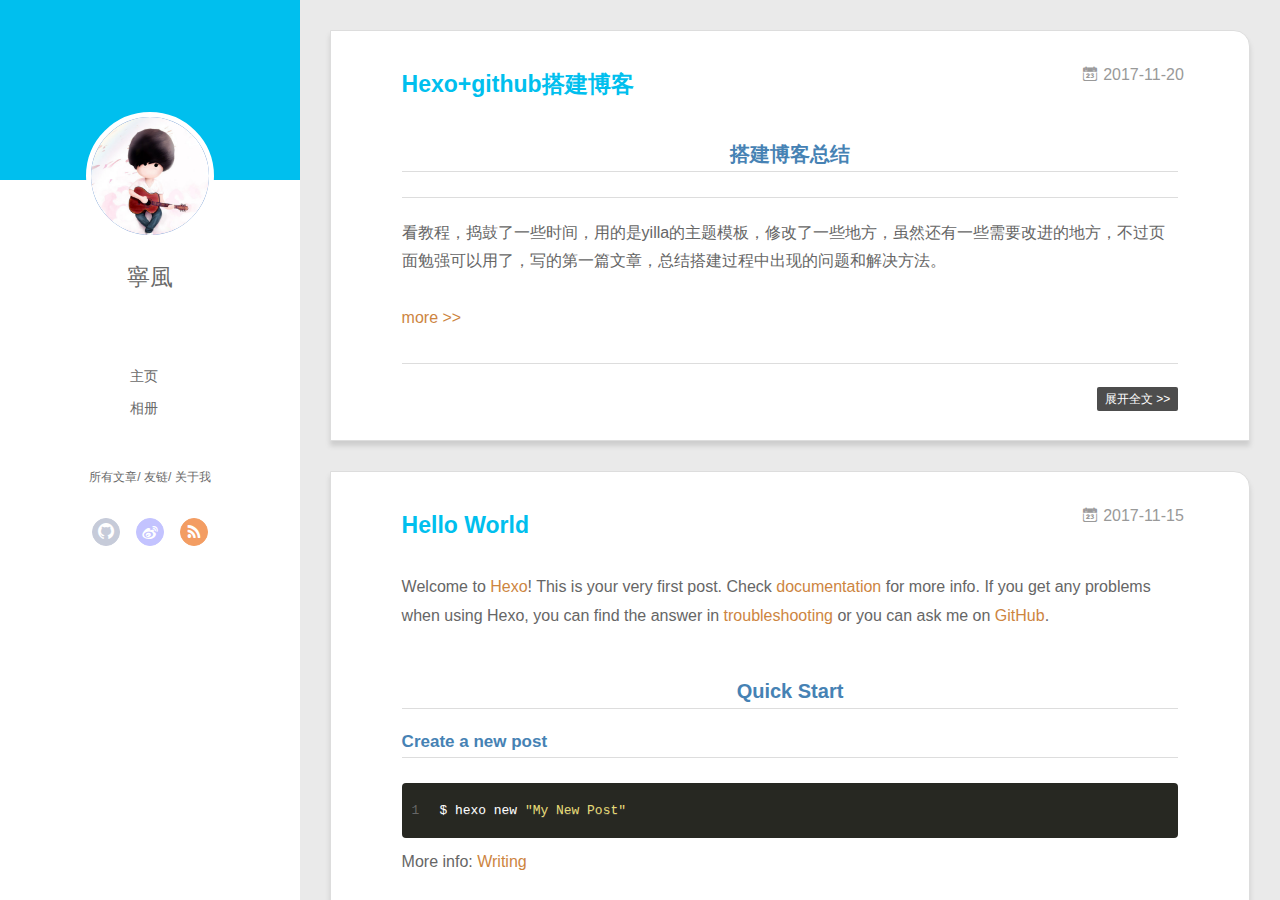
<file: index.html>
<!DOCTYPE html>
<html>
<head>
  <meta charset="utf-8">
  
  <meta name="renderer" content="webkit">
  <meta http-equiv="X-UA-Compatible" content="IE=edge" >
  <link rel="dns-prefetch" href="http://yoursite.com">
  <title>Hexo</title>
  <meta name="viewport" content="width=device-width, initial-scale=1, maximum-scale=1">
  <meta property="og:type" content="website">
<meta property="og:title" content="Hexo">
<meta property="og:url" content="http://yoursite.com/index.html">
<meta property="og:site_name" content="Hexo">
<meta name="twitter:card" content="summary">
<meta name="twitter:title" content="Hexo">
  
    <link rel="alternative" href="/atom.xml" title="Hexo" type="application/atom+xml">
  
  
    <link rel="icon" href="/images/favicon.ico">
  
  <link rel="stylesheet" type="text/css" href="/./main.0cf68a.css">
  <style type="text/css">
  
    #container.show {
      background: linear-gradient(200deg,#a0cfe4,#e8c37e);
    }
  </style>
  

  

</head>

<body>
  <div id="container" q-class="show:isCtnShow">
    <canvas id="anm-canvas" class="anm-canvas"></canvas>
    <div class="left-col" q-class="show:isShow">
      
<div class="overlay" style="background: #00BFEE"></div>
<div class="intrude-less">
	<header id="header" class="inner">
		<a href="/" class="profilepic">
			<img src="/images/ningfeng.png" class="js-avatar">
		</a>
		<hgroup>
		  <h1 class="header-author"><a href="/">寧風</a></h1>
		</hgroup>
		

		<nav class="header-menu">
			<ul>
			
				<li><a href="/">主页</a></li>
	        
				<li><a href="/photos">相册</a></li>
	        
			</ul>
		</nav>
		<nav class="header-smart-menu">
    		
    			
    			<a q-on="click: openSlider(e, 'innerArchive')" href="javascript:void(0)">所有文章</a>
    			
            
    			
    			<a q-on="click: openSlider(e, 'friends')" href="javascript:void(0)">友链</a>
    			
            
    			
    			<a q-on="click: openSlider(e, 'aboutme')" href="javascript:void(0)">关于我</a>
    			
            
		</nav>
		<nav class="header-nav">
			<div class="social">
				
					<a class="github" target="_blank" href="https://github.com/acningfeng" title="github"><i class="icon-github"></i></a>
		        
					<a class="weibo" target="_blank" href="#" title="weibo"><i class="icon-weibo"></i></a>
		        
					<a class="rss" target="_blank" href="#" title="rss"><i class="icon-rss"></i></a>
		        
			</div>
		</nav>
	</header>		
</div>

    </div>
    <div class="mid-col" q-class="show:isShow,hide:isShow|isFalse">
      
<nav id="mobile-nav">
  	<div class="overlay js-overlay" style="background: #00BFEE"></div>
	<div class="btnctn js-mobile-btnctn">
  		<div class="slider-trigger list" q-on="click: openSlider(e)"><i class="icon icon-sort"></i></div>
	</div>
	<div class="intrude-less">
		<header id="header" class="inner">
			<div class="profilepic">
				<img src="/images/ningfeng.png" class="js-avatar">
			</div>
			<hgroup>
			  <h1 class="header-author js-header-author">寧風</h1>
			</hgroup>
			
			
			
				
			
				
			
			
			
			<nav class="header-nav">
				<div class="social">
					
						<a class="github" target="_blank" href="https://github.com/acningfeng" title="github"><i class="icon-github"></i></a>
			        
						<a class="weibo" target="_blank" href="#" title="weibo"><i class="icon-weibo"></i></a>
			        
						<a class="rss" target="_blank" href="#" title="rss"><i class="icon-rss"></i></a>
			        
				</div>
			</nav>

			<nav class="header-menu js-header-menu">
				<ul style="width: 50%">
				
				
					<li style="width: 50%"><a href="/">主页</a></li>
		        
					<li style="width: 50%"><a href="/photos">相册</a></li>
		        
				</ul>
			</nav>
		</header>				
	</div>
	<div class="mobile-mask" style="display:none" q-show="isShow"></div>
</nav>

      <div id="wrapper" class="body-wrap">
        <div class="menu-l">
          <div class="canvas-wrap">
            <canvas data-colors="#eaeaea" data-sectionHeight="100" data-contentId="js-content" id="myCanvas1" class="anm-canvas"></canvas>
          </div>
          <div id="js-content" class="content-ll">
            
  
    <article id="post-Hexo-github搭建博客" class="article article-type-post  article-index" itemscope itemprop="blogPost">
  <div class="article-inner">
    
      <header class="article-header">
        
  
    <h1 itemprop="name">
      <a class="article-title" href="/2017/11/20/Hexo-github搭建博客/">Hexo+github搭建博客</a>
    </h1>
  

        
        <a href="/2017/11/20/Hexo-github搭建博客/" class="archive-article-date">
  	<time datetime="2017-11-20T14:10:24.000Z" itemprop="datePublished"><i class="icon-calendar icon"></i>2017-11-20</time>
</a>
        
      </header>
    
    <div class="article-entry" itemprop="articleBody">
      
        <h2 id="搭建博客总结"><a href="#搭建博客总结" class="headerlink" title="搭建博客总结"></a>搭建博客总结</h2><hr>
<p>看教程，捣鼓了一些时间，用的是yilla的主题模板，修改了一些地方，虽然还有一些需要改进的地方，不过页面勉强可以用了，写的第一篇文章，总结搭建过程中出现的问题和解决方法。</p>
        
          <a class="article-more-a" href="/2017/11/20/Hexo-github搭建博客/#more">more >></a>
        
      

      
    </div>
    <div class="article-info article-info-index">
      
      
      

      
        <p class="article-more-link">
          <a class="article-more-a" href="/2017/11/20/Hexo-github搭建博客/">展开全文 >></a>
        </p>
      

      
      <div class="clearfix"></div>
    </div>
  </div>
</article>

<aside class="wrap-side-operation">
    <div class="mod-side-operation">
        
        <div class="jump-container" id="js-jump-container" style="display:none;">
            <a href="javascript:void(0)" class="mod-side-operation__jump-to-top">
                <i class="icon-font icon-back"></i>
            </a>
            <div id="js-jump-plan-container" class="jump-plan-container" style="top: -11px;">
                <i class="icon-font icon-plane jump-plane"></i>
            </div>
        </div>
        
        
    </div>
</aside>




  
    <article id="post-hello-world" class="article article-type-post  article-index" itemscope itemprop="blogPost">
  <div class="article-inner">
    
      <header class="article-header">
        
  
    <h1 itemprop="name">
      <a class="article-title" href="/2017/11/15/hello-world/">Hello World</a>
    </h1>
  

        
        <a href="/2017/11/15/hello-world/" class="archive-article-date">
  	<time datetime="2017-11-15T11:35:29.869Z" itemprop="datePublished"><i class="icon-calendar icon"></i>2017-11-15</time>
</a>
        
      </header>
    
    <div class="article-entry" itemprop="articleBody">
      
        <p>Welcome to <a href="https://hexo.io/" target="_blank" rel="external">Hexo</a>! This is your very first post. Check <a href="https://hexo.io/docs/" target="_blank" rel="external">documentation</a> for more info. If you get any problems when using Hexo, you can find the answer in <a href="https://hexo.io/docs/troubleshooting.html" target="_blank" rel="external">troubleshooting</a> or you can ask me on <a href="https://github.com/hexojs/hexo/issues" target="_blank" rel="external">GitHub</a>.</p>
<h2 id="Quick-Start"><a href="#Quick-Start" class="headerlink" title="Quick Start"></a>Quick Start</h2><h3 id="Create-a-new-post"><a href="#Create-a-new-post" class="headerlink" title="Create a new post"></a>Create a new post</h3><figure class="highlight bash"><table><tr><td class="gutter"><pre><span class="line">1</span><br></pre></td><td class="code"><pre><span class="line">$ hexo new <span class="string">"My New Post"</span></span><br></pre></td></tr></table></figure>
<p>More info: <a href="https://hexo.io/docs/writing.html" target="_blank" rel="external">Writing</a></p>
<h3 id="Run-server"><a href="#Run-server" class="headerlink" title="Run server"></a>Run server</h3><figure class="highlight bash"><table><tr><td class="gutter"><pre><span class="line">1</span><br></pre></td><td class="code"><pre><span class="line">$ hexo server</span><br></pre></td></tr></table></figure>
<p>More info: <a href="https://hexo.io/docs/server.html" target="_blank" rel="external">Server</a></p>
<h3 id="Generate-static-files"><a href="#Generate-static-files" class="headerlink" title="Generate static files"></a>Generate static files</h3><figure class="highlight bash"><table><tr><td class="gutter"><pre><span class="line">1</span><br></pre></td><td class="code"><pre><span class="line">$ hexo generate</span><br></pre></td></tr></table></figure>
<p>More info: <a href="https://hexo.io/docs/generating.html" target="_blank" rel="external">Generating</a></p>
<h3 id="Deploy-to-remote-sites"><a href="#Deploy-to-remote-sites" class="headerlink" title="Deploy to remote sites"></a>Deploy to remote sites</h3><figure class="highlight bash"><table><tr><td class="gutter"><pre><span class="line">1</span><br></pre></td><td class="code"><pre><span class="line">$ hexo deploy</span><br></pre></td></tr></table></figure>
<p>More info: <a href="https://hexo.io/docs/deployment.html" target="_blank" rel="external">Deployment</a></p>

      

      
    </div>
    <div class="article-info article-info-index">
      
      
      

      
        <p class="article-more-link">
          <a class="article-more-a" href="/2017/11/15/hello-world/">展开全文 >></a>
        </p>
      

      
      <div class="clearfix"></div>
    </div>
  </div>
</article>

<aside class="wrap-side-operation">
    <div class="mod-side-operation">
        
        <div class="jump-container" id="js-jump-container" style="display:none;">
            <a href="javascript:void(0)" class="mod-side-operation__jump-to-top">
                <i class="icon-font icon-back"></i>
            </a>
            <div id="js-jump-plan-container" class="jump-plan-container" style="top: -11px;">
                <i class="icon-font icon-plane jump-plane"></i>
            </div>
        </div>
        
        
    </div>
</aside>




  
  


          </div>
        </div>
      </div>
      <footer id="footer">
  <div class="outer">
    <div id="footer-info">
    	<div class="footer-left">
    		&copy; 2017 Hexo
    	</div>
      	<div class="footer-right">
      		<a href="http://hexo.io/" target="_blank">Hexo</a>  Theme 
      	</div>
    </div>
  </div>
</footer>
    </div>
    <script>
	var yiliaConfig = {
		mathjax: false,
		isHome: true,
		isPost: false,
		isArchive: false,
		isTag: false,
		isCategory: false,
		open_in_new: false,
		toc_hide_index: true,
		root: "/",
		innerArchive: true,
		showTags: false
	}
</script>

<script>!function(t){function n(e){if(r[e])return r[e].exports;var i=r[e]={exports:{},id:e,loaded:!1};return t[e].call(i.exports,i,i.exports,n),i.loaded=!0,i.exports}var r={};n.m=t,n.c=r,n.p="./",n(0)}([function(t,n,r){r(195),t.exports=r(191)},function(t,n,r){var e=r(3),i=r(52),o=r(27),u=r(28),c=r(53),f="prototype",a=function(t,n,r){var s,l,h,v,p=t&a.F,d=t&a.G,y=t&a.S,g=t&a.P,b=t&a.B,m=d?e:y?e[n]||(e[n]={}):(e[n]||{})[f],x=d?i:i[n]||(i[n]={}),w=x[f]||(x[f]={});d&&(r=n);for(s in r)l=!p&&m&&void 0!==m[s],h=(l?m:r)[s],v=b&&l?c(h,e):g&&"function"==typeof h?c(Function.call,h):h,m&&u(m,s,h,t&a.U),x[s]!=h&&o(x,s,v),g&&w[s]!=h&&(w[s]=h)};e.core=i,a.F=1,a.G=2,a.S=4,a.P=8,a.B=16,a.W=32,a.U=64,a.R=128,t.exports=a},function(t,n,r){var e=r(6);t.exports=function(t){if(!e(t))throw TypeError(t+" is not an object!");return t}},function(t,n){var r=t.exports="undefined"!=typeof window&&window.Math==Math?window:"undefined"!=typeof self&&self.Math==Math?self:Function("return this")();"number"==typeof __g&&(__g=r)},function(t,n){t.exports=function(t){try{return!!t()}catch(t){return!0}}},function(t,n){var r=t.exports="undefined"!=typeof window&&window.Math==Math?window:"undefined"!=typeof self&&self.Math==Math?self:Function("return this")();"number"==typeof __g&&(__g=r)},function(t,n){t.exports=function(t){return"object"==typeof t?null!==t:"function"==typeof t}},function(t,n,r){var e=r(126)("wks"),i=r(76),o=r(3).Symbol,u="function"==typeof o;(t.exports=function(t){return e[t]||(e[t]=u&&o[t]||(u?o:i)("Symbol."+t))}).store=e},function(t,n){var r={}.hasOwnProperty;t.exports=function(t,n){return r.call(t,n)}},function(t,n,r){var e=r(94),i=r(33);t.exports=function(t){return e(i(t))}},function(t,n,r){t.exports=!r(4)(function(){return 7!=Object.defineProperty({},"a",{get:function(){return 7}}).a})},function(t,n,r){var e=r(2),i=r(167),o=r(50),u=Object.defineProperty;n.f=r(10)?Object.defineProperty:function(t,n,r){if(e(t),n=o(n,!0),e(r),i)try{return u(t,n,r)}catch(t){}if("get"in r||"set"in r)throw TypeError("Accessors not supported!");return"value"in r&&(t[n]=r.value),t}},function(t,n,r){t.exports=!r(18)(function(){return 7!=Object.defineProperty({},"a",{get:function(){return 7}}).a})},function(t,n,r){var e=r(14),i=r(22);t.exports=r(12)?function(t,n,r){return e.f(t,n,i(1,r))}:function(t,n,r){return t[n]=r,t}},function(t,n,r){var e=r(20),i=r(58),o=r(42),u=Object.defineProperty;n.f=r(12)?Object.defineProperty:function(t,n,r){if(e(t),n=o(n,!0),e(r),i)try{return u(t,n,r)}catch(t){}if("get"in r||"set"in r)throw TypeError("Accessors not supported!");return"value"in r&&(t[n]=r.value),t}},function(t,n,r){var e=r(40)("wks"),i=r(23),o=r(5).Symbol,u="function"==typeof o;(t.exports=function(t){return e[t]||(e[t]=u&&o[t]||(u?o:i)("Symbol."+t))}).store=e},function(t,n,r){var e=r(67),i=Math.min;t.exports=function(t){return t>0?i(e(t),9007199254740991):0}},function(t,n,r){var e=r(46);t.exports=function(t){return Object(e(t))}},function(t,n){t.exports=function(t){try{return!!t()}catch(t){return!0}}},function(t,n,r){var e=r(63),i=r(34);t.exports=Object.keys||function(t){return e(t,i)}},function(t,n,r){var e=r(21);t.exports=function(t){if(!e(t))throw TypeError(t+" is not an object!");return t}},function(t,n){t.exports=function(t){return"object"==typeof t?null!==t:"function"==typeof t}},function(t,n){t.exports=function(t,n){return{enumerable:!(1&t),configurable:!(2&t),writable:!(4&t),value:n}}},function(t,n){var r=0,e=Math.random();t.exports=function(t){return"Symbol(".concat(void 0===t?"":t,")_",(++r+e).toString(36))}},function(t,n){var r={}.hasOwnProperty;t.exports=function(t,n){return r.call(t,n)}},function(t,n){var r=t.exports={version:"2.4.0"};"number"==typeof __e&&(__e=r)},function(t,n){t.exports=function(t){if("function"!=typeof t)throw TypeError(t+" is not a function!");return t}},function(t,n,r){var e=r(11),i=r(66);t.exports=r(10)?function(t,n,r){return e.f(t,n,i(1,r))}:function(t,n,r){return t[n]=r,t}},function(t,n,r){var e=r(3),i=r(27),o=r(24),u=r(76)("src"),c="toString",f=Function[c],a=(""+f).split(c);r(52).inspectSource=function(t){return f.call(t)},(t.exports=function(t,n,r,c){var f="function"==typeof r;f&&(o(r,"name")||i(r,"name",n)),t[n]!==r&&(f&&(o(r,u)||i(r,u,t[n]?""+t[n]:a.join(String(n)))),t===e?t[n]=r:c?t[n]?t[n]=r:i(t,n,r):(delete t[n],i(t,n,r)))})(Function.prototype,c,function(){return"function"==typeof this&&this[u]||f.call(this)})},function(t,n,r){var e=r(1),i=r(4),o=r(46),u=function(t,n,r,e){var i=String(o(t)),u="<"+n;return""!==r&&(u+=" "+r+'="'+String(e).replace(/"/g,"&quot;")+'"'),u+">"+i+"</"+n+">"};t.exports=function(t,n){var r={};r[t]=n(u),e(e.P+e.F*i(function(){var n=""[t]('"');return n!==n.toLowerCase()||n.split('"').length>3}),"String",r)}},function(t,n,r){var e=r(115),i=r(46);t.exports=function(t){return e(i(t))}},function(t,n,r){var e=r(116),i=r(66),o=r(30),u=r(50),c=r(24),f=r(167),a=Object.getOwnPropertyDescriptor;n.f=r(10)?a:function(t,n){if(t=o(t),n=u(n,!0),f)try{return a(t,n)}catch(t){}if(c(t,n))return i(!e.f.call(t,n),t[n])}},function(t,n,r){var e=r(24),i=r(17),o=r(145)("IE_PROTO"),u=Object.prototype;t.exports=Object.getPrototypeOf||function(t){return t=i(t),e(t,o)?t[o]:"function"==typeof t.constructor&&t instanceof t.constructor?t.constructor.prototype:t instanceof Object?u:null}},function(t,n){t.exports=function(t){if(void 0==t)throw TypeError("Can't call method on  "+t);return t}},function(t,n){t.exports="constructor,hasOwnProperty,isPrototypeOf,propertyIsEnumerable,toLocaleString,toString,valueOf".split(",")},function(t,n){t.exports={}},function(t,n){t.exports=!0},function(t,n){n.f={}.propertyIsEnumerable},function(t,n,r){var e=r(14).f,i=r(8),o=r(15)("toStringTag");t.exports=function(t,n,r){t&&!i(t=r?t:t.prototype,o)&&e(t,o,{configurable:!0,value:n})}},function(t,n,r){var e=r(40)("keys"),i=r(23);t.exports=function(t){return e[t]||(e[t]=i(t))}},function(t,n,r){var e=r(5),i="__core-js_shared__",o=e[i]||(e[i]={});t.exports=function(t){return o[t]||(o[t]={})}},function(t,n){var r=Math.ceil,e=Math.floor;t.exports=function(t){return isNaN(t=+t)?0:(t>0?e:r)(t)}},function(t,n,r){var e=r(21);t.exports=function(t,n){if(!e(t))return t;var r,i;if(n&&"function"==typeof(r=t.toString)&&!e(i=r.call(t)))return i;if("function"==typeof(r=t.valueOf)&&!e(i=r.call(t)))return i;if(!n&&"function"==typeof(r=t.toString)&&!e(i=r.call(t)))return i;throw TypeError("Can't convert object to primitive value")}},function(t,n,r){var e=r(5),i=r(25),o=r(36),u=r(44),c=r(14).f;t.exports=function(t){var n=i.Symbol||(i.Symbol=o?{}:e.Symbol||{});"_"==t.charAt(0)||t in n||c(n,t,{value:u.f(t)})}},function(t,n,r){n.f=r(15)},function(t,n){var r={}.toString;t.exports=function(t){return r.call(t).slice(8,-1)}},function(t,n){t.exports=function(t){if(void 0==t)throw TypeError("Can't call method on  "+t);return t}},function(t,n,r){var e=r(4);t.exports=function(t,n){return!!t&&e(function(){n?t.call(null,function(){},1):t.call(null)})}},function(t,n,r){var e=r(53),i=r(115),o=r(17),u=r(16),c=r(203);t.exports=function(t,n){var r=1==t,f=2==t,a=3==t,s=4==t,l=6==t,h=5==t||l,v=n||c;return function(n,c,p){for(var d,y,g=o(n),b=i(g),m=e(c,p,3),x=u(b.length),w=0,S=r?v(n,x):f?v(n,0):void 0;x>w;w++)if((h||w in b)&&(d=b[w],y=m(d,w,g),t))if(r)S[w]=y;else if(y)switch(t){case 3:return!0;case 5:return d;case 6:return w;case 2:S.push(d)}else if(s)return!1;return l?-1:a||s?s:S}}},function(t,n,r){var e=r(1),i=r(52),o=r(4);t.exports=function(t,n){var r=(i.Object||{})[t]||Object[t],u={};u[t]=n(r),e(e.S+e.F*o(function(){r(1)}),"Object",u)}},function(t,n,r){var e=r(6);t.exports=function(t,n){if(!e(t))return t;var r,i;if(n&&"function"==typeof(r=t.toString)&&!e(i=r.call(t)))return i;if("function"==typeof(r=t.valueOf)&&!e(i=r.call(t)))return i;if(!n&&"function"==typeof(r=t.toString)&&!e(i=r.call(t)))return i;throw TypeError("Can't convert object to primitive value")}},function(t,n,r){var e=r(5),i=r(25),o=r(91),u=r(13),c="prototype",f=function(t,n,r){var a,s,l,h=t&f.F,v=t&f.G,p=t&f.S,d=t&f.P,y=t&f.B,g=t&f.W,b=v?i:i[n]||(i[n]={}),m=b[c],x=v?e:p?e[n]:(e[n]||{})[c];v&&(r=n);for(a in r)(s=!h&&x&&void 0!==x[a])&&a in b||(l=s?x[a]:r[a],b[a]=v&&"function"!=typeof x[a]?r[a]:y&&s?o(l,e):g&&x[a]==l?function(t){var n=function(n,r,e){if(this instanceof t){switch(arguments.length){case 0:return new t;case 1:return new t(n);case 2:return new t(n,r)}return new t(n,r,e)}return t.apply(this,arguments)};return n[c]=t[c],n}(l):d&&"function"==typeof l?o(Function.call,l):l,d&&((b.virtual||(b.virtual={}))[a]=l,t&f.R&&m&&!m[a]&&u(m,a,l)))};f.F=1,f.G=2,f.S=4,f.P=8,f.B=16,f.W=32,f.U=64,f.R=128,t.exports=f},function(t,n){var r=t.exports={version:"2.4.0"};"number"==typeof __e&&(__e=r)},function(t,n,r){var e=r(26);t.exports=function(t,n,r){if(e(t),void 0===n)return t;switch(r){case 1:return function(r){return t.call(n,r)};case 2:return function(r,e){return t.call(n,r,e)};case 3:return function(r,e,i){return t.call(n,r,e,i)}}return function(){return t.apply(n,arguments)}}},function(t,n,r){var e=r(183),i=r(1),o=r(126)("metadata"),u=o.store||(o.store=new(r(186))),c=function(t,n,r){var i=u.get(t);if(!i){if(!r)return;u.set(t,i=new e)}var o=i.get(n);if(!o){if(!r)return;i.set(n,o=new e)}return o},f=function(t,n,r){var e=c(n,r,!1);return void 0!==e&&e.has(t)},a=function(t,n,r){var e=c(n,r,!1);return void 0===e?void 0:e.get(t)},s=function(t,n,r,e){c(r,e,!0).set(t,n)},l=function(t,n){var r=c(t,n,!1),e=[];return r&&r.forEach(function(t,n){e.push(n)}),e},h=function(t){return void 0===t||"symbol"==typeof t?t:String(t)},v=function(t){i(i.S,"Reflect",t)};t.exports={store:u,map:c,has:f,get:a,set:s,keys:l,key:h,exp:v}},function(t,n,r){"use strict";if(r(10)){var e=r(69),i=r(3),o=r(4),u=r(1),c=r(127),f=r(152),a=r(53),s=r(68),l=r(66),h=r(27),v=r(73),p=r(67),d=r(16),y=r(75),g=r(50),b=r(24),m=r(180),x=r(114),w=r(6),S=r(17),_=r(137),O=r(70),E=r(32),P=r(71).f,j=r(154),F=r(76),M=r(7),A=r(48),N=r(117),T=r(146),I=r(155),k=r(80),L=r(123),R=r(74),C=r(130),D=r(160),U=r(11),W=r(31),G=U.f,B=W.f,V=i.RangeError,z=i.TypeError,q=i.Uint8Array,K="ArrayBuffer",J="Shared"+K,Y="BYTES_PER_ELEMENT",H="prototype",$=Array[H],X=f.ArrayBuffer,Q=f.DataView,Z=A(0),tt=A(2),nt=A(3),rt=A(4),et=A(5),it=A(6),ot=N(!0),ut=N(!1),ct=I.values,ft=I.keys,at=I.entries,st=$.lastIndexOf,lt=$.reduce,ht=$.reduceRight,vt=$.join,pt=$.sort,dt=$.slice,yt=$.toString,gt=$.toLocaleString,bt=M("iterator"),mt=M("toStringTag"),xt=F("typed_constructor"),wt=F("def_constructor"),St=c.CONSTR,_t=c.TYPED,Ot=c.VIEW,Et="Wrong length!",Pt=A(1,function(t,n){return Tt(T(t,t[wt]),n)}),jt=o(function(){return 1===new q(new Uint16Array([1]).buffer)[0]}),Ft=!!q&&!!q[H].set&&o(function(){new q(1).set({})}),Mt=function(t,n){if(void 0===t)throw z(Et);var r=+t,e=d(t);if(n&&!m(r,e))throw V(Et);return e},At=function(t,n){var r=p(t);if(r<0||r%n)throw V("Wrong offset!");return r},Nt=function(t){if(w(t)&&_t in t)return t;throw z(t+" is not a typed array!")},Tt=function(t,n){if(!(w(t)&&xt in t))throw z("It is not a typed array constructor!");return new t(n)},It=function(t,n){return kt(T(t,t[wt]),n)},kt=function(t,n){for(var r=0,e=n.length,i=Tt(t,e);e>r;)i[r]=n[r++];return i},Lt=function(t,n,r){G(t,n,{get:function(){return this._d[r]}})},Rt=function(t){var n,r,e,i,o,u,c=S(t),f=arguments.length,s=f>1?arguments[1]:void 0,l=void 0!==s,h=j(c);if(void 0!=h&&!_(h)){for(u=h.call(c),e=[],n=0;!(o=u.next()).done;n++)e.push(o.value);c=e}for(l&&f>2&&(s=a(s,arguments[2],2)),n=0,r=d(c.length),i=Tt(this,r);r>n;n++)i[n]=l?s(c[n],n):c[n];return i},Ct=function(){for(var t=0,n=arguments.length,r=Tt(this,n);n>t;)r[t]=arguments[t++];return r},Dt=!!q&&o(function(){gt.call(new q(1))}),Ut=function(){return gt.apply(Dt?dt.call(Nt(this)):Nt(this),arguments)},Wt={copyWithin:function(t,n){return D.call(Nt(this),t,n,arguments.length>2?arguments[2]:void 0)},every:function(t){return rt(Nt(this),t,arguments.length>1?arguments[1]:void 0)},fill:function(t){return C.apply(Nt(this),arguments)},filter:function(t){return It(this,tt(Nt(this),t,arguments.length>1?arguments[1]:void 0))},find:function(t){return et(Nt(this),t,arguments.length>1?arguments[1]:void 0)},findIndex:function(t){return it(Nt(this),t,arguments.length>1?arguments[1]:void 0)},forEach:function(t){Z(Nt(this),t,arguments.length>1?arguments[1]:void 0)},indexOf:function(t){return ut(Nt(this),t,arguments.length>1?arguments[1]:void 0)},includes:function(t){return ot(Nt(this),t,arguments.length>1?arguments[1]:void 0)},join:function(t){return vt.apply(Nt(this),arguments)},lastIndexOf:function(t){return st.apply(Nt(this),arguments)},map:function(t){return Pt(Nt(this),t,arguments.length>1?arguments[1]:void 0)},reduce:function(t){return lt.apply(Nt(this),arguments)},reduceRight:function(t){return ht.apply(Nt(this),arguments)},reverse:function(){for(var t,n=this,r=Nt(n).length,e=Math.floor(r/2),i=0;i<e;)t=n[i],n[i++]=n[--r],n[r]=t;return n},some:function(t){return nt(Nt(this),t,arguments.length>1?arguments[1]:void 0)},sort:function(t){return pt.call(Nt(this),t)},subarray:function(t,n){var r=Nt(this),e=r.length,i=y(t,e);return new(T(r,r[wt]))(r.buffer,r.byteOffset+i*r.BYTES_PER_ELEMENT,d((void 0===n?e:y(n,e))-i))}},Gt=function(t,n){return It(this,dt.call(Nt(this),t,n))},Bt=function(t){Nt(this);var n=At(arguments[1],1),r=this.length,e=S(t),i=d(e.length),o=0;if(i+n>r)throw V(Et);for(;o<i;)this[n+o]=e[o++]},Vt={entries:function(){return at.call(Nt(this))},keys:function(){return ft.call(Nt(this))},values:function(){return ct.call(Nt(this))}},zt=function(t,n){return w(t)&&t[_t]&&"symbol"!=typeof n&&n in t&&String(+n)==String(n)},qt=function(t,n){return zt(t,n=g(n,!0))?l(2,t[n]):B(t,n)},Kt=function(t,n,r){return!(zt(t,n=g(n,!0))&&w(r)&&b(r,"value"))||b(r,"get")||b(r,"set")||r.configurable||b(r,"writable")&&!r.writable||b(r,"enumerable")&&!r.enumerable?G(t,n,r):(t[n]=r.value,t)};St||(W.f=qt,U.f=Kt),u(u.S+u.F*!St,"Object",{getOwnPropertyDescriptor:qt,defineProperty:Kt}),o(function(){yt.call({})})&&(yt=gt=function(){return vt.call(this)});var Jt=v({},Wt);v(Jt,Vt),h(Jt,bt,Vt.values),v(Jt,{slice:Gt,set:Bt,constructor:function(){},toString:yt,toLocaleString:Ut}),Lt(Jt,"buffer","b"),Lt(Jt,"byteOffset","o"),Lt(Jt,"byteLength","l"),Lt(Jt,"length","e"),G(Jt,mt,{get:function(){return this[_t]}}),t.exports=function(t,n,r,f){f=!!f;var a=t+(f?"Clamped":"")+"Array",l="Uint8Array"!=a,v="get"+t,p="set"+t,y=i[a],g=y||{},b=y&&E(y),m=!y||!c.ABV,S={},_=y&&y[H],j=function(t,r){var e=t._d;return e.v[v](r*n+e.o,jt)},F=function(t,r,e){var i=t._d;f&&(e=(e=Math.round(e))<0?0:e>255?255:255&e),i.v[p](r*n+i.o,e,jt)},M=function(t,n){G(t,n,{get:function(){return j(this,n)},set:function(t){return F(this,n,t)},enumerable:!0})};m?(y=r(function(t,r,e,i){s(t,y,a,"_d");var o,u,c,f,l=0,v=0;if(w(r)){if(!(r instanceof X||(f=x(r))==K||f==J))return _t in r?kt(y,r):Rt.call(y,r);o=r,v=At(e,n);var p=r.byteLength;if(void 0===i){if(p%n)throw V(Et);if((u=p-v)<0)throw V(Et)}else if((u=d(i)*n)+v>p)throw V(Et);c=u/n}else c=Mt(r,!0),u=c*n,o=new X(u);for(h(t,"_d",{b:o,o:v,l:u,e:c,v:new Q(o)});l<c;)M(t,l++)}),_=y[H]=O(Jt),h(_,"constructor",y)):L(function(t){new y(null),new y(t)},!0)||(y=r(function(t,r,e,i){s(t,y,a);var o;return w(r)?r instanceof X||(o=x(r))==K||o==J?void 0!==i?new g(r,At(e,n),i):void 0!==e?new g(r,At(e,n)):new g(r):_t in r?kt(y,r):Rt.call(y,r):new g(Mt(r,l))}),Z(b!==Function.prototype?P(g).concat(P(b)):P(g),function(t){t in y||h(y,t,g[t])}),y[H]=_,e||(_.constructor=y));var A=_[bt],N=!!A&&("values"==A.name||void 0==A.name),T=Vt.values;h(y,xt,!0),h(_,_t,a),h(_,Ot,!0),h(_,wt,y),(f?new y(1)[mt]==a:mt in _)||G(_,mt,{get:function(){return a}}),S[a]=y,u(u.G+u.W+u.F*(y!=g),S),u(u.S,a,{BYTES_PER_ELEMENT:n,from:Rt,of:Ct}),Y in _||h(_,Y,n),u(u.P,a,Wt),R(a),u(u.P+u.F*Ft,a,{set:Bt}),u(u.P+u.F*!N,a,Vt),u(u.P+u.F*(_.toString!=yt),a,{toString:yt}),u(u.P+u.F*o(function(){new y(1).slice()}),a,{slice:Gt}),u(u.P+u.F*(o(function(){return[1,2].toLocaleString()!=new y([1,2]).toLocaleString()})||!o(function(){_.toLocaleString.call([1,2])})),a,{toLocaleString:Ut}),k[a]=N?A:T,e||N||h(_,bt,T)}}else t.exports=function(){}},function(t,n){var r={}.toString;t.exports=function(t){return r.call(t).slice(8,-1)}},function(t,n,r){var e=r(21),i=r(5).document,o=e(i)&&e(i.createElement);t.exports=function(t){return o?i.createElement(t):{}}},function(t,n,r){t.exports=!r(12)&&!r(18)(function(){return 7!=Object.defineProperty(r(57)("div"),"a",{get:function(){return 7}}).a})},function(t,n,r){"use strict";var e=r(36),i=r(51),o=r(64),u=r(13),c=r(8),f=r(35),a=r(96),s=r(38),l=r(103),h=r(15)("iterator"),v=!([].keys&&"next"in[].keys()),p="keys",d="values",y=function(){return this};t.exports=function(t,n,r,g,b,m,x){a(r,n,g);var w,S,_,O=function(t){if(!v&&t in F)return F[t];switch(t){case p:case d:return function(){return new r(this,t)}}return function(){return new r(this,t)}},E=n+" Iterator",P=b==d,j=!1,F=t.prototype,M=F[h]||F["@@iterator"]||b&&F[b],A=M||O(b),N=b?P?O("entries"):A:void 0,T="Array"==n?F.entries||M:M;if(T&&(_=l(T.call(new t)))!==Object.prototype&&(s(_,E,!0),e||c(_,h)||u(_,h,y)),P&&M&&M.name!==d&&(j=!0,A=function(){return M.call(this)}),e&&!x||!v&&!j&&F[h]||u(F,h,A),f[n]=A,f[E]=y,b)if(w={values:P?A:O(d),keys:m?A:O(p),entries:N},x)for(S in w)S in F||o(F,S,w[S]);else i(i.P+i.F*(v||j),n,w);return w}},function(t,n,r){var e=r(20),i=r(100),o=r(34),u=r(39)("IE_PROTO"),c=function(){},f="prototype",a=function(){var t,n=r(57)("iframe"),e=o.length;for(n.style.display="none",r(93).appendChild(n),n.src="javascript:",t=n.contentWindow.document,t.open(),t.write("<script>document.F=Object<\/script>"),t.close(),a=t.F;e--;)delete a[f][o[e]];return a()};t.exports=Object.create||function(t,n){var r;return null!==t?(c[f]=e(t),r=new c,c[f]=null,r[u]=t):r=a(),void 0===n?r:i(r,n)}},function(t,n,r){var e=r(63),i=r(34).concat("length","prototype");n.f=Object.getOwnPropertyNames||function(t){return e(t,i)}},function(t,n){n.f=Object.getOwnPropertySymbols},function(t,n,r){var e=r(8),i=r(9),o=r(90)(!1),u=r(39)("IE_PROTO");t.exports=function(t,n){var r,c=i(t),f=0,a=[];for(r in c)r!=u&&e(c,r)&&a.push(r);for(;n.length>f;)e(c,r=n[f++])&&(~o(a,r)||a.push(r));return a}},function(t,n,r){t.exports=r(13)},function(t,n,r){var e=r(76)("meta"),i=r(6),o=r(24),u=r(11).f,c=0,f=Object.isExtensible||function(){return!0},a=!r(4)(function(){return f(Object.preventExtensions({}))}),s=function(t){u(t,e,{value:{i:"O"+ ++c,w:{}}})},l=function(t,n){if(!i(t))return"symbol"==typeof t?t:("string"==typeof t?"S":"P")+t;if(!o(t,e)){if(!f(t))return"F";if(!n)return"E";s(t)}return t[e].i},h=function(t,n){if(!o(t,e)){if(!f(t))return!0;if(!n)return!1;s(t)}return t[e].w},v=function(t){return a&&p.NEED&&f(t)&&!o(t,e)&&s(t),t},p=t.exports={KEY:e,NEED:!1,fastKey:l,getWeak:h,onFreeze:v}},function(t,n){t.exports=function(t,n){return{enumerable:!(1&t),configurable:!(2&t),writable:!(4&t),value:n}}},function(t,n){var r=Math.ceil,e=Math.floor;t.exports=function(t){return isNaN(t=+t)?0:(t>0?e:r)(t)}},function(t,n){t.exports=function(t,n,r,e){if(!(t instanceof n)||void 0!==e&&e in t)throw TypeError(r+": incorrect invocation!");return t}},function(t,n){t.exports=!1},function(t,n,r){var e=r(2),i=r(173),o=r(133),u=r(145)("IE_PROTO"),c=function(){},f="prototype",a=function(){var t,n=r(132)("iframe"),e=o.length;for(n.style.display="none",r(135).appendChild(n),n.src="javascript:",t=n.contentWindow.document,t.open(),t.write("<script>document.F=Object<\/script>"),t.close(),a=t.F;e--;)delete a[f][o[e]];return a()};t.exports=Object.create||function(t,n){var r;return null!==t?(c[f]=e(t),r=new c,c[f]=null,r[u]=t):r=a(),void 0===n?r:i(r,n)}},function(t,n,r){var e=r(175),i=r(133).concat("length","prototype");n.f=Object.getOwnPropertyNames||function(t){return e(t,i)}},function(t,n,r){var e=r(175),i=r(133);t.exports=Object.keys||function(t){return e(t,i)}},function(t,n,r){var e=r(28);t.exports=function(t,n,r){for(var i in n)e(t,i,n[i],r);return t}},function(t,n,r){"use strict";var e=r(3),i=r(11),o=r(10),u=r(7)("species");t.exports=function(t){var n=e[t];o&&n&&!n[u]&&i.f(n,u,{configurable:!0,get:function(){return this}})}},function(t,n,r){var e=r(67),i=Math.max,o=Math.min;t.exports=function(t,n){return t=e(t),t<0?i(t+n,0):o(t,n)}},function(t,n){var r=0,e=Math.random();t.exports=function(t){return"Symbol(".concat(void 0===t?"":t,")_",(++r+e).toString(36))}},function(t,n,r){var e=r(33);t.exports=function(t){return Object(e(t))}},function(t,n,r){var e=r(7)("unscopables"),i=Array.prototype;void 0==i[e]&&r(27)(i,e,{}),t.exports=function(t){i[e][t]=!0}},function(t,n,r){var e=r(53),i=r(169),o=r(137),u=r(2),c=r(16),f=r(154),a={},s={},n=t.exports=function(t,n,r,l,h){var v,p,d,y,g=h?function(){return t}:f(t),b=e(r,l,n?2:1),m=0;if("function"!=typeof g)throw TypeError(t+" is not iterable!");if(o(g)){for(v=c(t.length);v>m;m++)if((y=n?b(u(p=t[m])[0],p[1]):b(t[m]))===a||y===s)return y}else for(d=g.call(t);!(p=d.next()).done;)if((y=i(d,b,p.value,n))===a||y===s)return y};n.BREAK=a,n.RETURN=s},function(t,n){t.exports={}},function(t,n,r){var e=r(11).f,i=r(24),o=r(7)("toStringTag");t.exports=function(t,n,r){t&&!i(t=r?t:t.prototype,o)&&e(t,o,{configurable:!0,value:n})}},function(t,n,r){var e=r(1),i=r(46),o=r(4),u=r(150),c="["+u+"]",f="​",a=RegExp("^"+c+c+"*"),s=RegExp(c+c+"*$"),l=function(t,n,r){var i={},c=o(function(){return!!u[t]()||f[t]()!=f}),a=i[t]=c?n(h):u[t];r&&(i[r]=a),e(e.P+e.F*c,"String",i)},h=l.trim=function(t,n){return t=String(i(t)),1&n&&(t=t.replace(a,"")),2&n&&(t=t.replace(s,"")),t};t.exports=l},function(t,n,r){t.exports={default:r(86),__esModule:!0}},function(t,n,r){t.exports={default:r(87),__esModule:!0}},function(t,n,r){"use strict";function e(t){return t&&t.__esModule?t:{default:t}}n.__esModule=!0;var i=r(84),o=e(i),u=r(83),c=e(u),f="function"==typeof c.default&&"symbol"==typeof o.default?function(t){return typeof t}:function(t){return t&&"function"==typeof c.default&&t.constructor===c.default&&t!==c.default.prototype?"symbol":typeof t};n.default="function"==typeof c.default&&"symbol"===f(o.default)?function(t){return void 0===t?"undefined":f(t)}:function(t){return t&&"function"==typeof c.default&&t.constructor===c.default&&t!==c.default.prototype?"symbol":void 0===t?"undefined":f(t)}},function(t,n,r){r(110),r(108),r(111),r(112),t.exports=r(25).Symbol},function(t,n,r){r(109),r(113),t.exports=r(44).f("iterator")},function(t,n){t.exports=function(t){if("function"!=typeof t)throw TypeError(t+" is not a function!");return t}},function(t,n){t.exports=function(){}},function(t,n,r){var e=r(9),i=r(106),o=r(105);t.exports=function(t){return function(n,r,u){var c,f=e(n),a=i(f.length),s=o(u,a);if(t&&r!=r){for(;a>s;)if((c=f[s++])!=c)return!0}else for(;a>s;s++)if((t||s in f)&&f[s]===r)return t||s||0;return!t&&-1}}},function(t,n,r){var e=r(88);t.exports=function(t,n,r){if(e(t),void 0===n)return t;switch(r){case 1:return function(r){return t.call(n,r)};case 2:return function(r,e){return t.call(n,r,e)};case 3:return function(r,e,i){return t.call(n,r,e,i)}}return function(){return t.apply(n,arguments)}}},function(t,n,r){var e=r(19),i=r(62),o=r(37);t.exports=function(t){var n=e(t),r=i.f;if(r)for(var u,c=r(t),f=o.f,a=0;c.length>a;)f.call(t,u=c[a++])&&n.push(u);return n}},function(t,n,r){t.exports=r(5).document&&document.documentElement},function(t,n,r){var e=r(56);t.exports=Object("z").propertyIsEnumerable(0)?Object:function(t){return"String"==e(t)?t.split(""):Object(t)}},function(t,n,r){var e=r(56);t.exports=Array.isArray||function(t){return"Array"==e(t)}},function(t,n,r){"use strict";var e=r(60),i=r(22),o=r(38),u={};r(13)(u,r(15)("iterator"),function(){return this}),t.exports=function(t,n,r){t.prototype=e(u,{next:i(1,r)}),o(t,n+" Iterator")}},function(t,n){t.exports=function(t,n){return{value:n,done:!!t}}},function(t,n,r){var e=r(19),i=r(9);t.exports=function(t,n){for(var r,o=i(t),u=e(o),c=u.length,f=0;c>f;)if(o[r=u[f++]]===n)return r}},function(t,n,r){var e=r(23)("meta"),i=r(21),o=r(8),u=r(14).f,c=0,f=Object.isExtensible||function(){return!0},a=!r(18)(function(){return f(Object.preventExtensions({}))}),s=function(t){u(t,e,{value:{i:"O"+ ++c,w:{}}})},l=function(t,n){if(!i(t))return"symbol"==typeof t?t:("string"==typeof t?"S":"P")+t;if(!o(t,e)){if(!f(t))return"F";if(!n)return"E";s(t)}return t[e].i},h=function(t,n){if(!o(t,e)){if(!f(t))return!0;if(!n)return!1;s(t)}return t[e].w},v=function(t){return a&&p.NEED&&f(t)&&!o(t,e)&&s(t),t},p=t.exports={KEY:e,NEED:!1,fastKey:l,getWeak:h,onFreeze:v}},function(t,n,r){var e=r(14),i=r(20),o=r(19);t.exports=r(12)?Object.defineProperties:function(t,n){i(t);for(var r,u=o(n),c=u.length,f=0;c>f;)e.f(t,r=u[f++],n[r]);return t}},function(t,n,r){var e=r(37),i=r(22),o=r(9),u=r(42),c=r(8),f=r(58),a=Object.getOwnPropertyDescriptor;n.f=r(12)?a:function(t,n){if(t=o(t),n=u(n,!0),f)try{return a(t,n)}catch(t){}if(c(t,n))return i(!e.f.call(t,n),t[n])}},function(t,n,r){var e=r(9),i=r(61).f,o={}.toString,u="object"==typeof window&&window&&Object.getOwnPropertyNames?Object.getOwnPropertyNames(window):[],c=function(t){try{return i(t)}catch(t){return u.slice()}};t.exports.f=function(t){return u&&"[object Window]"==o.call(t)?c(t):i(e(t))}},function(t,n,r){var e=r(8),i=r(77),o=r(39)("IE_PROTO"),u=Object.prototype;t.exports=Object.getPrototypeOf||function(t){return t=i(t),e(t,o)?t[o]:"function"==typeof t.constructor&&t instanceof t.constructor?t.constructor.prototype:t instanceof Object?u:null}},function(t,n,r){var e=r(41),i=r(33);t.exports=function(t){return function(n,r){var o,u,c=String(i(n)),f=e(r),a=c.length;return f<0||f>=a?t?"":void 0:(o=c.charCodeAt(f),o<55296||o>56319||f+1===a||(u=c.charCodeAt(f+1))<56320||u>57343?t?c.charAt(f):o:t?c.slice(f,f+2):u-56320+(o-55296<<10)+65536)}}},function(t,n,r){var e=r(41),i=Math.max,o=Math.min;t.exports=function(t,n){return t=e(t),t<0?i(t+n,0):o(t,n)}},function(t,n,r){var e=r(41),i=Math.min;t.exports=function(t){return t>0?i(e(t),9007199254740991):0}},function(t,n,r){"use strict";var e=r(89),i=r(97),o=r(35),u=r(9);t.exports=r(59)(Array,"Array",function(t,n){this._t=u(t),this._i=0,this._k=n},function(){var t=this._t,n=this._k,r=this._i++;return!t||r>=t.length?(this._t=void 0,i(1)):"keys"==n?i(0,r):"values"==n?i(0,t[r]):i(0,[r,t[r]])},"values"),o.Arguments=o.Array,e("keys"),e("values"),e("entries")},function(t,n){},function(t,n,r){"use strict";var e=r(104)(!0);r(59)(String,"String",function(t){this._t=String(t),this._i=0},function(){var t,n=this._t,r=this._i;return r>=n.length?{value:void 0,done:!0}:(t=e(n,r),this._i+=t.length,{value:t,done:!1})})},function(t,n,r){"use strict";var e=r(5),i=r(8),o=r(12),u=r(51),c=r(64),f=r(99).KEY,a=r(18),s=r(40),l=r(38),h=r(23),v=r(15),p=r(44),d=r(43),y=r(98),g=r(92),b=r(95),m=r(20),x=r(9),w=r(42),S=r(22),_=r(60),O=r(102),E=r(101),P=r(14),j=r(19),F=E.f,M=P.f,A=O.f,N=e.Symbol,T=e.JSON,I=T&&T.stringify,k="prototype",L=v("_hidden"),R=v("toPrimitive"),C={}.propertyIsEnumerable,D=s("symbol-registry"),U=s("symbols"),W=s("op-symbols"),G=Object[k],B="function"==typeof N,V=e.QObject,z=!V||!V[k]||!V[k].findChild,q=o&&a(function(){return 7!=_(M({},"a",{get:function(){return M(this,"a",{value:7}).a}})).a})?function(t,n,r){var e=F(G,n);e&&delete G[n],M(t,n,r),e&&t!==G&&M(G,n,e)}:M,K=function(t){var n=U[t]=_(N[k]);return n._k=t,n},J=B&&"symbol"==typeof N.iterator?function(t){return"symbol"==typeof t}:function(t){return t instanceof N},Y=function(t,n,r){return t===G&&Y(W,n,r),m(t),n=w(n,!0),m(r),i(U,n)?(r.enumerable?(i(t,L)&&t[L][n]&&(t[L][n]=!1),r=_(r,{enumerable:S(0,!1)})):(i(t,L)||M(t,L,S(1,{})),t[L][n]=!0),q(t,n,r)):M(t,n,r)},H=function(t,n){m(t);for(var r,e=g(n=x(n)),i=0,o=e.length;o>i;)Y(t,r=e[i++],n[r]);return t},$=function(t,n){return void 0===n?_(t):H(_(t),n)},X=function(t){var n=C.call(this,t=w(t,!0));return!(this===G&&i(U,t)&&!i(W,t))&&(!(n||!i(this,t)||!i(U,t)||i(this,L)&&this[L][t])||n)},Q=function(t,n){if(t=x(t),n=w(n,!0),t!==G||!i(U,n)||i(W,n)){var r=F(t,n);return!r||!i(U,n)||i(t,L)&&t[L][n]||(r.enumerable=!0),r}},Z=function(t){for(var n,r=A(x(t)),e=[],o=0;r.length>o;)i(U,n=r[o++])||n==L||n==f||e.push(n);return e},tt=function(t){for(var n,r=t===G,e=A(r?W:x(t)),o=[],u=0;e.length>u;)!i(U,n=e[u++])||r&&!i(G,n)||o.push(U[n]);return o};B||(N=function(){if(this instanceof N)throw TypeError("Symbol is not a constructor!");var t=h(arguments.length>0?arguments[0]:void 0),n=function(r){this===G&&n.call(W,r),i(this,L)&&i(this[L],t)&&(this[L][t]=!1),q(this,t,S(1,r))};return o&&z&&q(G,t,{configurable:!0,set:n}),K(t)},c(N[k],"toString",function(){return this._k}),E.f=Q,P.f=Y,r(61).f=O.f=Z,r(37).f=X,r(62).f=tt,o&&!r(36)&&c(G,"propertyIsEnumerable",X,!0),p.f=function(t){return K(v(t))}),u(u.G+u.W+u.F*!B,{Symbol:N});for(var nt="hasInstance,isConcatSpreadable,iterator,match,replace,search,species,split,toPrimitive,toStringTag,unscopables".split(","),rt=0;nt.length>rt;)v(nt[rt++]);for(var nt=j(v.store),rt=0;nt.length>rt;)d(nt[rt++]);u(u.S+u.F*!B,"Symbol",{for:function(t){return i(D,t+="")?D[t]:D[t]=N(t)},keyFor:function(t){if(J(t))return y(D,t);throw TypeError(t+" is not a symbol!")},useSetter:function(){z=!0},useSimple:function(){z=!1}}),u(u.S+u.F*!B,"Object",{create:$,defineProperty:Y,defineProperties:H,getOwnPropertyDescriptor:Q,getOwnPropertyNames:Z,getOwnPropertySymbols:tt}),T&&u(u.S+u.F*(!B||a(function(){var t=N();return"[null]"!=I([t])||"{}"!=I({a:t})||"{}"!=I(Object(t))})),"JSON",{stringify:function(t){if(void 0!==t&&!J(t)){for(var n,r,e=[t],i=1;arguments.length>i;)e.push(arguments[i++]);return n=e[1],"function"==typeof n&&(r=n),!r&&b(n)||(n=function(t,n){if(r&&(n=r.call(this,t,n)),!J(n))return n}),e[1]=n,I.apply(T,e)}}}),N[k][R]||r(13)(N[k],R,N[k].valueOf),l(N,"Symbol"),l(Math,"Math",!0),l(e.JSON,"JSON",!0)},function(t,n,r){r(43)("asyncIterator")},function(t,n,r){r(43)("observable")},function(t,n,r){r(107);for(var e=r(5),i=r(13),o=r(35),u=r(15)("toStringTag"),c=["NodeList","DOMTokenList","MediaList","StyleSheetList","CSSRuleList"],f=0;f<5;f++){var a=c[f],s=e[a],l=s&&s.prototype;l&&!l[u]&&i(l,u,a),o[a]=o.Array}},function(t,n,r){var e=r(45),i=r(7)("toStringTag"),o="Arguments"==e(function(){return arguments}()),u=function(t,n){try{return t[n]}catch(t){}};t.exports=function(t){var n,r,c;return void 0===t?"Undefined":null===t?"Null":"string"==typeof(r=u(n=Object(t),i))?r:o?e(n):"Object"==(c=e(n))&&"function"==typeof n.callee?"Arguments":c}},function(t,n,r){var e=r(45);t.exports=Object("z").propertyIsEnumerable(0)?Object:function(t){return"String"==e(t)?t.split(""):Object(t)}},function(t,n){n.f={}.propertyIsEnumerable},function(t,n,r){var e=r(30),i=r(16),o=r(75);t.exports=function(t){return function(n,r,u){var c,f=e(n),a=i(f.length),s=o(u,a);if(t&&r!=r){for(;a>s;)if((c=f[s++])!=c)return!0}else for(;a>s;s++)if((t||s in f)&&f[s]===r)return t||s||0;return!t&&-1}}},function(t,n,r){"use strict";var e=r(3),i=r(1),o=r(28),u=r(73),c=r(65),f=r(79),a=r(68),s=r(6),l=r(4),h=r(123),v=r(81),p=r(136);t.exports=function(t,n,r,d,y,g){var b=e[t],m=b,x=y?"set":"add",w=m&&m.prototype,S={},_=function(t){var n=w[t];o(w,t,"delete"==t?function(t){return!(g&&!s(t))&&n.call(this,0===t?0:t)}:"has"==t?function(t){return!(g&&!s(t))&&n.call(this,0===t?0:t)}:"get"==t?function(t){return g&&!s(t)?void 0:n.call(this,0===t?0:t)}:"add"==t?function(t){return n.call(this,0===t?0:t),this}:function(t,r){return n.call(this,0===t?0:t,r),this})};if("function"==typeof m&&(g||w.forEach&&!l(function(){(new m).entries().next()}))){var O=new m,E=O[x](g?{}:-0,1)!=O,P=l(function(){O.has(1)}),j=h(function(t){new m(t)}),F=!g&&l(function(){for(var t=new m,n=5;n--;)t[x](n,n);return!t.has(-0)});j||(m=n(function(n,r){a(n,m,t);var e=p(new b,n,m);return void 0!=r&&f(r,y,e[x],e),e}),m.prototype=w,w.constructor=m),(P||F)&&(_("delete"),_("has"),y&&_("get")),(F||E)&&_(x),g&&w.clear&&delete w.clear}else m=d.getConstructor(n,t,y,x),u(m.prototype,r),c.NEED=!0;return v(m,t),S[t]=m,i(i.G+i.W+i.F*(m!=b),S),g||d.setStrong(m,t,y),m}},function(t,n,r){"use strict";var e=r(27),i=r(28),o=r(4),u=r(46),c=r(7);t.exports=function(t,n,r){var f=c(t),a=r(u,f,""[t]),s=a[0],l=a[1];o(function(){var n={};return n[f]=function(){return 7},7!=""[t](n)})&&(i(String.prototype,t,s),e(RegExp.prototype,f,2==n?function(t,n){return l.call(t,this,n)}:function(t){return l.call(t,this)}))}
},function(t,n,r){"use strict";var e=r(2);t.exports=function(){var t=e(this),n="";return t.global&&(n+="g"),t.ignoreCase&&(n+="i"),t.multiline&&(n+="m"),t.unicode&&(n+="u"),t.sticky&&(n+="y"),n}},function(t,n){t.exports=function(t,n,r){var e=void 0===r;switch(n.length){case 0:return e?t():t.call(r);case 1:return e?t(n[0]):t.call(r,n[0]);case 2:return e?t(n[0],n[1]):t.call(r,n[0],n[1]);case 3:return e?t(n[0],n[1],n[2]):t.call(r,n[0],n[1],n[2]);case 4:return e?t(n[0],n[1],n[2],n[3]):t.call(r,n[0],n[1],n[2],n[3])}return t.apply(r,n)}},function(t,n,r){var e=r(6),i=r(45),o=r(7)("match");t.exports=function(t){var n;return e(t)&&(void 0!==(n=t[o])?!!n:"RegExp"==i(t))}},function(t,n,r){var e=r(7)("iterator"),i=!1;try{var o=[7][e]();o.return=function(){i=!0},Array.from(o,function(){throw 2})}catch(t){}t.exports=function(t,n){if(!n&&!i)return!1;var r=!1;try{var o=[7],u=o[e]();u.next=function(){return{done:r=!0}},o[e]=function(){return u},t(o)}catch(t){}return r}},function(t,n,r){t.exports=r(69)||!r(4)(function(){var t=Math.random();__defineSetter__.call(null,t,function(){}),delete r(3)[t]})},function(t,n){n.f=Object.getOwnPropertySymbols},function(t,n,r){var e=r(3),i="__core-js_shared__",o=e[i]||(e[i]={});t.exports=function(t){return o[t]||(o[t]={})}},function(t,n,r){for(var e,i=r(3),o=r(27),u=r(76),c=u("typed_array"),f=u("view"),a=!(!i.ArrayBuffer||!i.DataView),s=a,l=0,h="Int8Array,Uint8Array,Uint8ClampedArray,Int16Array,Uint16Array,Int32Array,Uint32Array,Float32Array,Float64Array".split(",");l<9;)(e=i[h[l++]])?(o(e.prototype,c,!0),o(e.prototype,f,!0)):s=!1;t.exports={ABV:a,CONSTR:s,TYPED:c,VIEW:f}},function(t,n){"use strict";var r={versions:function(){var t=window.navigator.userAgent;return{trident:t.indexOf("Trident")>-1,presto:t.indexOf("Presto")>-1,webKit:t.indexOf("AppleWebKit")>-1,gecko:t.indexOf("Gecko")>-1&&-1==t.indexOf("KHTML"),mobile:!!t.match(/AppleWebKit.*Mobile.*/),ios:!!t.match(/\(i[^;]+;( U;)? CPU.+Mac OS X/),android:t.indexOf("Android")>-1||t.indexOf("Linux")>-1,iPhone:t.indexOf("iPhone")>-1||t.indexOf("Mac")>-1,iPad:t.indexOf("iPad")>-1,webApp:-1==t.indexOf("Safari"),weixin:-1==t.indexOf("MicroMessenger")}}()};t.exports=r},function(t,n,r){"use strict";var e=r(85),i=function(t){return t&&t.__esModule?t:{default:t}}(e),o=function(){function t(t,n,e){return n||e?String.fromCharCode(n||e):r[t]||t}function n(t){return e[t]}var r={"&quot;":'"',"&lt;":"<","&gt;":">","&amp;":"&","&nbsp;":" "},e={};for(var u in r)e[r[u]]=u;return r["&apos;"]="'",e["'"]="&#39;",{encode:function(t){return t?(""+t).replace(/['<> "&]/g,n).replace(/\r?\n/g,"<br/>").replace(/\s/g,"&nbsp;"):""},decode:function(n){return n?(""+n).replace(/<br\s*\/?>/gi,"\n").replace(/&quot;|&lt;|&gt;|&amp;|&nbsp;|&apos;|&#(\d+);|&#(\d+)/g,t).replace(/\u00a0/g," "):""},encodeBase16:function(t){if(!t)return t;t+="";for(var n=[],r=0,e=t.length;e>r;r++)n.push(t.charCodeAt(r).toString(16).toUpperCase());return n.join("")},encodeBase16forJSON:function(t){if(!t)return t;t=t.replace(/[\u4E00-\u9FBF]/gi,function(t){return escape(t).replace("%u","\\u")});for(var n=[],r=0,e=t.length;e>r;r++)n.push(t.charCodeAt(r).toString(16).toUpperCase());return n.join("")},decodeBase16:function(t){if(!t)return t;t+="";for(var n=[],r=0,e=t.length;e>r;r+=2)n.push(String.fromCharCode("0x"+t.slice(r,r+2)));return n.join("")},encodeObject:function(t){if(t instanceof Array)for(var n=0,r=t.length;r>n;n++)t[n]=o.encodeObject(t[n]);else if("object"==(void 0===t?"undefined":(0,i.default)(t)))for(var e in t)t[e]=o.encodeObject(t[e]);else if("string"==typeof t)return o.encode(t);return t},loadScript:function(t){var n=document.createElement("script");document.getElementsByTagName("body")[0].appendChild(n),n.setAttribute("src",t)},addLoadEvent:function(t){var n=window.onload;"function"!=typeof window.onload?window.onload=t:window.onload=function(){n(),t()}}}}();t.exports=o},function(t,n,r){"use strict";var e=r(17),i=r(75),o=r(16);t.exports=function(t){for(var n=e(this),r=o(n.length),u=arguments.length,c=i(u>1?arguments[1]:void 0,r),f=u>2?arguments[2]:void 0,a=void 0===f?r:i(f,r);a>c;)n[c++]=t;return n}},function(t,n,r){"use strict";var e=r(11),i=r(66);t.exports=function(t,n,r){n in t?e.f(t,n,i(0,r)):t[n]=r}},function(t,n,r){var e=r(6),i=r(3).document,o=e(i)&&e(i.createElement);t.exports=function(t){return o?i.createElement(t):{}}},function(t,n){t.exports="constructor,hasOwnProperty,isPrototypeOf,propertyIsEnumerable,toLocaleString,toString,valueOf".split(",")},function(t,n,r){var e=r(7)("match");t.exports=function(t){var n=/./;try{"/./"[t](n)}catch(r){try{return n[e]=!1,!"/./"[t](n)}catch(t){}}return!0}},function(t,n,r){t.exports=r(3).document&&document.documentElement},function(t,n,r){var e=r(6),i=r(144).set;t.exports=function(t,n,r){var o,u=n.constructor;return u!==r&&"function"==typeof u&&(o=u.prototype)!==r.prototype&&e(o)&&i&&i(t,o),t}},function(t,n,r){var e=r(80),i=r(7)("iterator"),o=Array.prototype;t.exports=function(t){return void 0!==t&&(e.Array===t||o[i]===t)}},function(t,n,r){var e=r(45);t.exports=Array.isArray||function(t){return"Array"==e(t)}},function(t,n,r){"use strict";var e=r(70),i=r(66),o=r(81),u={};r(27)(u,r(7)("iterator"),function(){return this}),t.exports=function(t,n,r){t.prototype=e(u,{next:i(1,r)}),o(t,n+" Iterator")}},function(t,n,r){"use strict";var e=r(69),i=r(1),o=r(28),u=r(27),c=r(24),f=r(80),a=r(139),s=r(81),l=r(32),h=r(7)("iterator"),v=!([].keys&&"next"in[].keys()),p="keys",d="values",y=function(){return this};t.exports=function(t,n,r,g,b,m,x){a(r,n,g);var w,S,_,O=function(t){if(!v&&t in F)return F[t];switch(t){case p:case d:return function(){return new r(this,t)}}return function(){return new r(this,t)}},E=n+" Iterator",P=b==d,j=!1,F=t.prototype,M=F[h]||F["@@iterator"]||b&&F[b],A=M||O(b),N=b?P?O("entries"):A:void 0,T="Array"==n?F.entries||M:M;if(T&&(_=l(T.call(new t)))!==Object.prototype&&(s(_,E,!0),e||c(_,h)||u(_,h,y)),P&&M&&M.name!==d&&(j=!0,A=function(){return M.call(this)}),e&&!x||!v&&!j&&F[h]||u(F,h,A),f[n]=A,f[E]=y,b)if(w={values:P?A:O(d),keys:m?A:O(p),entries:N},x)for(S in w)S in F||o(F,S,w[S]);else i(i.P+i.F*(v||j),n,w);return w}},function(t,n){var r=Math.expm1;t.exports=!r||r(10)>22025.465794806718||r(10)<22025.465794806718||-2e-17!=r(-2e-17)?function(t){return 0==(t=+t)?t:t>-1e-6&&t<1e-6?t+t*t/2:Math.exp(t)-1}:r},function(t,n){t.exports=Math.sign||function(t){return 0==(t=+t)||t!=t?t:t<0?-1:1}},function(t,n,r){var e=r(3),i=r(151).set,o=e.MutationObserver||e.WebKitMutationObserver,u=e.process,c=e.Promise,f="process"==r(45)(u);t.exports=function(){var t,n,r,a=function(){var e,i;for(f&&(e=u.domain)&&e.exit();t;){i=t.fn,t=t.next;try{i()}catch(e){throw t?r():n=void 0,e}}n=void 0,e&&e.enter()};if(f)r=function(){u.nextTick(a)};else if(o){var s=!0,l=document.createTextNode("");new o(a).observe(l,{characterData:!0}),r=function(){l.data=s=!s}}else if(c&&c.resolve){var h=c.resolve();r=function(){h.then(a)}}else r=function(){i.call(e,a)};return function(e){var i={fn:e,next:void 0};n&&(n.next=i),t||(t=i,r()),n=i}}},function(t,n,r){var e=r(6),i=r(2),o=function(t,n){if(i(t),!e(n)&&null!==n)throw TypeError(n+": can't set as prototype!")};t.exports={set:Object.setPrototypeOf||("__proto__"in{}?function(t,n,e){try{e=r(53)(Function.call,r(31).f(Object.prototype,"__proto__").set,2),e(t,[]),n=!(t instanceof Array)}catch(t){n=!0}return function(t,r){return o(t,r),n?t.__proto__=r:e(t,r),t}}({},!1):void 0),check:o}},function(t,n,r){var e=r(126)("keys"),i=r(76);t.exports=function(t){return e[t]||(e[t]=i(t))}},function(t,n,r){var e=r(2),i=r(26),o=r(7)("species");t.exports=function(t,n){var r,u=e(t).constructor;return void 0===u||void 0==(r=e(u)[o])?n:i(r)}},function(t,n,r){var e=r(67),i=r(46);t.exports=function(t){return function(n,r){var o,u,c=String(i(n)),f=e(r),a=c.length;return f<0||f>=a?t?"":void 0:(o=c.charCodeAt(f),o<55296||o>56319||f+1===a||(u=c.charCodeAt(f+1))<56320||u>57343?t?c.charAt(f):o:t?c.slice(f,f+2):u-56320+(o-55296<<10)+65536)}}},function(t,n,r){var e=r(122),i=r(46);t.exports=function(t,n,r){if(e(n))throw TypeError("String#"+r+" doesn't accept regex!");return String(i(t))}},function(t,n,r){"use strict";var e=r(67),i=r(46);t.exports=function(t){var n=String(i(this)),r="",o=e(t);if(o<0||o==1/0)throw RangeError("Count can't be negative");for(;o>0;(o>>>=1)&&(n+=n))1&o&&(r+=n);return r}},function(t,n){t.exports="\t\n\v\f\r   ᠎             　\u2028\u2029\ufeff"},function(t,n,r){var e,i,o,u=r(53),c=r(121),f=r(135),a=r(132),s=r(3),l=s.process,h=s.setImmediate,v=s.clearImmediate,p=s.MessageChannel,d=0,y={},g="onreadystatechange",b=function(){var t=+this;if(y.hasOwnProperty(t)){var n=y[t];delete y[t],n()}},m=function(t){b.call(t.data)};h&&v||(h=function(t){for(var n=[],r=1;arguments.length>r;)n.push(arguments[r++]);return y[++d]=function(){c("function"==typeof t?t:Function(t),n)},e(d),d},v=function(t){delete y[t]},"process"==r(45)(l)?e=function(t){l.nextTick(u(b,t,1))}:p?(i=new p,o=i.port2,i.port1.onmessage=m,e=u(o.postMessage,o,1)):s.addEventListener&&"function"==typeof postMessage&&!s.importScripts?(e=function(t){s.postMessage(t+"","*")},s.addEventListener("message",m,!1)):e=g in a("script")?function(t){f.appendChild(a("script"))[g]=function(){f.removeChild(this),b.call(t)}}:function(t){setTimeout(u(b,t,1),0)}),t.exports={set:h,clear:v}},function(t,n,r){"use strict";var e=r(3),i=r(10),o=r(69),u=r(127),c=r(27),f=r(73),a=r(4),s=r(68),l=r(67),h=r(16),v=r(71).f,p=r(11).f,d=r(130),y=r(81),g="ArrayBuffer",b="DataView",m="prototype",x="Wrong length!",w="Wrong index!",S=e[g],_=e[b],O=e.Math,E=e.RangeError,P=e.Infinity,j=S,F=O.abs,M=O.pow,A=O.floor,N=O.log,T=O.LN2,I="buffer",k="byteLength",L="byteOffset",R=i?"_b":I,C=i?"_l":k,D=i?"_o":L,U=function(t,n,r){var e,i,o,u=Array(r),c=8*r-n-1,f=(1<<c)-1,a=f>>1,s=23===n?M(2,-24)-M(2,-77):0,l=0,h=t<0||0===t&&1/t<0?1:0;for(t=F(t),t!=t||t===P?(i=t!=t?1:0,e=f):(e=A(N(t)/T),t*(o=M(2,-e))<1&&(e--,o*=2),t+=e+a>=1?s/o:s*M(2,1-a),t*o>=2&&(e++,o/=2),e+a>=f?(i=0,e=f):e+a>=1?(i=(t*o-1)*M(2,n),e+=a):(i=t*M(2,a-1)*M(2,n),e=0));n>=8;u[l++]=255&i,i/=256,n-=8);for(e=e<<n|i,c+=n;c>0;u[l++]=255&e,e/=256,c-=8);return u[--l]|=128*h,u},W=function(t,n,r){var e,i=8*r-n-1,o=(1<<i)-1,u=o>>1,c=i-7,f=r-1,a=t[f--],s=127&a;for(a>>=7;c>0;s=256*s+t[f],f--,c-=8);for(e=s&(1<<-c)-1,s>>=-c,c+=n;c>0;e=256*e+t[f],f--,c-=8);if(0===s)s=1-u;else{if(s===o)return e?NaN:a?-P:P;e+=M(2,n),s-=u}return(a?-1:1)*e*M(2,s-n)},G=function(t){return t[3]<<24|t[2]<<16|t[1]<<8|t[0]},B=function(t){return[255&t]},V=function(t){return[255&t,t>>8&255]},z=function(t){return[255&t,t>>8&255,t>>16&255,t>>24&255]},q=function(t){return U(t,52,8)},K=function(t){return U(t,23,4)},J=function(t,n,r){p(t[m],n,{get:function(){return this[r]}})},Y=function(t,n,r,e){var i=+r,o=l(i);if(i!=o||o<0||o+n>t[C])throw E(w);var u=t[R]._b,c=o+t[D],f=u.slice(c,c+n);return e?f:f.reverse()},H=function(t,n,r,e,i,o){var u=+r,c=l(u);if(u!=c||c<0||c+n>t[C])throw E(w);for(var f=t[R]._b,a=c+t[D],s=e(+i),h=0;h<n;h++)f[a+h]=s[o?h:n-h-1]},$=function(t,n){s(t,S,g);var r=+n,e=h(r);if(r!=e)throw E(x);return e};if(u.ABV){if(!a(function(){new S})||!a(function(){new S(.5)})){S=function(t){return new j($(this,t))};for(var X,Q=S[m]=j[m],Z=v(j),tt=0;Z.length>tt;)(X=Z[tt++])in S||c(S,X,j[X]);o||(Q.constructor=S)}var nt=new _(new S(2)),rt=_[m].setInt8;nt.setInt8(0,2147483648),nt.setInt8(1,2147483649),!nt.getInt8(0)&&nt.getInt8(1)||f(_[m],{setInt8:function(t,n){rt.call(this,t,n<<24>>24)},setUint8:function(t,n){rt.call(this,t,n<<24>>24)}},!0)}else S=function(t){var n=$(this,t);this._b=d.call(Array(n),0),this[C]=n},_=function(t,n,r){s(this,_,b),s(t,S,b);var e=t[C],i=l(n);if(i<0||i>e)throw E("Wrong offset!");if(r=void 0===r?e-i:h(r),i+r>e)throw E(x);this[R]=t,this[D]=i,this[C]=r},i&&(J(S,k,"_l"),J(_,I,"_b"),J(_,k,"_l"),J(_,L,"_o")),f(_[m],{getInt8:function(t){return Y(this,1,t)[0]<<24>>24},getUint8:function(t){return Y(this,1,t)[0]},getInt16:function(t){var n=Y(this,2,t,arguments[1]);return(n[1]<<8|n[0])<<16>>16},getUint16:function(t){var n=Y(this,2,t,arguments[1]);return n[1]<<8|n[0]},getInt32:function(t){return G(Y(this,4,t,arguments[1]))},getUint32:function(t){return G(Y(this,4,t,arguments[1]))>>>0},getFloat32:function(t){return W(Y(this,4,t,arguments[1]),23,4)},getFloat64:function(t){return W(Y(this,8,t,arguments[1]),52,8)},setInt8:function(t,n){H(this,1,t,B,n)},setUint8:function(t,n){H(this,1,t,B,n)},setInt16:function(t,n){H(this,2,t,V,n,arguments[2])},setUint16:function(t,n){H(this,2,t,V,n,arguments[2])},setInt32:function(t,n){H(this,4,t,z,n,arguments[2])},setUint32:function(t,n){H(this,4,t,z,n,arguments[2])},setFloat32:function(t,n){H(this,4,t,K,n,arguments[2])},setFloat64:function(t,n){H(this,8,t,q,n,arguments[2])}});y(S,g),y(_,b),c(_[m],u.VIEW,!0),n[g]=S,n[b]=_},function(t,n,r){var e=r(3),i=r(52),o=r(69),u=r(182),c=r(11).f;t.exports=function(t){var n=i.Symbol||(i.Symbol=o?{}:e.Symbol||{});"_"==t.charAt(0)||t in n||c(n,t,{value:u.f(t)})}},function(t,n,r){var e=r(114),i=r(7)("iterator"),o=r(80);t.exports=r(52).getIteratorMethod=function(t){if(void 0!=t)return t[i]||t["@@iterator"]||o[e(t)]}},function(t,n,r){"use strict";var e=r(78),i=r(170),o=r(80),u=r(30);t.exports=r(140)(Array,"Array",function(t,n){this._t=u(t),this._i=0,this._k=n},function(){var t=this._t,n=this._k,r=this._i++;return!t||r>=t.length?(this._t=void 0,i(1)):"keys"==n?i(0,r):"values"==n?i(0,t[r]):i(0,[r,t[r]])},"values"),o.Arguments=o.Array,e("keys"),e("values"),e("entries")},function(t,n){function r(t,n){t.classList?t.classList.add(n):t.className+=" "+n}t.exports=r},function(t,n){function r(t,n){if(t.classList)t.classList.remove(n);else{var r=new RegExp("(^|\\b)"+n.split(" ").join("|")+"(\\b|$)","gi");t.className=t.className.replace(r," ")}}t.exports=r},function(t,n){function r(){throw new Error("setTimeout has not been defined")}function e(){throw new Error("clearTimeout has not been defined")}function i(t){if(s===setTimeout)return setTimeout(t,0);if((s===r||!s)&&setTimeout)return s=setTimeout,setTimeout(t,0);try{return s(t,0)}catch(n){try{return s.call(null,t,0)}catch(n){return s.call(this,t,0)}}}function o(t){if(l===clearTimeout)return clearTimeout(t);if((l===e||!l)&&clearTimeout)return l=clearTimeout,clearTimeout(t);try{return l(t)}catch(n){try{return l.call(null,t)}catch(n){return l.call(this,t)}}}function u(){d&&v&&(d=!1,v.length?p=v.concat(p):y=-1,p.length&&c())}function c(){if(!d){var t=i(u);d=!0;for(var n=p.length;n;){for(v=p,p=[];++y<n;)v&&v[y].run();y=-1,n=p.length}v=null,d=!1,o(t)}}function f(t,n){this.fun=t,this.array=n}function a(){}var s,l,h=t.exports={};!function(){try{s="function"==typeof setTimeout?setTimeout:r}catch(t){s=r}try{l="function"==typeof clearTimeout?clearTimeout:e}catch(t){l=e}}();var v,p=[],d=!1,y=-1;h.nextTick=function(t){var n=new Array(arguments.length-1);if(arguments.length>1)for(var r=1;r<arguments.length;r++)n[r-1]=arguments[r];p.push(new f(t,n)),1!==p.length||d||i(c)},f.prototype.run=function(){this.fun.apply(null,this.array)},h.title="browser",h.browser=!0,h.env={},h.argv=[],h.version="",h.versions={},h.on=a,h.addListener=a,h.once=a,h.off=a,h.removeListener=a,h.removeAllListeners=a,h.emit=a,h.prependListener=a,h.prependOnceListener=a,h.listeners=function(t){return[]},h.binding=function(t){throw new Error("process.binding is not supported")},h.cwd=function(){return"/"},h.chdir=function(t){throw new Error("process.chdir is not supported")},h.umask=function(){return 0}},function(t,n,r){var e=r(45);t.exports=function(t,n){if("number"!=typeof t&&"Number"!=e(t))throw TypeError(n);return+t}},function(t,n,r){"use strict";var e=r(17),i=r(75),o=r(16);t.exports=[].copyWithin||function(t,n){var r=e(this),u=o(r.length),c=i(t,u),f=i(n,u),a=arguments.length>2?arguments[2]:void 0,s=Math.min((void 0===a?u:i(a,u))-f,u-c),l=1;for(f<c&&c<f+s&&(l=-1,f+=s-1,c+=s-1);s-- >0;)f in r?r[c]=r[f]:delete r[c],c+=l,f+=l;return r}},function(t,n,r){var e=r(79);t.exports=function(t,n){var r=[];return e(t,!1,r.push,r,n),r}},function(t,n,r){var e=r(26),i=r(17),o=r(115),u=r(16);t.exports=function(t,n,r,c,f){e(n);var a=i(t),s=o(a),l=u(a.length),h=f?l-1:0,v=f?-1:1;if(r<2)for(;;){if(h in s){c=s[h],h+=v;break}if(h+=v,f?h<0:l<=h)throw TypeError("Reduce of empty array with no initial value")}for(;f?h>=0:l>h;h+=v)h in s&&(c=n(c,s[h],h,a));return c}},function(t,n,r){"use strict";var e=r(26),i=r(6),o=r(121),u=[].slice,c={},f=function(t,n,r){if(!(n in c)){for(var e=[],i=0;i<n;i++)e[i]="a["+i+"]";c[n]=Function("F,a","return new F("+e.join(",")+")")}return c[n](t,r)};t.exports=Function.bind||function(t){var n=e(this),r=u.call(arguments,1),c=function(){var e=r.concat(u.call(arguments));return this instanceof c?f(n,e.length,e):o(n,e,t)};return i(n.prototype)&&(c.prototype=n.prototype),c}},function(t,n,r){"use strict";var e=r(11).f,i=r(70),o=r(73),u=r(53),c=r(68),f=r(46),a=r(79),s=r(140),l=r(170),h=r(74),v=r(10),p=r(65).fastKey,d=v?"_s":"size",y=function(t,n){var r,e=p(n);if("F"!==e)return t._i[e];for(r=t._f;r;r=r.n)if(r.k==n)return r};t.exports={getConstructor:function(t,n,r,s){var l=t(function(t,e){c(t,l,n,"_i"),t._i=i(null),t._f=void 0,t._l=void 0,t[d]=0,void 0!=e&&a(e,r,t[s],t)});return o(l.prototype,{clear:function(){for(var t=this,n=t._i,r=t._f;r;r=r.n)r.r=!0,r.p&&(r.p=r.p.n=void 0),delete n[r.i];t._f=t._l=void 0,t[d]=0},delete:function(t){var n=this,r=y(n,t);if(r){var e=r.n,i=r.p;delete n._i[r.i],r.r=!0,i&&(i.n=e),e&&(e.p=i),n._f==r&&(n._f=e),n._l==r&&(n._l=i),n[d]--}return!!r},forEach:function(t){c(this,l,"forEach");for(var n,r=u(t,arguments.length>1?arguments[1]:void 0,3);n=n?n.n:this._f;)for(r(n.v,n.k,this);n&&n.r;)n=n.p},has:function(t){return!!y(this,t)}}),v&&e(l.prototype,"size",{get:function(){return f(this[d])}}),l},def:function(t,n,r){var e,i,o=y(t,n);return o?o.v=r:(t._l=o={i:i=p(n,!0),k:n,v:r,p:e=t._l,n:void 0,r:!1},t._f||(t._f=o),e&&(e.n=o),t[d]++,"F"!==i&&(t._i[i]=o)),t},getEntry:y,setStrong:function(t,n,r){s(t,n,function(t,n){this._t=t,this._k=n,this._l=void 0},function(){for(var t=this,n=t._k,r=t._l;r&&r.r;)r=r.p;return t._t&&(t._l=r=r?r.n:t._t._f)?"keys"==n?l(0,r.k):"values"==n?l(0,r.v):l(0,[r.k,r.v]):(t._t=void 0,l(1))},r?"entries":"values",!r,!0),h(n)}}},function(t,n,r){var e=r(114),i=r(161);t.exports=function(t){return function(){if(e(this)!=t)throw TypeError(t+"#toJSON isn't generic");return i(this)}}},function(t,n,r){"use strict";var e=r(73),i=r(65).getWeak,o=r(2),u=r(6),c=r(68),f=r(79),a=r(48),s=r(24),l=a(5),h=a(6),v=0,p=function(t){return t._l||(t._l=new d)},d=function(){this.a=[]},y=function(t,n){return l(t.a,function(t){return t[0]===n})};d.prototype={get:function(t){var n=y(this,t);if(n)return n[1]},has:function(t){return!!y(this,t)},set:function(t,n){var r=y(this,t);r?r[1]=n:this.a.push([t,n])},delete:function(t){var n=h(this.a,function(n){return n[0]===t});return~n&&this.a.splice(n,1),!!~n}},t.exports={getConstructor:function(t,n,r,o){var a=t(function(t,e){c(t,a,n,"_i"),t._i=v++,t._l=void 0,void 0!=e&&f(e,r,t[o],t)});return e(a.prototype,{delete:function(t){if(!u(t))return!1;var n=i(t);return!0===n?p(this).delete(t):n&&s(n,this._i)&&delete n[this._i]},has:function(t){if(!u(t))return!1;var n=i(t);return!0===n?p(this).has(t):n&&s(n,this._i)}}),a},def:function(t,n,r){var e=i(o(n),!0);return!0===e?p(t).set(n,r):e[t._i]=r,t},ufstore:p}},function(t,n,r){t.exports=!r(10)&&!r(4)(function(){return 7!=Object.defineProperty(r(132)("div"),"a",{get:function(){return 7}}).a})},function(t,n,r){var e=r(6),i=Math.floor;t.exports=function(t){return!e(t)&&isFinite(t)&&i(t)===t}},function(t,n,r){var e=r(2);t.exports=function(t,n,r,i){try{return i?n(e(r)[0],r[1]):n(r)}catch(n){var o=t.return;throw void 0!==o&&e(o.call(t)),n}}},function(t,n){t.exports=function(t,n){return{value:n,done:!!t}}},function(t,n){t.exports=Math.log1p||function(t){return(t=+t)>-1e-8&&t<1e-8?t-t*t/2:Math.log(1+t)}},function(t,n,r){"use strict";var e=r(72),i=r(125),o=r(116),u=r(17),c=r(115),f=Object.assign;t.exports=!f||r(4)(function(){var t={},n={},r=Symbol(),e="abcdefghijklmnopqrst";return t[r]=7,e.split("").forEach(function(t){n[t]=t}),7!=f({},t)[r]||Object.keys(f({},n)).join("")!=e})?function(t,n){for(var r=u(t),f=arguments.length,a=1,s=i.f,l=o.f;f>a;)for(var h,v=c(arguments[a++]),p=s?e(v).concat(s(v)):e(v),d=p.length,y=0;d>y;)l.call(v,h=p[y++])&&(r[h]=v[h]);return r}:f},function(t,n,r){var e=r(11),i=r(2),o=r(72);t.exports=r(10)?Object.defineProperties:function(t,n){i(t);for(var r,u=o(n),c=u.length,f=0;c>f;)e.f(t,r=u[f++],n[r]);return t}},function(t,n,r){var e=r(30),i=r(71).f,o={}.toString,u="object"==typeof window&&window&&Object.getOwnPropertyNames?Object.getOwnPropertyNames(window):[],c=function(t){try{return i(t)}catch(t){return u.slice()}};t.exports.f=function(t){return u&&"[object Window]"==o.call(t)?c(t):i(e(t))}},function(t,n,r){var e=r(24),i=r(30),o=r(117)(!1),u=r(145)("IE_PROTO");t.exports=function(t,n){var r,c=i(t),f=0,a=[];for(r in c)r!=u&&e(c,r)&&a.push(r);for(;n.length>f;)e(c,r=n[f++])&&(~o(a,r)||a.push(r));return a}},function(t,n,r){var e=r(72),i=r(30),o=r(116).f;t.exports=function(t){return function(n){for(var r,u=i(n),c=e(u),f=c.length,a=0,s=[];f>a;)o.call(u,r=c[a++])&&s.push(t?[r,u[r]]:u[r]);return s}}},function(t,n,r){var e=r(71),i=r(125),o=r(2),u=r(3).Reflect;t.exports=u&&u.ownKeys||function(t){var n=e.f(o(t)),r=i.f;return r?n.concat(r(t)):n}},function(t,n,r){var e=r(3).parseFloat,i=r(82).trim;t.exports=1/e(r(150)+"-0")!=-1/0?function(t){var n=i(String(t),3),r=e(n);return 0===r&&"-"==n.charAt(0)?-0:r}:e},function(t,n,r){var e=r(3).parseInt,i=r(82).trim,o=r(150),u=/^[\-+]?0[xX]/;t.exports=8!==e(o+"08")||22!==e(o+"0x16")?function(t,n){var r=i(String(t),3);return e(r,n>>>0||(u.test(r)?16:10))}:e},function(t,n){t.exports=Object.is||function(t,n){return t===n?0!==t||1/t==1/n:t!=t&&n!=n}},function(t,n,r){var e=r(16),i=r(149),o=r(46);t.exports=function(t,n,r,u){var c=String(o(t)),f=c.length,a=void 0===r?" ":String(r),s=e(n);if(s<=f||""==a)return c;var l=s-f,h=i.call(a,Math.ceil(l/a.length));return h.length>l&&(h=h.slice(0,l)),u?h+c:c+h}},function(t,n,r){n.f=r(7)},function(t,n,r){"use strict";var e=r(164);t.exports=r(118)("Map",function(t){return function(){return t(this,arguments.length>0?arguments[0]:void 0)}},{get:function(t){var n=e.getEntry(this,t);return n&&n.v},set:function(t,n){return e.def(this,0===t?0:t,n)}},e,!0)},function(t,n,r){r(10)&&"g"!=/./g.flags&&r(11).f(RegExp.prototype,"flags",{configurable:!0,get:r(120)})},function(t,n,r){"use strict";var e=r(164);t.exports=r(118)("Set",function(t){return function(){return t(this,arguments.length>0?arguments[0]:void 0)}},{add:function(t){return e.def(this,t=0===t?0:t,t)}},e)},function(t,n,r){"use strict";var e,i=r(48)(0),o=r(28),u=r(65),c=r(172),f=r(166),a=r(6),s=u.getWeak,l=Object.isExtensible,h=f.ufstore,v={},p=function(t){return function(){return t(this,arguments.length>0?arguments[0]:void 0)}},d={get:function(t){if(a(t)){var n=s(t);return!0===n?h(this).get(t):n?n[this._i]:void 0}},set:function(t,n){return f.def(this,t,n)}},y=t.exports=r(118)("WeakMap",p,d,f,!0,!0);7!=(new y).set((Object.freeze||Object)(v),7).get(v)&&(e=f.getConstructor(p),c(e.prototype,d),u.NEED=!0,i(["delete","has","get","set"],function(t){var n=y.prototype,r=n[t];o(n,t,function(n,i){if(a(n)&&!l(n)){this._f||(this._f=new e);var o=this._f[t](n,i);return"set"==t?this:o}return r.call(this,n,i)})}))},,,,function(t,n){"use strict";function r(){var t=document.querySelector("#page-nav");if(t&&!document.querySelector("#page-nav .extend.prev")&&(t.innerHTML='<a class="extend prev disabled" rel="prev">&laquo; Prev</a>'+t.innerHTML),t&&!document.querySelector("#page-nav .extend.next")&&(t.innerHTML=t.innerHTML+'<a class="extend next disabled" rel="next">Next &raquo;</a>'),yiliaConfig&&yiliaConfig.open_in_new){document.querySelectorAll(".article-entry a:not(.article-more-a)").forEach(function(t){var n=t.getAttribute("target");n&&""!==n||t.setAttribute("target","_blank")})}if(yiliaConfig&&yiliaConfig.toc_hide_index){document.querySelectorAll(".toc-number").forEach(function(t){t.style.display="none"})}var n=document.querySelector("#js-aboutme");n&&0!==n.length&&(n.innerHTML=n.innerText)}t.exports={init:r}},function(t,n,r){"use strict";function e(t){return t&&t.__esModule?t:{default:t}}function i(t,n){var r=/\/|index.html/g;return t.replace(r,"")===n.replace(r,"")}function o(){for(var t=document.querySelectorAll(".js-header-menu li a"),n=window.location.pathname,r=0,e=t.length;r<e;r++){var o=t[r];i(n,o.getAttribute("href"))&&(0,h.default)(o,"active")}}function u(t){for(var n=t.offsetLeft,r=t.offsetParent;null!==r;)n+=r.offsetLeft,r=r.offsetParent;return n}function c(t){for(var n=t.offsetTop,r=t.offsetParent;null!==r;)n+=r.offsetTop,r=r.offsetParent;return n}function f(t,n,r,e,i){var o=u(t),f=c(t)-n;if(f-r<=i){var a=t.$newDom;a||(a=t.cloneNode(!0),(0,d.default)(t,a),t.$newDom=a,a.style.position="fixed",a.style.top=(r||f)+"px",a.style.left=o+"px",a.style.zIndex=e||2,a.style.width="100%",a.style.color="#fff"),a.style.visibility="visible",t.style.visibility="hidden"}else{t.style.visibility="visible";var s=t.$newDom;s&&(s.style.visibility="hidden")}}function a(){var t=document.querySelector(".js-overlay"),n=document.querySelector(".js-header-menu");f(t,document.body.scrollTop,-63,2,0),f(n,document.body.scrollTop,1,3,0)}function s(){document.querySelector("#container").addEventListener("scroll",function(t){a()}),window.addEventListener("scroll",function(t){a()}),a()}var l=r(156),h=e(l),v=r(157),p=(e(v),r(382)),d=e(p),y=r(128),g=e(y),b=r(190),m=e(b),x=r(129);(function(){g.default.versions.mobile&&window.screen.width<800&&(o(),s())})(),(0,x.addLoadEvent)(function(){m.default.init()}),t.exports={}},,,,function(t,n,r){(function(t){"use strict";function n(t,n,r){t[n]||Object[e](t,n,{writable:!0,configurable:!0,value:r})}if(r(381),r(391),r(198),t._babelPolyfill)throw new Error("only one instance of babel-polyfill is allowed");t._babelPolyfill=!0;var e="defineProperty";n(String.prototype,"padLeft","".padStart),n(String.prototype,"padRight","".padEnd),"pop,reverse,shift,keys,values,entries,indexOf,every,some,forEach,map,filter,find,findIndex,includes,join,slice,concat,push,splice,unshift,sort,lastIndexOf,reduce,reduceRight,copyWithin,fill".split(",").forEach(function(t){[][t]&&n(Array,t,Function.call.bind([][t]))})}).call(n,function(){return this}())},,,function(t,n,r){r(210),t.exports=r(52).RegExp.escape},,,,function(t,n,r){var e=r(6),i=r(138),o=r(7)("species");t.exports=function(t){var n;return i(t)&&(n=t.constructor,"function"!=typeof n||n!==Array&&!i(n.prototype)||(n=void 0),e(n)&&null===(n=n[o])&&(n=void 0)),void 0===n?Array:n}},function(t,n,r){var e=r(202);t.exports=function(t,n){return new(e(t))(n)}},function(t,n,r){"use strict";var e=r(2),i=r(50),o="number";t.exports=function(t){if("string"!==t&&t!==o&&"default"!==t)throw TypeError("Incorrect hint");return i(e(this),t!=o)}},function(t,n,r){var e=r(72),i=r(125),o=r(116);t.exports=function(t){var n=e(t),r=i.f;if(r)for(var u,c=r(t),f=o.f,a=0;c.length>a;)f.call(t,u=c[a++])&&n.push(u);return n}},function(t,n,r){var e=r(72),i=r(30);t.exports=function(t,n){for(var r,o=i(t),u=e(o),c=u.length,f=0;c>f;)if(o[r=u[f++]]===n)return r}},function(t,n,r){"use strict";var e=r(208),i=r(121),o=r(26);t.exports=function(){for(var t=o(this),n=arguments.length,r=Array(n),u=0,c=e._,f=!1;n>u;)(r[u]=arguments[u++])===c&&(f=!0);return function(){var e,o=this,u=arguments.length,a=0,s=0;if(!f&&!u)return i(t,r,o);if(e=r.slice(),f)for(;n>a;a++)e[a]===c&&(e[a]=arguments[s++]);for(;u>s;)e.push(arguments[s++]);return i(t,e,o)}}},function(t,n,r){t.exports=r(3)},function(t,n){t.exports=function(t,n){var r=n===Object(n)?function(t){return n[t]}:n;return function(n){return String(n).replace(t,r)}}},function(t,n,r){var e=r(1),i=r(209)(/[\\^$*+?.()|[\]{}]/g,"\\$&");e(e.S,"RegExp",{escape:function(t){return i(t)}})},function(t,n,r){var e=r(1);e(e.P,"Array",{copyWithin:r(160)}),r(78)("copyWithin")},function(t,n,r){"use strict";var e=r(1),i=r(48)(4);e(e.P+e.F*!r(47)([].every,!0),"Array",{every:function(t){return i(this,t,arguments[1])}})},function(t,n,r){var e=r(1);e(e.P,"Array",{fill:r(130)}),r(78)("fill")},function(t,n,r){"use strict";var e=r(1),i=r(48)(2);e(e.P+e.F*!r(47)([].filter,!0),"Array",{filter:function(t){return i(this,t,arguments[1])}})},function(t,n,r){"use strict";var e=r(1),i=r(48)(6),o="findIndex",u=!0;o in[]&&Array(1)[o](function(){u=!1}),e(e.P+e.F*u,"Array",{findIndex:function(t){return i(this,t,arguments.length>1?arguments[1]:void 0)}}),r(78)(o)},function(t,n,r){"use strict";var e=r(1),i=r(48)(5),o="find",u=!0;o in[]&&Array(1)[o](function(){u=!1}),e(e.P+e.F*u,"Array",{find:function(t){return i(this,t,arguments.length>1?arguments[1]:void 0)}}),r(78)(o)},function(t,n,r){"use strict";var e=r(1),i=r(48)(0),o=r(47)([].forEach,!0);e(e.P+e.F*!o,"Array",{forEach:function(t){return i(this,t,arguments[1])}})},function(t,n,r){"use strict";var e=r(53),i=r(1),o=r(17),u=r(169),c=r(137),f=r(16),a=r(131),s=r(154);i(i.S+i.F*!r(123)(function(t){Array.from(t)}),"Array",{from:function(t){var n,r,i,l,h=o(t),v="function"==typeof this?this:Array,p=arguments.length,d=p>1?arguments[1]:void 0,y=void 0!==d,g=0,b=s(h);if(y&&(d=e(d,p>2?arguments[2]:void 0,2)),void 0==b||v==Array&&c(b))for(n=f(h.length),r=new v(n);n>g;g++)a(r,g,y?d(h[g],g):h[g]);else for(l=b.call(h),r=new v;!(i=l.next()).done;g++)a(r,g,y?u(l,d,[i.value,g],!0):i.value);return r.length=g,r}})},function(t,n,r){"use strict";var e=r(1),i=r(117)(!1),o=[].indexOf,u=!!o&&1/[1].indexOf(1,-0)<0;e(e.P+e.F*(u||!r(47)(o)),"Array",{indexOf:function(t){return u?o.apply(this,arguments)||0:i(this,t,arguments[1])}})},function(t,n,r){var e=r(1);e(e.S,"Array",{isArray:r(138)})},function(t,n,r){"use strict";var e=r(1),i=r(30),o=[].join;e(e.P+e.F*(r(115)!=Object||!r(47)(o)),"Array",{join:function(t){return o.call(i(this),void 0===t?",":t)}})},function(t,n,r){"use strict";var e=r(1),i=r(30),o=r(67),u=r(16),c=[].lastIndexOf,f=!!c&&1/[1].lastIndexOf(1,-0)<0;e(e.P+e.F*(f||!r(47)(c)),"Array",{lastIndexOf:function(t){if(f)return c.apply(this,arguments)||0;var n=i(this),r=u(n.length),e=r-1;for(arguments.length>1&&(e=Math.min(e,o(arguments[1]))),e<0&&(e=r+e);e>=0;e--)if(e in n&&n[e]===t)return e||0;return-1}})},function(t,n,r){"use strict";var e=r(1),i=r(48)(1);e(e.P+e.F*!r(47)([].map,!0),"Array",{map:function(t){return i(this,t,arguments[1])}})},function(t,n,r){"use strict";var e=r(1),i=r(131);e(e.S+e.F*r(4)(function(){function t(){}return!(Array.of.call(t)instanceof t)}),"Array",{of:function(){for(var t=0,n=arguments.length,r=new("function"==typeof this?this:Array)(n);n>t;)i(r,t,arguments[t++]);return r.length=n,r}})},function(t,n,r){"use strict";var e=r(1),i=r(162);e(e.P+e.F*!r(47)([].reduceRight,!0),"Array",{reduceRight:function(t){return i(this,t,arguments.length,arguments[1],!0)}})},function(t,n,r){"use strict";var e=r(1),i=r(162);e(e.P+e.F*!r(47)([].reduce,!0),"Array",{reduce:function(t){return i(this,t,arguments.length,arguments[1],!1)}})},function(t,n,r){"use strict";var e=r(1),i=r(135),o=r(45),u=r(75),c=r(16),f=[].slice;e(e.P+e.F*r(4)(function(){i&&f.call(i)}),"Array",{slice:function(t,n){var r=c(this.length),e=o(this);if(n=void 0===n?r:n,"Array"==e)return f.call(this,t,n);for(var i=u(t,r),a=u(n,r),s=c(a-i),l=Array(s),h=0;h<s;h++)l[h]="String"==e?this.charAt(i+h):this[i+h];return l}})},function(t,n,r){"use strict";var e=r(1),i=r(48)(3);e(e.P+e.F*!r(47)([].some,!0),"Array",{some:function(t){return i(this,t,arguments[1])}})},function(t,n,r){"use strict";var e=r(1),i=r(26),o=r(17),u=r(4),c=[].sort,f=[1,2,3];e(e.P+e.F*(u(function(){f.sort(void 0)})||!u(function(){f.sort(null)})||!r(47)(c)),"Array",{sort:function(t){return void 0===t?c.call(o(this)):c.call(o(this),i(t))}})},function(t,n,r){r(74)("Array")},function(t,n,r){var e=r(1);e(e.S,"Date",{now:function(){return(new Date).getTime()}})},function(t,n,r){"use strict";var e=r(1),i=r(4),o=Date.prototype.getTime,u=function(t){return t>9?t:"0"+t};e(e.P+e.F*(i(function(){return"0385-07-25T07:06:39.999Z"!=new Date(-5e13-1).toISOString()})||!i(function(){new Date(NaN).toISOString()})),"Date",{toISOString:function(){
if(!isFinite(o.call(this)))throw RangeError("Invalid time value");var t=this,n=t.getUTCFullYear(),r=t.getUTCMilliseconds(),e=n<0?"-":n>9999?"+":"";return e+("00000"+Math.abs(n)).slice(e?-6:-4)+"-"+u(t.getUTCMonth()+1)+"-"+u(t.getUTCDate())+"T"+u(t.getUTCHours())+":"+u(t.getUTCMinutes())+":"+u(t.getUTCSeconds())+"."+(r>99?r:"0"+u(r))+"Z"}})},function(t,n,r){"use strict";var e=r(1),i=r(17),o=r(50);e(e.P+e.F*r(4)(function(){return null!==new Date(NaN).toJSON()||1!==Date.prototype.toJSON.call({toISOString:function(){return 1}})}),"Date",{toJSON:function(t){var n=i(this),r=o(n);return"number"!=typeof r||isFinite(r)?n.toISOString():null}})},function(t,n,r){var e=r(7)("toPrimitive"),i=Date.prototype;e in i||r(27)(i,e,r(204))},function(t,n,r){var e=Date.prototype,i="Invalid Date",o="toString",u=e[o],c=e.getTime;new Date(NaN)+""!=i&&r(28)(e,o,function(){var t=c.call(this);return t===t?u.call(this):i})},function(t,n,r){var e=r(1);e(e.P,"Function",{bind:r(163)})},function(t,n,r){"use strict";var e=r(6),i=r(32),o=r(7)("hasInstance"),u=Function.prototype;o in u||r(11).f(u,o,{value:function(t){if("function"!=typeof this||!e(t))return!1;if(!e(this.prototype))return t instanceof this;for(;t=i(t);)if(this.prototype===t)return!0;return!1}})},function(t,n,r){var e=r(11).f,i=r(66),o=r(24),u=Function.prototype,c="name",f=Object.isExtensible||function(){return!0};c in u||r(10)&&e(u,c,{configurable:!0,get:function(){try{var t=this,n=(""+t).match(/^\s*function ([^ (]*)/)[1];return o(t,c)||!f(t)||e(t,c,i(5,n)),n}catch(t){return""}}})},function(t,n,r){var e=r(1),i=r(171),o=Math.sqrt,u=Math.acosh;e(e.S+e.F*!(u&&710==Math.floor(u(Number.MAX_VALUE))&&u(1/0)==1/0),"Math",{acosh:function(t){return(t=+t)<1?NaN:t>94906265.62425156?Math.log(t)+Math.LN2:i(t-1+o(t-1)*o(t+1))}})},function(t,n,r){function e(t){return isFinite(t=+t)&&0!=t?t<0?-e(-t):Math.log(t+Math.sqrt(t*t+1)):t}var i=r(1),o=Math.asinh;i(i.S+i.F*!(o&&1/o(0)>0),"Math",{asinh:e})},function(t,n,r){var e=r(1),i=Math.atanh;e(e.S+e.F*!(i&&1/i(-0)<0),"Math",{atanh:function(t){return 0==(t=+t)?t:Math.log((1+t)/(1-t))/2}})},function(t,n,r){var e=r(1),i=r(142);e(e.S,"Math",{cbrt:function(t){return i(t=+t)*Math.pow(Math.abs(t),1/3)}})},function(t,n,r){var e=r(1);e(e.S,"Math",{clz32:function(t){return(t>>>=0)?31-Math.floor(Math.log(t+.5)*Math.LOG2E):32}})},function(t,n,r){var e=r(1),i=Math.exp;e(e.S,"Math",{cosh:function(t){return(i(t=+t)+i(-t))/2}})},function(t,n,r){var e=r(1),i=r(141);e(e.S+e.F*(i!=Math.expm1),"Math",{expm1:i})},function(t,n,r){var e=r(1),i=r(142),o=Math.pow,u=o(2,-52),c=o(2,-23),f=o(2,127)*(2-c),a=o(2,-126),s=function(t){return t+1/u-1/u};e(e.S,"Math",{fround:function(t){var n,r,e=Math.abs(t),o=i(t);return e<a?o*s(e/a/c)*a*c:(n=(1+c/u)*e,r=n-(n-e),r>f||r!=r?o*(1/0):o*r)}})},function(t,n,r){var e=r(1),i=Math.abs;e(e.S,"Math",{hypot:function(t,n){for(var r,e,o=0,u=0,c=arguments.length,f=0;u<c;)r=i(arguments[u++]),f<r?(e=f/r,o=o*e*e+1,f=r):r>0?(e=r/f,o+=e*e):o+=r;return f===1/0?1/0:f*Math.sqrt(o)}})},function(t,n,r){var e=r(1),i=Math.imul;e(e.S+e.F*r(4)(function(){return-5!=i(4294967295,5)||2!=i.length}),"Math",{imul:function(t,n){var r=65535,e=+t,i=+n,o=r&e,u=r&i;return 0|o*u+((r&e>>>16)*u+o*(r&i>>>16)<<16>>>0)}})},function(t,n,r){var e=r(1);e(e.S,"Math",{log10:function(t){return Math.log(t)/Math.LN10}})},function(t,n,r){var e=r(1);e(e.S,"Math",{log1p:r(171)})},function(t,n,r){var e=r(1);e(e.S,"Math",{log2:function(t){return Math.log(t)/Math.LN2}})},function(t,n,r){var e=r(1);e(e.S,"Math",{sign:r(142)})},function(t,n,r){var e=r(1),i=r(141),o=Math.exp;e(e.S+e.F*r(4)(function(){return-2e-17!=!Math.sinh(-2e-17)}),"Math",{sinh:function(t){return Math.abs(t=+t)<1?(i(t)-i(-t))/2:(o(t-1)-o(-t-1))*(Math.E/2)}})},function(t,n,r){var e=r(1),i=r(141),o=Math.exp;e(e.S,"Math",{tanh:function(t){var n=i(t=+t),r=i(-t);return n==1/0?1:r==1/0?-1:(n-r)/(o(t)+o(-t))}})},function(t,n,r){var e=r(1);e(e.S,"Math",{trunc:function(t){return(t>0?Math.floor:Math.ceil)(t)}})},function(t,n,r){"use strict";var e=r(3),i=r(24),o=r(45),u=r(136),c=r(50),f=r(4),a=r(71).f,s=r(31).f,l=r(11).f,h=r(82).trim,v="Number",p=e[v],d=p,y=p.prototype,g=o(r(70)(y))==v,b="trim"in String.prototype,m=function(t){var n=c(t,!1);if("string"==typeof n&&n.length>2){n=b?n.trim():h(n,3);var r,e,i,o=n.charCodeAt(0);if(43===o||45===o){if(88===(r=n.charCodeAt(2))||120===r)return NaN}else if(48===o){switch(n.charCodeAt(1)){case 66:case 98:e=2,i=49;break;case 79:case 111:e=8,i=55;break;default:return+n}for(var u,f=n.slice(2),a=0,s=f.length;a<s;a++)if((u=f.charCodeAt(a))<48||u>i)return NaN;return parseInt(f,e)}}return+n};if(!p(" 0o1")||!p("0b1")||p("+0x1")){p=function(t){var n=arguments.length<1?0:t,r=this;return r instanceof p&&(g?f(function(){y.valueOf.call(r)}):o(r)!=v)?u(new d(m(n)),r,p):m(n)};for(var x,w=r(10)?a(d):"MAX_VALUE,MIN_VALUE,NaN,NEGATIVE_INFINITY,POSITIVE_INFINITY,EPSILON,isFinite,isInteger,isNaN,isSafeInteger,MAX_SAFE_INTEGER,MIN_SAFE_INTEGER,parseFloat,parseInt,isInteger".split(","),S=0;w.length>S;S++)i(d,x=w[S])&&!i(p,x)&&l(p,x,s(d,x));p.prototype=y,y.constructor=p,r(28)(e,v,p)}},function(t,n,r){var e=r(1);e(e.S,"Number",{EPSILON:Math.pow(2,-52)})},function(t,n,r){var e=r(1),i=r(3).isFinite;e(e.S,"Number",{isFinite:function(t){return"number"==typeof t&&i(t)}})},function(t,n,r){var e=r(1);e(e.S,"Number",{isInteger:r(168)})},function(t,n,r){var e=r(1);e(e.S,"Number",{isNaN:function(t){return t!=t}})},function(t,n,r){var e=r(1),i=r(168),o=Math.abs;e(e.S,"Number",{isSafeInteger:function(t){return i(t)&&o(t)<=9007199254740991}})},function(t,n,r){var e=r(1);e(e.S,"Number",{MAX_SAFE_INTEGER:9007199254740991})},function(t,n,r){var e=r(1);e(e.S,"Number",{MIN_SAFE_INTEGER:-9007199254740991})},function(t,n,r){var e=r(1),i=r(178);e(e.S+e.F*(Number.parseFloat!=i),"Number",{parseFloat:i})},function(t,n,r){var e=r(1),i=r(179);e(e.S+e.F*(Number.parseInt!=i),"Number",{parseInt:i})},function(t,n,r){"use strict";var e=r(1),i=r(67),o=r(159),u=r(149),c=1..toFixed,f=Math.floor,a=[0,0,0,0,0,0],s="Number.toFixed: incorrect invocation!",l="0",h=function(t,n){for(var r=-1,e=n;++r<6;)e+=t*a[r],a[r]=e%1e7,e=f(e/1e7)},v=function(t){for(var n=6,r=0;--n>=0;)r+=a[n],a[n]=f(r/t),r=r%t*1e7},p=function(){for(var t=6,n="";--t>=0;)if(""!==n||0===t||0!==a[t]){var r=String(a[t]);n=""===n?r:n+u.call(l,7-r.length)+r}return n},d=function(t,n,r){return 0===n?r:n%2==1?d(t,n-1,r*t):d(t*t,n/2,r)},y=function(t){for(var n=0,r=t;r>=4096;)n+=12,r/=4096;for(;r>=2;)n+=1,r/=2;return n};e(e.P+e.F*(!!c&&("0.000"!==8e-5.toFixed(3)||"1"!==.9.toFixed(0)||"1.25"!==1.255.toFixed(2)||"1000000000000000128"!==(0xde0b6b3a7640080).toFixed(0))||!r(4)(function(){c.call({})})),"Number",{toFixed:function(t){var n,r,e,c,f=o(this,s),a=i(t),g="",b=l;if(a<0||a>20)throw RangeError(s);if(f!=f)return"NaN";if(f<=-1e21||f>=1e21)return String(f);if(f<0&&(g="-",f=-f),f>1e-21)if(n=y(f*d(2,69,1))-69,r=n<0?f*d(2,-n,1):f/d(2,n,1),r*=4503599627370496,(n=52-n)>0){for(h(0,r),e=a;e>=7;)h(1e7,0),e-=7;for(h(d(10,e,1),0),e=n-1;e>=23;)v(1<<23),e-=23;v(1<<e),h(1,1),v(2),b=p()}else h(0,r),h(1<<-n,0),b=p()+u.call(l,a);return a>0?(c=b.length,b=g+(c<=a?"0."+u.call(l,a-c)+b:b.slice(0,c-a)+"."+b.slice(c-a))):b=g+b,b}})},function(t,n,r){"use strict";var e=r(1),i=r(4),o=r(159),u=1..toPrecision;e(e.P+e.F*(i(function(){return"1"!==u.call(1,void 0)})||!i(function(){u.call({})})),"Number",{toPrecision:function(t){var n=o(this,"Number#toPrecision: incorrect invocation!");return void 0===t?u.call(n):u.call(n,t)}})},function(t,n,r){var e=r(1);e(e.S+e.F,"Object",{assign:r(172)})},function(t,n,r){var e=r(1);e(e.S,"Object",{create:r(70)})},function(t,n,r){var e=r(1);e(e.S+e.F*!r(10),"Object",{defineProperties:r(173)})},function(t,n,r){var e=r(1);e(e.S+e.F*!r(10),"Object",{defineProperty:r(11).f})},function(t,n,r){var e=r(6),i=r(65).onFreeze;r(49)("freeze",function(t){return function(n){return t&&e(n)?t(i(n)):n}})},function(t,n,r){var e=r(30),i=r(31).f;r(49)("getOwnPropertyDescriptor",function(){return function(t,n){return i(e(t),n)}})},function(t,n,r){r(49)("getOwnPropertyNames",function(){return r(174).f})},function(t,n,r){var e=r(17),i=r(32);r(49)("getPrototypeOf",function(){return function(t){return i(e(t))}})},function(t,n,r){var e=r(6);r(49)("isExtensible",function(t){return function(n){return!!e(n)&&(!t||t(n))}})},function(t,n,r){var e=r(6);r(49)("isFrozen",function(t){return function(n){return!e(n)||!!t&&t(n)}})},function(t,n,r){var e=r(6);r(49)("isSealed",function(t){return function(n){return!e(n)||!!t&&t(n)}})},function(t,n,r){var e=r(1);e(e.S,"Object",{is:r(180)})},function(t,n,r){var e=r(17),i=r(72);r(49)("keys",function(){return function(t){return i(e(t))}})},function(t,n,r){var e=r(6),i=r(65).onFreeze;r(49)("preventExtensions",function(t){return function(n){return t&&e(n)?t(i(n)):n}})},function(t,n,r){var e=r(6),i=r(65).onFreeze;r(49)("seal",function(t){return function(n){return t&&e(n)?t(i(n)):n}})},function(t,n,r){var e=r(1);e(e.S,"Object",{setPrototypeOf:r(144).set})},function(t,n,r){"use strict";var e=r(114),i={};i[r(7)("toStringTag")]="z",i+""!="[object z]"&&r(28)(Object.prototype,"toString",function(){return"[object "+e(this)+"]"},!0)},function(t,n,r){var e=r(1),i=r(178);e(e.G+e.F*(parseFloat!=i),{parseFloat:i})},function(t,n,r){var e=r(1),i=r(179);e(e.G+e.F*(parseInt!=i),{parseInt:i})},function(t,n,r){"use strict";var e,i,o,u=r(69),c=r(3),f=r(53),a=r(114),s=r(1),l=r(6),h=r(26),v=r(68),p=r(79),d=r(146),y=r(151).set,g=r(143)(),b="Promise",m=c.TypeError,x=c.process,w=c[b],x=c.process,S="process"==a(x),_=function(){},O=!!function(){try{var t=w.resolve(1),n=(t.constructor={})[r(7)("species")]=function(t){t(_,_)};return(S||"function"==typeof PromiseRejectionEvent)&&t.then(_)instanceof n}catch(t){}}(),E=function(t,n){return t===n||t===w&&n===o},P=function(t){var n;return!(!l(t)||"function"!=typeof(n=t.then))&&n},j=function(t){return E(w,t)?new F(t):new i(t)},F=i=function(t){var n,r;this.promise=new t(function(t,e){if(void 0!==n||void 0!==r)throw m("Bad Promise constructor");n=t,r=e}),this.resolve=h(n),this.reject=h(r)},M=function(t){try{t()}catch(t){return{error:t}}},A=function(t,n){if(!t._n){t._n=!0;var r=t._c;g(function(){for(var e=t._v,i=1==t._s,o=0;r.length>o;)!function(n){var r,o,u=i?n.ok:n.fail,c=n.resolve,f=n.reject,a=n.domain;try{u?(i||(2==t._h&&I(t),t._h=1),!0===u?r=e:(a&&a.enter(),r=u(e),a&&a.exit()),r===n.promise?f(m("Promise-chain cycle")):(o=P(r))?o.call(r,c,f):c(r)):f(e)}catch(t){f(t)}}(r[o++]);t._c=[],t._n=!1,n&&!t._h&&N(t)})}},N=function(t){y.call(c,function(){var n,r,e,i=t._v;if(T(t)&&(n=M(function(){S?x.emit("unhandledRejection",i,t):(r=c.onunhandledrejection)?r({promise:t,reason:i}):(e=c.console)&&e.error&&e.error("Unhandled promise rejection",i)}),t._h=S||T(t)?2:1),t._a=void 0,n)throw n.error})},T=function(t){if(1==t._h)return!1;for(var n,r=t._a||t._c,e=0;r.length>e;)if(n=r[e++],n.fail||!T(n.promise))return!1;return!0},I=function(t){y.call(c,function(){var n;S?x.emit("rejectionHandled",t):(n=c.onrejectionhandled)&&n({promise:t,reason:t._v})})},k=function(t){var n=this;n._d||(n._d=!0,n=n._w||n,n._v=t,n._s=2,n._a||(n._a=n._c.slice()),A(n,!0))},L=function(t){var n,r=this;if(!r._d){r._d=!0,r=r._w||r;try{if(r===t)throw m("Promise can't be resolved itself");(n=P(t))?g(function(){var e={_w:r,_d:!1};try{n.call(t,f(L,e,1),f(k,e,1))}catch(t){k.call(e,t)}}):(r._v=t,r._s=1,A(r,!1))}catch(t){k.call({_w:r,_d:!1},t)}}};O||(w=function(t){v(this,w,b,"_h"),h(t),e.call(this);try{t(f(L,this,1),f(k,this,1))}catch(t){k.call(this,t)}},e=function(t){this._c=[],this._a=void 0,this._s=0,this._d=!1,this._v=void 0,this._h=0,this._n=!1},e.prototype=r(73)(w.prototype,{then:function(t,n){var r=j(d(this,w));return r.ok="function"!=typeof t||t,r.fail="function"==typeof n&&n,r.domain=S?x.domain:void 0,this._c.push(r),this._a&&this._a.push(r),this._s&&A(this,!1),r.promise},catch:function(t){return this.then(void 0,t)}}),F=function(){var t=new e;this.promise=t,this.resolve=f(L,t,1),this.reject=f(k,t,1)}),s(s.G+s.W+s.F*!O,{Promise:w}),r(81)(w,b),r(74)(b),o=r(52)[b],s(s.S+s.F*!O,b,{reject:function(t){var n=j(this);return(0,n.reject)(t),n.promise}}),s(s.S+s.F*(u||!O),b,{resolve:function(t){if(t instanceof w&&E(t.constructor,this))return t;var n=j(this);return(0,n.resolve)(t),n.promise}}),s(s.S+s.F*!(O&&r(123)(function(t){w.all(t).catch(_)})),b,{all:function(t){var n=this,r=j(n),e=r.resolve,i=r.reject,o=M(function(){var r=[],o=0,u=1;p(t,!1,function(t){var c=o++,f=!1;r.push(void 0),u++,n.resolve(t).then(function(t){f||(f=!0,r[c]=t,--u||e(r))},i)}),--u||e(r)});return o&&i(o.error),r.promise},race:function(t){var n=this,r=j(n),e=r.reject,i=M(function(){p(t,!1,function(t){n.resolve(t).then(r.resolve,e)})});return i&&e(i.error),r.promise}})},function(t,n,r){var e=r(1),i=r(26),o=r(2),u=(r(3).Reflect||{}).apply,c=Function.apply;e(e.S+e.F*!r(4)(function(){u(function(){})}),"Reflect",{apply:function(t,n,r){var e=i(t),f=o(r);return u?u(e,n,f):c.call(e,n,f)}})},function(t,n,r){var e=r(1),i=r(70),o=r(26),u=r(2),c=r(6),f=r(4),a=r(163),s=(r(3).Reflect||{}).construct,l=f(function(){function t(){}return!(s(function(){},[],t)instanceof t)}),h=!f(function(){s(function(){})});e(e.S+e.F*(l||h),"Reflect",{construct:function(t,n){o(t),u(n);var r=arguments.length<3?t:o(arguments[2]);if(h&&!l)return s(t,n,r);if(t==r){switch(n.length){case 0:return new t;case 1:return new t(n[0]);case 2:return new t(n[0],n[1]);case 3:return new t(n[0],n[1],n[2]);case 4:return new t(n[0],n[1],n[2],n[3])}var e=[null];return e.push.apply(e,n),new(a.apply(t,e))}var f=r.prototype,v=i(c(f)?f:Object.prototype),p=Function.apply.call(t,v,n);return c(p)?p:v}})},function(t,n,r){var e=r(11),i=r(1),o=r(2),u=r(50);i(i.S+i.F*r(4)(function(){Reflect.defineProperty(e.f({},1,{value:1}),1,{value:2})}),"Reflect",{defineProperty:function(t,n,r){o(t),n=u(n,!0),o(r);try{return e.f(t,n,r),!0}catch(t){return!1}}})},function(t,n,r){var e=r(1),i=r(31).f,o=r(2);e(e.S,"Reflect",{deleteProperty:function(t,n){var r=i(o(t),n);return!(r&&!r.configurable)&&delete t[n]}})},function(t,n,r){"use strict";var e=r(1),i=r(2),o=function(t){this._t=i(t),this._i=0;var n,r=this._k=[];for(n in t)r.push(n)};r(139)(o,"Object",function(){var t,n=this,r=n._k;do{if(n._i>=r.length)return{value:void 0,done:!0}}while(!((t=r[n._i++])in n._t));return{value:t,done:!1}}),e(e.S,"Reflect",{enumerate:function(t){return new o(t)}})},function(t,n,r){var e=r(31),i=r(1),o=r(2);i(i.S,"Reflect",{getOwnPropertyDescriptor:function(t,n){return e.f(o(t),n)}})},function(t,n,r){var e=r(1),i=r(32),o=r(2);e(e.S,"Reflect",{getPrototypeOf:function(t){return i(o(t))}})},function(t,n,r){function e(t,n){var r,c,s=arguments.length<3?t:arguments[2];return a(t)===s?t[n]:(r=i.f(t,n))?u(r,"value")?r.value:void 0!==r.get?r.get.call(s):void 0:f(c=o(t))?e(c,n,s):void 0}var i=r(31),o=r(32),u=r(24),c=r(1),f=r(6),a=r(2);c(c.S,"Reflect",{get:e})},function(t,n,r){var e=r(1);e(e.S,"Reflect",{has:function(t,n){return n in t}})},function(t,n,r){var e=r(1),i=r(2),o=Object.isExtensible;e(e.S,"Reflect",{isExtensible:function(t){return i(t),!o||o(t)}})},function(t,n,r){var e=r(1);e(e.S,"Reflect",{ownKeys:r(177)})},function(t,n,r){var e=r(1),i=r(2),o=Object.preventExtensions;e(e.S,"Reflect",{preventExtensions:function(t){i(t);try{return o&&o(t),!0}catch(t){return!1}}})},function(t,n,r){var e=r(1),i=r(144);i&&e(e.S,"Reflect",{setPrototypeOf:function(t,n){i.check(t,n);try{return i.set(t,n),!0}catch(t){return!1}}})},function(t,n,r){function e(t,n,r){var f,h,v=arguments.length<4?t:arguments[3],p=o.f(s(t),n);if(!p){if(l(h=u(t)))return e(h,n,r,v);p=a(0)}return c(p,"value")?!(!1===p.writable||!l(v)||(f=o.f(v,n)||a(0),f.value=r,i.f(v,n,f),0)):void 0!==p.set&&(p.set.call(v,r),!0)}var i=r(11),o=r(31),u=r(32),c=r(24),f=r(1),a=r(66),s=r(2),l=r(6);f(f.S,"Reflect",{set:e})},function(t,n,r){var e=r(3),i=r(136),o=r(11).f,u=r(71).f,c=r(122),f=r(120),a=e.RegExp,s=a,l=a.prototype,h=/a/g,v=/a/g,p=new a(h)!==h;if(r(10)&&(!p||r(4)(function(){return v[r(7)("match")]=!1,a(h)!=h||a(v)==v||"/a/i"!=a(h,"i")}))){a=function(t,n){var r=this instanceof a,e=c(t),o=void 0===n;return!r&&e&&t.constructor===a&&o?t:i(p?new s(e&&!o?t.source:t,n):s((e=t instanceof a)?t.source:t,e&&o?f.call(t):n),r?this:l,a)};for(var d=u(s),y=0;d.length>y;)!function(t){t in a||o(a,t,{configurable:!0,get:function(){return s[t]},set:function(n){s[t]=n}})}(d[y++]);l.constructor=a,a.prototype=l,r(28)(e,"RegExp",a)}r(74)("RegExp")},function(t,n,r){r(119)("match",1,function(t,n,r){return[function(r){"use strict";var e=t(this),i=void 0==r?void 0:r[n];return void 0!==i?i.call(r,e):new RegExp(r)[n](String(e))},r]})},function(t,n,r){r(119)("replace",2,function(t,n,r){return[function(e,i){"use strict";var o=t(this),u=void 0==e?void 0:e[n];return void 0!==u?u.call(e,o,i):r.call(String(o),e,i)},r]})},function(t,n,r){r(119)("search",1,function(t,n,r){return[function(r){"use strict";var e=t(this),i=void 0==r?void 0:r[n];return void 0!==i?i.call(r,e):new RegExp(r)[n](String(e))},r]})},function(t,n,r){r(119)("split",2,function(t,n,e){"use strict";var i=r(122),o=e,u=[].push,c="split",f="length",a="lastIndex";if("c"=="abbc"[c](/(b)*/)[1]||4!="test"[c](/(?:)/,-1)[f]||2!="ab"[c](/(?:ab)*/)[f]||4!="."[c](/(.?)(.?)/)[f]||"."[c](/()()/)[f]>1||""[c](/.?/)[f]){var s=void 0===/()??/.exec("")[1];e=function(t,n){var r=String(this);if(void 0===t&&0===n)return[];if(!i(t))return o.call(r,t,n);var e,c,l,h,v,p=[],d=(t.ignoreCase?"i":"")+(t.multiline?"m":"")+(t.unicode?"u":"")+(t.sticky?"y":""),y=0,g=void 0===n?4294967295:n>>>0,b=new RegExp(t.source,d+"g");for(s||(e=new RegExp("^"+b.source+"$(?!\\s)",d));(c=b.exec(r))&&!((l=c.index+c[0][f])>y&&(p.push(r.slice(y,c.index)),!s&&c[f]>1&&c[0].replace(e,function(){for(v=1;v<arguments[f]-2;v++)void 0===arguments[v]&&(c[v]=void 0)}),c[f]>1&&c.index<r[f]&&u.apply(p,c.slice(1)),h=c[0][f],y=l,p[f]>=g));)b[a]===c.index&&b[a]++;return y===r[f]?!h&&b.test("")||p.push(""):p.push(r.slice(y)),p[f]>g?p.slice(0,g):p}}else"0"[c](void 0,0)[f]&&(e=function(t,n){return void 0===t&&0===n?[]:o.call(this,t,n)});return[function(r,i){var o=t(this),u=void 0==r?void 0:r[n];return void 0!==u?u.call(r,o,i):e.call(String(o),r,i)},e]})},function(t,n,r){"use strict";r(184);var e=r(2),i=r(120),o=r(10),u="toString",c=/./[u],f=function(t){r(28)(RegExp.prototype,u,t,!0)};r(4)(function(){return"/a/b"!=c.call({source:"a",flags:"b"})})?f(function(){var t=e(this);return"/".concat(t.source,"/","flags"in t?t.flags:!o&&t instanceof RegExp?i.call(t):void 0)}):c.name!=u&&f(function(){return c.call(this)})},function(t,n,r){"use strict";r(29)("anchor",function(t){return function(n){return t(this,"a","name",n)}})},function(t,n,r){"use strict";r(29)("big",function(t){return function(){return t(this,"big","","")}})},function(t,n,r){"use strict";r(29)("blink",function(t){return function(){return t(this,"blink","","")}})},function(t,n,r){"use strict";r(29)("bold",function(t){return function(){return t(this,"b","","")}})},function(t,n,r){"use strict";var e=r(1),i=r(147)(!1);e(e.P,"String",{codePointAt:function(t){return i(this,t)}})},function(t,n,r){"use strict";var e=r(1),i=r(16),o=r(148),u="endsWith",c=""[u];e(e.P+e.F*r(134)(u),"String",{endsWith:function(t){var n=o(this,t,u),r=arguments.length>1?arguments[1]:void 0,e=i(n.length),f=void 0===r?e:Math.min(i(r),e),a=String(t);return c?c.call(n,a,f):n.slice(f-a.length,f)===a}})},function(t,n,r){"use strict";r(29)("fixed",function(t){return function(){return t(this,"tt","","")}})},function(t,n,r){"use strict";r(29)("fontcolor",function(t){return function(n){return t(this,"font","color",n)}})},function(t,n,r){"use strict";r(29)("fontsize",function(t){return function(n){return t(this,"font","size",n)}})},function(t,n,r){var e=r(1),i=r(75),o=String.fromCharCode,u=String.fromCodePoint;e(e.S+e.F*(!!u&&1!=u.length),"String",{fromCodePoint:function(t){for(var n,r=[],e=arguments.length,u=0;e>u;){if(n=+arguments[u++],i(n,1114111)!==n)throw RangeError(n+" is not a valid code point");r.push(n<65536?o(n):o(55296+((n-=65536)>>10),n%1024+56320))}return r.join("")}})},function(t,n,r){"use strict";var e=r(1),i=r(148),o="includes";e(e.P+e.F*r(134)(o),"String",{includes:function(t){return!!~i(this,t,o).indexOf(t,arguments.length>1?arguments[1]:void 0)}})},function(t,n,r){"use strict";r(29)("italics",function(t){return function(){return t(this,"i","","")}})},function(t,n,r){"use strict";var e=r(147)(!0);r(140)(String,"String",function(t){this._t=String(t),this._i=0},function(){var t,n=this._t,r=this._i;return r>=n.length?{value:void 0,done:!0}:(t=e(n,r),this._i+=t.length,{value:t,done:!1})})},function(t,n,r){"use strict";r(29)("link",function(t){return function(n){return t(this,"a","href",n)}})},function(t,n,r){var e=r(1),i=r(30),o=r(16);e(e.S,"String",{raw:function(t){for(var n=i(t.raw),r=o(n.length),e=arguments.length,u=[],c=0;r>c;)u.push(String(n[c++])),c<e&&u.push(String(arguments[c]));return u.join("")}})},function(t,n,r){var e=r(1);e(e.P,"String",{repeat:r(149)})},function(t,n,r){"use strict";r(29)("small",function(t){return function(){return t(this,"small","","")}})},function(t,n,r){"use strict";var e=r(1),i=r(16),o=r(148),u="startsWith",c=""[u];e(e.P+e.F*r(134)(u),"String",{startsWith:function(t){var n=o(this,t,u),r=i(Math.min(arguments.length>1?arguments[1]:void 0,n.length)),e=String(t);return c?c.call(n,e,r):n.slice(r,r+e.length)===e}})},function(t,n,r){"use strict";r(29)("strike",function(t){return function(){return t(this,"strike","","")}})},function(t,n,r){"use strict";r(29)("sub",function(t){return function(){return t(this,"sub","","")}})},function(t,n,r){"use strict";r(29)("sup",function(t){return function(){return t(this,"sup","","")}})},function(t,n,r){"use strict";r(82)("trim",function(t){return function(){return t(this,3)}})},function(t,n,r){"use strict";var e=r(3),i=r(24),o=r(10),u=r(1),c=r(28),f=r(65).KEY,a=r(4),s=r(126),l=r(81),h=r(76),v=r(7),p=r(182),d=r(153),y=r(206),g=r(205),b=r(138),m=r(2),x=r(30),w=r(50),S=r(66),_=r(70),O=r(174),E=r(31),P=r(11),j=r(72),F=E.f,M=P.f,A=O.f,N=e.Symbol,T=e.JSON,I=T&&T.stringify,k="prototype",L=v("_hidden"),R=v("toPrimitive"),C={}.propertyIsEnumerable,D=s("symbol-registry"),U=s("symbols"),W=s("op-symbols"),G=Object[k],B="function"==typeof N,V=e.QObject,z=!V||!V[k]||!V[k].findChild,q=o&&a(function(){return 7!=_(M({},"a",{get:function(){return M(this,"a",{value:7}).a}})).a})?function(t,n,r){var e=F(G,n);e&&delete G[n],M(t,n,r),e&&t!==G&&M(G,n,e)}:M,K=function(t){var n=U[t]=_(N[k]);return n._k=t,n},J=B&&"symbol"==typeof N.iterator?function(t){return"symbol"==typeof t}:function(t){return t instanceof N},Y=function(t,n,r){return t===G&&Y(W,n,r),m(t),n=w(n,!0),m(r),i(U,n)?(r.enumerable?(i(t,L)&&t[L][n]&&(t[L][n]=!1),r=_(r,{enumerable:S(0,!1)})):(i(t,L)||M(t,L,S(1,{})),t[L][n]=!0),q(t,n,r)):M(t,n,r)},H=function(t,n){m(t);for(var r,e=g(n=x(n)),i=0,o=e.length;o>i;)Y(t,r=e[i++],n[r]);return t},$=function(t,n){return void 0===n?_(t):H(_(t),n)},X=function(t){var n=C.call(this,t=w(t,!0));return!(this===G&&i(U,t)&&!i(W,t))&&(!(n||!i(this,t)||!i(U,t)||i(this,L)&&this[L][t])||n)},Q=function(t,n){if(t=x(t),n=w(n,!0),t!==G||!i(U,n)||i(W,n)){var r=F(t,n);return!r||!i(U,n)||i(t,L)&&t[L][n]||(r.enumerable=!0),r}},Z=function(t){for(var n,r=A(x(t)),e=[],o=0;r.length>o;)i(U,n=r[o++])||n==L||n==f||e.push(n);return e},tt=function(t){for(var n,r=t===G,e=A(r?W:x(t)),o=[],u=0;e.length>u;)!i(U,n=e[u++])||r&&!i(G,n)||o.push(U[n]);return o};B||(N=function(){if(this instanceof N)throw TypeError("Symbol is not a constructor!");var t=h(arguments.length>0?arguments[0]:void 0),n=function(r){this===G&&n.call(W,r),i(this,L)&&i(this[L],t)&&(this[L][t]=!1),q(this,t,S(1,r))};return o&&z&&q(G,t,{configurable:!0,set:n}),K(t)},c(N[k],"toString",function(){return this._k}),E.f=Q,P.f=Y,r(71).f=O.f=Z,r(116).f=X,r(125).f=tt,o&&!r(69)&&c(G,"propertyIsEnumerable",X,!0),p.f=function(t){return K(v(t))}),u(u.G+u.W+u.F*!B,{Symbol:N});for(var nt="hasInstance,isConcatSpreadable,iterator,match,replace,search,species,split,toPrimitive,toStringTag,unscopables".split(","),rt=0;nt.length>rt;)v(nt[rt++]);for(var nt=j(v.store),rt=0;nt.length>rt;)d(nt[rt++]);u(u.S+u.F*!B,"Symbol",{for:function(t){return i(D,t+="")?D[t]:D[t]=N(t)},keyFor:function(t){if(J(t))return y(D,t);throw TypeError(t+" is not a symbol!")},useSetter:function(){z=!0},useSimple:function(){z=!1}}),u(u.S+u.F*!B,"Object",{create:$,defineProperty:Y,defineProperties:H,getOwnPropertyDescriptor:Q,getOwnPropertyNames:Z,getOwnPropertySymbols:tt}),T&&u(u.S+u.F*(!B||a(function(){var t=N();return"[null]"!=I([t])||"{}"!=I({a:t})||"{}"!=I(Object(t))})),"JSON",{stringify:function(t){if(void 0!==t&&!J(t)){for(var n,r,e=[t],i=1;arguments.length>i;)e.push(arguments[i++]);return n=e[1],"function"==typeof n&&(r=n),!r&&b(n)||(n=function(t,n){if(r&&(n=r.call(this,t,n)),!J(n))return n}),e[1]=n,I.apply(T,e)}}}),N[k][R]||r(27)(N[k],R,N[k].valueOf),l(N,"Symbol"),l(Math,"Math",!0),l(e.JSON,"JSON",!0)},function(t,n,r){"use strict";var e=r(1),i=r(127),o=r(152),u=r(2),c=r(75),f=r(16),a=r(6),s=r(3).ArrayBuffer,l=r(146),h=o.ArrayBuffer,v=o.DataView,p=i.ABV&&s.isView,d=h.prototype.slice,y=i.VIEW,g="ArrayBuffer";e(e.G+e.W+e.F*(s!==h),{ArrayBuffer:h}),e(e.S+e.F*!i.CONSTR,g,{isView:function(t){return p&&p(t)||a(t)&&y in t}}),e(e.P+e.U+e.F*r(4)(function(){return!new h(2).slice(1,void 0).byteLength}),g,{slice:function(t,n){if(void 0!==d&&void 0===n)return d.call(u(this),t);for(var r=u(this).byteLength,e=c(t,r),i=c(void 0===n?r:n,r),o=new(l(this,h))(f(i-e)),a=new v(this),s=new v(o),p=0;e<i;)s.setUint8(p++,a.getUint8(e++));return o}}),r(74)(g)},function(t,n,r){var e=r(1);e(e.G+e.W+e.F*!r(127).ABV,{DataView:r(152).DataView})},function(t,n,r){r(55)("Float32",4,function(t){return function(n,r,e){return t(this,n,r,e)}})},function(t,n,r){r(55)("Float64",8,function(t){return function(n,r,e){return t(this,n,r,e)}})},function(t,n,r){r(55)("Int16",2,function(t){return function(n,r,e){return t(this,n,r,e)}})},function(t,n,r){r(55)("Int32",4,function(t){return function(n,r,e){return t(this,n,r,e)}})},function(t,n,r){r(55)("Int8",1,function(t){return function(n,r,e){return t(this,n,r,e)}})},function(t,n,r){r(55)("Uint16",2,function(t){return function(n,r,e){return t(this,n,r,e)}})},function(t,n,r){r(55)("Uint32",4,function(t){return function(n,r,e){return t(this,n,r,e)}})},function(t,n,r){r(55)("Uint8",1,function(t){return function(n,r,e){return t(this,n,r,e)}})},function(t,n,r){r(55)("Uint8",1,function(t){return function(n,r,e){return t(this,n,r,e)}},!0)},function(t,n,r){"use strict";var e=r(166);r(118)("WeakSet",function(t){return function(){return t(this,arguments.length>0?arguments[0]:void 0)}},{add:function(t){return e.def(this,t,!0)}},e,!1,!0)},function(t,n,r){"use strict";var e=r(1),i=r(117)(!0);e(e.P,"Array",{includes:function(t){return i(this,t,arguments.length>1?arguments[1]:void 0)}}),r(78)("includes")},function(t,n,r){var e=r(1),i=r(143)(),o=r(3).process,u="process"==r(45)(o);e(e.G,{asap:function(t){var n=u&&o.domain;i(n?n.bind(t):t)}})},function(t,n,r){var e=r(1),i=r(45);e(e.S,"Error",{isError:function(t){return"Error"===i(t)}})},function(t,n,r){var e=r(1);e(e.P+e.R,"Map",{toJSON:r(165)("Map")})},function(t,n,r){var e=r(1);e(e.S,"Math",{iaddh:function(t,n,r,e){var i=t>>>0,o=n>>>0,u=r>>>0;return o+(e>>>0)+((i&u|(i|u)&~(i+u>>>0))>>>31)|0}})},function(t,n,r){var e=r(1);e(e.S,"Math",{imulh:function(t,n){var r=65535,e=+t,i=+n,o=e&r,u=i&r,c=e>>16,f=i>>16,a=(c*u>>>0)+(o*u>>>16);return c*f+(a>>16)+((o*f>>>0)+(a&r)>>16)}})},function(t,n,r){var e=r(1);e(e.S,"Math",{isubh:function(t,n,r,e){var i=t>>>0,o=n>>>0,u=r>>>0;return o-(e>>>0)-((~i&u|~(i^u)&i-u>>>0)>>>31)|0}})},function(t,n,r){var e=r(1);e(e.S,"Math",{umulh:function(t,n){var r=65535,e=+t,i=+n,o=e&r,u=i&r,c=e>>>16,f=i>>>16,a=(c*u>>>0)+(o*u>>>16);return c*f+(a>>>16)+((o*f>>>0)+(a&r)>>>16)}})},function(t,n,r){"use strict";var e=r(1),i=r(17),o=r(26),u=r(11);r(10)&&e(e.P+r(124),"Object",{__defineGetter__:function(t,n){u.f(i(this),t,{get:o(n),enumerable:!0,configurable:!0})}})},function(t,n,r){"use strict";var e=r(1),i=r(17),o=r(26),u=r(11);r(10)&&e(e.P+r(124),"Object",{__defineSetter__:function(t,n){u.f(i(this),t,{set:o(n),enumerable:!0,configurable:!0})}})},function(t,n,r){var e=r(1),i=r(176)(!0);e(e.S,"Object",{entries:function(t){return i(t)}})},function(t,n,r){var e=r(1),i=r(177),o=r(30),u=r(31),c=r(131);e(e.S,"Object",{getOwnPropertyDescriptors:function(t){for(var n,r=o(t),e=u.f,f=i(r),a={},s=0;f.length>s;)c(a,n=f[s++],e(r,n));return a}})},function(t,n,r){"use strict";var e=r(1),i=r(17),o=r(50),u=r(32),c=r(31).f;r(10)&&e(e.P+r(124),"Object",{__lookupGetter__:function(t){var n,r=i(this),e=o(t,!0);do{if(n=c(r,e))return n.get}while(r=u(r))}})},function(t,n,r){"use strict";var e=r(1),i=r(17),o=r(50),u=r(32),c=r(31).f;r(10)&&e(e.P+r(124),"Object",{__lookupSetter__:function(t){var n,r=i(this),e=o(t,!0);do{if(n=c(r,e))return n.set}while(r=u(r))}})},function(t,n,r){var e=r(1),i=r(176)(!1);e(e.S,"Object",{values:function(t){return i(t)}})},function(t,n,r){"use strict";var e=r(1),i=r(3),o=r(52),u=r(143)(),c=r(7)("observable"),f=r(26),a=r(2),s=r(68),l=r(73),h=r(27),v=r(79),p=v.RETURN,d=function(t){return null==t?void 0:f(t)},y=function(t){var n=t._c;n&&(t._c=void 0,n())},g=function(t){return void 0===t._o},b=function(t){g(t)||(t._o=void 0,y(t))},m=function(t,n){a(t),this._c=void 0,this._o=t,t=new x(this);try{var r=n(t),e=r;null!=r&&("function"==typeof r.unsubscribe?r=function(){e.unsubscribe()}:f(r),this._c=r)}catch(n){return void t.error(n)}g(this)&&y(this)};m.prototype=l({},{unsubscribe:function(){b(this)}});var x=function(t){this._s=t};x.prototype=l({},{next:function(t){var n=this._s;if(!g(n)){var r=n._o;try{var e=d(r.next);if(e)return e.call(r,t)}catch(t){try{b(n)}finally{throw t}}}},error:function(t){var n=this._s;if(g(n))throw t;var r=n._o;n._o=void 0;try{var e=d(r.error);if(!e)throw t;t=e.call(r,t)}catch(t){try{y(n)}finally{throw t}}return y(n),t},complete:function(t){var n=this._s;if(!g(n)){var r=n._o;n._o=void 0;try{var e=d(r.complete);t=e?e.call(r,t):void 0}catch(t){try{y(n)}finally{throw t}}return y(n),t}}});var w=function(t){s(this,w,"Observable","_f")._f=f(t)};l(w.prototype,{subscribe:function(t){return new m(t,this._f)},forEach:function(t){var n=this;return new(o.Promise||i.Promise)(function(r,e){f(t);var i=n.subscribe({next:function(n){try{return t(n)}catch(t){e(t),i.unsubscribe()}},error:e,complete:r})})}}),l(w,{from:function(t){var n="function"==typeof this?this:w,r=d(a(t)[c]);if(r){var e=a(r.call(t));return e.constructor===n?e:new n(function(t){return e.subscribe(t)})}return new n(function(n){var r=!1;return u(function(){if(!r){try{if(v(t,!1,function(t){if(n.next(t),r)return p})===p)return}catch(t){if(r)throw t;return void n.error(t)}n.complete()}}),function(){r=!0}})},of:function(){for(var t=0,n=arguments.length,r=Array(n);t<n;)r[t]=arguments[t++];return new("function"==typeof this?this:w)(function(t){var n=!1;return u(function(){if(!n){for(var e=0;e<r.length;++e)if(t.next(r[e]),n)return;t.complete()}}),function(){n=!0}})}}),h(w.prototype,c,function(){return this}),e(e.G,{Observable:w}),r(74)("Observable")},function(t,n,r){var e=r(54),i=r(2),o=e.key,u=e.set;e.exp({defineMetadata:function(t,n,r,e){u(t,n,i(r),o(e))}})},function(t,n,r){var e=r(54),i=r(2),o=e.key,u=e.map,c=e.store;e.exp({deleteMetadata:function(t,n){var r=arguments.length<3?void 0:o(arguments[2]),e=u(i(n),r,!1);if(void 0===e||!e.delete(t))return!1;if(e.size)return!0;var f=c.get(n);return f.delete(r),!!f.size||c.delete(n)}})},function(t,n,r){var e=r(185),i=r(161),o=r(54),u=r(2),c=r(32),f=o.keys,a=o.key,s=function(t,n){var r=f(t,n),o=c(t);if(null===o)return r;var u=s(o,n);return u.length?r.length?i(new e(r.concat(u))):u:r};o.exp({getMetadataKeys:function(t){return s(u(t),arguments.length<2?void 0:a(arguments[1]))}})},function(t,n,r){var e=r(54),i=r(2),o=r(32),u=e.has,c=e.get,f=e.key,a=function(t,n,r){if(u(t,n,r))return c(t,n,r);var e=o(n);return null!==e?a(t,e,r):void 0};e.exp({getMetadata:function(t,n){return a(t,i(n),arguments.length<3?void 0:f(arguments[2]))}})},function(t,n,r){var e=r(54),i=r(2),o=e.keys,u=e.key;e.exp({getOwnMetadataKeys:function(t){
return o(i(t),arguments.length<2?void 0:u(arguments[1]))}})},function(t,n,r){var e=r(54),i=r(2),o=e.get,u=e.key;e.exp({getOwnMetadata:function(t,n){return o(t,i(n),arguments.length<3?void 0:u(arguments[2]))}})},function(t,n,r){var e=r(54),i=r(2),o=r(32),u=e.has,c=e.key,f=function(t,n,r){if(u(t,n,r))return!0;var e=o(n);return null!==e&&f(t,e,r)};e.exp({hasMetadata:function(t,n){return f(t,i(n),arguments.length<3?void 0:c(arguments[2]))}})},function(t,n,r){var e=r(54),i=r(2),o=e.has,u=e.key;e.exp({hasOwnMetadata:function(t,n){return o(t,i(n),arguments.length<3?void 0:u(arguments[2]))}})},function(t,n,r){var e=r(54),i=r(2),o=r(26),u=e.key,c=e.set;e.exp({metadata:function(t,n){return function(r,e){c(t,n,(void 0!==e?i:o)(r),u(e))}}})},function(t,n,r){var e=r(1);e(e.P+e.R,"Set",{toJSON:r(165)("Set")})},function(t,n,r){"use strict";var e=r(1),i=r(147)(!0);e(e.P,"String",{at:function(t){return i(this,t)}})},function(t,n,r){"use strict";var e=r(1),i=r(46),o=r(16),u=r(122),c=r(120),f=RegExp.prototype,a=function(t,n){this._r=t,this._s=n};r(139)(a,"RegExp String",function(){var t=this._r.exec(this._s);return{value:t,done:null===t}}),e(e.P,"String",{matchAll:function(t){if(i(this),!u(t))throw TypeError(t+" is not a regexp!");var n=String(this),r="flags"in f?String(t.flags):c.call(t),e=new RegExp(t.source,~r.indexOf("g")?r:"g"+r);return e.lastIndex=o(t.lastIndex),new a(e,n)}})},function(t,n,r){"use strict";var e=r(1),i=r(181);e(e.P,"String",{padEnd:function(t){return i(this,t,arguments.length>1?arguments[1]:void 0,!1)}})},function(t,n,r){"use strict";var e=r(1),i=r(181);e(e.P,"String",{padStart:function(t){return i(this,t,arguments.length>1?arguments[1]:void 0,!0)}})},function(t,n,r){"use strict";r(82)("trimLeft",function(t){return function(){return t(this,1)}},"trimStart")},function(t,n,r){"use strict";r(82)("trimRight",function(t){return function(){return t(this,2)}},"trimEnd")},function(t,n,r){r(153)("asyncIterator")},function(t,n,r){r(153)("observable")},function(t,n,r){var e=r(1);e(e.S,"System",{global:r(3)})},function(t,n,r){for(var e=r(155),i=r(28),o=r(3),u=r(27),c=r(80),f=r(7),a=f("iterator"),s=f("toStringTag"),l=c.Array,h=["NodeList","DOMTokenList","MediaList","StyleSheetList","CSSRuleList"],v=0;v<5;v++){var p,d=h[v],y=o[d],g=y&&y.prototype;if(g){g[a]||u(g,a,l),g[s]||u(g,s,d),c[d]=l;for(p in e)g[p]||i(g,p,e[p],!0)}}},function(t,n,r){var e=r(1),i=r(151);e(e.G+e.B,{setImmediate:i.set,clearImmediate:i.clear})},function(t,n,r){var e=r(3),i=r(1),o=r(121),u=r(207),c=e.navigator,f=!!c&&/MSIE .\./.test(c.userAgent),a=function(t){return f?function(n,r){return t(o(u,[].slice.call(arguments,2),"function"==typeof n?n:Function(n)),r)}:t};i(i.G+i.B+i.F*f,{setTimeout:a(e.setTimeout),setInterval:a(e.setInterval)})},function(t,n,r){r(330),r(269),r(271),r(270),r(273),r(275),r(280),r(274),r(272),r(282),r(281),r(277),r(278),r(276),r(268),r(279),r(283),r(284),r(236),r(238),r(237),r(286),r(285),r(256),r(266),r(267),r(257),r(258),r(259),r(260),r(261),r(262),r(263),r(264),r(265),r(239),r(240),r(241),r(242),r(243),r(244),r(245),r(246),r(247),r(248),r(249),r(250),r(251),r(252),r(253),r(254),r(255),r(317),r(322),r(329),r(320),r(312),r(313),r(318),r(323),r(325),r(308),r(309),r(310),r(311),r(314),r(315),r(316),r(319),r(321),r(324),r(326),r(327),r(328),r(231),r(233),r(232),r(235),r(234),r(220),r(218),r(224),r(221),r(227),r(229),r(217),r(223),r(214),r(228),r(212),r(226),r(225),r(219),r(222),r(211),r(213),r(216),r(215),r(230),r(155),r(302),r(307),r(184),r(303),r(304),r(305),r(306),r(287),r(183),r(185),r(186),r(342),r(331),r(332),r(337),r(340),r(341),r(335),r(338),r(336),r(339),r(333),r(334),r(288),r(289),r(290),r(291),r(292),r(295),r(293),r(294),r(296),r(297),r(298),r(299),r(301),r(300),r(343),r(369),r(372),r(371),r(373),r(374),r(370),r(375),r(376),r(354),r(357),r(353),r(351),r(352),r(355),r(356),r(346),r(368),r(377),r(345),r(347),r(349),r(348),r(350),r(359),r(360),r(362),r(361),r(364),r(363),r(365),r(366),r(367),r(344),r(358),r(380),r(379),r(378),t.exports=r(52)},function(t,n){function r(t,n){if("string"==typeof n)return t.insertAdjacentHTML("afterend",n);var r=t.nextSibling;return r?t.parentNode.insertBefore(n,r):t.parentNode.appendChild(n)}t.exports=r},,,,,,,,,function(t,n,r){(function(n,r){!function(n){"use strict";function e(t,n,r,e){var i=n&&n.prototype instanceof o?n:o,u=Object.create(i.prototype),c=new p(e||[]);return u._invoke=s(t,r,c),u}function i(t,n,r){try{return{type:"normal",arg:t.call(n,r)}}catch(t){return{type:"throw",arg:t}}}function o(){}function u(){}function c(){}function f(t){["next","throw","return"].forEach(function(n){t[n]=function(t){return this._invoke(n,t)}})}function a(t){function n(r,e,o,u){var c=i(t[r],t,e);if("throw"!==c.type){var f=c.arg,a=f.value;return a&&"object"==typeof a&&m.call(a,"__await")?Promise.resolve(a.__await).then(function(t){n("next",t,o,u)},function(t){n("throw",t,o,u)}):Promise.resolve(a).then(function(t){f.value=t,o(f)},u)}u(c.arg)}function e(t,r){function e(){return new Promise(function(e,i){n(t,r,e,i)})}return o=o?o.then(e,e):e()}"object"==typeof r&&r.domain&&(n=r.domain.bind(n));var o;this._invoke=e}function s(t,n,r){var e=P;return function(o,u){if(e===F)throw new Error("Generator is already running");if(e===M){if("throw"===o)throw u;return y()}for(r.method=o,r.arg=u;;){var c=r.delegate;if(c){var f=l(c,r);if(f){if(f===A)continue;return f}}if("next"===r.method)r.sent=r._sent=r.arg;else if("throw"===r.method){if(e===P)throw e=M,r.arg;r.dispatchException(r.arg)}else"return"===r.method&&r.abrupt("return",r.arg);e=F;var a=i(t,n,r);if("normal"===a.type){if(e=r.done?M:j,a.arg===A)continue;return{value:a.arg,done:r.done}}"throw"===a.type&&(e=M,r.method="throw",r.arg=a.arg)}}}function l(t,n){var r=t.iterator[n.method];if(r===g){if(n.delegate=null,"throw"===n.method){if(t.iterator.return&&(n.method="return",n.arg=g,l(t,n),"throw"===n.method))return A;n.method="throw",n.arg=new TypeError("The iterator does not provide a 'throw' method")}return A}var e=i(r,t.iterator,n.arg);if("throw"===e.type)return n.method="throw",n.arg=e.arg,n.delegate=null,A;var o=e.arg;return o?o.done?(n[t.resultName]=o.value,n.next=t.nextLoc,"return"!==n.method&&(n.method="next",n.arg=g),n.delegate=null,A):o:(n.method="throw",n.arg=new TypeError("iterator result is not an object"),n.delegate=null,A)}function h(t){var n={tryLoc:t[0]};1 in t&&(n.catchLoc=t[1]),2 in t&&(n.finallyLoc=t[2],n.afterLoc=t[3]),this.tryEntries.push(n)}function v(t){var n=t.completion||{};n.type="normal",delete n.arg,t.completion=n}function p(t){this.tryEntries=[{tryLoc:"root"}],t.forEach(h,this),this.reset(!0)}function d(t){if(t){var n=t[w];if(n)return n.call(t);if("function"==typeof t.next)return t;if(!isNaN(t.length)){var r=-1,e=function n(){for(;++r<t.length;)if(m.call(t,r))return n.value=t[r],n.done=!1,n;return n.value=g,n.done=!0,n};return e.next=e}}return{next:y}}function y(){return{value:g,done:!0}}var g,b=Object.prototype,m=b.hasOwnProperty,x="function"==typeof Symbol?Symbol:{},w=x.iterator||"@@iterator",S=x.asyncIterator||"@@asyncIterator",_=x.toStringTag||"@@toStringTag",O="object"==typeof t,E=n.regeneratorRuntime;if(E)return void(O&&(t.exports=E));E=n.regeneratorRuntime=O?t.exports:{},E.wrap=e;var P="suspendedStart",j="suspendedYield",F="executing",M="completed",A={},N={};N[w]=function(){return this};var T=Object.getPrototypeOf,I=T&&T(T(d([])));I&&I!==b&&m.call(I,w)&&(N=I);var k=c.prototype=o.prototype=Object.create(N);u.prototype=k.constructor=c,c.constructor=u,c[_]=u.displayName="GeneratorFunction",E.isGeneratorFunction=function(t){var n="function"==typeof t&&t.constructor;return!!n&&(n===u||"GeneratorFunction"===(n.displayName||n.name))},E.mark=function(t){return Object.setPrototypeOf?Object.setPrototypeOf(t,c):(t.__proto__=c,_ in t||(t[_]="GeneratorFunction")),t.prototype=Object.create(k),t},E.awrap=function(t){return{__await:t}},f(a.prototype),a.prototype[S]=function(){return this},E.AsyncIterator=a,E.async=function(t,n,r,i){var o=new a(e(t,n,r,i));return E.isGeneratorFunction(n)?o:o.next().then(function(t){return t.done?t.value:o.next()})},f(k),k[_]="Generator",k.toString=function(){return"[object Generator]"},E.keys=function(t){var n=[];for(var r in t)n.push(r);return n.reverse(),function r(){for(;n.length;){var e=n.pop();if(e in t)return r.value=e,r.done=!1,r}return r.done=!0,r}},E.values=d,p.prototype={constructor:p,reset:function(t){if(this.prev=0,this.next=0,this.sent=this._sent=g,this.done=!1,this.delegate=null,this.method="next",this.arg=g,this.tryEntries.forEach(v),!t)for(var n in this)"t"===n.charAt(0)&&m.call(this,n)&&!isNaN(+n.slice(1))&&(this[n]=g)},stop:function(){this.done=!0;var t=this.tryEntries[0],n=t.completion;if("throw"===n.type)throw n.arg;return this.rval},dispatchException:function(t){function n(n,e){return o.type="throw",o.arg=t,r.next=n,e&&(r.method="next",r.arg=g),!!e}if(this.done)throw t;for(var r=this,e=this.tryEntries.length-1;e>=0;--e){var i=this.tryEntries[e],o=i.completion;if("root"===i.tryLoc)return n("end");if(i.tryLoc<=this.prev){var u=m.call(i,"catchLoc"),c=m.call(i,"finallyLoc");if(u&&c){if(this.prev<i.catchLoc)return n(i.catchLoc,!0);if(this.prev<i.finallyLoc)return n(i.finallyLoc)}else if(u){if(this.prev<i.catchLoc)return n(i.catchLoc,!0)}else{if(!c)throw new Error("try statement without catch or finally");if(this.prev<i.finallyLoc)return n(i.finallyLoc)}}}},abrupt:function(t,n){for(var r=this.tryEntries.length-1;r>=0;--r){var e=this.tryEntries[r];if(e.tryLoc<=this.prev&&m.call(e,"finallyLoc")&&this.prev<e.finallyLoc){var i=e;break}}i&&("break"===t||"continue"===t)&&i.tryLoc<=n&&n<=i.finallyLoc&&(i=null);var o=i?i.completion:{};return o.type=t,o.arg=n,i?(this.method="next",this.next=i.finallyLoc,A):this.complete(o)},complete:function(t,n){if("throw"===t.type)throw t.arg;return"break"===t.type||"continue"===t.type?this.next=t.arg:"return"===t.type?(this.rval=this.arg=t.arg,this.method="return",this.next="end"):"normal"===t.type&&n&&(this.next=n),A},finish:function(t){for(var n=this.tryEntries.length-1;n>=0;--n){var r=this.tryEntries[n];if(r.finallyLoc===t)return this.complete(r.completion,r.afterLoc),v(r),A}},catch:function(t){for(var n=this.tryEntries.length-1;n>=0;--n){var r=this.tryEntries[n];if(r.tryLoc===t){var e=r.completion;if("throw"===e.type){var i=e.arg;v(r)}return i}}throw new Error("illegal catch attempt")},delegateYield:function(t,n,r){return this.delegate={iterator:d(t),resultName:n,nextLoc:r},"next"===this.method&&(this.arg=g),A}}}("object"==typeof n?n:"object"==typeof window?window:"object"==typeof self?self:this)}).call(n,function(){return this}(),r(158))}])</script><script src="/./main.0cf68a.js"></script><script>!function(){!function(e){var t=document.createElement("script");document.getElementsByTagName("body")[0].appendChild(t),t.setAttribute("src",e)}("/slider.e37972.js")}()</script>


    
<div class="tools-col" q-class="show:isShow,hide:isShow|isFalse" q-on="click:stop(e)">
  <div class="tools-nav header-menu">
    
    
      
      
      
    
      
      
      
    
      
      
      
    
    

    <ul style="width: 70%">
    
    
      
      <li style="width: 33.333333333333336%" q-on="click: openSlider(e, 'innerArchive')"><a href="javascript:void(0)" q-class="active:innerArchive">所有文章</a></li>
      
        
      
      <li style="width: 33.333333333333336%" q-on="click: openSlider(e, 'friends')"><a href="javascript:void(0)" q-class="active:friends">友链</a></li>
      
        
      
      <li style="width: 33.333333333333336%" q-on="click: openSlider(e, 'aboutme')"><a href="javascript:void(0)" q-class="active:aboutme">关于我</a></li>
      
        
    </ul>
  </div>
  <div class="tools-wrap">
    
    	<section class="tools-section tools-section-all" q-show="innerArchive">
        <div class="search-wrap">
          <input class="search-ipt" q-model="search" type="text" placeholder="find something…">
          <i class="icon-search icon" q-show="search|isEmptyStr"></i>
          <i class="icon-close icon" q-show="search|isNotEmptyStr" q-on="click:clearChose(e)"></i>
        </div>
        <div class="widget tagcloud search-tag">
          <p class="search-tag-wording">tag:</p>
          <label class="search-switch">
            <input type="checkbox" q-on="click:toggleTag(e)" q-attr="checked:showTags">
          </label>
          <ul class="article-tag-list" q-show="showTags">
            
            <div class="clearfix"></div>
          </ul>
        </div>
        <ul class="search-ul">
          <p q-show="jsonFail" style="padding: 20px; font-size: 12px;">
            缺失模块。<br/>1、请确保node版本大于6.2<br/>2、在博客根目录（注意不是yilia根目录）执行以下命令：<br/> npm i hexo-generator-json-content --save<br/><br/>
            3、在根目录_config.yml里添加配置：
<pre style="font-size: 12px;" q-show="jsonFail">
  jsonContent:
    meta: false
    pages: false
    posts:
      title: true
      date: true
      path: true
      text: false
      raw: false
      content: false
      slug: false
      updated: false
      comments: false
      link: false
      permalink: false
      excerpt: false
      categories: false
      tags: true
</pre>
          </p>
          <li class="search-li" q-repeat="items" q-show="isShow">
            <a q-attr="href:path|urlformat" class="search-title"><i class="icon-quo-left icon"></i><span q-text="title"></span></a>
            <p class="search-time">
              <i class="icon-calendar icon"></i>
              <span q-text="date|dateformat"></span>
            </p>
            <p class="search-tag">
              <i class="icon-price-tags icon"></i>
              <span q-repeat="tags" q-on="click:choseTag(e, name)" q-text="name|tagformat"></span>
            </p>
          </li>
        </ul>
    	</section>
    

    
    	<section class="tools-section tools-section-friends" q-show="friends">
  		
    	</section>
    

    
    	<section class="tools-section tools-section-me" q-show="aboutme">
  	  	
  	  		<div class="aboutme-wrap" id="js-aboutme">我在风花雪月中等你</div>
  	  	
    	</section>
    
  </div>
  
</div>
    <!-- Root element of PhotoSwipe. Must have class pswp. -->
<div class="pswp" tabindex="-1" role="dialog" aria-hidden="true">

    <!-- Background of PhotoSwipe. 
         It's a separate element as animating opacity is faster than rgba(). -->
    <div class="pswp__bg"></div>

    <!-- Slides wrapper with overflow:hidden. -->
    <div class="pswp__scroll-wrap">

        <!-- Container that holds slides. 
            PhotoSwipe keeps only 3 of them in the DOM to save memory.
            Don't modify these 3 pswp__item elements, data is added later on. -->
        <div class="pswp__container">
            <div class="pswp__item"></div>
            <div class="pswp__item"></div>
            <div class="pswp__item"></div>
        </div>

        <!-- Default (PhotoSwipeUI_Default) interface on top of sliding area. Can be changed. -->
        <div class="pswp__ui pswp__ui--hidden">

            <div class="pswp__top-bar">

                <!--  Controls are self-explanatory. Order can be changed. -->

                <div class="pswp__counter"></div>

                <button class="pswp__button pswp__button--close" title="Close (Esc)"></button>

                <button class="pswp__button pswp__button--share" style="display:none" title="Share"></button>

                <button class="pswp__button pswp__button--fs" title="Toggle fullscreen"></button>

                <button class="pswp__button pswp__button--zoom" title="Zoom in/out"></button>

                <!-- Preloader demo http://codepen.io/dimsemenov/pen/yyBWoR -->
                <!-- element will get class pswp__preloader--active when preloader is running -->
                <div class="pswp__preloader">
                    <div class="pswp__preloader__icn">
                      <div class="pswp__preloader__cut">
                        <div class="pswp__preloader__donut"></div>
                      </div>
                    </div>
                </div>
            </div>

            <div class="pswp__share-modal pswp__share-modal--hidden pswp__single-tap">
                <div class="pswp__share-tooltip"></div> 
            </div>

            <button class="pswp__button pswp__button--arrow--left" title="Previous (arrow left)">
            </button>

            <button class="pswp__button pswp__button--arrow--right" title="Next (arrow right)">
            </button>

            <div class="pswp__caption">
                <div class="pswp__caption__center"></div>
            </div>

        </div>

    </div>

</div>
  </div>
</body>
</html>
</file>
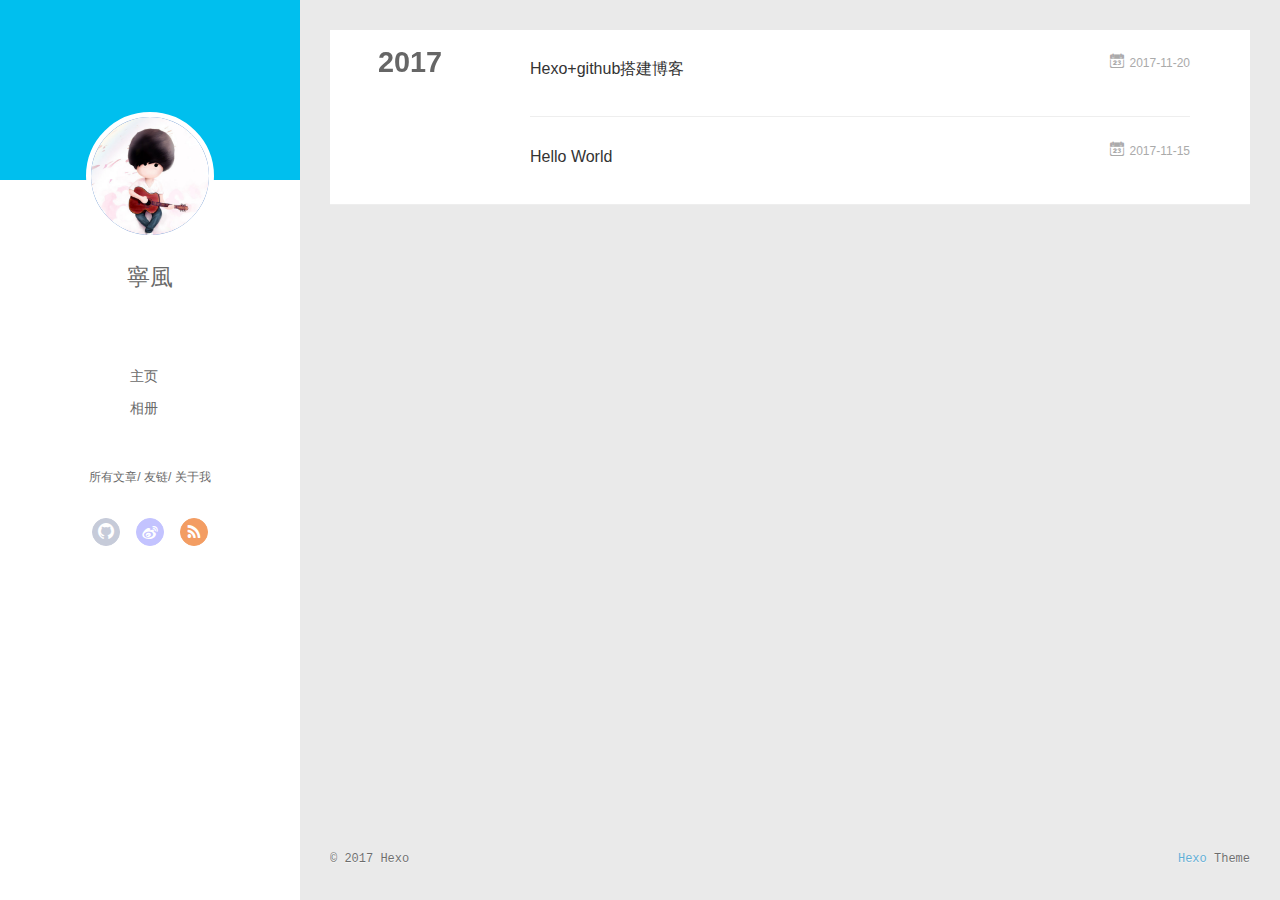
<file: archives/index.html>
<!DOCTYPE html>
<html>
<head>
  <meta charset="utf-8">
  
  <meta name="renderer" content="webkit">
  <meta http-equiv="X-UA-Compatible" content="IE=edge" >
  <link rel="dns-prefetch" href="http://yoursite.com">
  <title>Archives | Hexo</title>
  <meta name="viewport" content="width=device-width, initial-scale=1, maximum-scale=1">
  <meta property="og:type" content="website">
<meta property="og:title" content="Hexo">
<meta property="og:url" content="http://yoursite.com/archives/index.html">
<meta property="og:site_name" content="Hexo">
<meta name="twitter:card" content="summary">
<meta name="twitter:title" content="Hexo">
  
    <link rel="alternative" href="/atom.xml" title="Hexo" type="application/atom+xml">
  
  
    <link rel="icon" href="/images/favicon.ico">
  
  <link rel="stylesheet" type="text/css" href="/./main.0cf68a.css">
  <style type="text/css">
  
    #container.show {
      background: linear-gradient(200deg,#a0cfe4,#e8c37e);
    }
  </style>
  

  

</head>

<body>
  <div id="container" q-class="show:isCtnShow">
    <canvas id="anm-canvas" class="anm-canvas"></canvas>
    <div class="left-col" q-class="show:isShow">
      
<div class="overlay" style="background: #00BFEE"></div>
<div class="intrude-less">
	<header id="header" class="inner">
		<a href="/" class="profilepic">
			<img src="/images/ningfeng.png" class="js-avatar">
		</a>
		<hgroup>
		  <h1 class="header-author"><a href="/">寧風</a></h1>
		</hgroup>
		

		<nav class="header-menu">
			<ul>
			
				<li><a href="/">主页</a></li>
	        
				<li><a href="/photos">相册</a></li>
	        
			</ul>
		</nav>
		<nav class="header-smart-menu">
    		
    			
    			<a q-on="click: openSlider(e, 'innerArchive')" href="javascript:void(0)">所有文章</a>
    			
            
    			
    			<a q-on="click: openSlider(e, 'friends')" href="javascript:void(0)">友链</a>
    			
            
    			
    			<a q-on="click: openSlider(e, 'aboutme')" href="javascript:void(0)">关于我</a>
    			
            
		</nav>
		<nav class="header-nav">
			<div class="social">
				
					<a class="github" target="_blank" href="https://github.com/acningfeng" title="github"><i class="icon-github"></i></a>
		        
					<a class="weibo" target="_blank" href="#" title="weibo"><i class="icon-weibo"></i></a>
		        
					<a class="rss" target="_blank" href="#" title="rss"><i class="icon-rss"></i></a>
		        
			</div>
		</nav>
	</header>		
</div>

    </div>
    <div class="mid-col" q-class="show:isShow,hide:isShow|isFalse">
      
<nav id="mobile-nav">
  	<div class="overlay js-overlay" style="background: #00BFEE"></div>
	<div class="btnctn js-mobile-btnctn">
  		<div class="slider-trigger list" q-on="click: openSlider(e)"><i class="icon icon-sort"></i></div>
	</div>
	<div class="intrude-less">
		<header id="header" class="inner">
			<div class="profilepic">
				<img src="/images/ningfeng.png" class="js-avatar">
			</div>
			<hgroup>
			  <h1 class="header-author js-header-author">寧風</h1>
			</hgroup>
			
			
			
				
			
				
			
			
			
			<nav class="header-nav">
				<div class="social">
					
						<a class="github" target="_blank" href="https://github.com/acningfeng" title="github"><i class="icon-github"></i></a>
			        
						<a class="weibo" target="_blank" href="#" title="weibo"><i class="icon-weibo"></i></a>
			        
						<a class="rss" target="_blank" href="#" title="rss"><i class="icon-rss"></i></a>
			        
				</div>
			</nav>

			<nav class="header-menu js-header-menu">
				<ul style="width: 50%">
				
				
					<li style="width: 50%"><a href="/">主页</a></li>
		        
					<li style="width: 50%"><a href="/photos">相册</a></li>
		        
				</ul>
			</nav>
		</header>				
	</div>
	<div class="mobile-mask" style="display:none" q-show="isShow"></div>
</nav>

      <div id="wrapper" class="body-wrap">
        <div class="menu-l">
          <div class="canvas-wrap">
            <canvas data-colors="#eaeaea" data-sectionHeight="100" data-contentId="js-content" id="myCanvas1" class="anm-canvas"></canvas>
          </div>
          <div id="js-content" class="content-ll">
            
  
  
    
    
      
      
      <section class="archives-wrap">
        <div class="archive-year-wrap">
          <a href="/archives/2017" class="archive-year">2017</a>
        </div>
        <div class="archives">
    
    <article class="archive-article archive-type-post">
  <div class="archive-article-inner">
    <header class="archive-article-header">
      	<div class="article-meta">
	      	<a href="/2017/11/20/Hexo-github搭建博客/" class="archive-article-date">
  	<time datetime="2017-11-20T14:10:24.000Z" itemprop="datePublished"><i class="icon-calendar icon"></i>2017-11-20</time>
</a>
        </div>
    	 
  
    <h1 itemprop="name">
      <a class="archive-article-title" href="/2017/11/20/Hexo-github搭建博客/">Hexo+github搭建博客</a>
    </h1>
  

        <div class="article-info info-on-right">
          
          

        </div>
        <div class="clearfix"></div>
    </header>
  </div>
</article>
  
    
    
    <article class="archive-article archive-type-post">
  <div class="archive-article-inner">
    <header class="archive-article-header">
      	<div class="article-meta">
	      	<a href="/2017/11/15/hello-world/" class="archive-article-date">
  	<time datetime="2017-11-15T11:35:29.869Z" itemprop="datePublished"><i class="icon-calendar icon"></i>2017-11-15</time>
</a>
        </div>
    	 
  
    <h1 itemprop="name">
      <a class="archive-article-title" href="/2017/11/15/hello-world/">Hello World</a>
    </h1>
  

        <div class="article-info info-on-right">
          
          

        </div>
        <div class="clearfix"></div>
    </header>
  </div>
</article>
  
  
    </div></section>
  

    


          </div>
        </div>
      </div>
      <footer id="footer">
  <div class="outer">
    <div id="footer-info">
    	<div class="footer-left">
    		&copy; 2017 Hexo
    	</div>
      	<div class="footer-right">
      		<a href="http://hexo.io/" target="_blank">Hexo</a>  Theme 
      	</div>
    </div>
  </div>
</footer>
    </div>
    <script>
	var yiliaConfig = {
		mathjax: false,
		isHome: false,
		isPost: false,
		isArchive: true,
		isTag: false,
		isCategory: false,
		open_in_new: false,
		toc_hide_index: true,
		root: "/",
		innerArchive: true,
		showTags: false
	}
</script>

<script>!function(t){function n(e){if(r[e])return r[e].exports;var i=r[e]={exports:{},id:e,loaded:!1};return t[e].call(i.exports,i,i.exports,n),i.loaded=!0,i.exports}var r={};n.m=t,n.c=r,n.p="./",n(0)}([function(t,n,r){r(195),t.exports=r(191)},function(t,n,r){var e=r(3),i=r(52),o=r(27),u=r(28),c=r(53),f="prototype",a=function(t,n,r){var s,l,h,v,p=t&a.F,d=t&a.G,y=t&a.S,g=t&a.P,b=t&a.B,m=d?e:y?e[n]||(e[n]={}):(e[n]||{})[f],x=d?i:i[n]||(i[n]={}),w=x[f]||(x[f]={});d&&(r=n);for(s in r)l=!p&&m&&void 0!==m[s],h=(l?m:r)[s],v=b&&l?c(h,e):g&&"function"==typeof h?c(Function.call,h):h,m&&u(m,s,h,t&a.U),x[s]!=h&&o(x,s,v),g&&w[s]!=h&&(w[s]=h)};e.core=i,a.F=1,a.G=2,a.S=4,a.P=8,a.B=16,a.W=32,a.U=64,a.R=128,t.exports=a},function(t,n,r){var e=r(6);t.exports=function(t){if(!e(t))throw TypeError(t+" is not an object!");return t}},function(t,n){var r=t.exports="undefined"!=typeof window&&window.Math==Math?window:"undefined"!=typeof self&&self.Math==Math?self:Function("return this")();"number"==typeof __g&&(__g=r)},function(t,n){t.exports=function(t){try{return!!t()}catch(t){return!0}}},function(t,n){var r=t.exports="undefined"!=typeof window&&window.Math==Math?window:"undefined"!=typeof self&&self.Math==Math?self:Function("return this")();"number"==typeof __g&&(__g=r)},function(t,n){t.exports=function(t){return"object"==typeof t?null!==t:"function"==typeof t}},function(t,n,r){var e=r(126)("wks"),i=r(76),o=r(3).Symbol,u="function"==typeof o;(t.exports=function(t){return e[t]||(e[t]=u&&o[t]||(u?o:i)("Symbol."+t))}).store=e},function(t,n){var r={}.hasOwnProperty;t.exports=function(t,n){return r.call(t,n)}},function(t,n,r){var e=r(94),i=r(33);t.exports=function(t){return e(i(t))}},function(t,n,r){t.exports=!r(4)(function(){return 7!=Object.defineProperty({},"a",{get:function(){return 7}}).a})},function(t,n,r){var e=r(2),i=r(167),o=r(50),u=Object.defineProperty;n.f=r(10)?Object.defineProperty:function(t,n,r){if(e(t),n=o(n,!0),e(r),i)try{return u(t,n,r)}catch(t){}if("get"in r||"set"in r)throw TypeError("Accessors not supported!");return"value"in r&&(t[n]=r.value),t}},function(t,n,r){t.exports=!r(18)(function(){return 7!=Object.defineProperty({},"a",{get:function(){return 7}}).a})},function(t,n,r){var e=r(14),i=r(22);t.exports=r(12)?function(t,n,r){return e.f(t,n,i(1,r))}:function(t,n,r){return t[n]=r,t}},function(t,n,r){var e=r(20),i=r(58),o=r(42),u=Object.defineProperty;n.f=r(12)?Object.defineProperty:function(t,n,r){if(e(t),n=o(n,!0),e(r),i)try{return u(t,n,r)}catch(t){}if("get"in r||"set"in r)throw TypeError("Accessors not supported!");return"value"in r&&(t[n]=r.value),t}},function(t,n,r){var e=r(40)("wks"),i=r(23),o=r(5).Symbol,u="function"==typeof o;(t.exports=function(t){return e[t]||(e[t]=u&&o[t]||(u?o:i)("Symbol."+t))}).store=e},function(t,n,r){var e=r(67),i=Math.min;t.exports=function(t){return t>0?i(e(t),9007199254740991):0}},function(t,n,r){var e=r(46);t.exports=function(t){return Object(e(t))}},function(t,n){t.exports=function(t){try{return!!t()}catch(t){return!0}}},function(t,n,r){var e=r(63),i=r(34);t.exports=Object.keys||function(t){return e(t,i)}},function(t,n,r){var e=r(21);t.exports=function(t){if(!e(t))throw TypeError(t+" is not an object!");return t}},function(t,n){t.exports=function(t){return"object"==typeof t?null!==t:"function"==typeof t}},function(t,n){t.exports=function(t,n){return{enumerable:!(1&t),configurable:!(2&t),writable:!(4&t),value:n}}},function(t,n){var r=0,e=Math.random();t.exports=function(t){return"Symbol(".concat(void 0===t?"":t,")_",(++r+e).toString(36))}},function(t,n){var r={}.hasOwnProperty;t.exports=function(t,n){return r.call(t,n)}},function(t,n){var r=t.exports={version:"2.4.0"};"number"==typeof __e&&(__e=r)},function(t,n){t.exports=function(t){if("function"!=typeof t)throw TypeError(t+" is not a function!");return t}},function(t,n,r){var e=r(11),i=r(66);t.exports=r(10)?function(t,n,r){return e.f(t,n,i(1,r))}:function(t,n,r){return t[n]=r,t}},function(t,n,r){var e=r(3),i=r(27),o=r(24),u=r(76)("src"),c="toString",f=Function[c],a=(""+f).split(c);r(52).inspectSource=function(t){return f.call(t)},(t.exports=function(t,n,r,c){var f="function"==typeof r;f&&(o(r,"name")||i(r,"name",n)),t[n]!==r&&(f&&(o(r,u)||i(r,u,t[n]?""+t[n]:a.join(String(n)))),t===e?t[n]=r:c?t[n]?t[n]=r:i(t,n,r):(delete t[n],i(t,n,r)))})(Function.prototype,c,function(){return"function"==typeof this&&this[u]||f.call(this)})},function(t,n,r){var e=r(1),i=r(4),o=r(46),u=function(t,n,r,e){var i=String(o(t)),u="<"+n;return""!==r&&(u+=" "+r+'="'+String(e).replace(/"/g,"&quot;")+'"'),u+">"+i+"</"+n+">"};t.exports=function(t,n){var r={};r[t]=n(u),e(e.P+e.F*i(function(){var n=""[t]('"');return n!==n.toLowerCase()||n.split('"').length>3}),"String",r)}},function(t,n,r){var e=r(115),i=r(46);t.exports=function(t){return e(i(t))}},function(t,n,r){var e=r(116),i=r(66),o=r(30),u=r(50),c=r(24),f=r(167),a=Object.getOwnPropertyDescriptor;n.f=r(10)?a:function(t,n){if(t=o(t),n=u(n,!0),f)try{return a(t,n)}catch(t){}if(c(t,n))return i(!e.f.call(t,n),t[n])}},function(t,n,r){var e=r(24),i=r(17),o=r(145)("IE_PROTO"),u=Object.prototype;t.exports=Object.getPrototypeOf||function(t){return t=i(t),e(t,o)?t[o]:"function"==typeof t.constructor&&t instanceof t.constructor?t.constructor.prototype:t instanceof Object?u:null}},function(t,n){t.exports=function(t){if(void 0==t)throw TypeError("Can't call method on  "+t);return t}},function(t,n){t.exports="constructor,hasOwnProperty,isPrototypeOf,propertyIsEnumerable,toLocaleString,toString,valueOf".split(",")},function(t,n){t.exports={}},function(t,n){t.exports=!0},function(t,n){n.f={}.propertyIsEnumerable},function(t,n,r){var e=r(14).f,i=r(8),o=r(15)("toStringTag");t.exports=function(t,n,r){t&&!i(t=r?t:t.prototype,o)&&e(t,o,{configurable:!0,value:n})}},function(t,n,r){var e=r(40)("keys"),i=r(23);t.exports=function(t){return e[t]||(e[t]=i(t))}},function(t,n,r){var e=r(5),i="__core-js_shared__",o=e[i]||(e[i]={});t.exports=function(t){return o[t]||(o[t]={})}},function(t,n){var r=Math.ceil,e=Math.floor;t.exports=function(t){return isNaN(t=+t)?0:(t>0?e:r)(t)}},function(t,n,r){var e=r(21);t.exports=function(t,n){if(!e(t))return t;var r,i;if(n&&"function"==typeof(r=t.toString)&&!e(i=r.call(t)))return i;if("function"==typeof(r=t.valueOf)&&!e(i=r.call(t)))return i;if(!n&&"function"==typeof(r=t.toString)&&!e(i=r.call(t)))return i;throw TypeError("Can't convert object to primitive value")}},function(t,n,r){var e=r(5),i=r(25),o=r(36),u=r(44),c=r(14).f;t.exports=function(t){var n=i.Symbol||(i.Symbol=o?{}:e.Symbol||{});"_"==t.charAt(0)||t in n||c(n,t,{value:u.f(t)})}},function(t,n,r){n.f=r(15)},function(t,n){var r={}.toString;t.exports=function(t){return r.call(t).slice(8,-1)}},function(t,n){t.exports=function(t){if(void 0==t)throw TypeError("Can't call method on  "+t);return t}},function(t,n,r){var e=r(4);t.exports=function(t,n){return!!t&&e(function(){n?t.call(null,function(){},1):t.call(null)})}},function(t,n,r){var e=r(53),i=r(115),o=r(17),u=r(16),c=r(203);t.exports=function(t,n){var r=1==t,f=2==t,a=3==t,s=4==t,l=6==t,h=5==t||l,v=n||c;return function(n,c,p){for(var d,y,g=o(n),b=i(g),m=e(c,p,3),x=u(b.length),w=0,S=r?v(n,x):f?v(n,0):void 0;x>w;w++)if((h||w in b)&&(d=b[w],y=m(d,w,g),t))if(r)S[w]=y;else if(y)switch(t){case 3:return!0;case 5:return d;case 6:return w;case 2:S.push(d)}else if(s)return!1;return l?-1:a||s?s:S}}},function(t,n,r){var e=r(1),i=r(52),o=r(4);t.exports=function(t,n){var r=(i.Object||{})[t]||Object[t],u={};u[t]=n(r),e(e.S+e.F*o(function(){r(1)}),"Object",u)}},function(t,n,r){var e=r(6);t.exports=function(t,n){if(!e(t))return t;var r,i;if(n&&"function"==typeof(r=t.toString)&&!e(i=r.call(t)))return i;if("function"==typeof(r=t.valueOf)&&!e(i=r.call(t)))return i;if(!n&&"function"==typeof(r=t.toString)&&!e(i=r.call(t)))return i;throw TypeError("Can't convert object to primitive value")}},function(t,n,r){var e=r(5),i=r(25),o=r(91),u=r(13),c="prototype",f=function(t,n,r){var a,s,l,h=t&f.F,v=t&f.G,p=t&f.S,d=t&f.P,y=t&f.B,g=t&f.W,b=v?i:i[n]||(i[n]={}),m=b[c],x=v?e:p?e[n]:(e[n]||{})[c];v&&(r=n);for(a in r)(s=!h&&x&&void 0!==x[a])&&a in b||(l=s?x[a]:r[a],b[a]=v&&"function"!=typeof x[a]?r[a]:y&&s?o(l,e):g&&x[a]==l?function(t){var n=function(n,r,e){if(this instanceof t){switch(arguments.length){case 0:return new t;case 1:return new t(n);case 2:return new t(n,r)}return new t(n,r,e)}return t.apply(this,arguments)};return n[c]=t[c],n}(l):d&&"function"==typeof l?o(Function.call,l):l,d&&((b.virtual||(b.virtual={}))[a]=l,t&f.R&&m&&!m[a]&&u(m,a,l)))};f.F=1,f.G=2,f.S=4,f.P=8,f.B=16,f.W=32,f.U=64,f.R=128,t.exports=f},function(t,n){var r=t.exports={version:"2.4.0"};"number"==typeof __e&&(__e=r)},function(t,n,r){var e=r(26);t.exports=function(t,n,r){if(e(t),void 0===n)return t;switch(r){case 1:return function(r){return t.call(n,r)};case 2:return function(r,e){return t.call(n,r,e)};case 3:return function(r,e,i){return t.call(n,r,e,i)}}return function(){return t.apply(n,arguments)}}},function(t,n,r){var e=r(183),i=r(1),o=r(126)("metadata"),u=o.store||(o.store=new(r(186))),c=function(t,n,r){var i=u.get(t);if(!i){if(!r)return;u.set(t,i=new e)}var o=i.get(n);if(!o){if(!r)return;i.set(n,o=new e)}return o},f=function(t,n,r){var e=c(n,r,!1);return void 0!==e&&e.has(t)},a=function(t,n,r){var e=c(n,r,!1);return void 0===e?void 0:e.get(t)},s=function(t,n,r,e){c(r,e,!0).set(t,n)},l=function(t,n){var r=c(t,n,!1),e=[];return r&&r.forEach(function(t,n){e.push(n)}),e},h=function(t){return void 0===t||"symbol"==typeof t?t:String(t)},v=function(t){i(i.S,"Reflect",t)};t.exports={store:u,map:c,has:f,get:a,set:s,keys:l,key:h,exp:v}},function(t,n,r){"use strict";if(r(10)){var e=r(69),i=r(3),o=r(4),u=r(1),c=r(127),f=r(152),a=r(53),s=r(68),l=r(66),h=r(27),v=r(73),p=r(67),d=r(16),y=r(75),g=r(50),b=r(24),m=r(180),x=r(114),w=r(6),S=r(17),_=r(137),O=r(70),E=r(32),P=r(71).f,j=r(154),F=r(76),M=r(7),A=r(48),N=r(117),T=r(146),I=r(155),k=r(80),L=r(123),R=r(74),C=r(130),D=r(160),U=r(11),W=r(31),G=U.f,B=W.f,V=i.RangeError,z=i.TypeError,q=i.Uint8Array,K="ArrayBuffer",J="Shared"+K,Y="BYTES_PER_ELEMENT",H="prototype",$=Array[H],X=f.ArrayBuffer,Q=f.DataView,Z=A(0),tt=A(2),nt=A(3),rt=A(4),et=A(5),it=A(6),ot=N(!0),ut=N(!1),ct=I.values,ft=I.keys,at=I.entries,st=$.lastIndexOf,lt=$.reduce,ht=$.reduceRight,vt=$.join,pt=$.sort,dt=$.slice,yt=$.toString,gt=$.toLocaleString,bt=M("iterator"),mt=M("toStringTag"),xt=F("typed_constructor"),wt=F("def_constructor"),St=c.CONSTR,_t=c.TYPED,Ot=c.VIEW,Et="Wrong length!",Pt=A(1,function(t,n){return Tt(T(t,t[wt]),n)}),jt=o(function(){return 1===new q(new Uint16Array([1]).buffer)[0]}),Ft=!!q&&!!q[H].set&&o(function(){new q(1).set({})}),Mt=function(t,n){if(void 0===t)throw z(Et);var r=+t,e=d(t);if(n&&!m(r,e))throw V(Et);return e},At=function(t,n){var r=p(t);if(r<0||r%n)throw V("Wrong offset!");return r},Nt=function(t){if(w(t)&&_t in t)return t;throw z(t+" is not a typed array!")},Tt=function(t,n){if(!(w(t)&&xt in t))throw z("It is not a typed array constructor!");return new t(n)},It=function(t,n){return kt(T(t,t[wt]),n)},kt=function(t,n){for(var r=0,e=n.length,i=Tt(t,e);e>r;)i[r]=n[r++];return i},Lt=function(t,n,r){G(t,n,{get:function(){return this._d[r]}})},Rt=function(t){var n,r,e,i,o,u,c=S(t),f=arguments.length,s=f>1?arguments[1]:void 0,l=void 0!==s,h=j(c);if(void 0!=h&&!_(h)){for(u=h.call(c),e=[],n=0;!(o=u.next()).done;n++)e.push(o.value);c=e}for(l&&f>2&&(s=a(s,arguments[2],2)),n=0,r=d(c.length),i=Tt(this,r);r>n;n++)i[n]=l?s(c[n],n):c[n];return i},Ct=function(){for(var t=0,n=arguments.length,r=Tt(this,n);n>t;)r[t]=arguments[t++];return r},Dt=!!q&&o(function(){gt.call(new q(1))}),Ut=function(){return gt.apply(Dt?dt.call(Nt(this)):Nt(this),arguments)},Wt={copyWithin:function(t,n){return D.call(Nt(this),t,n,arguments.length>2?arguments[2]:void 0)},every:function(t){return rt(Nt(this),t,arguments.length>1?arguments[1]:void 0)},fill:function(t){return C.apply(Nt(this),arguments)},filter:function(t){return It(this,tt(Nt(this),t,arguments.length>1?arguments[1]:void 0))},find:function(t){return et(Nt(this),t,arguments.length>1?arguments[1]:void 0)},findIndex:function(t){return it(Nt(this),t,arguments.length>1?arguments[1]:void 0)},forEach:function(t){Z(Nt(this),t,arguments.length>1?arguments[1]:void 0)},indexOf:function(t){return ut(Nt(this),t,arguments.length>1?arguments[1]:void 0)},includes:function(t){return ot(Nt(this),t,arguments.length>1?arguments[1]:void 0)},join:function(t){return vt.apply(Nt(this),arguments)},lastIndexOf:function(t){return st.apply(Nt(this),arguments)},map:function(t){return Pt(Nt(this),t,arguments.length>1?arguments[1]:void 0)},reduce:function(t){return lt.apply(Nt(this),arguments)},reduceRight:function(t){return ht.apply(Nt(this),arguments)},reverse:function(){for(var t,n=this,r=Nt(n).length,e=Math.floor(r/2),i=0;i<e;)t=n[i],n[i++]=n[--r],n[r]=t;return n},some:function(t){return nt(Nt(this),t,arguments.length>1?arguments[1]:void 0)},sort:function(t){return pt.call(Nt(this),t)},subarray:function(t,n){var r=Nt(this),e=r.length,i=y(t,e);return new(T(r,r[wt]))(r.buffer,r.byteOffset+i*r.BYTES_PER_ELEMENT,d((void 0===n?e:y(n,e))-i))}},Gt=function(t,n){return It(this,dt.call(Nt(this),t,n))},Bt=function(t){Nt(this);var n=At(arguments[1],1),r=this.length,e=S(t),i=d(e.length),o=0;if(i+n>r)throw V(Et);for(;o<i;)this[n+o]=e[o++]},Vt={entries:function(){return at.call(Nt(this))},keys:function(){return ft.call(Nt(this))},values:function(){return ct.call(Nt(this))}},zt=function(t,n){return w(t)&&t[_t]&&"symbol"!=typeof n&&n in t&&String(+n)==String(n)},qt=function(t,n){return zt(t,n=g(n,!0))?l(2,t[n]):B(t,n)},Kt=function(t,n,r){return!(zt(t,n=g(n,!0))&&w(r)&&b(r,"value"))||b(r,"get")||b(r,"set")||r.configurable||b(r,"writable")&&!r.writable||b(r,"enumerable")&&!r.enumerable?G(t,n,r):(t[n]=r.value,t)};St||(W.f=qt,U.f=Kt),u(u.S+u.F*!St,"Object",{getOwnPropertyDescriptor:qt,defineProperty:Kt}),o(function(){yt.call({})})&&(yt=gt=function(){return vt.call(this)});var Jt=v({},Wt);v(Jt,Vt),h(Jt,bt,Vt.values),v(Jt,{slice:Gt,set:Bt,constructor:function(){},toString:yt,toLocaleString:Ut}),Lt(Jt,"buffer","b"),Lt(Jt,"byteOffset","o"),Lt(Jt,"byteLength","l"),Lt(Jt,"length","e"),G(Jt,mt,{get:function(){return this[_t]}}),t.exports=function(t,n,r,f){f=!!f;var a=t+(f?"Clamped":"")+"Array",l="Uint8Array"!=a,v="get"+t,p="set"+t,y=i[a],g=y||{},b=y&&E(y),m=!y||!c.ABV,S={},_=y&&y[H],j=function(t,r){var e=t._d;return e.v[v](r*n+e.o,jt)},F=function(t,r,e){var i=t._d;f&&(e=(e=Math.round(e))<0?0:e>255?255:255&e),i.v[p](r*n+i.o,e,jt)},M=function(t,n){G(t,n,{get:function(){return j(this,n)},set:function(t){return F(this,n,t)},enumerable:!0})};m?(y=r(function(t,r,e,i){s(t,y,a,"_d");var o,u,c,f,l=0,v=0;if(w(r)){if(!(r instanceof X||(f=x(r))==K||f==J))return _t in r?kt(y,r):Rt.call(y,r);o=r,v=At(e,n);var p=r.byteLength;if(void 0===i){if(p%n)throw V(Et);if((u=p-v)<0)throw V(Et)}else if((u=d(i)*n)+v>p)throw V(Et);c=u/n}else c=Mt(r,!0),u=c*n,o=new X(u);for(h(t,"_d",{b:o,o:v,l:u,e:c,v:new Q(o)});l<c;)M(t,l++)}),_=y[H]=O(Jt),h(_,"constructor",y)):L(function(t){new y(null),new y(t)},!0)||(y=r(function(t,r,e,i){s(t,y,a);var o;return w(r)?r instanceof X||(o=x(r))==K||o==J?void 0!==i?new g(r,At(e,n),i):void 0!==e?new g(r,At(e,n)):new g(r):_t in r?kt(y,r):Rt.call(y,r):new g(Mt(r,l))}),Z(b!==Function.prototype?P(g).concat(P(b)):P(g),function(t){t in y||h(y,t,g[t])}),y[H]=_,e||(_.constructor=y));var A=_[bt],N=!!A&&("values"==A.name||void 0==A.name),T=Vt.values;h(y,xt,!0),h(_,_t,a),h(_,Ot,!0),h(_,wt,y),(f?new y(1)[mt]==a:mt in _)||G(_,mt,{get:function(){return a}}),S[a]=y,u(u.G+u.W+u.F*(y!=g),S),u(u.S,a,{BYTES_PER_ELEMENT:n,from:Rt,of:Ct}),Y in _||h(_,Y,n),u(u.P,a,Wt),R(a),u(u.P+u.F*Ft,a,{set:Bt}),u(u.P+u.F*!N,a,Vt),u(u.P+u.F*(_.toString!=yt),a,{toString:yt}),u(u.P+u.F*o(function(){new y(1).slice()}),a,{slice:Gt}),u(u.P+u.F*(o(function(){return[1,2].toLocaleString()!=new y([1,2]).toLocaleString()})||!o(function(){_.toLocaleString.call([1,2])})),a,{toLocaleString:Ut}),k[a]=N?A:T,e||N||h(_,bt,T)}}else t.exports=function(){}},function(t,n){var r={}.toString;t.exports=function(t){return r.call(t).slice(8,-1)}},function(t,n,r){var e=r(21),i=r(5).document,o=e(i)&&e(i.createElement);t.exports=function(t){return o?i.createElement(t):{}}},function(t,n,r){t.exports=!r(12)&&!r(18)(function(){return 7!=Object.defineProperty(r(57)("div"),"a",{get:function(){return 7}}).a})},function(t,n,r){"use strict";var e=r(36),i=r(51),o=r(64),u=r(13),c=r(8),f=r(35),a=r(96),s=r(38),l=r(103),h=r(15)("iterator"),v=!([].keys&&"next"in[].keys()),p="keys",d="values",y=function(){return this};t.exports=function(t,n,r,g,b,m,x){a(r,n,g);var w,S,_,O=function(t){if(!v&&t in F)return F[t];switch(t){case p:case d:return function(){return new r(this,t)}}return function(){return new r(this,t)}},E=n+" Iterator",P=b==d,j=!1,F=t.prototype,M=F[h]||F["@@iterator"]||b&&F[b],A=M||O(b),N=b?P?O("entries"):A:void 0,T="Array"==n?F.entries||M:M;if(T&&(_=l(T.call(new t)))!==Object.prototype&&(s(_,E,!0),e||c(_,h)||u(_,h,y)),P&&M&&M.name!==d&&(j=!0,A=function(){return M.call(this)}),e&&!x||!v&&!j&&F[h]||u(F,h,A),f[n]=A,f[E]=y,b)if(w={values:P?A:O(d),keys:m?A:O(p),entries:N},x)for(S in w)S in F||o(F,S,w[S]);else i(i.P+i.F*(v||j),n,w);return w}},function(t,n,r){var e=r(20),i=r(100),o=r(34),u=r(39)("IE_PROTO"),c=function(){},f="prototype",a=function(){var t,n=r(57)("iframe"),e=o.length;for(n.style.display="none",r(93).appendChild(n),n.src="javascript:",t=n.contentWindow.document,t.open(),t.write("<script>document.F=Object<\/script>"),t.close(),a=t.F;e--;)delete a[f][o[e]];return a()};t.exports=Object.create||function(t,n){var r;return null!==t?(c[f]=e(t),r=new c,c[f]=null,r[u]=t):r=a(),void 0===n?r:i(r,n)}},function(t,n,r){var e=r(63),i=r(34).concat("length","prototype");n.f=Object.getOwnPropertyNames||function(t){return e(t,i)}},function(t,n){n.f=Object.getOwnPropertySymbols},function(t,n,r){var e=r(8),i=r(9),o=r(90)(!1),u=r(39)("IE_PROTO");t.exports=function(t,n){var r,c=i(t),f=0,a=[];for(r in c)r!=u&&e(c,r)&&a.push(r);for(;n.length>f;)e(c,r=n[f++])&&(~o(a,r)||a.push(r));return a}},function(t,n,r){t.exports=r(13)},function(t,n,r){var e=r(76)("meta"),i=r(6),o=r(24),u=r(11).f,c=0,f=Object.isExtensible||function(){return!0},a=!r(4)(function(){return f(Object.preventExtensions({}))}),s=function(t){u(t,e,{value:{i:"O"+ ++c,w:{}}})},l=function(t,n){if(!i(t))return"symbol"==typeof t?t:("string"==typeof t?"S":"P")+t;if(!o(t,e)){if(!f(t))return"F";if(!n)return"E";s(t)}return t[e].i},h=function(t,n){if(!o(t,e)){if(!f(t))return!0;if(!n)return!1;s(t)}return t[e].w},v=function(t){return a&&p.NEED&&f(t)&&!o(t,e)&&s(t),t},p=t.exports={KEY:e,NEED:!1,fastKey:l,getWeak:h,onFreeze:v}},function(t,n){t.exports=function(t,n){return{enumerable:!(1&t),configurable:!(2&t),writable:!(4&t),value:n}}},function(t,n){var r=Math.ceil,e=Math.floor;t.exports=function(t){return isNaN(t=+t)?0:(t>0?e:r)(t)}},function(t,n){t.exports=function(t,n,r,e){if(!(t instanceof n)||void 0!==e&&e in t)throw TypeError(r+": incorrect invocation!");return t}},function(t,n){t.exports=!1},function(t,n,r){var e=r(2),i=r(173),o=r(133),u=r(145)("IE_PROTO"),c=function(){},f="prototype",a=function(){var t,n=r(132)("iframe"),e=o.length;for(n.style.display="none",r(135).appendChild(n),n.src="javascript:",t=n.contentWindow.document,t.open(),t.write("<script>document.F=Object<\/script>"),t.close(),a=t.F;e--;)delete a[f][o[e]];return a()};t.exports=Object.create||function(t,n){var r;return null!==t?(c[f]=e(t),r=new c,c[f]=null,r[u]=t):r=a(),void 0===n?r:i(r,n)}},function(t,n,r){var e=r(175),i=r(133).concat("length","prototype");n.f=Object.getOwnPropertyNames||function(t){return e(t,i)}},function(t,n,r){var e=r(175),i=r(133);t.exports=Object.keys||function(t){return e(t,i)}},function(t,n,r){var e=r(28);t.exports=function(t,n,r){for(var i in n)e(t,i,n[i],r);return t}},function(t,n,r){"use strict";var e=r(3),i=r(11),o=r(10),u=r(7)("species");t.exports=function(t){var n=e[t];o&&n&&!n[u]&&i.f(n,u,{configurable:!0,get:function(){return this}})}},function(t,n,r){var e=r(67),i=Math.max,o=Math.min;t.exports=function(t,n){return t=e(t),t<0?i(t+n,0):o(t,n)}},function(t,n){var r=0,e=Math.random();t.exports=function(t){return"Symbol(".concat(void 0===t?"":t,")_",(++r+e).toString(36))}},function(t,n,r){var e=r(33);t.exports=function(t){return Object(e(t))}},function(t,n,r){var e=r(7)("unscopables"),i=Array.prototype;void 0==i[e]&&r(27)(i,e,{}),t.exports=function(t){i[e][t]=!0}},function(t,n,r){var e=r(53),i=r(169),o=r(137),u=r(2),c=r(16),f=r(154),a={},s={},n=t.exports=function(t,n,r,l,h){var v,p,d,y,g=h?function(){return t}:f(t),b=e(r,l,n?2:1),m=0;if("function"!=typeof g)throw TypeError(t+" is not iterable!");if(o(g)){for(v=c(t.length);v>m;m++)if((y=n?b(u(p=t[m])[0],p[1]):b(t[m]))===a||y===s)return y}else for(d=g.call(t);!(p=d.next()).done;)if((y=i(d,b,p.value,n))===a||y===s)return y};n.BREAK=a,n.RETURN=s},function(t,n){t.exports={}},function(t,n,r){var e=r(11).f,i=r(24),o=r(7)("toStringTag");t.exports=function(t,n,r){t&&!i(t=r?t:t.prototype,o)&&e(t,o,{configurable:!0,value:n})}},function(t,n,r){var e=r(1),i=r(46),o=r(4),u=r(150),c="["+u+"]",f="​",a=RegExp("^"+c+c+"*"),s=RegExp(c+c+"*$"),l=function(t,n,r){var i={},c=o(function(){return!!u[t]()||f[t]()!=f}),a=i[t]=c?n(h):u[t];r&&(i[r]=a),e(e.P+e.F*c,"String",i)},h=l.trim=function(t,n){return t=String(i(t)),1&n&&(t=t.replace(a,"")),2&n&&(t=t.replace(s,"")),t};t.exports=l},function(t,n,r){t.exports={default:r(86),__esModule:!0}},function(t,n,r){t.exports={default:r(87),__esModule:!0}},function(t,n,r){"use strict";function e(t){return t&&t.__esModule?t:{default:t}}n.__esModule=!0;var i=r(84),o=e(i),u=r(83),c=e(u),f="function"==typeof c.default&&"symbol"==typeof o.default?function(t){return typeof t}:function(t){return t&&"function"==typeof c.default&&t.constructor===c.default&&t!==c.default.prototype?"symbol":typeof t};n.default="function"==typeof c.default&&"symbol"===f(o.default)?function(t){return void 0===t?"undefined":f(t)}:function(t){return t&&"function"==typeof c.default&&t.constructor===c.default&&t!==c.default.prototype?"symbol":void 0===t?"undefined":f(t)}},function(t,n,r){r(110),r(108),r(111),r(112),t.exports=r(25).Symbol},function(t,n,r){r(109),r(113),t.exports=r(44).f("iterator")},function(t,n){t.exports=function(t){if("function"!=typeof t)throw TypeError(t+" is not a function!");return t}},function(t,n){t.exports=function(){}},function(t,n,r){var e=r(9),i=r(106),o=r(105);t.exports=function(t){return function(n,r,u){var c,f=e(n),a=i(f.length),s=o(u,a);if(t&&r!=r){for(;a>s;)if((c=f[s++])!=c)return!0}else for(;a>s;s++)if((t||s in f)&&f[s]===r)return t||s||0;return!t&&-1}}},function(t,n,r){var e=r(88);t.exports=function(t,n,r){if(e(t),void 0===n)return t;switch(r){case 1:return function(r){return t.call(n,r)};case 2:return function(r,e){return t.call(n,r,e)};case 3:return function(r,e,i){return t.call(n,r,e,i)}}return function(){return t.apply(n,arguments)}}},function(t,n,r){var e=r(19),i=r(62),o=r(37);t.exports=function(t){var n=e(t),r=i.f;if(r)for(var u,c=r(t),f=o.f,a=0;c.length>a;)f.call(t,u=c[a++])&&n.push(u);return n}},function(t,n,r){t.exports=r(5).document&&document.documentElement},function(t,n,r){var e=r(56);t.exports=Object("z").propertyIsEnumerable(0)?Object:function(t){return"String"==e(t)?t.split(""):Object(t)}},function(t,n,r){var e=r(56);t.exports=Array.isArray||function(t){return"Array"==e(t)}},function(t,n,r){"use strict";var e=r(60),i=r(22),o=r(38),u={};r(13)(u,r(15)("iterator"),function(){return this}),t.exports=function(t,n,r){t.prototype=e(u,{next:i(1,r)}),o(t,n+" Iterator")}},function(t,n){t.exports=function(t,n){return{value:n,done:!!t}}},function(t,n,r){var e=r(19),i=r(9);t.exports=function(t,n){for(var r,o=i(t),u=e(o),c=u.length,f=0;c>f;)if(o[r=u[f++]]===n)return r}},function(t,n,r){var e=r(23)("meta"),i=r(21),o=r(8),u=r(14).f,c=0,f=Object.isExtensible||function(){return!0},a=!r(18)(function(){return f(Object.preventExtensions({}))}),s=function(t){u(t,e,{value:{i:"O"+ ++c,w:{}}})},l=function(t,n){if(!i(t))return"symbol"==typeof t?t:("string"==typeof t?"S":"P")+t;if(!o(t,e)){if(!f(t))return"F";if(!n)return"E";s(t)}return t[e].i},h=function(t,n){if(!o(t,e)){if(!f(t))return!0;if(!n)return!1;s(t)}return t[e].w},v=function(t){return a&&p.NEED&&f(t)&&!o(t,e)&&s(t),t},p=t.exports={KEY:e,NEED:!1,fastKey:l,getWeak:h,onFreeze:v}},function(t,n,r){var e=r(14),i=r(20),o=r(19);t.exports=r(12)?Object.defineProperties:function(t,n){i(t);for(var r,u=o(n),c=u.length,f=0;c>f;)e.f(t,r=u[f++],n[r]);return t}},function(t,n,r){var e=r(37),i=r(22),o=r(9),u=r(42),c=r(8),f=r(58),a=Object.getOwnPropertyDescriptor;n.f=r(12)?a:function(t,n){if(t=o(t),n=u(n,!0),f)try{return a(t,n)}catch(t){}if(c(t,n))return i(!e.f.call(t,n),t[n])}},function(t,n,r){var e=r(9),i=r(61).f,o={}.toString,u="object"==typeof window&&window&&Object.getOwnPropertyNames?Object.getOwnPropertyNames(window):[],c=function(t){try{return i(t)}catch(t){return u.slice()}};t.exports.f=function(t){return u&&"[object Window]"==o.call(t)?c(t):i(e(t))}},function(t,n,r){var e=r(8),i=r(77),o=r(39)("IE_PROTO"),u=Object.prototype;t.exports=Object.getPrototypeOf||function(t){return t=i(t),e(t,o)?t[o]:"function"==typeof t.constructor&&t instanceof t.constructor?t.constructor.prototype:t instanceof Object?u:null}},function(t,n,r){var e=r(41),i=r(33);t.exports=function(t){return function(n,r){var o,u,c=String(i(n)),f=e(r),a=c.length;return f<0||f>=a?t?"":void 0:(o=c.charCodeAt(f),o<55296||o>56319||f+1===a||(u=c.charCodeAt(f+1))<56320||u>57343?t?c.charAt(f):o:t?c.slice(f,f+2):u-56320+(o-55296<<10)+65536)}}},function(t,n,r){var e=r(41),i=Math.max,o=Math.min;t.exports=function(t,n){return t=e(t),t<0?i(t+n,0):o(t,n)}},function(t,n,r){var e=r(41),i=Math.min;t.exports=function(t){return t>0?i(e(t),9007199254740991):0}},function(t,n,r){"use strict";var e=r(89),i=r(97),o=r(35),u=r(9);t.exports=r(59)(Array,"Array",function(t,n){this._t=u(t),this._i=0,this._k=n},function(){var t=this._t,n=this._k,r=this._i++;return!t||r>=t.length?(this._t=void 0,i(1)):"keys"==n?i(0,r):"values"==n?i(0,t[r]):i(0,[r,t[r]])},"values"),o.Arguments=o.Array,e("keys"),e("values"),e("entries")},function(t,n){},function(t,n,r){"use strict";var e=r(104)(!0);r(59)(String,"String",function(t){this._t=String(t),this._i=0},function(){var t,n=this._t,r=this._i;return r>=n.length?{value:void 0,done:!0}:(t=e(n,r),this._i+=t.length,{value:t,done:!1})})},function(t,n,r){"use strict";var e=r(5),i=r(8),o=r(12),u=r(51),c=r(64),f=r(99).KEY,a=r(18),s=r(40),l=r(38),h=r(23),v=r(15),p=r(44),d=r(43),y=r(98),g=r(92),b=r(95),m=r(20),x=r(9),w=r(42),S=r(22),_=r(60),O=r(102),E=r(101),P=r(14),j=r(19),F=E.f,M=P.f,A=O.f,N=e.Symbol,T=e.JSON,I=T&&T.stringify,k="prototype",L=v("_hidden"),R=v("toPrimitive"),C={}.propertyIsEnumerable,D=s("symbol-registry"),U=s("symbols"),W=s("op-symbols"),G=Object[k],B="function"==typeof N,V=e.QObject,z=!V||!V[k]||!V[k].findChild,q=o&&a(function(){return 7!=_(M({},"a",{get:function(){return M(this,"a",{value:7}).a}})).a})?function(t,n,r){var e=F(G,n);e&&delete G[n],M(t,n,r),e&&t!==G&&M(G,n,e)}:M,K=function(t){var n=U[t]=_(N[k]);return n._k=t,n},J=B&&"symbol"==typeof N.iterator?function(t){return"symbol"==typeof t}:function(t){return t instanceof N},Y=function(t,n,r){return t===G&&Y(W,n,r),m(t),n=w(n,!0),m(r),i(U,n)?(r.enumerable?(i(t,L)&&t[L][n]&&(t[L][n]=!1),r=_(r,{enumerable:S(0,!1)})):(i(t,L)||M(t,L,S(1,{})),t[L][n]=!0),q(t,n,r)):M(t,n,r)},H=function(t,n){m(t);for(var r,e=g(n=x(n)),i=0,o=e.length;o>i;)Y(t,r=e[i++],n[r]);return t},$=function(t,n){return void 0===n?_(t):H(_(t),n)},X=function(t){var n=C.call(this,t=w(t,!0));return!(this===G&&i(U,t)&&!i(W,t))&&(!(n||!i(this,t)||!i(U,t)||i(this,L)&&this[L][t])||n)},Q=function(t,n){if(t=x(t),n=w(n,!0),t!==G||!i(U,n)||i(W,n)){var r=F(t,n);return!r||!i(U,n)||i(t,L)&&t[L][n]||(r.enumerable=!0),r}},Z=function(t){for(var n,r=A(x(t)),e=[],o=0;r.length>o;)i(U,n=r[o++])||n==L||n==f||e.push(n);return e},tt=function(t){for(var n,r=t===G,e=A(r?W:x(t)),o=[],u=0;e.length>u;)!i(U,n=e[u++])||r&&!i(G,n)||o.push(U[n]);return o};B||(N=function(){if(this instanceof N)throw TypeError("Symbol is not a constructor!");var t=h(arguments.length>0?arguments[0]:void 0),n=function(r){this===G&&n.call(W,r),i(this,L)&&i(this[L],t)&&(this[L][t]=!1),q(this,t,S(1,r))};return o&&z&&q(G,t,{configurable:!0,set:n}),K(t)},c(N[k],"toString",function(){return this._k}),E.f=Q,P.f=Y,r(61).f=O.f=Z,r(37).f=X,r(62).f=tt,o&&!r(36)&&c(G,"propertyIsEnumerable",X,!0),p.f=function(t){return K(v(t))}),u(u.G+u.W+u.F*!B,{Symbol:N});for(var nt="hasInstance,isConcatSpreadable,iterator,match,replace,search,species,split,toPrimitive,toStringTag,unscopables".split(","),rt=0;nt.length>rt;)v(nt[rt++]);for(var nt=j(v.store),rt=0;nt.length>rt;)d(nt[rt++]);u(u.S+u.F*!B,"Symbol",{for:function(t){return i(D,t+="")?D[t]:D[t]=N(t)},keyFor:function(t){if(J(t))return y(D,t);throw TypeError(t+" is not a symbol!")},useSetter:function(){z=!0},useSimple:function(){z=!1}}),u(u.S+u.F*!B,"Object",{create:$,defineProperty:Y,defineProperties:H,getOwnPropertyDescriptor:Q,getOwnPropertyNames:Z,getOwnPropertySymbols:tt}),T&&u(u.S+u.F*(!B||a(function(){var t=N();return"[null]"!=I([t])||"{}"!=I({a:t})||"{}"!=I(Object(t))})),"JSON",{stringify:function(t){if(void 0!==t&&!J(t)){for(var n,r,e=[t],i=1;arguments.length>i;)e.push(arguments[i++]);return n=e[1],"function"==typeof n&&(r=n),!r&&b(n)||(n=function(t,n){if(r&&(n=r.call(this,t,n)),!J(n))return n}),e[1]=n,I.apply(T,e)}}}),N[k][R]||r(13)(N[k],R,N[k].valueOf),l(N,"Symbol"),l(Math,"Math",!0),l(e.JSON,"JSON",!0)},function(t,n,r){r(43)("asyncIterator")},function(t,n,r){r(43)("observable")},function(t,n,r){r(107);for(var e=r(5),i=r(13),o=r(35),u=r(15)("toStringTag"),c=["NodeList","DOMTokenList","MediaList","StyleSheetList","CSSRuleList"],f=0;f<5;f++){var a=c[f],s=e[a],l=s&&s.prototype;l&&!l[u]&&i(l,u,a),o[a]=o.Array}},function(t,n,r){var e=r(45),i=r(7)("toStringTag"),o="Arguments"==e(function(){return arguments}()),u=function(t,n){try{return t[n]}catch(t){}};t.exports=function(t){var n,r,c;return void 0===t?"Undefined":null===t?"Null":"string"==typeof(r=u(n=Object(t),i))?r:o?e(n):"Object"==(c=e(n))&&"function"==typeof n.callee?"Arguments":c}},function(t,n,r){var e=r(45);t.exports=Object("z").propertyIsEnumerable(0)?Object:function(t){return"String"==e(t)?t.split(""):Object(t)}},function(t,n){n.f={}.propertyIsEnumerable},function(t,n,r){var e=r(30),i=r(16),o=r(75);t.exports=function(t){return function(n,r,u){var c,f=e(n),a=i(f.length),s=o(u,a);if(t&&r!=r){for(;a>s;)if((c=f[s++])!=c)return!0}else for(;a>s;s++)if((t||s in f)&&f[s]===r)return t||s||0;return!t&&-1}}},function(t,n,r){"use strict";var e=r(3),i=r(1),o=r(28),u=r(73),c=r(65),f=r(79),a=r(68),s=r(6),l=r(4),h=r(123),v=r(81),p=r(136);t.exports=function(t,n,r,d,y,g){var b=e[t],m=b,x=y?"set":"add",w=m&&m.prototype,S={},_=function(t){var n=w[t];o(w,t,"delete"==t?function(t){return!(g&&!s(t))&&n.call(this,0===t?0:t)}:"has"==t?function(t){return!(g&&!s(t))&&n.call(this,0===t?0:t)}:"get"==t?function(t){return g&&!s(t)?void 0:n.call(this,0===t?0:t)}:"add"==t?function(t){return n.call(this,0===t?0:t),this}:function(t,r){return n.call(this,0===t?0:t,r),this})};if("function"==typeof m&&(g||w.forEach&&!l(function(){(new m).entries().next()}))){var O=new m,E=O[x](g?{}:-0,1)!=O,P=l(function(){O.has(1)}),j=h(function(t){new m(t)}),F=!g&&l(function(){for(var t=new m,n=5;n--;)t[x](n,n);return!t.has(-0)});j||(m=n(function(n,r){a(n,m,t);var e=p(new b,n,m);return void 0!=r&&f(r,y,e[x],e),e}),m.prototype=w,w.constructor=m),(P||F)&&(_("delete"),_("has"),y&&_("get")),(F||E)&&_(x),g&&w.clear&&delete w.clear}else m=d.getConstructor(n,t,y,x),u(m.prototype,r),c.NEED=!0;return v(m,t),S[t]=m,i(i.G+i.W+i.F*(m!=b),S),g||d.setStrong(m,t,y),m}},function(t,n,r){"use strict";var e=r(27),i=r(28),o=r(4),u=r(46),c=r(7);t.exports=function(t,n,r){var f=c(t),a=r(u,f,""[t]),s=a[0],l=a[1];o(function(){var n={};return n[f]=function(){return 7},7!=""[t](n)})&&(i(String.prototype,t,s),e(RegExp.prototype,f,2==n?function(t,n){return l.call(t,this,n)}:function(t){return l.call(t,this)}))}
},function(t,n,r){"use strict";var e=r(2);t.exports=function(){var t=e(this),n="";return t.global&&(n+="g"),t.ignoreCase&&(n+="i"),t.multiline&&(n+="m"),t.unicode&&(n+="u"),t.sticky&&(n+="y"),n}},function(t,n){t.exports=function(t,n,r){var e=void 0===r;switch(n.length){case 0:return e?t():t.call(r);case 1:return e?t(n[0]):t.call(r,n[0]);case 2:return e?t(n[0],n[1]):t.call(r,n[0],n[1]);case 3:return e?t(n[0],n[1],n[2]):t.call(r,n[0],n[1],n[2]);case 4:return e?t(n[0],n[1],n[2],n[3]):t.call(r,n[0],n[1],n[2],n[3])}return t.apply(r,n)}},function(t,n,r){var e=r(6),i=r(45),o=r(7)("match");t.exports=function(t){var n;return e(t)&&(void 0!==(n=t[o])?!!n:"RegExp"==i(t))}},function(t,n,r){var e=r(7)("iterator"),i=!1;try{var o=[7][e]();o.return=function(){i=!0},Array.from(o,function(){throw 2})}catch(t){}t.exports=function(t,n){if(!n&&!i)return!1;var r=!1;try{var o=[7],u=o[e]();u.next=function(){return{done:r=!0}},o[e]=function(){return u},t(o)}catch(t){}return r}},function(t,n,r){t.exports=r(69)||!r(4)(function(){var t=Math.random();__defineSetter__.call(null,t,function(){}),delete r(3)[t]})},function(t,n){n.f=Object.getOwnPropertySymbols},function(t,n,r){var e=r(3),i="__core-js_shared__",o=e[i]||(e[i]={});t.exports=function(t){return o[t]||(o[t]={})}},function(t,n,r){for(var e,i=r(3),o=r(27),u=r(76),c=u("typed_array"),f=u("view"),a=!(!i.ArrayBuffer||!i.DataView),s=a,l=0,h="Int8Array,Uint8Array,Uint8ClampedArray,Int16Array,Uint16Array,Int32Array,Uint32Array,Float32Array,Float64Array".split(",");l<9;)(e=i[h[l++]])?(o(e.prototype,c,!0),o(e.prototype,f,!0)):s=!1;t.exports={ABV:a,CONSTR:s,TYPED:c,VIEW:f}},function(t,n){"use strict";var r={versions:function(){var t=window.navigator.userAgent;return{trident:t.indexOf("Trident")>-1,presto:t.indexOf("Presto")>-1,webKit:t.indexOf("AppleWebKit")>-1,gecko:t.indexOf("Gecko")>-1&&-1==t.indexOf("KHTML"),mobile:!!t.match(/AppleWebKit.*Mobile.*/),ios:!!t.match(/\(i[^;]+;( U;)? CPU.+Mac OS X/),android:t.indexOf("Android")>-1||t.indexOf("Linux")>-1,iPhone:t.indexOf("iPhone")>-1||t.indexOf("Mac")>-1,iPad:t.indexOf("iPad")>-1,webApp:-1==t.indexOf("Safari"),weixin:-1==t.indexOf("MicroMessenger")}}()};t.exports=r},function(t,n,r){"use strict";var e=r(85),i=function(t){return t&&t.__esModule?t:{default:t}}(e),o=function(){function t(t,n,e){return n||e?String.fromCharCode(n||e):r[t]||t}function n(t){return e[t]}var r={"&quot;":'"',"&lt;":"<","&gt;":">","&amp;":"&","&nbsp;":" "},e={};for(var u in r)e[r[u]]=u;return r["&apos;"]="'",e["'"]="&#39;",{encode:function(t){return t?(""+t).replace(/['<> "&]/g,n).replace(/\r?\n/g,"<br/>").replace(/\s/g,"&nbsp;"):""},decode:function(n){return n?(""+n).replace(/<br\s*\/?>/gi,"\n").replace(/&quot;|&lt;|&gt;|&amp;|&nbsp;|&apos;|&#(\d+);|&#(\d+)/g,t).replace(/\u00a0/g," "):""},encodeBase16:function(t){if(!t)return t;t+="";for(var n=[],r=0,e=t.length;e>r;r++)n.push(t.charCodeAt(r).toString(16).toUpperCase());return n.join("")},encodeBase16forJSON:function(t){if(!t)return t;t=t.replace(/[\u4E00-\u9FBF]/gi,function(t){return escape(t).replace("%u","\\u")});for(var n=[],r=0,e=t.length;e>r;r++)n.push(t.charCodeAt(r).toString(16).toUpperCase());return n.join("")},decodeBase16:function(t){if(!t)return t;t+="";for(var n=[],r=0,e=t.length;e>r;r+=2)n.push(String.fromCharCode("0x"+t.slice(r,r+2)));return n.join("")},encodeObject:function(t){if(t instanceof Array)for(var n=0,r=t.length;r>n;n++)t[n]=o.encodeObject(t[n]);else if("object"==(void 0===t?"undefined":(0,i.default)(t)))for(var e in t)t[e]=o.encodeObject(t[e]);else if("string"==typeof t)return o.encode(t);return t},loadScript:function(t){var n=document.createElement("script");document.getElementsByTagName("body")[0].appendChild(n),n.setAttribute("src",t)},addLoadEvent:function(t){var n=window.onload;"function"!=typeof window.onload?window.onload=t:window.onload=function(){n(),t()}}}}();t.exports=o},function(t,n,r){"use strict";var e=r(17),i=r(75),o=r(16);t.exports=function(t){for(var n=e(this),r=o(n.length),u=arguments.length,c=i(u>1?arguments[1]:void 0,r),f=u>2?arguments[2]:void 0,a=void 0===f?r:i(f,r);a>c;)n[c++]=t;return n}},function(t,n,r){"use strict";var e=r(11),i=r(66);t.exports=function(t,n,r){n in t?e.f(t,n,i(0,r)):t[n]=r}},function(t,n,r){var e=r(6),i=r(3).document,o=e(i)&&e(i.createElement);t.exports=function(t){return o?i.createElement(t):{}}},function(t,n){t.exports="constructor,hasOwnProperty,isPrototypeOf,propertyIsEnumerable,toLocaleString,toString,valueOf".split(",")},function(t,n,r){var e=r(7)("match");t.exports=function(t){var n=/./;try{"/./"[t](n)}catch(r){try{return n[e]=!1,!"/./"[t](n)}catch(t){}}return!0}},function(t,n,r){t.exports=r(3).document&&document.documentElement},function(t,n,r){var e=r(6),i=r(144).set;t.exports=function(t,n,r){var o,u=n.constructor;return u!==r&&"function"==typeof u&&(o=u.prototype)!==r.prototype&&e(o)&&i&&i(t,o),t}},function(t,n,r){var e=r(80),i=r(7)("iterator"),o=Array.prototype;t.exports=function(t){return void 0!==t&&(e.Array===t||o[i]===t)}},function(t,n,r){var e=r(45);t.exports=Array.isArray||function(t){return"Array"==e(t)}},function(t,n,r){"use strict";var e=r(70),i=r(66),o=r(81),u={};r(27)(u,r(7)("iterator"),function(){return this}),t.exports=function(t,n,r){t.prototype=e(u,{next:i(1,r)}),o(t,n+" Iterator")}},function(t,n,r){"use strict";var e=r(69),i=r(1),o=r(28),u=r(27),c=r(24),f=r(80),a=r(139),s=r(81),l=r(32),h=r(7)("iterator"),v=!([].keys&&"next"in[].keys()),p="keys",d="values",y=function(){return this};t.exports=function(t,n,r,g,b,m,x){a(r,n,g);var w,S,_,O=function(t){if(!v&&t in F)return F[t];switch(t){case p:case d:return function(){return new r(this,t)}}return function(){return new r(this,t)}},E=n+" Iterator",P=b==d,j=!1,F=t.prototype,M=F[h]||F["@@iterator"]||b&&F[b],A=M||O(b),N=b?P?O("entries"):A:void 0,T="Array"==n?F.entries||M:M;if(T&&(_=l(T.call(new t)))!==Object.prototype&&(s(_,E,!0),e||c(_,h)||u(_,h,y)),P&&M&&M.name!==d&&(j=!0,A=function(){return M.call(this)}),e&&!x||!v&&!j&&F[h]||u(F,h,A),f[n]=A,f[E]=y,b)if(w={values:P?A:O(d),keys:m?A:O(p),entries:N},x)for(S in w)S in F||o(F,S,w[S]);else i(i.P+i.F*(v||j),n,w);return w}},function(t,n){var r=Math.expm1;t.exports=!r||r(10)>22025.465794806718||r(10)<22025.465794806718||-2e-17!=r(-2e-17)?function(t){return 0==(t=+t)?t:t>-1e-6&&t<1e-6?t+t*t/2:Math.exp(t)-1}:r},function(t,n){t.exports=Math.sign||function(t){return 0==(t=+t)||t!=t?t:t<0?-1:1}},function(t,n,r){var e=r(3),i=r(151).set,o=e.MutationObserver||e.WebKitMutationObserver,u=e.process,c=e.Promise,f="process"==r(45)(u);t.exports=function(){var t,n,r,a=function(){var e,i;for(f&&(e=u.domain)&&e.exit();t;){i=t.fn,t=t.next;try{i()}catch(e){throw t?r():n=void 0,e}}n=void 0,e&&e.enter()};if(f)r=function(){u.nextTick(a)};else if(o){var s=!0,l=document.createTextNode("");new o(a).observe(l,{characterData:!0}),r=function(){l.data=s=!s}}else if(c&&c.resolve){var h=c.resolve();r=function(){h.then(a)}}else r=function(){i.call(e,a)};return function(e){var i={fn:e,next:void 0};n&&(n.next=i),t||(t=i,r()),n=i}}},function(t,n,r){var e=r(6),i=r(2),o=function(t,n){if(i(t),!e(n)&&null!==n)throw TypeError(n+": can't set as prototype!")};t.exports={set:Object.setPrototypeOf||("__proto__"in{}?function(t,n,e){try{e=r(53)(Function.call,r(31).f(Object.prototype,"__proto__").set,2),e(t,[]),n=!(t instanceof Array)}catch(t){n=!0}return function(t,r){return o(t,r),n?t.__proto__=r:e(t,r),t}}({},!1):void 0),check:o}},function(t,n,r){var e=r(126)("keys"),i=r(76);t.exports=function(t){return e[t]||(e[t]=i(t))}},function(t,n,r){var e=r(2),i=r(26),o=r(7)("species");t.exports=function(t,n){var r,u=e(t).constructor;return void 0===u||void 0==(r=e(u)[o])?n:i(r)}},function(t,n,r){var e=r(67),i=r(46);t.exports=function(t){return function(n,r){var o,u,c=String(i(n)),f=e(r),a=c.length;return f<0||f>=a?t?"":void 0:(o=c.charCodeAt(f),o<55296||o>56319||f+1===a||(u=c.charCodeAt(f+1))<56320||u>57343?t?c.charAt(f):o:t?c.slice(f,f+2):u-56320+(o-55296<<10)+65536)}}},function(t,n,r){var e=r(122),i=r(46);t.exports=function(t,n,r){if(e(n))throw TypeError("String#"+r+" doesn't accept regex!");return String(i(t))}},function(t,n,r){"use strict";var e=r(67),i=r(46);t.exports=function(t){var n=String(i(this)),r="",o=e(t);if(o<0||o==1/0)throw RangeError("Count can't be negative");for(;o>0;(o>>>=1)&&(n+=n))1&o&&(r+=n);return r}},function(t,n){t.exports="\t\n\v\f\r   ᠎             　\u2028\u2029\ufeff"},function(t,n,r){var e,i,o,u=r(53),c=r(121),f=r(135),a=r(132),s=r(3),l=s.process,h=s.setImmediate,v=s.clearImmediate,p=s.MessageChannel,d=0,y={},g="onreadystatechange",b=function(){var t=+this;if(y.hasOwnProperty(t)){var n=y[t];delete y[t],n()}},m=function(t){b.call(t.data)};h&&v||(h=function(t){for(var n=[],r=1;arguments.length>r;)n.push(arguments[r++]);return y[++d]=function(){c("function"==typeof t?t:Function(t),n)},e(d),d},v=function(t){delete y[t]},"process"==r(45)(l)?e=function(t){l.nextTick(u(b,t,1))}:p?(i=new p,o=i.port2,i.port1.onmessage=m,e=u(o.postMessage,o,1)):s.addEventListener&&"function"==typeof postMessage&&!s.importScripts?(e=function(t){s.postMessage(t+"","*")},s.addEventListener("message",m,!1)):e=g in a("script")?function(t){f.appendChild(a("script"))[g]=function(){f.removeChild(this),b.call(t)}}:function(t){setTimeout(u(b,t,1),0)}),t.exports={set:h,clear:v}},function(t,n,r){"use strict";var e=r(3),i=r(10),o=r(69),u=r(127),c=r(27),f=r(73),a=r(4),s=r(68),l=r(67),h=r(16),v=r(71).f,p=r(11).f,d=r(130),y=r(81),g="ArrayBuffer",b="DataView",m="prototype",x="Wrong length!",w="Wrong index!",S=e[g],_=e[b],O=e.Math,E=e.RangeError,P=e.Infinity,j=S,F=O.abs,M=O.pow,A=O.floor,N=O.log,T=O.LN2,I="buffer",k="byteLength",L="byteOffset",R=i?"_b":I,C=i?"_l":k,D=i?"_o":L,U=function(t,n,r){var e,i,o,u=Array(r),c=8*r-n-1,f=(1<<c)-1,a=f>>1,s=23===n?M(2,-24)-M(2,-77):0,l=0,h=t<0||0===t&&1/t<0?1:0;for(t=F(t),t!=t||t===P?(i=t!=t?1:0,e=f):(e=A(N(t)/T),t*(o=M(2,-e))<1&&(e--,o*=2),t+=e+a>=1?s/o:s*M(2,1-a),t*o>=2&&(e++,o/=2),e+a>=f?(i=0,e=f):e+a>=1?(i=(t*o-1)*M(2,n),e+=a):(i=t*M(2,a-1)*M(2,n),e=0));n>=8;u[l++]=255&i,i/=256,n-=8);for(e=e<<n|i,c+=n;c>0;u[l++]=255&e,e/=256,c-=8);return u[--l]|=128*h,u},W=function(t,n,r){var e,i=8*r-n-1,o=(1<<i)-1,u=o>>1,c=i-7,f=r-1,a=t[f--],s=127&a;for(a>>=7;c>0;s=256*s+t[f],f--,c-=8);for(e=s&(1<<-c)-1,s>>=-c,c+=n;c>0;e=256*e+t[f],f--,c-=8);if(0===s)s=1-u;else{if(s===o)return e?NaN:a?-P:P;e+=M(2,n),s-=u}return(a?-1:1)*e*M(2,s-n)},G=function(t){return t[3]<<24|t[2]<<16|t[1]<<8|t[0]},B=function(t){return[255&t]},V=function(t){return[255&t,t>>8&255]},z=function(t){return[255&t,t>>8&255,t>>16&255,t>>24&255]},q=function(t){return U(t,52,8)},K=function(t){return U(t,23,4)},J=function(t,n,r){p(t[m],n,{get:function(){return this[r]}})},Y=function(t,n,r,e){var i=+r,o=l(i);if(i!=o||o<0||o+n>t[C])throw E(w);var u=t[R]._b,c=o+t[D],f=u.slice(c,c+n);return e?f:f.reverse()},H=function(t,n,r,e,i,o){var u=+r,c=l(u);if(u!=c||c<0||c+n>t[C])throw E(w);for(var f=t[R]._b,a=c+t[D],s=e(+i),h=0;h<n;h++)f[a+h]=s[o?h:n-h-1]},$=function(t,n){s(t,S,g);var r=+n,e=h(r);if(r!=e)throw E(x);return e};if(u.ABV){if(!a(function(){new S})||!a(function(){new S(.5)})){S=function(t){return new j($(this,t))};for(var X,Q=S[m]=j[m],Z=v(j),tt=0;Z.length>tt;)(X=Z[tt++])in S||c(S,X,j[X]);o||(Q.constructor=S)}var nt=new _(new S(2)),rt=_[m].setInt8;nt.setInt8(0,2147483648),nt.setInt8(1,2147483649),!nt.getInt8(0)&&nt.getInt8(1)||f(_[m],{setInt8:function(t,n){rt.call(this,t,n<<24>>24)},setUint8:function(t,n){rt.call(this,t,n<<24>>24)}},!0)}else S=function(t){var n=$(this,t);this._b=d.call(Array(n),0),this[C]=n},_=function(t,n,r){s(this,_,b),s(t,S,b);var e=t[C],i=l(n);if(i<0||i>e)throw E("Wrong offset!");if(r=void 0===r?e-i:h(r),i+r>e)throw E(x);this[R]=t,this[D]=i,this[C]=r},i&&(J(S,k,"_l"),J(_,I,"_b"),J(_,k,"_l"),J(_,L,"_o")),f(_[m],{getInt8:function(t){return Y(this,1,t)[0]<<24>>24},getUint8:function(t){return Y(this,1,t)[0]},getInt16:function(t){var n=Y(this,2,t,arguments[1]);return(n[1]<<8|n[0])<<16>>16},getUint16:function(t){var n=Y(this,2,t,arguments[1]);return n[1]<<8|n[0]},getInt32:function(t){return G(Y(this,4,t,arguments[1]))},getUint32:function(t){return G(Y(this,4,t,arguments[1]))>>>0},getFloat32:function(t){return W(Y(this,4,t,arguments[1]),23,4)},getFloat64:function(t){return W(Y(this,8,t,arguments[1]),52,8)},setInt8:function(t,n){H(this,1,t,B,n)},setUint8:function(t,n){H(this,1,t,B,n)},setInt16:function(t,n){H(this,2,t,V,n,arguments[2])},setUint16:function(t,n){H(this,2,t,V,n,arguments[2])},setInt32:function(t,n){H(this,4,t,z,n,arguments[2])},setUint32:function(t,n){H(this,4,t,z,n,arguments[2])},setFloat32:function(t,n){H(this,4,t,K,n,arguments[2])},setFloat64:function(t,n){H(this,8,t,q,n,arguments[2])}});y(S,g),y(_,b),c(_[m],u.VIEW,!0),n[g]=S,n[b]=_},function(t,n,r){var e=r(3),i=r(52),o=r(69),u=r(182),c=r(11).f;t.exports=function(t){var n=i.Symbol||(i.Symbol=o?{}:e.Symbol||{});"_"==t.charAt(0)||t in n||c(n,t,{value:u.f(t)})}},function(t,n,r){var e=r(114),i=r(7)("iterator"),o=r(80);t.exports=r(52).getIteratorMethod=function(t){if(void 0!=t)return t[i]||t["@@iterator"]||o[e(t)]}},function(t,n,r){"use strict";var e=r(78),i=r(170),o=r(80),u=r(30);t.exports=r(140)(Array,"Array",function(t,n){this._t=u(t),this._i=0,this._k=n},function(){var t=this._t,n=this._k,r=this._i++;return!t||r>=t.length?(this._t=void 0,i(1)):"keys"==n?i(0,r):"values"==n?i(0,t[r]):i(0,[r,t[r]])},"values"),o.Arguments=o.Array,e("keys"),e("values"),e("entries")},function(t,n){function r(t,n){t.classList?t.classList.add(n):t.className+=" "+n}t.exports=r},function(t,n){function r(t,n){if(t.classList)t.classList.remove(n);else{var r=new RegExp("(^|\\b)"+n.split(" ").join("|")+"(\\b|$)","gi");t.className=t.className.replace(r," ")}}t.exports=r},function(t,n){function r(){throw new Error("setTimeout has not been defined")}function e(){throw new Error("clearTimeout has not been defined")}function i(t){if(s===setTimeout)return setTimeout(t,0);if((s===r||!s)&&setTimeout)return s=setTimeout,setTimeout(t,0);try{return s(t,0)}catch(n){try{return s.call(null,t,0)}catch(n){return s.call(this,t,0)}}}function o(t){if(l===clearTimeout)return clearTimeout(t);if((l===e||!l)&&clearTimeout)return l=clearTimeout,clearTimeout(t);try{return l(t)}catch(n){try{return l.call(null,t)}catch(n){return l.call(this,t)}}}function u(){d&&v&&(d=!1,v.length?p=v.concat(p):y=-1,p.length&&c())}function c(){if(!d){var t=i(u);d=!0;for(var n=p.length;n;){for(v=p,p=[];++y<n;)v&&v[y].run();y=-1,n=p.length}v=null,d=!1,o(t)}}function f(t,n){this.fun=t,this.array=n}function a(){}var s,l,h=t.exports={};!function(){try{s="function"==typeof setTimeout?setTimeout:r}catch(t){s=r}try{l="function"==typeof clearTimeout?clearTimeout:e}catch(t){l=e}}();var v,p=[],d=!1,y=-1;h.nextTick=function(t){var n=new Array(arguments.length-1);if(arguments.length>1)for(var r=1;r<arguments.length;r++)n[r-1]=arguments[r];p.push(new f(t,n)),1!==p.length||d||i(c)},f.prototype.run=function(){this.fun.apply(null,this.array)},h.title="browser",h.browser=!0,h.env={},h.argv=[],h.version="",h.versions={},h.on=a,h.addListener=a,h.once=a,h.off=a,h.removeListener=a,h.removeAllListeners=a,h.emit=a,h.prependListener=a,h.prependOnceListener=a,h.listeners=function(t){return[]},h.binding=function(t){throw new Error("process.binding is not supported")},h.cwd=function(){return"/"},h.chdir=function(t){throw new Error("process.chdir is not supported")},h.umask=function(){return 0}},function(t,n,r){var e=r(45);t.exports=function(t,n){if("number"!=typeof t&&"Number"!=e(t))throw TypeError(n);return+t}},function(t,n,r){"use strict";var e=r(17),i=r(75),o=r(16);t.exports=[].copyWithin||function(t,n){var r=e(this),u=o(r.length),c=i(t,u),f=i(n,u),a=arguments.length>2?arguments[2]:void 0,s=Math.min((void 0===a?u:i(a,u))-f,u-c),l=1;for(f<c&&c<f+s&&(l=-1,f+=s-1,c+=s-1);s-- >0;)f in r?r[c]=r[f]:delete r[c],c+=l,f+=l;return r}},function(t,n,r){var e=r(79);t.exports=function(t,n){var r=[];return e(t,!1,r.push,r,n),r}},function(t,n,r){var e=r(26),i=r(17),o=r(115),u=r(16);t.exports=function(t,n,r,c,f){e(n);var a=i(t),s=o(a),l=u(a.length),h=f?l-1:0,v=f?-1:1;if(r<2)for(;;){if(h in s){c=s[h],h+=v;break}if(h+=v,f?h<0:l<=h)throw TypeError("Reduce of empty array with no initial value")}for(;f?h>=0:l>h;h+=v)h in s&&(c=n(c,s[h],h,a));return c}},function(t,n,r){"use strict";var e=r(26),i=r(6),o=r(121),u=[].slice,c={},f=function(t,n,r){if(!(n in c)){for(var e=[],i=0;i<n;i++)e[i]="a["+i+"]";c[n]=Function("F,a","return new F("+e.join(",")+")")}return c[n](t,r)};t.exports=Function.bind||function(t){var n=e(this),r=u.call(arguments,1),c=function(){var e=r.concat(u.call(arguments));return this instanceof c?f(n,e.length,e):o(n,e,t)};return i(n.prototype)&&(c.prototype=n.prototype),c}},function(t,n,r){"use strict";var e=r(11).f,i=r(70),o=r(73),u=r(53),c=r(68),f=r(46),a=r(79),s=r(140),l=r(170),h=r(74),v=r(10),p=r(65).fastKey,d=v?"_s":"size",y=function(t,n){var r,e=p(n);if("F"!==e)return t._i[e];for(r=t._f;r;r=r.n)if(r.k==n)return r};t.exports={getConstructor:function(t,n,r,s){var l=t(function(t,e){c(t,l,n,"_i"),t._i=i(null),t._f=void 0,t._l=void 0,t[d]=0,void 0!=e&&a(e,r,t[s],t)});return o(l.prototype,{clear:function(){for(var t=this,n=t._i,r=t._f;r;r=r.n)r.r=!0,r.p&&(r.p=r.p.n=void 0),delete n[r.i];t._f=t._l=void 0,t[d]=0},delete:function(t){var n=this,r=y(n,t);if(r){var e=r.n,i=r.p;delete n._i[r.i],r.r=!0,i&&(i.n=e),e&&(e.p=i),n._f==r&&(n._f=e),n._l==r&&(n._l=i),n[d]--}return!!r},forEach:function(t){c(this,l,"forEach");for(var n,r=u(t,arguments.length>1?arguments[1]:void 0,3);n=n?n.n:this._f;)for(r(n.v,n.k,this);n&&n.r;)n=n.p},has:function(t){return!!y(this,t)}}),v&&e(l.prototype,"size",{get:function(){return f(this[d])}}),l},def:function(t,n,r){var e,i,o=y(t,n);return o?o.v=r:(t._l=o={i:i=p(n,!0),k:n,v:r,p:e=t._l,n:void 0,r:!1},t._f||(t._f=o),e&&(e.n=o),t[d]++,"F"!==i&&(t._i[i]=o)),t},getEntry:y,setStrong:function(t,n,r){s(t,n,function(t,n){this._t=t,this._k=n,this._l=void 0},function(){for(var t=this,n=t._k,r=t._l;r&&r.r;)r=r.p;return t._t&&(t._l=r=r?r.n:t._t._f)?"keys"==n?l(0,r.k):"values"==n?l(0,r.v):l(0,[r.k,r.v]):(t._t=void 0,l(1))},r?"entries":"values",!r,!0),h(n)}}},function(t,n,r){var e=r(114),i=r(161);t.exports=function(t){return function(){if(e(this)!=t)throw TypeError(t+"#toJSON isn't generic");return i(this)}}},function(t,n,r){"use strict";var e=r(73),i=r(65).getWeak,o=r(2),u=r(6),c=r(68),f=r(79),a=r(48),s=r(24),l=a(5),h=a(6),v=0,p=function(t){return t._l||(t._l=new d)},d=function(){this.a=[]},y=function(t,n){return l(t.a,function(t){return t[0]===n})};d.prototype={get:function(t){var n=y(this,t);if(n)return n[1]},has:function(t){return!!y(this,t)},set:function(t,n){var r=y(this,t);r?r[1]=n:this.a.push([t,n])},delete:function(t){var n=h(this.a,function(n){return n[0]===t});return~n&&this.a.splice(n,1),!!~n}},t.exports={getConstructor:function(t,n,r,o){var a=t(function(t,e){c(t,a,n,"_i"),t._i=v++,t._l=void 0,void 0!=e&&f(e,r,t[o],t)});return e(a.prototype,{delete:function(t){if(!u(t))return!1;var n=i(t);return!0===n?p(this).delete(t):n&&s(n,this._i)&&delete n[this._i]},has:function(t){if(!u(t))return!1;var n=i(t);return!0===n?p(this).has(t):n&&s(n,this._i)}}),a},def:function(t,n,r){var e=i(o(n),!0);return!0===e?p(t).set(n,r):e[t._i]=r,t},ufstore:p}},function(t,n,r){t.exports=!r(10)&&!r(4)(function(){return 7!=Object.defineProperty(r(132)("div"),"a",{get:function(){return 7}}).a})},function(t,n,r){var e=r(6),i=Math.floor;t.exports=function(t){return!e(t)&&isFinite(t)&&i(t)===t}},function(t,n,r){var e=r(2);t.exports=function(t,n,r,i){try{return i?n(e(r)[0],r[1]):n(r)}catch(n){var o=t.return;throw void 0!==o&&e(o.call(t)),n}}},function(t,n){t.exports=function(t,n){return{value:n,done:!!t}}},function(t,n){t.exports=Math.log1p||function(t){return(t=+t)>-1e-8&&t<1e-8?t-t*t/2:Math.log(1+t)}},function(t,n,r){"use strict";var e=r(72),i=r(125),o=r(116),u=r(17),c=r(115),f=Object.assign;t.exports=!f||r(4)(function(){var t={},n={},r=Symbol(),e="abcdefghijklmnopqrst";return t[r]=7,e.split("").forEach(function(t){n[t]=t}),7!=f({},t)[r]||Object.keys(f({},n)).join("")!=e})?function(t,n){for(var r=u(t),f=arguments.length,a=1,s=i.f,l=o.f;f>a;)for(var h,v=c(arguments[a++]),p=s?e(v).concat(s(v)):e(v),d=p.length,y=0;d>y;)l.call(v,h=p[y++])&&(r[h]=v[h]);return r}:f},function(t,n,r){var e=r(11),i=r(2),o=r(72);t.exports=r(10)?Object.defineProperties:function(t,n){i(t);for(var r,u=o(n),c=u.length,f=0;c>f;)e.f(t,r=u[f++],n[r]);return t}},function(t,n,r){var e=r(30),i=r(71).f,o={}.toString,u="object"==typeof window&&window&&Object.getOwnPropertyNames?Object.getOwnPropertyNames(window):[],c=function(t){try{return i(t)}catch(t){return u.slice()}};t.exports.f=function(t){return u&&"[object Window]"==o.call(t)?c(t):i(e(t))}},function(t,n,r){var e=r(24),i=r(30),o=r(117)(!1),u=r(145)("IE_PROTO");t.exports=function(t,n){var r,c=i(t),f=0,a=[];for(r in c)r!=u&&e(c,r)&&a.push(r);for(;n.length>f;)e(c,r=n[f++])&&(~o(a,r)||a.push(r));return a}},function(t,n,r){var e=r(72),i=r(30),o=r(116).f;t.exports=function(t){return function(n){for(var r,u=i(n),c=e(u),f=c.length,a=0,s=[];f>a;)o.call(u,r=c[a++])&&s.push(t?[r,u[r]]:u[r]);return s}}},function(t,n,r){var e=r(71),i=r(125),o=r(2),u=r(3).Reflect;t.exports=u&&u.ownKeys||function(t){var n=e.f(o(t)),r=i.f;return r?n.concat(r(t)):n}},function(t,n,r){var e=r(3).parseFloat,i=r(82).trim;t.exports=1/e(r(150)+"-0")!=-1/0?function(t){var n=i(String(t),3),r=e(n);return 0===r&&"-"==n.charAt(0)?-0:r}:e},function(t,n,r){var e=r(3).parseInt,i=r(82).trim,o=r(150),u=/^[\-+]?0[xX]/;t.exports=8!==e(o+"08")||22!==e(o+"0x16")?function(t,n){var r=i(String(t),3);return e(r,n>>>0||(u.test(r)?16:10))}:e},function(t,n){t.exports=Object.is||function(t,n){return t===n?0!==t||1/t==1/n:t!=t&&n!=n}},function(t,n,r){var e=r(16),i=r(149),o=r(46);t.exports=function(t,n,r,u){var c=String(o(t)),f=c.length,a=void 0===r?" ":String(r),s=e(n);if(s<=f||""==a)return c;var l=s-f,h=i.call(a,Math.ceil(l/a.length));return h.length>l&&(h=h.slice(0,l)),u?h+c:c+h}},function(t,n,r){n.f=r(7)},function(t,n,r){"use strict";var e=r(164);t.exports=r(118)("Map",function(t){return function(){return t(this,arguments.length>0?arguments[0]:void 0)}},{get:function(t){var n=e.getEntry(this,t);return n&&n.v},set:function(t,n){return e.def(this,0===t?0:t,n)}},e,!0)},function(t,n,r){r(10)&&"g"!=/./g.flags&&r(11).f(RegExp.prototype,"flags",{configurable:!0,get:r(120)})},function(t,n,r){"use strict";var e=r(164);t.exports=r(118)("Set",function(t){return function(){return t(this,arguments.length>0?arguments[0]:void 0)}},{add:function(t){return e.def(this,t=0===t?0:t,t)}},e)},function(t,n,r){"use strict";var e,i=r(48)(0),o=r(28),u=r(65),c=r(172),f=r(166),a=r(6),s=u.getWeak,l=Object.isExtensible,h=f.ufstore,v={},p=function(t){return function(){return t(this,arguments.length>0?arguments[0]:void 0)}},d={get:function(t){if(a(t)){var n=s(t);return!0===n?h(this).get(t):n?n[this._i]:void 0}},set:function(t,n){return f.def(this,t,n)}},y=t.exports=r(118)("WeakMap",p,d,f,!0,!0);7!=(new y).set((Object.freeze||Object)(v),7).get(v)&&(e=f.getConstructor(p),c(e.prototype,d),u.NEED=!0,i(["delete","has","get","set"],function(t){var n=y.prototype,r=n[t];o(n,t,function(n,i){if(a(n)&&!l(n)){this._f||(this._f=new e);var o=this._f[t](n,i);return"set"==t?this:o}return r.call(this,n,i)})}))},,,,function(t,n){"use strict";function r(){var t=document.querySelector("#page-nav");if(t&&!document.querySelector("#page-nav .extend.prev")&&(t.innerHTML='<a class="extend prev disabled" rel="prev">&laquo; Prev</a>'+t.innerHTML),t&&!document.querySelector("#page-nav .extend.next")&&(t.innerHTML=t.innerHTML+'<a class="extend next disabled" rel="next">Next &raquo;</a>'),yiliaConfig&&yiliaConfig.open_in_new){document.querySelectorAll(".article-entry a:not(.article-more-a)").forEach(function(t){var n=t.getAttribute("target");n&&""!==n||t.setAttribute("target","_blank")})}if(yiliaConfig&&yiliaConfig.toc_hide_index){document.querySelectorAll(".toc-number").forEach(function(t){t.style.display="none"})}var n=document.querySelector("#js-aboutme");n&&0!==n.length&&(n.innerHTML=n.innerText)}t.exports={init:r}},function(t,n,r){"use strict";function e(t){return t&&t.__esModule?t:{default:t}}function i(t,n){var r=/\/|index.html/g;return t.replace(r,"")===n.replace(r,"")}function o(){for(var t=document.querySelectorAll(".js-header-menu li a"),n=window.location.pathname,r=0,e=t.length;r<e;r++){var o=t[r];i(n,o.getAttribute("href"))&&(0,h.default)(o,"active")}}function u(t){for(var n=t.offsetLeft,r=t.offsetParent;null!==r;)n+=r.offsetLeft,r=r.offsetParent;return n}function c(t){for(var n=t.offsetTop,r=t.offsetParent;null!==r;)n+=r.offsetTop,r=r.offsetParent;return n}function f(t,n,r,e,i){var o=u(t),f=c(t)-n;if(f-r<=i){var a=t.$newDom;a||(a=t.cloneNode(!0),(0,d.default)(t,a),t.$newDom=a,a.style.position="fixed",a.style.top=(r||f)+"px",a.style.left=o+"px",a.style.zIndex=e||2,a.style.width="100%",a.style.color="#fff"),a.style.visibility="visible",t.style.visibility="hidden"}else{t.style.visibility="visible";var s=t.$newDom;s&&(s.style.visibility="hidden")}}function a(){var t=document.querySelector(".js-overlay"),n=document.querySelector(".js-header-menu");f(t,document.body.scrollTop,-63,2,0),f(n,document.body.scrollTop,1,3,0)}function s(){document.querySelector("#container").addEventListener("scroll",function(t){a()}),window.addEventListener("scroll",function(t){a()}),a()}var l=r(156),h=e(l),v=r(157),p=(e(v),r(382)),d=e(p),y=r(128),g=e(y),b=r(190),m=e(b),x=r(129);(function(){g.default.versions.mobile&&window.screen.width<800&&(o(),s())})(),(0,x.addLoadEvent)(function(){m.default.init()}),t.exports={}},,,,function(t,n,r){(function(t){"use strict";function n(t,n,r){t[n]||Object[e](t,n,{writable:!0,configurable:!0,value:r})}if(r(381),r(391),r(198),t._babelPolyfill)throw new Error("only one instance of babel-polyfill is allowed");t._babelPolyfill=!0;var e="defineProperty";n(String.prototype,"padLeft","".padStart),n(String.prototype,"padRight","".padEnd),"pop,reverse,shift,keys,values,entries,indexOf,every,some,forEach,map,filter,find,findIndex,includes,join,slice,concat,push,splice,unshift,sort,lastIndexOf,reduce,reduceRight,copyWithin,fill".split(",").forEach(function(t){[][t]&&n(Array,t,Function.call.bind([][t]))})}).call(n,function(){return this}())},,,function(t,n,r){r(210),t.exports=r(52).RegExp.escape},,,,function(t,n,r){var e=r(6),i=r(138),o=r(7)("species");t.exports=function(t){var n;return i(t)&&(n=t.constructor,"function"!=typeof n||n!==Array&&!i(n.prototype)||(n=void 0),e(n)&&null===(n=n[o])&&(n=void 0)),void 0===n?Array:n}},function(t,n,r){var e=r(202);t.exports=function(t,n){return new(e(t))(n)}},function(t,n,r){"use strict";var e=r(2),i=r(50),o="number";t.exports=function(t){if("string"!==t&&t!==o&&"default"!==t)throw TypeError("Incorrect hint");return i(e(this),t!=o)}},function(t,n,r){var e=r(72),i=r(125),o=r(116);t.exports=function(t){var n=e(t),r=i.f;if(r)for(var u,c=r(t),f=o.f,a=0;c.length>a;)f.call(t,u=c[a++])&&n.push(u);return n}},function(t,n,r){var e=r(72),i=r(30);t.exports=function(t,n){for(var r,o=i(t),u=e(o),c=u.length,f=0;c>f;)if(o[r=u[f++]]===n)return r}},function(t,n,r){"use strict";var e=r(208),i=r(121),o=r(26);t.exports=function(){for(var t=o(this),n=arguments.length,r=Array(n),u=0,c=e._,f=!1;n>u;)(r[u]=arguments[u++])===c&&(f=!0);return function(){var e,o=this,u=arguments.length,a=0,s=0;if(!f&&!u)return i(t,r,o);if(e=r.slice(),f)for(;n>a;a++)e[a]===c&&(e[a]=arguments[s++]);for(;u>s;)e.push(arguments[s++]);return i(t,e,o)}}},function(t,n,r){t.exports=r(3)},function(t,n){t.exports=function(t,n){var r=n===Object(n)?function(t){return n[t]}:n;return function(n){return String(n).replace(t,r)}}},function(t,n,r){var e=r(1),i=r(209)(/[\\^$*+?.()|[\]{}]/g,"\\$&");e(e.S,"RegExp",{escape:function(t){return i(t)}})},function(t,n,r){var e=r(1);e(e.P,"Array",{copyWithin:r(160)}),r(78)("copyWithin")},function(t,n,r){"use strict";var e=r(1),i=r(48)(4);e(e.P+e.F*!r(47)([].every,!0),"Array",{every:function(t){return i(this,t,arguments[1])}})},function(t,n,r){var e=r(1);e(e.P,"Array",{fill:r(130)}),r(78)("fill")},function(t,n,r){"use strict";var e=r(1),i=r(48)(2);e(e.P+e.F*!r(47)([].filter,!0),"Array",{filter:function(t){return i(this,t,arguments[1])}})},function(t,n,r){"use strict";var e=r(1),i=r(48)(6),o="findIndex",u=!0;o in[]&&Array(1)[o](function(){u=!1}),e(e.P+e.F*u,"Array",{findIndex:function(t){return i(this,t,arguments.length>1?arguments[1]:void 0)}}),r(78)(o)},function(t,n,r){"use strict";var e=r(1),i=r(48)(5),o="find",u=!0;o in[]&&Array(1)[o](function(){u=!1}),e(e.P+e.F*u,"Array",{find:function(t){return i(this,t,arguments.length>1?arguments[1]:void 0)}}),r(78)(o)},function(t,n,r){"use strict";var e=r(1),i=r(48)(0),o=r(47)([].forEach,!0);e(e.P+e.F*!o,"Array",{forEach:function(t){return i(this,t,arguments[1])}})},function(t,n,r){"use strict";var e=r(53),i=r(1),o=r(17),u=r(169),c=r(137),f=r(16),a=r(131),s=r(154);i(i.S+i.F*!r(123)(function(t){Array.from(t)}),"Array",{from:function(t){var n,r,i,l,h=o(t),v="function"==typeof this?this:Array,p=arguments.length,d=p>1?arguments[1]:void 0,y=void 0!==d,g=0,b=s(h);if(y&&(d=e(d,p>2?arguments[2]:void 0,2)),void 0==b||v==Array&&c(b))for(n=f(h.length),r=new v(n);n>g;g++)a(r,g,y?d(h[g],g):h[g]);else for(l=b.call(h),r=new v;!(i=l.next()).done;g++)a(r,g,y?u(l,d,[i.value,g],!0):i.value);return r.length=g,r}})},function(t,n,r){"use strict";var e=r(1),i=r(117)(!1),o=[].indexOf,u=!!o&&1/[1].indexOf(1,-0)<0;e(e.P+e.F*(u||!r(47)(o)),"Array",{indexOf:function(t){return u?o.apply(this,arguments)||0:i(this,t,arguments[1])}})},function(t,n,r){var e=r(1);e(e.S,"Array",{isArray:r(138)})},function(t,n,r){"use strict";var e=r(1),i=r(30),o=[].join;e(e.P+e.F*(r(115)!=Object||!r(47)(o)),"Array",{join:function(t){return o.call(i(this),void 0===t?",":t)}})},function(t,n,r){"use strict";var e=r(1),i=r(30),o=r(67),u=r(16),c=[].lastIndexOf,f=!!c&&1/[1].lastIndexOf(1,-0)<0;e(e.P+e.F*(f||!r(47)(c)),"Array",{lastIndexOf:function(t){if(f)return c.apply(this,arguments)||0;var n=i(this),r=u(n.length),e=r-1;for(arguments.length>1&&(e=Math.min(e,o(arguments[1]))),e<0&&(e=r+e);e>=0;e--)if(e in n&&n[e]===t)return e||0;return-1}})},function(t,n,r){"use strict";var e=r(1),i=r(48)(1);e(e.P+e.F*!r(47)([].map,!0),"Array",{map:function(t){return i(this,t,arguments[1])}})},function(t,n,r){"use strict";var e=r(1),i=r(131);e(e.S+e.F*r(4)(function(){function t(){}return!(Array.of.call(t)instanceof t)}),"Array",{of:function(){for(var t=0,n=arguments.length,r=new("function"==typeof this?this:Array)(n);n>t;)i(r,t,arguments[t++]);return r.length=n,r}})},function(t,n,r){"use strict";var e=r(1),i=r(162);e(e.P+e.F*!r(47)([].reduceRight,!0),"Array",{reduceRight:function(t){return i(this,t,arguments.length,arguments[1],!0)}})},function(t,n,r){"use strict";var e=r(1),i=r(162);e(e.P+e.F*!r(47)([].reduce,!0),"Array",{reduce:function(t){return i(this,t,arguments.length,arguments[1],!1)}})},function(t,n,r){"use strict";var e=r(1),i=r(135),o=r(45),u=r(75),c=r(16),f=[].slice;e(e.P+e.F*r(4)(function(){i&&f.call(i)}),"Array",{slice:function(t,n){var r=c(this.length),e=o(this);if(n=void 0===n?r:n,"Array"==e)return f.call(this,t,n);for(var i=u(t,r),a=u(n,r),s=c(a-i),l=Array(s),h=0;h<s;h++)l[h]="String"==e?this.charAt(i+h):this[i+h];return l}})},function(t,n,r){"use strict";var e=r(1),i=r(48)(3);e(e.P+e.F*!r(47)([].some,!0),"Array",{some:function(t){return i(this,t,arguments[1])}})},function(t,n,r){"use strict";var e=r(1),i=r(26),o=r(17),u=r(4),c=[].sort,f=[1,2,3];e(e.P+e.F*(u(function(){f.sort(void 0)})||!u(function(){f.sort(null)})||!r(47)(c)),"Array",{sort:function(t){return void 0===t?c.call(o(this)):c.call(o(this),i(t))}})},function(t,n,r){r(74)("Array")},function(t,n,r){var e=r(1);e(e.S,"Date",{now:function(){return(new Date).getTime()}})},function(t,n,r){"use strict";var e=r(1),i=r(4),o=Date.prototype.getTime,u=function(t){return t>9?t:"0"+t};e(e.P+e.F*(i(function(){return"0385-07-25T07:06:39.999Z"!=new Date(-5e13-1).toISOString()})||!i(function(){new Date(NaN).toISOString()})),"Date",{toISOString:function(){
if(!isFinite(o.call(this)))throw RangeError("Invalid time value");var t=this,n=t.getUTCFullYear(),r=t.getUTCMilliseconds(),e=n<0?"-":n>9999?"+":"";return e+("00000"+Math.abs(n)).slice(e?-6:-4)+"-"+u(t.getUTCMonth()+1)+"-"+u(t.getUTCDate())+"T"+u(t.getUTCHours())+":"+u(t.getUTCMinutes())+":"+u(t.getUTCSeconds())+"."+(r>99?r:"0"+u(r))+"Z"}})},function(t,n,r){"use strict";var e=r(1),i=r(17),o=r(50);e(e.P+e.F*r(4)(function(){return null!==new Date(NaN).toJSON()||1!==Date.prototype.toJSON.call({toISOString:function(){return 1}})}),"Date",{toJSON:function(t){var n=i(this),r=o(n);return"number"!=typeof r||isFinite(r)?n.toISOString():null}})},function(t,n,r){var e=r(7)("toPrimitive"),i=Date.prototype;e in i||r(27)(i,e,r(204))},function(t,n,r){var e=Date.prototype,i="Invalid Date",o="toString",u=e[o],c=e.getTime;new Date(NaN)+""!=i&&r(28)(e,o,function(){var t=c.call(this);return t===t?u.call(this):i})},function(t,n,r){var e=r(1);e(e.P,"Function",{bind:r(163)})},function(t,n,r){"use strict";var e=r(6),i=r(32),o=r(7)("hasInstance"),u=Function.prototype;o in u||r(11).f(u,o,{value:function(t){if("function"!=typeof this||!e(t))return!1;if(!e(this.prototype))return t instanceof this;for(;t=i(t);)if(this.prototype===t)return!0;return!1}})},function(t,n,r){var e=r(11).f,i=r(66),o=r(24),u=Function.prototype,c="name",f=Object.isExtensible||function(){return!0};c in u||r(10)&&e(u,c,{configurable:!0,get:function(){try{var t=this,n=(""+t).match(/^\s*function ([^ (]*)/)[1];return o(t,c)||!f(t)||e(t,c,i(5,n)),n}catch(t){return""}}})},function(t,n,r){var e=r(1),i=r(171),o=Math.sqrt,u=Math.acosh;e(e.S+e.F*!(u&&710==Math.floor(u(Number.MAX_VALUE))&&u(1/0)==1/0),"Math",{acosh:function(t){return(t=+t)<1?NaN:t>94906265.62425156?Math.log(t)+Math.LN2:i(t-1+o(t-1)*o(t+1))}})},function(t,n,r){function e(t){return isFinite(t=+t)&&0!=t?t<0?-e(-t):Math.log(t+Math.sqrt(t*t+1)):t}var i=r(1),o=Math.asinh;i(i.S+i.F*!(o&&1/o(0)>0),"Math",{asinh:e})},function(t,n,r){var e=r(1),i=Math.atanh;e(e.S+e.F*!(i&&1/i(-0)<0),"Math",{atanh:function(t){return 0==(t=+t)?t:Math.log((1+t)/(1-t))/2}})},function(t,n,r){var e=r(1),i=r(142);e(e.S,"Math",{cbrt:function(t){return i(t=+t)*Math.pow(Math.abs(t),1/3)}})},function(t,n,r){var e=r(1);e(e.S,"Math",{clz32:function(t){return(t>>>=0)?31-Math.floor(Math.log(t+.5)*Math.LOG2E):32}})},function(t,n,r){var e=r(1),i=Math.exp;e(e.S,"Math",{cosh:function(t){return(i(t=+t)+i(-t))/2}})},function(t,n,r){var e=r(1),i=r(141);e(e.S+e.F*(i!=Math.expm1),"Math",{expm1:i})},function(t,n,r){var e=r(1),i=r(142),o=Math.pow,u=o(2,-52),c=o(2,-23),f=o(2,127)*(2-c),a=o(2,-126),s=function(t){return t+1/u-1/u};e(e.S,"Math",{fround:function(t){var n,r,e=Math.abs(t),o=i(t);return e<a?o*s(e/a/c)*a*c:(n=(1+c/u)*e,r=n-(n-e),r>f||r!=r?o*(1/0):o*r)}})},function(t,n,r){var e=r(1),i=Math.abs;e(e.S,"Math",{hypot:function(t,n){for(var r,e,o=0,u=0,c=arguments.length,f=0;u<c;)r=i(arguments[u++]),f<r?(e=f/r,o=o*e*e+1,f=r):r>0?(e=r/f,o+=e*e):o+=r;return f===1/0?1/0:f*Math.sqrt(o)}})},function(t,n,r){var e=r(1),i=Math.imul;e(e.S+e.F*r(4)(function(){return-5!=i(4294967295,5)||2!=i.length}),"Math",{imul:function(t,n){var r=65535,e=+t,i=+n,o=r&e,u=r&i;return 0|o*u+((r&e>>>16)*u+o*(r&i>>>16)<<16>>>0)}})},function(t,n,r){var e=r(1);e(e.S,"Math",{log10:function(t){return Math.log(t)/Math.LN10}})},function(t,n,r){var e=r(1);e(e.S,"Math",{log1p:r(171)})},function(t,n,r){var e=r(1);e(e.S,"Math",{log2:function(t){return Math.log(t)/Math.LN2}})},function(t,n,r){var e=r(1);e(e.S,"Math",{sign:r(142)})},function(t,n,r){var e=r(1),i=r(141),o=Math.exp;e(e.S+e.F*r(4)(function(){return-2e-17!=!Math.sinh(-2e-17)}),"Math",{sinh:function(t){return Math.abs(t=+t)<1?(i(t)-i(-t))/2:(o(t-1)-o(-t-1))*(Math.E/2)}})},function(t,n,r){var e=r(1),i=r(141),o=Math.exp;e(e.S,"Math",{tanh:function(t){var n=i(t=+t),r=i(-t);return n==1/0?1:r==1/0?-1:(n-r)/(o(t)+o(-t))}})},function(t,n,r){var e=r(1);e(e.S,"Math",{trunc:function(t){return(t>0?Math.floor:Math.ceil)(t)}})},function(t,n,r){"use strict";var e=r(3),i=r(24),o=r(45),u=r(136),c=r(50),f=r(4),a=r(71).f,s=r(31).f,l=r(11).f,h=r(82).trim,v="Number",p=e[v],d=p,y=p.prototype,g=o(r(70)(y))==v,b="trim"in String.prototype,m=function(t){var n=c(t,!1);if("string"==typeof n&&n.length>2){n=b?n.trim():h(n,3);var r,e,i,o=n.charCodeAt(0);if(43===o||45===o){if(88===(r=n.charCodeAt(2))||120===r)return NaN}else if(48===o){switch(n.charCodeAt(1)){case 66:case 98:e=2,i=49;break;case 79:case 111:e=8,i=55;break;default:return+n}for(var u,f=n.slice(2),a=0,s=f.length;a<s;a++)if((u=f.charCodeAt(a))<48||u>i)return NaN;return parseInt(f,e)}}return+n};if(!p(" 0o1")||!p("0b1")||p("+0x1")){p=function(t){var n=arguments.length<1?0:t,r=this;return r instanceof p&&(g?f(function(){y.valueOf.call(r)}):o(r)!=v)?u(new d(m(n)),r,p):m(n)};for(var x,w=r(10)?a(d):"MAX_VALUE,MIN_VALUE,NaN,NEGATIVE_INFINITY,POSITIVE_INFINITY,EPSILON,isFinite,isInteger,isNaN,isSafeInteger,MAX_SAFE_INTEGER,MIN_SAFE_INTEGER,parseFloat,parseInt,isInteger".split(","),S=0;w.length>S;S++)i(d,x=w[S])&&!i(p,x)&&l(p,x,s(d,x));p.prototype=y,y.constructor=p,r(28)(e,v,p)}},function(t,n,r){var e=r(1);e(e.S,"Number",{EPSILON:Math.pow(2,-52)})},function(t,n,r){var e=r(1),i=r(3).isFinite;e(e.S,"Number",{isFinite:function(t){return"number"==typeof t&&i(t)}})},function(t,n,r){var e=r(1);e(e.S,"Number",{isInteger:r(168)})},function(t,n,r){var e=r(1);e(e.S,"Number",{isNaN:function(t){return t!=t}})},function(t,n,r){var e=r(1),i=r(168),o=Math.abs;e(e.S,"Number",{isSafeInteger:function(t){return i(t)&&o(t)<=9007199254740991}})},function(t,n,r){var e=r(1);e(e.S,"Number",{MAX_SAFE_INTEGER:9007199254740991})},function(t,n,r){var e=r(1);e(e.S,"Number",{MIN_SAFE_INTEGER:-9007199254740991})},function(t,n,r){var e=r(1),i=r(178);e(e.S+e.F*(Number.parseFloat!=i),"Number",{parseFloat:i})},function(t,n,r){var e=r(1),i=r(179);e(e.S+e.F*(Number.parseInt!=i),"Number",{parseInt:i})},function(t,n,r){"use strict";var e=r(1),i=r(67),o=r(159),u=r(149),c=1..toFixed,f=Math.floor,a=[0,0,0,0,0,0],s="Number.toFixed: incorrect invocation!",l="0",h=function(t,n){for(var r=-1,e=n;++r<6;)e+=t*a[r],a[r]=e%1e7,e=f(e/1e7)},v=function(t){for(var n=6,r=0;--n>=0;)r+=a[n],a[n]=f(r/t),r=r%t*1e7},p=function(){for(var t=6,n="";--t>=0;)if(""!==n||0===t||0!==a[t]){var r=String(a[t]);n=""===n?r:n+u.call(l,7-r.length)+r}return n},d=function(t,n,r){return 0===n?r:n%2==1?d(t,n-1,r*t):d(t*t,n/2,r)},y=function(t){for(var n=0,r=t;r>=4096;)n+=12,r/=4096;for(;r>=2;)n+=1,r/=2;return n};e(e.P+e.F*(!!c&&("0.000"!==8e-5.toFixed(3)||"1"!==.9.toFixed(0)||"1.25"!==1.255.toFixed(2)||"1000000000000000128"!==(0xde0b6b3a7640080).toFixed(0))||!r(4)(function(){c.call({})})),"Number",{toFixed:function(t){var n,r,e,c,f=o(this,s),a=i(t),g="",b=l;if(a<0||a>20)throw RangeError(s);if(f!=f)return"NaN";if(f<=-1e21||f>=1e21)return String(f);if(f<0&&(g="-",f=-f),f>1e-21)if(n=y(f*d(2,69,1))-69,r=n<0?f*d(2,-n,1):f/d(2,n,1),r*=4503599627370496,(n=52-n)>0){for(h(0,r),e=a;e>=7;)h(1e7,0),e-=7;for(h(d(10,e,1),0),e=n-1;e>=23;)v(1<<23),e-=23;v(1<<e),h(1,1),v(2),b=p()}else h(0,r),h(1<<-n,0),b=p()+u.call(l,a);return a>0?(c=b.length,b=g+(c<=a?"0."+u.call(l,a-c)+b:b.slice(0,c-a)+"."+b.slice(c-a))):b=g+b,b}})},function(t,n,r){"use strict";var e=r(1),i=r(4),o=r(159),u=1..toPrecision;e(e.P+e.F*(i(function(){return"1"!==u.call(1,void 0)})||!i(function(){u.call({})})),"Number",{toPrecision:function(t){var n=o(this,"Number#toPrecision: incorrect invocation!");return void 0===t?u.call(n):u.call(n,t)}})},function(t,n,r){var e=r(1);e(e.S+e.F,"Object",{assign:r(172)})},function(t,n,r){var e=r(1);e(e.S,"Object",{create:r(70)})},function(t,n,r){var e=r(1);e(e.S+e.F*!r(10),"Object",{defineProperties:r(173)})},function(t,n,r){var e=r(1);e(e.S+e.F*!r(10),"Object",{defineProperty:r(11).f})},function(t,n,r){var e=r(6),i=r(65).onFreeze;r(49)("freeze",function(t){return function(n){return t&&e(n)?t(i(n)):n}})},function(t,n,r){var e=r(30),i=r(31).f;r(49)("getOwnPropertyDescriptor",function(){return function(t,n){return i(e(t),n)}})},function(t,n,r){r(49)("getOwnPropertyNames",function(){return r(174).f})},function(t,n,r){var e=r(17),i=r(32);r(49)("getPrototypeOf",function(){return function(t){return i(e(t))}})},function(t,n,r){var e=r(6);r(49)("isExtensible",function(t){return function(n){return!!e(n)&&(!t||t(n))}})},function(t,n,r){var e=r(6);r(49)("isFrozen",function(t){return function(n){return!e(n)||!!t&&t(n)}})},function(t,n,r){var e=r(6);r(49)("isSealed",function(t){return function(n){return!e(n)||!!t&&t(n)}})},function(t,n,r){var e=r(1);e(e.S,"Object",{is:r(180)})},function(t,n,r){var e=r(17),i=r(72);r(49)("keys",function(){return function(t){return i(e(t))}})},function(t,n,r){var e=r(6),i=r(65).onFreeze;r(49)("preventExtensions",function(t){return function(n){return t&&e(n)?t(i(n)):n}})},function(t,n,r){var e=r(6),i=r(65).onFreeze;r(49)("seal",function(t){return function(n){return t&&e(n)?t(i(n)):n}})},function(t,n,r){var e=r(1);e(e.S,"Object",{setPrototypeOf:r(144).set})},function(t,n,r){"use strict";var e=r(114),i={};i[r(7)("toStringTag")]="z",i+""!="[object z]"&&r(28)(Object.prototype,"toString",function(){return"[object "+e(this)+"]"},!0)},function(t,n,r){var e=r(1),i=r(178);e(e.G+e.F*(parseFloat!=i),{parseFloat:i})},function(t,n,r){var e=r(1),i=r(179);e(e.G+e.F*(parseInt!=i),{parseInt:i})},function(t,n,r){"use strict";var e,i,o,u=r(69),c=r(3),f=r(53),a=r(114),s=r(1),l=r(6),h=r(26),v=r(68),p=r(79),d=r(146),y=r(151).set,g=r(143)(),b="Promise",m=c.TypeError,x=c.process,w=c[b],x=c.process,S="process"==a(x),_=function(){},O=!!function(){try{var t=w.resolve(1),n=(t.constructor={})[r(7)("species")]=function(t){t(_,_)};return(S||"function"==typeof PromiseRejectionEvent)&&t.then(_)instanceof n}catch(t){}}(),E=function(t,n){return t===n||t===w&&n===o},P=function(t){var n;return!(!l(t)||"function"!=typeof(n=t.then))&&n},j=function(t){return E(w,t)?new F(t):new i(t)},F=i=function(t){var n,r;this.promise=new t(function(t,e){if(void 0!==n||void 0!==r)throw m("Bad Promise constructor");n=t,r=e}),this.resolve=h(n),this.reject=h(r)},M=function(t){try{t()}catch(t){return{error:t}}},A=function(t,n){if(!t._n){t._n=!0;var r=t._c;g(function(){for(var e=t._v,i=1==t._s,o=0;r.length>o;)!function(n){var r,o,u=i?n.ok:n.fail,c=n.resolve,f=n.reject,a=n.domain;try{u?(i||(2==t._h&&I(t),t._h=1),!0===u?r=e:(a&&a.enter(),r=u(e),a&&a.exit()),r===n.promise?f(m("Promise-chain cycle")):(o=P(r))?o.call(r,c,f):c(r)):f(e)}catch(t){f(t)}}(r[o++]);t._c=[],t._n=!1,n&&!t._h&&N(t)})}},N=function(t){y.call(c,function(){var n,r,e,i=t._v;if(T(t)&&(n=M(function(){S?x.emit("unhandledRejection",i,t):(r=c.onunhandledrejection)?r({promise:t,reason:i}):(e=c.console)&&e.error&&e.error("Unhandled promise rejection",i)}),t._h=S||T(t)?2:1),t._a=void 0,n)throw n.error})},T=function(t){if(1==t._h)return!1;for(var n,r=t._a||t._c,e=0;r.length>e;)if(n=r[e++],n.fail||!T(n.promise))return!1;return!0},I=function(t){y.call(c,function(){var n;S?x.emit("rejectionHandled",t):(n=c.onrejectionhandled)&&n({promise:t,reason:t._v})})},k=function(t){var n=this;n._d||(n._d=!0,n=n._w||n,n._v=t,n._s=2,n._a||(n._a=n._c.slice()),A(n,!0))},L=function(t){var n,r=this;if(!r._d){r._d=!0,r=r._w||r;try{if(r===t)throw m("Promise can't be resolved itself");(n=P(t))?g(function(){var e={_w:r,_d:!1};try{n.call(t,f(L,e,1),f(k,e,1))}catch(t){k.call(e,t)}}):(r._v=t,r._s=1,A(r,!1))}catch(t){k.call({_w:r,_d:!1},t)}}};O||(w=function(t){v(this,w,b,"_h"),h(t),e.call(this);try{t(f(L,this,1),f(k,this,1))}catch(t){k.call(this,t)}},e=function(t){this._c=[],this._a=void 0,this._s=0,this._d=!1,this._v=void 0,this._h=0,this._n=!1},e.prototype=r(73)(w.prototype,{then:function(t,n){var r=j(d(this,w));return r.ok="function"!=typeof t||t,r.fail="function"==typeof n&&n,r.domain=S?x.domain:void 0,this._c.push(r),this._a&&this._a.push(r),this._s&&A(this,!1),r.promise},catch:function(t){return this.then(void 0,t)}}),F=function(){var t=new e;this.promise=t,this.resolve=f(L,t,1),this.reject=f(k,t,1)}),s(s.G+s.W+s.F*!O,{Promise:w}),r(81)(w,b),r(74)(b),o=r(52)[b],s(s.S+s.F*!O,b,{reject:function(t){var n=j(this);return(0,n.reject)(t),n.promise}}),s(s.S+s.F*(u||!O),b,{resolve:function(t){if(t instanceof w&&E(t.constructor,this))return t;var n=j(this);return(0,n.resolve)(t),n.promise}}),s(s.S+s.F*!(O&&r(123)(function(t){w.all(t).catch(_)})),b,{all:function(t){var n=this,r=j(n),e=r.resolve,i=r.reject,o=M(function(){var r=[],o=0,u=1;p(t,!1,function(t){var c=o++,f=!1;r.push(void 0),u++,n.resolve(t).then(function(t){f||(f=!0,r[c]=t,--u||e(r))},i)}),--u||e(r)});return o&&i(o.error),r.promise},race:function(t){var n=this,r=j(n),e=r.reject,i=M(function(){p(t,!1,function(t){n.resolve(t).then(r.resolve,e)})});return i&&e(i.error),r.promise}})},function(t,n,r){var e=r(1),i=r(26),o=r(2),u=(r(3).Reflect||{}).apply,c=Function.apply;e(e.S+e.F*!r(4)(function(){u(function(){})}),"Reflect",{apply:function(t,n,r){var e=i(t),f=o(r);return u?u(e,n,f):c.call(e,n,f)}})},function(t,n,r){var e=r(1),i=r(70),o=r(26),u=r(2),c=r(6),f=r(4),a=r(163),s=(r(3).Reflect||{}).construct,l=f(function(){function t(){}return!(s(function(){},[],t)instanceof t)}),h=!f(function(){s(function(){})});e(e.S+e.F*(l||h),"Reflect",{construct:function(t,n){o(t),u(n);var r=arguments.length<3?t:o(arguments[2]);if(h&&!l)return s(t,n,r);if(t==r){switch(n.length){case 0:return new t;case 1:return new t(n[0]);case 2:return new t(n[0],n[1]);case 3:return new t(n[0],n[1],n[2]);case 4:return new t(n[0],n[1],n[2],n[3])}var e=[null];return e.push.apply(e,n),new(a.apply(t,e))}var f=r.prototype,v=i(c(f)?f:Object.prototype),p=Function.apply.call(t,v,n);return c(p)?p:v}})},function(t,n,r){var e=r(11),i=r(1),o=r(2),u=r(50);i(i.S+i.F*r(4)(function(){Reflect.defineProperty(e.f({},1,{value:1}),1,{value:2})}),"Reflect",{defineProperty:function(t,n,r){o(t),n=u(n,!0),o(r);try{return e.f(t,n,r),!0}catch(t){return!1}}})},function(t,n,r){var e=r(1),i=r(31).f,o=r(2);e(e.S,"Reflect",{deleteProperty:function(t,n){var r=i(o(t),n);return!(r&&!r.configurable)&&delete t[n]}})},function(t,n,r){"use strict";var e=r(1),i=r(2),o=function(t){this._t=i(t),this._i=0;var n,r=this._k=[];for(n in t)r.push(n)};r(139)(o,"Object",function(){var t,n=this,r=n._k;do{if(n._i>=r.length)return{value:void 0,done:!0}}while(!((t=r[n._i++])in n._t));return{value:t,done:!1}}),e(e.S,"Reflect",{enumerate:function(t){return new o(t)}})},function(t,n,r){var e=r(31),i=r(1),o=r(2);i(i.S,"Reflect",{getOwnPropertyDescriptor:function(t,n){return e.f(o(t),n)}})},function(t,n,r){var e=r(1),i=r(32),o=r(2);e(e.S,"Reflect",{getPrototypeOf:function(t){return i(o(t))}})},function(t,n,r){function e(t,n){var r,c,s=arguments.length<3?t:arguments[2];return a(t)===s?t[n]:(r=i.f(t,n))?u(r,"value")?r.value:void 0!==r.get?r.get.call(s):void 0:f(c=o(t))?e(c,n,s):void 0}var i=r(31),o=r(32),u=r(24),c=r(1),f=r(6),a=r(2);c(c.S,"Reflect",{get:e})},function(t,n,r){var e=r(1);e(e.S,"Reflect",{has:function(t,n){return n in t}})},function(t,n,r){var e=r(1),i=r(2),o=Object.isExtensible;e(e.S,"Reflect",{isExtensible:function(t){return i(t),!o||o(t)}})},function(t,n,r){var e=r(1);e(e.S,"Reflect",{ownKeys:r(177)})},function(t,n,r){var e=r(1),i=r(2),o=Object.preventExtensions;e(e.S,"Reflect",{preventExtensions:function(t){i(t);try{return o&&o(t),!0}catch(t){return!1}}})},function(t,n,r){var e=r(1),i=r(144);i&&e(e.S,"Reflect",{setPrototypeOf:function(t,n){i.check(t,n);try{return i.set(t,n),!0}catch(t){return!1}}})},function(t,n,r){function e(t,n,r){var f,h,v=arguments.length<4?t:arguments[3],p=o.f(s(t),n);if(!p){if(l(h=u(t)))return e(h,n,r,v);p=a(0)}return c(p,"value")?!(!1===p.writable||!l(v)||(f=o.f(v,n)||a(0),f.value=r,i.f(v,n,f),0)):void 0!==p.set&&(p.set.call(v,r),!0)}var i=r(11),o=r(31),u=r(32),c=r(24),f=r(1),a=r(66),s=r(2),l=r(6);f(f.S,"Reflect",{set:e})},function(t,n,r){var e=r(3),i=r(136),o=r(11).f,u=r(71).f,c=r(122),f=r(120),a=e.RegExp,s=a,l=a.prototype,h=/a/g,v=/a/g,p=new a(h)!==h;if(r(10)&&(!p||r(4)(function(){return v[r(7)("match")]=!1,a(h)!=h||a(v)==v||"/a/i"!=a(h,"i")}))){a=function(t,n){var r=this instanceof a,e=c(t),o=void 0===n;return!r&&e&&t.constructor===a&&o?t:i(p?new s(e&&!o?t.source:t,n):s((e=t instanceof a)?t.source:t,e&&o?f.call(t):n),r?this:l,a)};for(var d=u(s),y=0;d.length>y;)!function(t){t in a||o(a,t,{configurable:!0,get:function(){return s[t]},set:function(n){s[t]=n}})}(d[y++]);l.constructor=a,a.prototype=l,r(28)(e,"RegExp",a)}r(74)("RegExp")},function(t,n,r){r(119)("match",1,function(t,n,r){return[function(r){"use strict";var e=t(this),i=void 0==r?void 0:r[n];return void 0!==i?i.call(r,e):new RegExp(r)[n](String(e))},r]})},function(t,n,r){r(119)("replace",2,function(t,n,r){return[function(e,i){"use strict";var o=t(this),u=void 0==e?void 0:e[n];return void 0!==u?u.call(e,o,i):r.call(String(o),e,i)},r]})},function(t,n,r){r(119)("search",1,function(t,n,r){return[function(r){"use strict";var e=t(this),i=void 0==r?void 0:r[n];return void 0!==i?i.call(r,e):new RegExp(r)[n](String(e))},r]})},function(t,n,r){r(119)("split",2,function(t,n,e){"use strict";var i=r(122),o=e,u=[].push,c="split",f="length",a="lastIndex";if("c"=="abbc"[c](/(b)*/)[1]||4!="test"[c](/(?:)/,-1)[f]||2!="ab"[c](/(?:ab)*/)[f]||4!="."[c](/(.?)(.?)/)[f]||"."[c](/()()/)[f]>1||""[c](/.?/)[f]){var s=void 0===/()??/.exec("")[1];e=function(t,n){var r=String(this);if(void 0===t&&0===n)return[];if(!i(t))return o.call(r,t,n);var e,c,l,h,v,p=[],d=(t.ignoreCase?"i":"")+(t.multiline?"m":"")+(t.unicode?"u":"")+(t.sticky?"y":""),y=0,g=void 0===n?4294967295:n>>>0,b=new RegExp(t.source,d+"g");for(s||(e=new RegExp("^"+b.source+"$(?!\\s)",d));(c=b.exec(r))&&!((l=c.index+c[0][f])>y&&(p.push(r.slice(y,c.index)),!s&&c[f]>1&&c[0].replace(e,function(){for(v=1;v<arguments[f]-2;v++)void 0===arguments[v]&&(c[v]=void 0)}),c[f]>1&&c.index<r[f]&&u.apply(p,c.slice(1)),h=c[0][f],y=l,p[f]>=g));)b[a]===c.index&&b[a]++;return y===r[f]?!h&&b.test("")||p.push(""):p.push(r.slice(y)),p[f]>g?p.slice(0,g):p}}else"0"[c](void 0,0)[f]&&(e=function(t,n){return void 0===t&&0===n?[]:o.call(this,t,n)});return[function(r,i){var o=t(this),u=void 0==r?void 0:r[n];return void 0!==u?u.call(r,o,i):e.call(String(o),r,i)},e]})},function(t,n,r){"use strict";r(184);var e=r(2),i=r(120),o=r(10),u="toString",c=/./[u],f=function(t){r(28)(RegExp.prototype,u,t,!0)};r(4)(function(){return"/a/b"!=c.call({source:"a",flags:"b"})})?f(function(){var t=e(this);return"/".concat(t.source,"/","flags"in t?t.flags:!o&&t instanceof RegExp?i.call(t):void 0)}):c.name!=u&&f(function(){return c.call(this)})},function(t,n,r){"use strict";r(29)("anchor",function(t){return function(n){return t(this,"a","name",n)}})},function(t,n,r){"use strict";r(29)("big",function(t){return function(){return t(this,"big","","")}})},function(t,n,r){"use strict";r(29)("blink",function(t){return function(){return t(this,"blink","","")}})},function(t,n,r){"use strict";r(29)("bold",function(t){return function(){return t(this,"b","","")}})},function(t,n,r){"use strict";var e=r(1),i=r(147)(!1);e(e.P,"String",{codePointAt:function(t){return i(this,t)}})},function(t,n,r){"use strict";var e=r(1),i=r(16),o=r(148),u="endsWith",c=""[u];e(e.P+e.F*r(134)(u),"String",{endsWith:function(t){var n=o(this,t,u),r=arguments.length>1?arguments[1]:void 0,e=i(n.length),f=void 0===r?e:Math.min(i(r),e),a=String(t);return c?c.call(n,a,f):n.slice(f-a.length,f)===a}})},function(t,n,r){"use strict";r(29)("fixed",function(t){return function(){return t(this,"tt","","")}})},function(t,n,r){"use strict";r(29)("fontcolor",function(t){return function(n){return t(this,"font","color",n)}})},function(t,n,r){"use strict";r(29)("fontsize",function(t){return function(n){return t(this,"font","size",n)}})},function(t,n,r){var e=r(1),i=r(75),o=String.fromCharCode,u=String.fromCodePoint;e(e.S+e.F*(!!u&&1!=u.length),"String",{fromCodePoint:function(t){for(var n,r=[],e=arguments.length,u=0;e>u;){if(n=+arguments[u++],i(n,1114111)!==n)throw RangeError(n+" is not a valid code point");r.push(n<65536?o(n):o(55296+((n-=65536)>>10),n%1024+56320))}return r.join("")}})},function(t,n,r){"use strict";var e=r(1),i=r(148),o="includes";e(e.P+e.F*r(134)(o),"String",{includes:function(t){return!!~i(this,t,o).indexOf(t,arguments.length>1?arguments[1]:void 0)}})},function(t,n,r){"use strict";r(29)("italics",function(t){return function(){return t(this,"i","","")}})},function(t,n,r){"use strict";var e=r(147)(!0);r(140)(String,"String",function(t){this._t=String(t),this._i=0},function(){var t,n=this._t,r=this._i;return r>=n.length?{value:void 0,done:!0}:(t=e(n,r),this._i+=t.length,{value:t,done:!1})})},function(t,n,r){"use strict";r(29)("link",function(t){return function(n){return t(this,"a","href",n)}})},function(t,n,r){var e=r(1),i=r(30),o=r(16);e(e.S,"String",{raw:function(t){for(var n=i(t.raw),r=o(n.length),e=arguments.length,u=[],c=0;r>c;)u.push(String(n[c++])),c<e&&u.push(String(arguments[c]));return u.join("")}})},function(t,n,r){var e=r(1);e(e.P,"String",{repeat:r(149)})},function(t,n,r){"use strict";r(29)("small",function(t){return function(){return t(this,"small","","")}})},function(t,n,r){"use strict";var e=r(1),i=r(16),o=r(148),u="startsWith",c=""[u];e(e.P+e.F*r(134)(u),"String",{startsWith:function(t){var n=o(this,t,u),r=i(Math.min(arguments.length>1?arguments[1]:void 0,n.length)),e=String(t);return c?c.call(n,e,r):n.slice(r,r+e.length)===e}})},function(t,n,r){"use strict";r(29)("strike",function(t){return function(){return t(this,"strike","","")}})},function(t,n,r){"use strict";r(29)("sub",function(t){return function(){return t(this,"sub","","")}})},function(t,n,r){"use strict";r(29)("sup",function(t){return function(){return t(this,"sup","","")}})},function(t,n,r){"use strict";r(82)("trim",function(t){return function(){return t(this,3)}})},function(t,n,r){"use strict";var e=r(3),i=r(24),o=r(10),u=r(1),c=r(28),f=r(65).KEY,a=r(4),s=r(126),l=r(81),h=r(76),v=r(7),p=r(182),d=r(153),y=r(206),g=r(205),b=r(138),m=r(2),x=r(30),w=r(50),S=r(66),_=r(70),O=r(174),E=r(31),P=r(11),j=r(72),F=E.f,M=P.f,A=O.f,N=e.Symbol,T=e.JSON,I=T&&T.stringify,k="prototype",L=v("_hidden"),R=v("toPrimitive"),C={}.propertyIsEnumerable,D=s("symbol-registry"),U=s("symbols"),W=s("op-symbols"),G=Object[k],B="function"==typeof N,V=e.QObject,z=!V||!V[k]||!V[k].findChild,q=o&&a(function(){return 7!=_(M({},"a",{get:function(){return M(this,"a",{value:7}).a}})).a})?function(t,n,r){var e=F(G,n);e&&delete G[n],M(t,n,r),e&&t!==G&&M(G,n,e)}:M,K=function(t){var n=U[t]=_(N[k]);return n._k=t,n},J=B&&"symbol"==typeof N.iterator?function(t){return"symbol"==typeof t}:function(t){return t instanceof N},Y=function(t,n,r){return t===G&&Y(W,n,r),m(t),n=w(n,!0),m(r),i(U,n)?(r.enumerable?(i(t,L)&&t[L][n]&&(t[L][n]=!1),r=_(r,{enumerable:S(0,!1)})):(i(t,L)||M(t,L,S(1,{})),t[L][n]=!0),q(t,n,r)):M(t,n,r)},H=function(t,n){m(t);for(var r,e=g(n=x(n)),i=0,o=e.length;o>i;)Y(t,r=e[i++],n[r]);return t},$=function(t,n){return void 0===n?_(t):H(_(t),n)},X=function(t){var n=C.call(this,t=w(t,!0));return!(this===G&&i(U,t)&&!i(W,t))&&(!(n||!i(this,t)||!i(U,t)||i(this,L)&&this[L][t])||n)},Q=function(t,n){if(t=x(t),n=w(n,!0),t!==G||!i(U,n)||i(W,n)){var r=F(t,n);return!r||!i(U,n)||i(t,L)&&t[L][n]||(r.enumerable=!0),r}},Z=function(t){for(var n,r=A(x(t)),e=[],o=0;r.length>o;)i(U,n=r[o++])||n==L||n==f||e.push(n);return e},tt=function(t){for(var n,r=t===G,e=A(r?W:x(t)),o=[],u=0;e.length>u;)!i(U,n=e[u++])||r&&!i(G,n)||o.push(U[n]);return o};B||(N=function(){if(this instanceof N)throw TypeError("Symbol is not a constructor!");var t=h(arguments.length>0?arguments[0]:void 0),n=function(r){this===G&&n.call(W,r),i(this,L)&&i(this[L],t)&&(this[L][t]=!1),q(this,t,S(1,r))};return o&&z&&q(G,t,{configurable:!0,set:n}),K(t)},c(N[k],"toString",function(){return this._k}),E.f=Q,P.f=Y,r(71).f=O.f=Z,r(116).f=X,r(125).f=tt,o&&!r(69)&&c(G,"propertyIsEnumerable",X,!0),p.f=function(t){return K(v(t))}),u(u.G+u.W+u.F*!B,{Symbol:N});for(var nt="hasInstance,isConcatSpreadable,iterator,match,replace,search,species,split,toPrimitive,toStringTag,unscopables".split(","),rt=0;nt.length>rt;)v(nt[rt++]);for(var nt=j(v.store),rt=0;nt.length>rt;)d(nt[rt++]);u(u.S+u.F*!B,"Symbol",{for:function(t){return i(D,t+="")?D[t]:D[t]=N(t)},keyFor:function(t){if(J(t))return y(D,t);throw TypeError(t+" is not a symbol!")},useSetter:function(){z=!0},useSimple:function(){z=!1}}),u(u.S+u.F*!B,"Object",{create:$,defineProperty:Y,defineProperties:H,getOwnPropertyDescriptor:Q,getOwnPropertyNames:Z,getOwnPropertySymbols:tt}),T&&u(u.S+u.F*(!B||a(function(){var t=N();return"[null]"!=I([t])||"{}"!=I({a:t})||"{}"!=I(Object(t))})),"JSON",{stringify:function(t){if(void 0!==t&&!J(t)){for(var n,r,e=[t],i=1;arguments.length>i;)e.push(arguments[i++]);return n=e[1],"function"==typeof n&&(r=n),!r&&b(n)||(n=function(t,n){if(r&&(n=r.call(this,t,n)),!J(n))return n}),e[1]=n,I.apply(T,e)}}}),N[k][R]||r(27)(N[k],R,N[k].valueOf),l(N,"Symbol"),l(Math,"Math",!0),l(e.JSON,"JSON",!0)},function(t,n,r){"use strict";var e=r(1),i=r(127),o=r(152),u=r(2),c=r(75),f=r(16),a=r(6),s=r(3).ArrayBuffer,l=r(146),h=o.ArrayBuffer,v=o.DataView,p=i.ABV&&s.isView,d=h.prototype.slice,y=i.VIEW,g="ArrayBuffer";e(e.G+e.W+e.F*(s!==h),{ArrayBuffer:h}),e(e.S+e.F*!i.CONSTR,g,{isView:function(t){return p&&p(t)||a(t)&&y in t}}),e(e.P+e.U+e.F*r(4)(function(){return!new h(2).slice(1,void 0).byteLength}),g,{slice:function(t,n){if(void 0!==d&&void 0===n)return d.call(u(this),t);for(var r=u(this).byteLength,e=c(t,r),i=c(void 0===n?r:n,r),o=new(l(this,h))(f(i-e)),a=new v(this),s=new v(o),p=0;e<i;)s.setUint8(p++,a.getUint8(e++));return o}}),r(74)(g)},function(t,n,r){var e=r(1);e(e.G+e.W+e.F*!r(127).ABV,{DataView:r(152).DataView})},function(t,n,r){r(55)("Float32",4,function(t){return function(n,r,e){return t(this,n,r,e)}})},function(t,n,r){r(55)("Float64",8,function(t){return function(n,r,e){return t(this,n,r,e)}})},function(t,n,r){r(55)("Int16",2,function(t){return function(n,r,e){return t(this,n,r,e)}})},function(t,n,r){r(55)("Int32",4,function(t){return function(n,r,e){return t(this,n,r,e)}})},function(t,n,r){r(55)("Int8",1,function(t){return function(n,r,e){return t(this,n,r,e)}})},function(t,n,r){r(55)("Uint16",2,function(t){return function(n,r,e){return t(this,n,r,e)}})},function(t,n,r){r(55)("Uint32",4,function(t){return function(n,r,e){return t(this,n,r,e)}})},function(t,n,r){r(55)("Uint8",1,function(t){return function(n,r,e){return t(this,n,r,e)}})},function(t,n,r){r(55)("Uint8",1,function(t){return function(n,r,e){return t(this,n,r,e)}},!0)},function(t,n,r){"use strict";var e=r(166);r(118)("WeakSet",function(t){return function(){return t(this,arguments.length>0?arguments[0]:void 0)}},{add:function(t){return e.def(this,t,!0)}},e,!1,!0)},function(t,n,r){"use strict";var e=r(1),i=r(117)(!0);e(e.P,"Array",{includes:function(t){return i(this,t,arguments.length>1?arguments[1]:void 0)}}),r(78)("includes")},function(t,n,r){var e=r(1),i=r(143)(),o=r(3).process,u="process"==r(45)(o);e(e.G,{asap:function(t){var n=u&&o.domain;i(n?n.bind(t):t)}})},function(t,n,r){var e=r(1),i=r(45);e(e.S,"Error",{isError:function(t){return"Error"===i(t)}})},function(t,n,r){var e=r(1);e(e.P+e.R,"Map",{toJSON:r(165)("Map")})},function(t,n,r){var e=r(1);e(e.S,"Math",{iaddh:function(t,n,r,e){var i=t>>>0,o=n>>>0,u=r>>>0;return o+(e>>>0)+((i&u|(i|u)&~(i+u>>>0))>>>31)|0}})},function(t,n,r){var e=r(1);e(e.S,"Math",{imulh:function(t,n){var r=65535,e=+t,i=+n,o=e&r,u=i&r,c=e>>16,f=i>>16,a=(c*u>>>0)+(o*u>>>16);return c*f+(a>>16)+((o*f>>>0)+(a&r)>>16)}})},function(t,n,r){var e=r(1);e(e.S,"Math",{isubh:function(t,n,r,e){var i=t>>>0,o=n>>>0,u=r>>>0;return o-(e>>>0)-((~i&u|~(i^u)&i-u>>>0)>>>31)|0}})},function(t,n,r){var e=r(1);e(e.S,"Math",{umulh:function(t,n){var r=65535,e=+t,i=+n,o=e&r,u=i&r,c=e>>>16,f=i>>>16,a=(c*u>>>0)+(o*u>>>16);return c*f+(a>>>16)+((o*f>>>0)+(a&r)>>>16)}})},function(t,n,r){"use strict";var e=r(1),i=r(17),o=r(26),u=r(11);r(10)&&e(e.P+r(124),"Object",{__defineGetter__:function(t,n){u.f(i(this),t,{get:o(n),enumerable:!0,configurable:!0})}})},function(t,n,r){"use strict";var e=r(1),i=r(17),o=r(26),u=r(11);r(10)&&e(e.P+r(124),"Object",{__defineSetter__:function(t,n){u.f(i(this),t,{set:o(n),enumerable:!0,configurable:!0})}})},function(t,n,r){var e=r(1),i=r(176)(!0);e(e.S,"Object",{entries:function(t){return i(t)}})},function(t,n,r){var e=r(1),i=r(177),o=r(30),u=r(31),c=r(131);e(e.S,"Object",{getOwnPropertyDescriptors:function(t){for(var n,r=o(t),e=u.f,f=i(r),a={},s=0;f.length>s;)c(a,n=f[s++],e(r,n));return a}})},function(t,n,r){"use strict";var e=r(1),i=r(17),o=r(50),u=r(32),c=r(31).f;r(10)&&e(e.P+r(124),"Object",{__lookupGetter__:function(t){var n,r=i(this),e=o(t,!0);do{if(n=c(r,e))return n.get}while(r=u(r))}})},function(t,n,r){"use strict";var e=r(1),i=r(17),o=r(50),u=r(32),c=r(31).f;r(10)&&e(e.P+r(124),"Object",{__lookupSetter__:function(t){var n,r=i(this),e=o(t,!0);do{if(n=c(r,e))return n.set}while(r=u(r))}})},function(t,n,r){var e=r(1),i=r(176)(!1);e(e.S,"Object",{values:function(t){return i(t)}})},function(t,n,r){"use strict";var e=r(1),i=r(3),o=r(52),u=r(143)(),c=r(7)("observable"),f=r(26),a=r(2),s=r(68),l=r(73),h=r(27),v=r(79),p=v.RETURN,d=function(t){return null==t?void 0:f(t)},y=function(t){var n=t._c;n&&(t._c=void 0,n())},g=function(t){return void 0===t._o},b=function(t){g(t)||(t._o=void 0,y(t))},m=function(t,n){a(t),this._c=void 0,this._o=t,t=new x(this);try{var r=n(t),e=r;null!=r&&("function"==typeof r.unsubscribe?r=function(){e.unsubscribe()}:f(r),this._c=r)}catch(n){return void t.error(n)}g(this)&&y(this)};m.prototype=l({},{unsubscribe:function(){b(this)}});var x=function(t){this._s=t};x.prototype=l({},{next:function(t){var n=this._s;if(!g(n)){var r=n._o;try{var e=d(r.next);if(e)return e.call(r,t)}catch(t){try{b(n)}finally{throw t}}}},error:function(t){var n=this._s;if(g(n))throw t;var r=n._o;n._o=void 0;try{var e=d(r.error);if(!e)throw t;t=e.call(r,t)}catch(t){try{y(n)}finally{throw t}}return y(n),t},complete:function(t){var n=this._s;if(!g(n)){var r=n._o;n._o=void 0;try{var e=d(r.complete);t=e?e.call(r,t):void 0}catch(t){try{y(n)}finally{throw t}}return y(n),t}}});var w=function(t){s(this,w,"Observable","_f")._f=f(t)};l(w.prototype,{subscribe:function(t){return new m(t,this._f)},forEach:function(t){var n=this;return new(o.Promise||i.Promise)(function(r,e){f(t);var i=n.subscribe({next:function(n){try{return t(n)}catch(t){e(t),i.unsubscribe()}},error:e,complete:r})})}}),l(w,{from:function(t){var n="function"==typeof this?this:w,r=d(a(t)[c]);if(r){var e=a(r.call(t));return e.constructor===n?e:new n(function(t){return e.subscribe(t)})}return new n(function(n){var r=!1;return u(function(){if(!r){try{if(v(t,!1,function(t){if(n.next(t),r)return p})===p)return}catch(t){if(r)throw t;return void n.error(t)}n.complete()}}),function(){r=!0}})},of:function(){for(var t=0,n=arguments.length,r=Array(n);t<n;)r[t]=arguments[t++];return new("function"==typeof this?this:w)(function(t){var n=!1;return u(function(){if(!n){for(var e=0;e<r.length;++e)if(t.next(r[e]),n)return;t.complete()}}),function(){n=!0}})}}),h(w.prototype,c,function(){return this}),e(e.G,{Observable:w}),r(74)("Observable")},function(t,n,r){var e=r(54),i=r(2),o=e.key,u=e.set;e.exp({defineMetadata:function(t,n,r,e){u(t,n,i(r),o(e))}})},function(t,n,r){var e=r(54),i=r(2),o=e.key,u=e.map,c=e.store;e.exp({deleteMetadata:function(t,n){var r=arguments.length<3?void 0:o(arguments[2]),e=u(i(n),r,!1);if(void 0===e||!e.delete(t))return!1;if(e.size)return!0;var f=c.get(n);return f.delete(r),!!f.size||c.delete(n)}})},function(t,n,r){var e=r(185),i=r(161),o=r(54),u=r(2),c=r(32),f=o.keys,a=o.key,s=function(t,n){var r=f(t,n),o=c(t);if(null===o)return r;var u=s(o,n);return u.length?r.length?i(new e(r.concat(u))):u:r};o.exp({getMetadataKeys:function(t){return s(u(t),arguments.length<2?void 0:a(arguments[1]))}})},function(t,n,r){var e=r(54),i=r(2),o=r(32),u=e.has,c=e.get,f=e.key,a=function(t,n,r){if(u(t,n,r))return c(t,n,r);var e=o(n);return null!==e?a(t,e,r):void 0};e.exp({getMetadata:function(t,n){return a(t,i(n),arguments.length<3?void 0:f(arguments[2]))}})},function(t,n,r){var e=r(54),i=r(2),o=e.keys,u=e.key;e.exp({getOwnMetadataKeys:function(t){
return o(i(t),arguments.length<2?void 0:u(arguments[1]))}})},function(t,n,r){var e=r(54),i=r(2),o=e.get,u=e.key;e.exp({getOwnMetadata:function(t,n){return o(t,i(n),arguments.length<3?void 0:u(arguments[2]))}})},function(t,n,r){var e=r(54),i=r(2),o=r(32),u=e.has,c=e.key,f=function(t,n,r){if(u(t,n,r))return!0;var e=o(n);return null!==e&&f(t,e,r)};e.exp({hasMetadata:function(t,n){return f(t,i(n),arguments.length<3?void 0:c(arguments[2]))}})},function(t,n,r){var e=r(54),i=r(2),o=e.has,u=e.key;e.exp({hasOwnMetadata:function(t,n){return o(t,i(n),arguments.length<3?void 0:u(arguments[2]))}})},function(t,n,r){var e=r(54),i=r(2),o=r(26),u=e.key,c=e.set;e.exp({metadata:function(t,n){return function(r,e){c(t,n,(void 0!==e?i:o)(r),u(e))}}})},function(t,n,r){var e=r(1);e(e.P+e.R,"Set",{toJSON:r(165)("Set")})},function(t,n,r){"use strict";var e=r(1),i=r(147)(!0);e(e.P,"String",{at:function(t){return i(this,t)}})},function(t,n,r){"use strict";var e=r(1),i=r(46),o=r(16),u=r(122),c=r(120),f=RegExp.prototype,a=function(t,n){this._r=t,this._s=n};r(139)(a,"RegExp String",function(){var t=this._r.exec(this._s);return{value:t,done:null===t}}),e(e.P,"String",{matchAll:function(t){if(i(this),!u(t))throw TypeError(t+" is not a regexp!");var n=String(this),r="flags"in f?String(t.flags):c.call(t),e=new RegExp(t.source,~r.indexOf("g")?r:"g"+r);return e.lastIndex=o(t.lastIndex),new a(e,n)}})},function(t,n,r){"use strict";var e=r(1),i=r(181);e(e.P,"String",{padEnd:function(t){return i(this,t,arguments.length>1?arguments[1]:void 0,!1)}})},function(t,n,r){"use strict";var e=r(1),i=r(181);e(e.P,"String",{padStart:function(t){return i(this,t,arguments.length>1?arguments[1]:void 0,!0)}})},function(t,n,r){"use strict";r(82)("trimLeft",function(t){return function(){return t(this,1)}},"trimStart")},function(t,n,r){"use strict";r(82)("trimRight",function(t){return function(){return t(this,2)}},"trimEnd")},function(t,n,r){r(153)("asyncIterator")},function(t,n,r){r(153)("observable")},function(t,n,r){var e=r(1);e(e.S,"System",{global:r(3)})},function(t,n,r){for(var e=r(155),i=r(28),o=r(3),u=r(27),c=r(80),f=r(7),a=f("iterator"),s=f("toStringTag"),l=c.Array,h=["NodeList","DOMTokenList","MediaList","StyleSheetList","CSSRuleList"],v=0;v<5;v++){var p,d=h[v],y=o[d],g=y&&y.prototype;if(g){g[a]||u(g,a,l),g[s]||u(g,s,d),c[d]=l;for(p in e)g[p]||i(g,p,e[p],!0)}}},function(t,n,r){var e=r(1),i=r(151);e(e.G+e.B,{setImmediate:i.set,clearImmediate:i.clear})},function(t,n,r){var e=r(3),i=r(1),o=r(121),u=r(207),c=e.navigator,f=!!c&&/MSIE .\./.test(c.userAgent),a=function(t){return f?function(n,r){return t(o(u,[].slice.call(arguments,2),"function"==typeof n?n:Function(n)),r)}:t};i(i.G+i.B+i.F*f,{setTimeout:a(e.setTimeout),setInterval:a(e.setInterval)})},function(t,n,r){r(330),r(269),r(271),r(270),r(273),r(275),r(280),r(274),r(272),r(282),r(281),r(277),r(278),r(276),r(268),r(279),r(283),r(284),r(236),r(238),r(237),r(286),r(285),r(256),r(266),r(267),r(257),r(258),r(259),r(260),r(261),r(262),r(263),r(264),r(265),r(239),r(240),r(241),r(242),r(243),r(244),r(245),r(246),r(247),r(248),r(249),r(250),r(251),r(252),r(253),r(254),r(255),r(317),r(322),r(329),r(320),r(312),r(313),r(318),r(323),r(325),r(308),r(309),r(310),r(311),r(314),r(315),r(316),r(319),r(321),r(324),r(326),r(327),r(328),r(231),r(233),r(232),r(235),r(234),r(220),r(218),r(224),r(221),r(227),r(229),r(217),r(223),r(214),r(228),r(212),r(226),r(225),r(219),r(222),r(211),r(213),r(216),r(215),r(230),r(155),r(302),r(307),r(184),r(303),r(304),r(305),r(306),r(287),r(183),r(185),r(186),r(342),r(331),r(332),r(337),r(340),r(341),r(335),r(338),r(336),r(339),r(333),r(334),r(288),r(289),r(290),r(291),r(292),r(295),r(293),r(294),r(296),r(297),r(298),r(299),r(301),r(300),r(343),r(369),r(372),r(371),r(373),r(374),r(370),r(375),r(376),r(354),r(357),r(353),r(351),r(352),r(355),r(356),r(346),r(368),r(377),r(345),r(347),r(349),r(348),r(350),r(359),r(360),r(362),r(361),r(364),r(363),r(365),r(366),r(367),r(344),r(358),r(380),r(379),r(378),t.exports=r(52)},function(t,n){function r(t,n){if("string"==typeof n)return t.insertAdjacentHTML("afterend",n);var r=t.nextSibling;return r?t.parentNode.insertBefore(n,r):t.parentNode.appendChild(n)}t.exports=r},,,,,,,,,function(t,n,r){(function(n,r){!function(n){"use strict";function e(t,n,r,e){var i=n&&n.prototype instanceof o?n:o,u=Object.create(i.prototype),c=new p(e||[]);return u._invoke=s(t,r,c),u}function i(t,n,r){try{return{type:"normal",arg:t.call(n,r)}}catch(t){return{type:"throw",arg:t}}}function o(){}function u(){}function c(){}function f(t){["next","throw","return"].forEach(function(n){t[n]=function(t){return this._invoke(n,t)}})}function a(t){function n(r,e,o,u){var c=i(t[r],t,e);if("throw"!==c.type){var f=c.arg,a=f.value;return a&&"object"==typeof a&&m.call(a,"__await")?Promise.resolve(a.__await).then(function(t){n("next",t,o,u)},function(t){n("throw",t,o,u)}):Promise.resolve(a).then(function(t){f.value=t,o(f)},u)}u(c.arg)}function e(t,r){function e(){return new Promise(function(e,i){n(t,r,e,i)})}return o=o?o.then(e,e):e()}"object"==typeof r&&r.domain&&(n=r.domain.bind(n));var o;this._invoke=e}function s(t,n,r){var e=P;return function(o,u){if(e===F)throw new Error("Generator is already running");if(e===M){if("throw"===o)throw u;return y()}for(r.method=o,r.arg=u;;){var c=r.delegate;if(c){var f=l(c,r);if(f){if(f===A)continue;return f}}if("next"===r.method)r.sent=r._sent=r.arg;else if("throw"===r.method){if(e===P)throw e=M,r.arg;r.dispatchException(r.arg)}else"return"===r.method&&r.abrupt("return",r.arg);e=F;var a=i(t,n,r);if("normal"===a.type){if(e=r.done?M:j,a.arg===A)continue;return{value:a.arg,done:r.done}}"throw"===a.type&&(e=M,r.method="throw",r.arg=a.arg)}}}function l(t,n){var r=t.iterator[n.method];if(r===g){if(n.delegate=null,"throw"===n.method){if(t.iterator.return&&(n.method="return",n.arg=g,l(t,n),"throw"===n.method))return A;n.method="throw",n.arg=new TypeError("The iterator does not provide a 'throw' method")}return A}var e=i(r,t.iterator,n.arg);if("throw"===e.type)return n.method="throw",n.arg=e.arg,n.delegate=null,A;var o=e.arg;return o?o.done?(n[t.resultName]=o.value,n.next=t.nextLoc,"return"!==n.method&&(n.method="next",n.arg=g),n.delegate=null,A):o:(n.method="throw",n.arg=new TypeError("iterator result is not an object"),n.delegate=null,A)}function h(t){var n={tryLoc:t[0]};1 in t&&(n.catchLoc=t[1]),2 in t&&(n.finallyLoc=t[2],n.afterLoc=t[3]),this.tryEntries.push(n)}function v(t){var n=t.completion||{};n.type="normal",delete n.arg,t.completion=n}function p(t){this.tryEntries=[{tryLoc:"root"}],t.forEach(h,this),this.reset(!0)}function d(t){if(t){var n=t[w];if(n)return n.call(t);if("function"==typeof t.next)return t;if(!isNaN(t.length)){var r=-1,e=function n(){for(;++r<t.length;)if(m.call(t,r))return n.value=t[r],n.done=!1,n;return n.value=g,n.done=!0,n};return e.next=e}}return{next:y}}function y(){return{value:g,done:!0}}var g,b=Object.prototype,m=b.hasOwnProperty,x="function"==typeof Symbol?Symbol:{},w=x.iterator||"@@iterator",S=x.asyncIterator||"@@asyncIterator",_=x.toStringTag||"@@toStringTag",O="object"==typeof t,E=n.regeneratorRuntime;if(E)return void(O&&(t.exports=E));E=n.regeneratorRuntime=O?t.exports:{},E.wrap=e;var P="suspendedStart",j="suspendedYield",F="executing",M="completed",A={},N={};N[w]=function(){return this};var T=Object.getPrototypeOf,I=T&&T(T(d([])));I&&I!==b&&m.call(I,w)&&(N=I);var k=c.prototype=o.prototype=Object.create(N);u.prototype=k.constructor=c,c.constructor=u,c[_]=u.displayName="GeneratorFunction",E.isGeneratorFunction=function(t){var n="function"==typeof t&&t.constructor;return!!n&&(n===u||"GeneratorFunction"===(n.displayName||n.name))},E.mark=function(t){return Object.setPrototypeOf?Object.setPrototypeOf(t,c):(t.__proto__=c,_ in t||(t[_]="GeneratorFunction")),t.prototype=Object.create(k),t},E.awrap=function(t){return{__await:t}},f(a.prototype),a.prototype[S]=function(){return this},E.AsyncIterator=a,E.async=function(t,n,r,i){var o=new a(e(t,n,r,i));return E.isGeneratorFunction(n)?o:o.next().then(function(t){return t.done?t.value:o.next()})},f(k),k[_]="Generator",k.toString=function(){return"[object Generator]"},E.keys=function(t){var n=[];for(var r in t)n.push(r);return n.reverse(),function r(){for(;n.length;){var e=n.pop();if(e in t)return r.value=e,r.done=!1,r}return r.done=!0,r}},E.values=d,p.prototype={constructor:p,reset:function(t){if(this.prev=0,this.next=0,this.sent=this._sent=g,this.done=!1,this.delegate=null,this.method="next",this.arg=g,this.tryEntries.forEach(v),!t)for(var n in this)"t"===n.charAt(0)&&m.call(this,n)&&!isNaN(+n.slice(1))&&(this[n]=g)},stop:function(){this.done=!0;var t=this.tryEntries[0],n=t.completion;if("throw"===n.type)throw n.arg;return this.rval},dispatchException:function(t){function n(n,e){return o.type="throw",o.arg=t,r.next=n,e&&(r.method="next",r.arg=g),!!e}if(this.done)throw t;for(var r=this,e=this.tryEntries.length-1;e>=0;--e){var i=this.tryEntries[e],o=i.completion;if("root"===i.tryLoc)return n("end");if(i.tryLoc<=this.prev){var u=m.call(i,"catchLoc"),c=m.call(i,"finallyLoc");if(u&&c){if(this.prev<i.catchLoc)return n(i.catchLoc,!0);if(this.prev<i.finallyLoc)return n(i.finallyLoc)}else if(u){if(this.prev<i.catchLoc)return n(i.catchLoc,!0)}else{if(!c)throw new Error("try statement without catch or finally");if(this.prev<i.finallyLoc)return n(i.finallyLoc)}}}},abrupt:function(t,n){for(var r=this.tryEntries.length-1;r>=0;--r){var e=this.tryEntries[r];if(e.tryLoc<=this.prev&&m.call(e,"finallyLoc")&&this.prev<e.finallyLoc){var i=e;break}}i&&("break"===t||"continue"===t)&&i.tryLoc<=n&&n<=i.finallyLoc&&(i=null);var o=i?i.completion:{};return o.type=t,o.arg=n,i?(this.method="next",this.next=i.finallyLoc,A):this.complete(o)},complete:function(t,n){if("throw"===t.type)throw t.arg;return"break"===t.type||"continue"===t.type?this.next=t.arg:"return"===t.type?(this.rval=this.arg=t.arg,this.method="return",this.next="end"):"normal"===t.type&&n&&(this.next=n),A},finish:function(t){for(var n=this.tryEntries.length-1;n>=0;--n){var r=this.tryEntries[n];if(r.finallyLoc===t)return this.complete(r.completion,r.afterLoc),v(r),A}},catch:function(t){for(var n=this.tryEntries.length-1;n>=0;--n){var r=this.tryEntries[n];if(r.tryLoc===t){var e=r.completion;if("throw"===e.type){var i=e.arg;v(r)}return i}}throw new Error("illegal catch attempt")},delegateYield:function(t,n,r){return this.delegate={iterator:d(t),resultName:n,nextLoc:r},"next"===this.method&&(this.arg=g),A}}}("object"==typeof n?n:"object"==typeof window?window:"object"==typeof self?self:this)}).call(n,function(){return this}(),r(158))}])</script><script src="/./main.0cf68a.js"></script><script>!function(){!function(e){var t=document.createElement("script");document.getElementsByTagName("body")[0].appendChild(t),t.setAttribute("src",e)}("/slider.e37972.js")}()</script>


    
<div class="tools-col" q-class="show:isShow,hide:isShow|isFalse" q-on="click:stop(e)">
  <div class="tools-nav header-menu">
    
    
      
      
      
    
      
      
      
    
      
      
      
    
    

    <ul style="width: 70%">
    
    
      
      <li style="width: 33.333333333333336%" q-on="click: openSlider(e, 'innerArchive')"><a href="javascript:void(0)" q-class="active:innerArchive">所有文章</a></li>
      
        
      
      <li style="width: 33.333333333333336%" q-on="click: openSlider(e, 'friends')"><a href="javascript:void(0)" q-class="active:friends">友链</a></li>
      
        
      
      <li style="width: 33.333333333333336%" q-on="click: openSlider(e, 'aboutme')"><a href="javascript:void(0)" q-class="active:aboutme">关于我</a></li>
      
        
    </ul>
  </div>
  <div class="tools-wrap">
    
    	<section class="tools-section tools-section-all" q-show="innerArchive">
        <div class="search-wrap">
          <input class="search-ipt" q-model="search" type="text" placeholder="find something…">
          <i class="icon-search icon" q-show="search|isEmptyStr"></i>
          <i class="icon-close icon" q-show="search|isNotEmptyStr" q-on="click:clearChose(e)"></i>
        </div>
        <div class="widget tagcloud search-tag">
          <p class="search-tag-wording">tag:</p>
          <label class="search-switch">
            <input type="checkbox" q-on="click:toggleTag(e)" q-attr="checked:showTags">
          </label>
          <ul class="article-tag-list" q-show="showTags">
            
            <div class="clearfix"></div>
          </ul>
        </div>
        <ul class="search-ul">
          <p q-show="jsonFail" style="padding: 20px; font-size: 12px;">
            缺失模块。<br/>1、请确保node版本大于6.2<br/>2、在博客根目录（注意不是yilia根目录）执行以下命令：<br/> npm i hexo-generator-json-content --save<br/><br/>
            3、在根目录_config.yml里添加配置：
<pre style="font-size: 12px;" q-show="jsonFail">
  jsonContent:
    meta: false
    pages: false
    posts:
      title: true
      date: true
      path: true
      text: false
      raw: false
      content: false
      slug: false
      updated: false
      comments: false
      link: false
      permalink: false
      excerpt: false
      categories: false
      tags: true
</pre>
          </p>
          <li class="search-li" q-repeat="items" q-show="isShow">
            <a q-attr="href:path|urlformat" class="search-title"><i class="icon-quo-left icon"></i><span q-text="title"></span></a>
            <p class="search-time">
              <i class="icon-calendar icon"></i>
              <span q-text="date|dateformat"></span>
            </p>
            <p class="search-tag">
              <i class="icon-price-tags icon"></i>
              <span q-repeat="tags" q-on="click:choseTag(e, name)" q-text="name|tagformat"></span>
            </p>
          </li>
        </ul>
    	</section>
    

    
    	<section class="tools-section tools-section-friends" q-show="friends">
  		
    	</section>
    

    
    	<section class="tools-section tools-section-me" q-show="aboutme">
  	  	
  	  		<div class="aboutme-wrap" id="js-aboutme">我在风花雪月中等你</div>
  	  	
    	</section>
    
  </div>
  
</div>
    <!-- Root element of PhotoSwipe. Must have class pswp. -->
<div class="pswp" tabindex="-1" role="dialog" aria-hidden="true">

    <!-- Background of PhotoSwipe. 
         It's a separate element as animating opacity is faster than rgba(). -->
    <div class="pswp__bg"></div>

    <!-- Slides wrapper with overflow:hidden. -->
    <div class="pswp__scroll-wrap">

        <!-- Container that holds slides. 
            PhotoSwipe keeps only 3 of them in the DOM to save memory.
            Don't modify these 3 pswp__item elements, data is added later on. -->
        <div class="pswp__container">
            <div class="pswp__item"></div>
            <div class="pswp__item"></div>
            <div class="pswp__item"></div>
        </div>

        <!-- Default (PhotoSwipeUI_Default) interface on top of sliding area. Can be changed. -->
        <div class="pswp__ui pswp__ui--hidden">

            <div class="pswp__top-bar">

                <!--  Controls are self-explanatory. Order can be changed. -->

                <div class="pswp__counter"></div>

                <button class="pswp__button pswp__button--close" title="Close (Esc)"></button>

                <button class="pswp__button pswp__button--share" style="display:none" title="Share"></button>

                <button class="pswp__button pswp__button--fs" title="Toggle fullscreen"></button>

                <button class="pswp__button pswp__button--zoom" title="Zoom in/out"></button>

                <!-- Preloader demo http://codepen.io/dimsemenov/pen/yyBWoR -->
                <!-- element will get class pswp__preloader--active when preloader is running -->
                <div class="pswp__preloader">
                    <div class="pswp__preloader__icn">
                      <div class="pswp__preloader__cut">
                        <div class="pswp__preloader__donut"></div>
                      </div>
                    </div>
                </div>
            </div>

            <div class="pswp__share-modal pswp__share-modal--hidden pswp__single-tap">
                <div class="pswp__share-tooltip"></div> 
            </div>

            <button class="pswp__button pswp__button--arrow--left" title="Previous (arrow left)">
            </button>

            <button class="pswp__button pswp__button--arrow--right" title="Next (arrow right)">
            </button>

            <div class="pswp__caption">
                <div class="pswp__caption__center"></div>
            </div>

        </div>

    </div>

</div>
  </div>
</body>
</html>
</file>
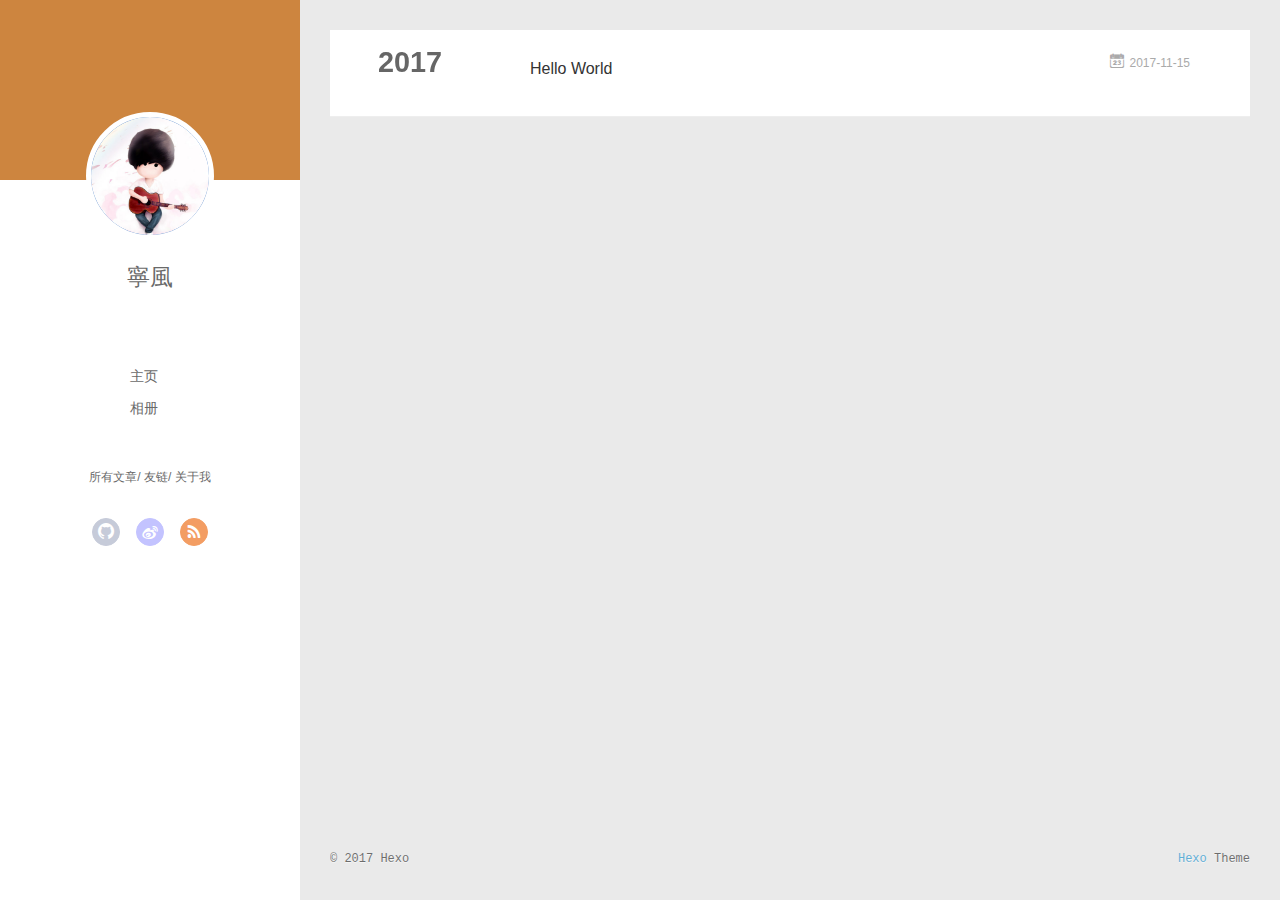
<file: archives/2017/index.html>
<!DOCTYPE html>
<html>
<head>
  <meta charset="utf-8">
  
  <meta name="renderer" content="webkit">
  <meta http-equiv="X-UA-Compatible" content="IE=edge" >
  <link rel="dns-prefetch" href="http://yoursite.com">
  <title>Archives: 2017 | Hexo</title>
  <meta name="viewport" content="width=device-width, initial-scale=1, maximum-scale=1">
  <meta property="og:type" content="website">
<meta property="og:title" content="Hexo">
<meta property="og:url" content="http://yoursite.com/archives/2017/index.html">
<meta property="og:site_name" content="Hexo">
<meta name="twitter:card" content="summary">
<meta name="twitter:title" content="Hexo">
  
    <link rel="alternative" href="/atom.xml" title="Hexo" type="application/atom+xml">
  
  
    <link rel="icon" href="/images/favicon.ico">
  
  <link rel="stylesheet" type="text/css" href="/./main.0cf68a.css">
  <style type="text/css">
  
    #container.show {
      background: linear-gradient(200deg,#a0cfe4,#e8c37e);
    }
  </style>
  

  

</head>

<body>
  <div id="container" q-class="show:isCtnShow">
    <canvas id="anm-canvas" class="anm-canvas"></canvas>
    <div class="left-col" q-class="show:isShow">
      
<div class="overlay" style="background: #CD853F"></div>
<div class="intrude-less">
	<header id="header" class="inner">
		<a href="/" class="profilepic">
			<img src="/images/ningfeng.png" class="js-avatar">
		</a>
		<hgroup>
		  <h1 class="header-author"><a href="/">寧風</a></h1>
		</hgroup>
		

		<nav class="header-menu">
			<ul>
			
				<li><a href="/">主页</a></li>
	        
				<li><a href="/photos">相册</a></li>
	        
			</ul>
		</nav>
		<nav class="header-smart-menu">
    		
    			
    			<a q-on="click: openSlider(e, 'innerArchive')" href="javascript:void(0)">所有文章</a>
    			
            
    			
    			<a q-on="click: openSlider(e, 'friends')" href="javascript:void(0)">友链</a>
    			
            
    			
    			<a q-on="click: openSlider(e, 'aboutme')" href="javascript:void(0)">关于我</a>
    			
            
		</nav>
		<nav class="header-nav">
			<div class="social">
				
					<a class="github" target="_blank" href="https://github.com/acningfeng" title="github"><i class="icon-github"></i></a>
		        
					<a class="weibo" target="_blank" href="#" title="weibo"><i class="icon-weibo"></i></a>
		        
					<a class="rss" target="_blank" href="#" title="rss"><i class="icon-rss"></i></a>
		        
			</div>
		</nav>
	</header>		
</div>

    </div>
    <div class="mid-col" q-class="show:isShow,hide:isShow|isFalse">
      
<nav id="mobile-nav">
  	<div class="overlay js-overlay" style="background: #CD853F"></div>
	<div class="btnctn js-mobile-btnctn">
  		<div class="slider-trigger list" q-on="click: openSlider(e)"><i class="icon icon-sort"></i></div>
	</div>
	<div class="intrude-less">
		<header id="header" class="inner">
			<div class="profilepic">
				<img src="/images/ningfeng.png" class="js-avatar">
			</div>
			<hgroup>
			  <h1 class="header-author js-header-author">寧風</h1>
			</hgroup>
			
			
			
				
			
				
			
			
			
			<nav class="header-nav">
				<div class="social">
					
						<a class="github" target="_blank" href="https://github.com/acningfeng" title="github"><i class="icon-github"></i></a>
			        
						<a class="weibo" target="_blank" href="#" title="weibo"><i class="icon-weibo"></i></a>
			        
						<a class="rss" target="_blank" href="#" title="rss"><i class="icon-rss"></i></a>
			        
				</div>
			</nav>

			<nav class="header-menu js-header-menu">
				<ul style="width: 50%">
				
				
					<li style="width: 50%"><a href="/">主页</a></li>
		        
					<li style="width: 50%"><a href="/photos">相册</a></li>
		        
				</ul>
			</nav>
		</header>				
	</div>
	<div class="mobile-mask" style="display:none" q-show="isShow"></div>
</nav>

      <div id="wrapper" class="body-wrap">
        <div class="menu-l">
          <div class="canvas-wrap">
            <canvas data-colors="#eaeaea" data-sectionHeight="100" data-contentId="js-content" id="myCanvas1" class="anm-canvas"></canvas>
          </div>
          <div id="js-content" class="content-ll">
            
  
  
    
    
      
      
      <section class="archives-wrap">
        <div class="archive-year-wrap">
          <a href="/archives/2017" class="archive-year">2017</a>
        </div>
        <div class="archives">
    
    <article class="archive-article archive-type-post">
  <div class="archive-article-inner">
    <header class="archive-article-header">
      	<div class="article-meta">
	      	<a href="/2017/11/15/hello-world/" class="archive-article-date">
  	<time datetime="2017-11-15T11:35:29.869Z" itemprop="datePublished"><i class="icon-calendar icon"></i>2017-11-15</time>
</a>
        </div>
    	 
  
    <h1 itemprop="name">
      <a class="archive-article-title" href="/2017/11/15/hello-world/">Hello World</a>
    </h1>
  

        <div class="article-info info-on-right">
          
          

        </div>
        <div class="clearfix"></div>
    </header>
  </div>
</article>
  
  
    </div></section>
  

    


          </div>
        </div>
      </div>
      <footer id="footer">
  <div class="outer">
    <div id="footer-info">
    	<div class="footer-left">
    		&copy; 2017 Hexo
    	</div>
      	<div class="footer-right">
      		<a href="http://hexo.io/" target="_blank">Hexo</a>  Theme 
      	</div>
    </div>
  </div>
</footer>
    </div>
    <script>
	var yiliaConfig = {
		mathjax: false,
		isHome: false,
		isPost: false,
		isArchive: true,
		isTag: false,
		isCategory: false,
		open_in_new: false,
		toc_hide_index: true,
		root: "/",
		innerArchive: true,
		showTags: false
	}
</script>

<script>!function(t){function n(e){if(r[e])return r[e].exports;var i=r[e]={exports:{},id:e,loaded:!1};return t[e].call(i.exports,i,i.exports,n),i.loaded=!0,i.exports}var r={};n.m=t,n.c=r,n.p="./",n(0)}([function(t,n,r){r(195),t.exports=r(191)},function(t,n,r){var e=r(3),i=r(52),o=r(27),u=r(28),c=r(53),f="prototype",a=function(t,n,r){var s,l,h,v,p=t&a.F,d=t&a.G,y=t&a.S,g=t&a.P,b=t&a.B,m=d?e:y?e[n]||(e[n]={}):(e[n]||{})[f],x=d?i:i[n]||(i[n]={}),w=x[f]||(x[f]={});d&&(r=n);for(s in r)l=!p&&m&&void 0!==m[s],h=(l?m:r)[s],v=b&&l?c(h,e):g&&"function"==typeof h?c(Function.call,h):h,m&&u(m,s,h,t&a.U),x[s]!=h&&o(x,s,v),g&&w[s]!=h&&(w[s]=h)};e.core=i,a.F=1,a.G=2,a.S=4,a.P=8,a.B=16,a.W=32,a.U=64,a.R=128,t.exports=a},function(t,n,r){var e=r(6);t.exports=function(t){if(!e(t))throw TypeError(t+" is not an object!");return t}},function(t,n){var r=t.exports="undefined"!=typeof window&&window.Math==Math?window:"undefined"!=typeof self&&self.Math==Math?self:Function("return this")();"number"==typeof __g&&(__g=r)},function(t,n){t.exports=function(t){try{return!!t()}catch(t){return!0}}},function(t,n){var r=t.exports="undefined"!=typeof window&&window.Math==Math?window:"undefined"!=typeof self&&self.Math==Math?self:Function("return this")();"number"==typeof __g&&(__g=r)},function(t,n){t.exports=function(t){return"object"==typeof t?null!==t:"function"==typeof t}},function(t,n,r){var e=r(126)("wks"),i=r(76),o=r(3).Symbol,u="function"==typeof o;(t.exports=function(t){return e[t]||(e[t]=u&&o[t]||(u?o:i)("Symbol."+t))}).store=e},function(t,n){var r={}.hasOwnProperty;t.exports=function(t,n){return r.call(t,n)}},function(t,n,r){var e=r(94),i=r(33);t.exports=function(t){return e(i(t))}},function(t,n,r){t.exports=!r(4)(function(){return 7!=Object.defineProperty({},"a",{get:function(){return 7}}).a})},function(t,n,r){var e=r(2),i=r(167),o=r(50),u=Object.defineProperty;n.f=r(10)?Object.defineProperty:function(t,n,r){if(e(t),n=o(n,!0),e(r),i)try{return u(t,n,r)}catch(t){}if("get"in r||"set"in r)throw TypeError("Accessors not supported!");return"value"in r&&(t[n]=r.value),t}},function(t,n,r){t.exports=!r(18)(function(){return 7!=Object.defineProperty({},"a",{get:function(){return 7}}).a})},function(t,n,r){var e=r(14),i=r(22);t.exports=r(12)?function(t,n,r){return e.f(t,n,i(1,r))}:function(t,n,r){return t[n]=r,t}},function(t,n,r){var e=r(20),i=r(58),o=r(42),u=Object.defineProperty;n.f=r(12)?Object.defineProperty:function(t,n,r){if(e(t),n=o(n,!0),e(r),i)try{return u(t,n,r)}catch(t){}if("get"in r||"set"in r)throw TypeError("Accessors not supported!");return"value"in r&&(t[n]=r.value),t}},function(t,n,r){var e=r(40)("wks"),i=r(23),o=r(5).Symbol,u="function"==typeof o;(t.exports=function(t){return e[t]||(e[t]=u&&o[t]||(u?o:i)("Symbol."+t))}).store=e},function(t,n,r){var e=r(67),i=Math.min;t.exports=function(t){return t>0?i(e(t),9007199254740991):0}},function(t,n,r){var e=r(46);t.exports=function(t){return Object(e(t))}},function(t,n){t.exports=function(t){try{return!!t()}catch(t){return!0}}},function(t,n,r){var e=r(63),i=r(34);t.exports=Object.keys||function(t){return e(t,i)}},function(t,n,r){var e=r(21);t.exports=function(t){if(!e(t))throw TypeError(t+" is not an object!");return t}},function(t,n){t.exports=function(t){return"object"==typeof t?null!==t:"function"==typeof t}},function(t,n){t.exports=function(t,n){return{enumerable:!(1&t),configurable:!(2&t),writable:!(4&t),value:n}}},function(t,n){var r=0,e=Math.random();t.exports=function(t){return"Symbol(".concat(void 0===t?"":t,")_",(++r+e).toString(36))}},function(t,n){var r={}.hasOwnProperty;t.exports=function(t,n){return r.call(t,n)}},function(t,n){var r=t.exports={version:"2.4.0"};"number"==typeof __e&&(__e=r)},function(t,n){t.exports=function(t){if("function"!=typeof t)throw TypeError(t+" is not a function!");return t}},function(t,n,r){var e=r(11),i=r(66);t.exports=r(10)?function(t,n,r){return e.f(t,n,i(1,r))}:function(t,n,r){return t[n]=r,t}},function(t,n,r){var e=r(3),i=r(27),o=r(24),u=r(76)("src"),c="toString",f=Function[c],a=(""+f).split(c);r(52).inspectSource=function(t){return f.call(t)},(t.exports=function(t,n,r,c){var f="function"==typeof r;f&&(o(r,"name")||i(r,"name",n)),t[n]!==r&&(f&&(o(r,u)||i(r,u,t[n]?""+t[n]:a.join(String(n)))),t===e?t[n]=r:c?t[n]?t[n]=r:i(t,n,r):(delete t[n],i(t,n,r)))})(Function.prototype,c,function(){return"function"==typeof this&&this[u]||f.call(this)})},function(t,n,r){var e=r(1),i=r(4),o=r(46),u=function(t,n,r,e){var i=String(o(t)),u="<"+n;return""!==r&&(u+=" "+r+'="'+String(e).replace(/"/g,"&quot;")+'"'),u+">"+i+"</"+n+">"};t.exports=function(t,n){var r={};r[t]=n(u),e(e.P+e.F*i(function(){var n=""[t]('"');return n!==n.toLowerCase()||n.split('"').length>3}),"String",r)}},function(t,n,r){var e=r(115),i=r(46);t.exports=function(t){return e(i(t))}},function(t,n,r){var e=r(116),i=r(66),o=r(30),u=r(50),c=r(24),f=r(167),a=Object.getOwnPropertyDescriptor;n.f=r(10)?a:function(t,n){if(t=o(t),n=u(n,!0),f)try{return a(t,n)}catch(t){}if(c(t,n))return i(!e.f.call(t,n),t[n])}},function(t,n,r){var e=r(24),i=r(17),o=r(145)("IE_PROTO"),u=Object.prototype;t.exports=Object.getPrototypeOf||function(t){return t=i(t),e(t,o)?t[o]:"function"==typeof t.constructor&&t instanceof t.constructor?t.constructor.prototype:t instanceof Object?u:null}},function(t,n){t.exports=function(t){if(void 0==t)throw TypeError("Can't call method on  "+t);return t}},function(t,n){t.exports="constructor,hasOwnProperty,isPrototypeOf,propertyIsEnumerable,toLocaleString,toString,valueOf".split(",")},function(t,n){t.exports={}},function(t,n){t.exports=!0},function(t,n){n.f={}.propertyIsEnumerable},function(t,n,r){var e=r(14).f,i=r(8),o=r(15)("toStringTag");t.exports=function(t,n,r){t&&!i(t=r?t:t.prototype,o)&&e(t,o,{configurable:!0,value:n})}},function(t,n,r){var e=r(40)("keys"),i=r(23);t.exports=function(t){return e[t]||(e[t]=i(t))}},function(t,n,r){var e=r(5),i="__core-js_shared__",o=e[i]||(e[i]={});t.exports=function(t){return o[t]||(o[t]={})}},function(t,n){var r=Math.ceil,e=Math.floor;t.exports=function(t){return isNaN(t=+t)?0:(t>0?e:r)(t)}},function(t,n,r){var e=r(21);t.exports=function(t,n){if(!e(t))return t;var r,i;if(n&&"function"==typeof(r=t.toString)&&!e(i=r.call(t)))return i;if("function"==typeof(r=t.valueOf)&&!e(i=r.call(t)))return i;if(!n&&"function"==typeof(r=t.toString)&&!e(i=r.call(t)))return i;throw TypeError("Can't convert object to primitive value")}},function(t,n,r){var e=r(5),i=r(25),o=r(36),u=r(44),c=r(14).f;t.exports=function(t){var n=i.Symbol||(i.Symbol=o?{}:e.Symbol||{});"_"==t.charAt(0)||t in n||c(n,t,{value:u.f(t)})}},function(t,n,r){n.f=r(15)},function(t,n){var r={}.toString;t.exports=function(t){return r.call(t).slice(8,-1)}},function(t,n){t.exports=function(t){if(void 0==t)throw TypeError("Can't call method on  "+t);return t}},function(t,n,r){var e=r(4);t.exports=function(t,n){return!!t&&e(function(){n?t.call(null,function(){},1):t.call(null)})}},function(t,n,r){var e=r(53),i=r(115),o=r(17),u=r(16),c=r(203);t.exports=function(t,n){var r=1==t,f=2==t,a=3==t,s=4==t,l=6==t,h=5==t||l,v=n||c;return function(n,c,p){for(var d,y,g=o(n),b=i(g),m=e(c,p,3),x=u(b.length),w=0,S=r?v(n,x):f?v(n,0):void 0;x>w;w++)if((h||w in b)&&(d=b[w],y=m(d,w,g),t))if(r)S[w]=y;else if(y)switch(t){case 3:return!0;case 5:return d;case 6:return w;case 2:S.push(d)}else if(s)return!1;return l?-1:a||s?s:S}}},function(t,n,r){var e=r(1),i=r(52),o=r(4);t.exports=function(t,n){var r=(i.Object||{})[t]||Object[t],u={};u[t]=n(r),e(e.S+e.F*o(function(){r(1)}),"Object",u)}},function(t,n,r){var e=r(6);t.exports=function(t,n){if(!e(t))return t;var r,i;if(n&&"function"==typeof(r=t.toString)&&!e(i=r.call(t)))return i;if("function"==typeof(r=t.valueOf)&&!e(i=r.call(t)))return i;if(!n&&"function"==typeof(r=t.toString)&&!e(i=r.call(t)))return i;throw TypeError("Can't convert object to primitive value")}},function(t,n,r){var e=r(5),i=r(25),o=r(91),u=r(13),c="prototype",f=function(t,n,r){var a,s,l,h=t&f.F,v=t&f.G,p=t&f.S,d=t&f.P,y=t&f.B,g=t&f.W,b=v?i:i[n]||(i[n]={}),m=b[c],x=v?e:p?e[n]:(e[n]||{})[c];v&&(r=n);for(a in r)(s=!h&&x&&void 0!==x[a])&&a in b||(l=s?x[a]:r[a],b[a]=v&&"function"!=typeof x[a]?r[a]:y&&s?o(l,e):g&&x[a]==l?function(t){var n=function(n,r,e){if(this instanceof t){switch(arguments.length){case 0:return new t;case 1:return new t(n);case 2:return new t(n,r)}return new t(n,r,e)}return t.apply(this,arguments)};return n[c]=t[c],n}(l):d&&"function"==typeof l?o(Function.call,l):l,d&&((b.virtual||(b.virtual={}))[a]=l,t&f.R&&m&&!m[a]&&u(m,a,l)))};f.F=1,f.G=2,f.S=4,f.P=8,f.B=16,f.W=32,f.U=64,f.R=128,t.exports=f},function(t,n){var r=t.exports={version:"2.4.0"};"number"==typeof __e&&(__e=r)},function(t,n,r){var e=r(26);t.exports=function(t,n,r){if(e(t),void 0===n)return t;switch(r){case 1:return function(r){return t.call(n,r)};case 2:return function(r,e){return t.call(n,r,e)};case 3:return function(r,e,i){return t.call(n,r,e,i)}}return function(){return t.apply(n,arguments)}}},function(t,n,r){var e=r(183),i=r(1),o=r(126)("metadata"),u=o.store||(o.store=new(r(186))),c=function(t,n,r){var i=u.get(t);if(!i){if(!r)return;u.set(t,i=new e)}var o=i.get(n);if(!o){if(!r)return;i.set(n,o=new e)}return o},f=function(t,n,r){var e=c(n,r,!1);return void 0!==e&&e.has(t)},a=function(t,n,r){var e=c(n,r,!1);return void 0===e?void 0:e.get(t)},s=function(t,n,r,e){c(r,e,!0).set(t,n)},l=function(t,n){var r=c(t,n,!1),e=[];return r&&r.forEach(function(t,n){e.push(n)}),e},h=function(t){return void 0===t||"symbol"==typeof t?t:String(t)},v=function(t){i(i.S,"Reflect",t)};t.exports={store:u,map:c,has:f,get:a,set:s,keys:l,key:h,exp:v}},function(t,n,r){"use strict";if(r(10)){var e=r(69),i=r(3),o=r(4),u=r(1),c=r(127),f=r(152),a=r(53),s=r(68),l=r(66),h=r(27),v=r(73),p=r(67),d=r(16),y=r(75),g=r(50),b=r(24),m=r(180),x=r(114),w=r(6),S=r(17),_=r(137),O=r(70),E=r(32),P=r(71).f,j=r(154),F=r(76),M=r(7),A=r(48),N=r(117),T=r(146),I=r(155),k=r(80),L=r(123),R=r(74),C=r(130),D=r(160),U=r(11),W=r(31),G=U.f,B=W.f,V=i.RangeError,z=i.TypeError,q=i.Uint8Array,K="ArrayBuffer",J="Shared"+K,Y="BYTES_PER_ELEMENT",H="prototype",$=Array[H],X=f.ArrayBuffer,Q=f.DataView,Z=A(0),tt=A(2),nt=A(3),rt=A(4),et=A(5),it=A(6),ot=N(!0),ut=N(!1),ct=I.values,ft=I.keys,at=I.entries,st=$.lastIndexOf,lt=$.reduce,ht=$.reduceRight,vt=$.join,pt=$.sort,dt=$.slice,yt=$.toString,gt=$.toLocaleString,bt=M("iterator"),mt=M("toStringTag"),xt=F("typed_constructor"),wt=F("def_constructor"),St=c.CONSTR,_t=c.TYPED,Ot=c.VIEW,Et="Wrong length!",Pt=A(1,function(t,n){return Tt(T(t,t[wt]),n)}),jt=o(function(){return 1===new q(new Uint16Array([1]).buffer)[0]}),Ft=!!q&&!!q[H].set&&o(function(){new q(1).set({})}),Mt=function(t,n){if(void 0===t)throw z(Et);var r=+t,e=d(t);if(n&&!m(r,e))throw V(Et);return e},At=function(t,n){var r=p(t);if(r<0||r%n)throw V("Wrong offset!");return r},Nt=function(t){if(w(t)&&_t in t)return t;throw z(t+" is not a typed array!")},Tt=function(t,n){if(!(w(t)&&xt in t))throw z("It is not a typed array constructor!");return new t(n)},It=function(t,n){return kt(T(t,t[wt]),n)},kt=function(t,n){for(var r=0,e=n.length,i=Tt(t,e);e>r;)i[r]=n[r++];return i},Lt=function(t,n,r){G(t,n,{get:function(){return this._d[r]}})},Rt=function(t){var n,r,e,i,o,u,c=S(t),f=arguments.length,s=f>1?arguments[1]:void 0,l=void 0!==s,h=j(c);if(void 0!=h&&!_(h)){for(u=h.call(c),e=[],n=0;!(o=u.next()).done;n++)e.push(o.value);c=e}for(l&&f>2&&(s=a(s,arguments[2],2)),n=0,r=d(c.length),i=Tt(this,r);r>n;n++)i[n]=l?s(c[n],n):c[n];return i},Ct=function(){for(var t=0,n=arguments.length,r=Tt(this,n);n>t;)r[t]=arguments[t++];return r},Dt=!!q&&o(function(){gt.call(new q(1))}),Ut=function(){return gt.apply(Dt?dt.call(Nt(this)):Nt(this),arguments)},Wt={copyWithin:function(t,n){return D.call(Nt(this),t,n,arguments.length>2?arguments[2]:void 0)},every:function(t){return rt(Nt(this),t,arguments.length>1?arguments[1]:void 0)},fill:function(t){return C.apply(Nt(this),arguments)},filter:function(t){return It(this,tt(Nt(this),t,arguments.length>1?arguments[1]:void 0))},find:function(t){return et(Nt(this),t,arguments.length>1?arguments[1]:void 0)},findIndex:function(t){return it(Nt(this),t,arguments.length>1?arguments[1]:void 0)},forEach:function(t){Z(Nt(this),t,arguments.length>1?arguments[1]:void 0)},indexOf:function(t){return ut(Nt(this),t,arguments.length>1?arguments[1]:void 0)},includes:function(t){return ot(Nt(this),t,arguments.length>1?arguments[1]:void 0)},join:function(t){return vt.apply(Nt(this),arguments)},lastIndexOf:function(t){return st.apply(Nt(this),arguments)},map:function(t){return Pt(Nt(this),t,arguments.length>1?arguments[1]:void 0)},reduce:function(t){return lt.apply(Nt(this),arguments)},reduceRight:function(t){return ht.apply(Nt(this),arguments)},reverse:function(){for(var t,n=this,r=Nt(n).length,e=Math.floor(r/2),i=0;i<e;)t=n[i],n[i++]=n[--r],n[r]=t;return n},some:function(t){return nt(Nt(this),t,arguments.length>1?arguments[1]:void 0)},sort:function(t){return pt.call(Nt(this),t)},subarray:function(t,n){var r=Nt(this),e=r.length,i=y(t,e);return new(T(r,r[wt]))(r.buffer,r.byteOffset+i*r.BYTES_PER_ELEMENT,d((void 0===n?e:y(n,e))-i))}},Gt=function(t,n){return It(this,dt.call(Nt(this),t,n))},Bt=function(t){Nt(this);var n=At(arguments[1],1),r=this.length,e=S(t),i=d(e.length),o=0;if(i+n>r)throw V(Et);for(;o<i;)this[n+o]=e[o++]},Vt={entries:function(){return at.call(Nt(this))},keys:function(){return ft.call(Nt(this))},values:function(){return ct.call(Nt(this))}},zt=function(t,n){return w(t)&&t[_t]&&"symbol"!=typeof n&&n in t&&String(+n)==String(n)},qt=function(t,n){return zt(t,n=g(n,!0))?l(2,t[n]):B(t,n)},Kt=function(t,n,r){return!(zt(t,n=g(n,!0))&&w(r)&&b(r,"value"))||b(r,"get")||b(r,"set")||r.configurable||b(r,"writable")&&!r.writable||b(r,"enumerable")&&!r.enumerable?G(t,n,r):(t[n]=r.value,t)};St||(W.f=qt,U.f=Kt),u(u.S+u.F*!St,"Object",{getOwnPropertyDescriptor:qt,defineProperty:Kt}),o(function(){yt.call({})})&&(yt=gt=function(){return vt.call(this)});var Jt=v({},Wt);v(Jt,Vt),h(Jt,bt,Vt.values),v(Jt,{slice:Gt,set:Bt,constructor:function(){},toString:yt,toLocaleString:Ut}),Lt(Jt,"buffer","b"),Lt(Jt,"byteOffset","o"),Lt(Jt,"byteLength","l"),Lt(Jt,"length","e"),G(Jt,mt,{get:function(){return this[_t]}}),t.exports=function(t,n,r,f){f=!!f;var a=t+(f?"Clamped":"")+"Array",l="Uint8Array"!=a,v="get"+t,p="set"+t,y=i[a],g=y||{},b=y&&E(y),m=!y||!c.ABV,S={},_=y&&y[H],j=function(t,r){var e=t._d;return e.v[v](r*n+e.o,jt)},F=function(t,r,e){var i=t._d;f&&(e=(e=Math.round(e))<0?0:e>255?255:255&e),i.v[p](r*n+i.o,e,jt)},M=function(t,n){G(t,n,{get:function(){return j(this,n)},set:function(t){return F(this,n,t)},enumerable:!0})};m?(y=r(function(t,r,e,i){s(t,y,a,"_d");var o,u,c,f,l=0,v=0;if(w(r)){if(!(r instanceof X||(f=x(r))==K||f==J))return _t in r?kt(y,r):Rt.call(y,r);o=r,v=At(e,n);var p=r.byteLength;if(void 0===i){if(p%n)throw V(Et);if((u=p-v)<0)throw V(Et)}else if((u=d(i)*n)+v>p)throw V(Et);c=u/n}else c=Mt(r,!0),u=c*n,o=new X(u);for(h(t,"_d",{b:o,o:v,l:u,e:c,v:new Q(o)});l<c;)M(t,l++)}),_=y[H]=O(Jt),h(_,"constructor",y)):L(function(t){new y(null),new y(t)},!0)||(y=r(function(t,r,e,i){s(t,y,a);var o;return w(r)?r instanceof X||(o=x(r))==K||o==J?void 0!==i?new g(r,At(e,n),i):void 0!==e?new g(r,At(e,n)):new g(r):_t in r?kt(y,r):Rt.call(y,r):new g(Mt(r,l))}),Z(b!==Function.prototype?P(g).concat(P(b)):P(g),function(t){t in y||h(y,t,g[t])}),y[H]=_,e||(_.constructor=y));var A=_[bt],N=!!A&&("values"==A.name||void 0==A.name),T=Vt.values;h(y,xt,!0),h(_,_t,a),h(_,Ot,!0),h(_,wt,y),(f?new y(1)[mt]==a:mt in _)||G(_,mt,{get:function(){return a}}),S[a]=y,u(u.G+u.W+u.F*(y!=g),S),u(u.S,a,{BYTES_PER_ELEMENT:n,from:Rt,of:Ct}),Y in _||h(_,Y,n),u(u.P,a,Wt),R(a),u(u.P+u.F*Ft,a,{set:Bt}),u(u.P+u.F*!N,a,Vt),u(u.P+u.F*(_.toString!=yt),a,{toString:yt}),u(u.P+u.F*o(function(){new y(1).slice()}),a,{slice:Gt}),u(u.P+u.F*(o(function(){return[1,2].toLocaleString()!=new y([1,2]).toLocaleString()})||!o(function(){_.toLocaleString.call([1,2])})),a,{toLocaleString:Ut}),k[a]=N?A:T,e||N||h(_,bt,T)}}else t.exports=function(){}},function(t,n){var r={}.toString;t.exports=function(t){return r.call(t).slice(8,-1)}},function(t,n,r){var e=r(21),i=r(5).document,o=e(i)&&e(i.createElement);t.exports=function(t){return o?i.createElement(t):{}}},function(t,n,r){t.exports=!r(12)&&!r(18)(function(){return 7!=Object.defineProperty(r(57)("div"),"a",{get:function(){return 7}}).a})},function(t,n,r){"use strict";var e=r(36),i=r(51),o=r(64),u=r(13),c=r(8),f=r(35),a=r(96),s=r(38),l=r(103),h=r(15)("iterator"),v=!([].keys&&"next"in[].keys()),p="keys",d="values",y=function(){return this};t.exports=function(t,n,r,g,b,m,x){a(r,n,g);var w,S,_,O=function(t){if(!v&&t in F)return F[t];switch(t){case p:case d:return function(){return new r(this,t)}}return function(){return new r(this,t)}},E=n+" Iterator",P=b==d,j=!1,F=t.prototype,M=F[h]||F["@@iterator"]||b&&F[b],A=M||O(b),N=b?P?O("entries"):A:void 0,T="Array"==n?F.entries||M:M;if(T&&(_=l(T.call(new t)))!==Object.prototype&&(s(_,E,!0),e||c(_,h)||u(_,h,y)),P&&M&&M.name!==d&&(j=!0,A=function(){return M.call(this)}),e&&!x||!v&&!j&&F[h]||u(F,h,A),f[n]=A,f[E]=y,b)if(w={values:P?A:O(d),keys:m?A:O(p),entries:N},x)for(S in w)S in F||o(F,S,w[S]);else i(i.P+i.F*(v||j),n,w);return w}},function(t,n,r){var e=r(20),i=r(100),o=r(34),u=r(39)("IE_PROTO"),c=function(){},f="prototype",a=function(){var t,n=r(57)("iframe"),e=o.length;for(n.style.display="none",r(93).appendChild(n),n.src="javascript:",t=n.contentWindow.document,t.open(),t.write("<script>document.F=Object<\/script>"),t.close(),a=t.F;e--;)delete a[f][o[e]];return a()};t.exports=Object.create||function(t,n){var r;return null!==t?(c[f]=e(t),r=new c,c[f]=null,r[u]=t):r=a(),void 0===n?r:i(r,n)}},function(t,n,r){var e=r(63),i=r(34).concat("length","prototype");n.f=Object.getOwnPropertyNames||function(t){return e(t,i)}},function(t,n){n.f=Object.getOwnPropertySymbols},function(t,n,r){var e=r(8),i=r(9),o=r(90)(!1),u=r(39)("IE_PROTO");t.exports=function(t,n){var r,c=i(t),f=0,a=[];for(r in c)r!=u&&e(c,r)&&a.push(r);for(;n.length>f;)e(c,r=n[f++])&&(~o(a,r)||a.push(r));return a}},function(t,n,r){t.exports=r(13)},function(t,n,r){var e=r(76)("meta"),i=r(6),o=r(24),u=r(11).f,c=0,f=Object.isExtensible||function(){return!0},a=!r(4)(function(){return f(Object.preventExtensions({}))}),s=function(t){u(t,e,{value:{i:"O"+ ++c,w:{}}})},l=function(t,n){if(!i(t))return"symbol"==typeof t?t:("string"==typeof t?"S":"P")+t;if(!o(t,e)){if(!f(t))return"F";if(!n)return"E";s(t)}return t[e].i},h=function(t,n){if(!o(t,e)){if(!f(t))return!0;if(!n)return!1;s(t)}return t[e].w},v=function(t){return a&&p.NEED&&f(t)&&!o(t,e)&&s(t),t},p=t.exports={KEY:e,NEED:!1,fastKey:l,getWeak:h,onFreeze:v}},function(t,n){t.exports=function(t,n){return{enumerable:!(1&t),configurable:!(2&t),writable:!(4&t),value:n}}},function(t,n){var r=Math.ceil,e=Math.floor;t.exports=function(t){return isNaN(t=+t)?0:(t>0?e:r)(t)}},function(t,n){t.exports=function(t,n,r,e){if(!(t instanceof n)||void 0!==e&&e in t)throw TypeError(r+": incorrect invocation!");return t}},function(t,n){t.exports=!1},function(t,n,r){var e=r(2),i=r(173),o=r(133),u=r(145)("IE_PROTO"),c=function(){},f="prototype",a=function(){var t,n=r(132)("iframe"),e=o.length;for(n.style.display="none",r(135).appendChild(n),n.src="javascript:",t=n.contentWindow.document,t.open(),t.write("<script>document.F=Object<\/script>"),t.close(),a=t.F;e--;)delete a[f][o[e]];return a()};t.exports=Object.create||function(t,n){var r;return null!==t?(c[f]=e(t),r=new c,c[f]=null,r[u]=t):r=a(),void 0===n?r:i(r,n)}},function(t,n,r){var e=r(175),i=r(133).concat("length","prototype");n.f=Object.getOwnPropertyNames||function(t){return e(t,i)}},function(t,n,r){var e=r(175),i=r(133);t.exports=Object.keys||function(t){return e(t,i)}},function(t,n,r){var e=r(28);t.exports=function(t,n,r){for(var i in n)e(t,i,n[i],r);return t}},function(t,n,r){"use strict";var e=r(3),i=r(11),o=r(10),u=r(7)("species");t.exports=function(t){var n=e[t];o&&n&&!n[u]&&i.f(n,u,{configurable:!0,get:function(){return this}})}},function(t,n,r){var e=r(67),i=Math.max,o=Math.min;t.exports=function(t,n){return t=e(t),t<0?i(t+n,0):o(t,n)}},function(t,n){var r=0,e=Math.random();t.exports=function(t){return"Symbol(".concat(void 0===t?"":t,")_",(++r+e).toString(36))}},function(t,n,r){var e=r(33);t.exports=function(t){return Object(e(t))}},function(t,n,r){var e=r(7)("unscopables"),i=Array.prototype;void 0==i[e]&&r(27)(i,e,{}),t.exports=function(t){i[e][t]=!0}},function(t,n,r){var e=r(53),i=r(169),o=r(137),u=r(2),c=r(16),f=r(154),a={},s={},n=t.exports=function(t,n,r,l,h){var v,p,d,y,g=h?function(){return t}:f(t),b=e(r,l,n?2:1),m=0;if("function"!=typeof g)throw TypeError(t+" is not iterable!");if(o(g)){for(v=c(t.length);v>m;m++)if((y=n?b(u(p=t[m])[0],p[1]):b(t[m]))===a||y===s)return y}else for(d=g.call(t);!(p=d.next()).done;)if((y=i(d,b,p.value,n))===a||y===s)return y};n.BREAK=a,n.RETURN=s},function(t,n){t.exports={}},function(t,n,r){var e=r(11).f,i=r(24),o=r(7)("toStringTag");t.exports=function(t,n,r){t&&!i(t=r?t:t.prototype,o)&&e(t,o,{configurable:!0,value:n})}},function(t,n,r){var e=r(1),i=r(46),o=r(4),u=r(150),c="["+u+"]",f="​",a=RegExp("^"+c+c+"*"),s=RegExp(c+c+"*$"),l=function(t,n,r){var i={},c=o(function(){return!!u[t]()||f[t]()!=f}),a=i[t]=c?n(h):u[t];r&&(i[r]=a),e(e.P+e.F*c,"String",i)},h=l.trim=function(t,n){return t=String(i(t)),1&n&&(t=t.replace(a,"")),2&n&&(t=t.replace(s,"")),t};t.exports=l},function(t,n,r){t.exports={default:r(86),__esModule:!0}},function(t,n,r){t.exports={default:r(87),__esModule:!0}},function(t,n,r){"use strict";function e(t){return t&&t.__esModule?t:{default:t}}n.__esModule=!0;var i=r(84),o=e(i),u=r(83),c=e(u),f="function"==typeof c.default&&"symbol"==typeof o.default?function(t){return typeof t}:function(t){return t&&"function"==typeof c.default&&t.constructor===c.default&&t!==c.default.prototype?"symbol":typeof t};n.default="function"==typeof c.default&&"symbol"===f(o.default)?function(t){return void 0===t?"undefined":f(t)}:function(t){return t&&"function"==typeof c.default&&t.constructor===c.default&&t!==c.default.prototype?"symbol":void 0===t?"undefined":f(t)}},function(t,n,r){r(110),r(108),r(111),r(112),t.exports=r(25).Symbol},function(t,n,r){r(109),r(113),t.exports=r(44).f("iterator")},function(t,n){t.exports=function(t){if("function"!=typeof t)throw TypeError(t+" is not a function!");return t}},function(t,n){t.exports=function(){}},function(t,n,r){var e=r(9),i=r(106),o=r(105);t.exports=function(t){return function(n,r,u){var c,f=e(n),a=i(f.length),s=o(u,a);if(t&&r!=r){for(;a>s;)if((c=f[s++])!=c)return!0}else for(;a>s;s++)if((t||s in f)&&f[s]===r)return t||s||0;return!t&&-1}}},function(t,n,r){var e=r(88);t.exports=function(t,n,r){if(e(t),void 0===n)return t;switch(r){case 1:return function(r){return t.call(n,r)};case 2:return function(r,e){return t.call(n,r,e)};case 3:return function(r,e,i){return t.call(n,r,e,i)}}return function(){return t.apply(n,arguments)}}},function(t,n,r){var e=r(19),i=r(62),o=r(37);t.exports=function(t){var n=e(t),r=i.f;if(r)for(var u,c=r(t),f=o.f,a=0;c.length>a;)f.call(t,u=c[a++])&&n.push(u);return n}},function(t,n,r){t.exports=r(5).document&&document.documentElement},function(t,n,r){var e=r(56);t.exports=Object("z").propertyIsEnumerable(0)?Object:function(t){return"String"==e(t)?t.split(""):Object(t)}},function(t,n,r){var e=r(56);t.exports=Array.isArray||function(t){return"Array"==e(t)}},function(t,n,r){"use strict";var e=r(60),i=r(22),o=r(38),u={};r(13)(u,r(15)("iterator"),function(){return this}),t.exports=function(t,n,r){t.prototype=e(u,{next:i(1,r)}),o(t,n+" Iterator")}},function(t,n){t.exports=function(t,n){return{value:n,done:!!t}}},function(t,n,r){var e=r(19),i=r(9);t.exports=function(t,n){for(var r,o=i(t),u=e(o),c=u.length,f=0;c>f;)if(o[r=u[f++]]===n)return r}},function(t,n,r){var e=r(23)("meta"),i=r(21),o=r(8),u=r(14).f,c=0,f=Object.isExtensible||function(){return!0},a=!r(18)(function(){return f(Object.preventExtensions({}))}),s=function(t){u(t,e,{value:{i:"O"+ ++c,w:{}}})},l=function(t,n){if(!i(t))return"symbol"==typeof t?t:("string"==typeof t?"S":"P")+t;if(!o(t,e)){if(!f(t))return"F";if(!n)return"E";s(t)}return t[e].i},h=function(t,n){if(!o(t,e)){if(!f(t))return!0;if(!n)return!1;s(t)}return t[e].w},v=function(t){return a&&p.NEED&&f(t)&&!o(t,e)&&s(t),t},p=t.exports={KEY:e,NEED:!1,fastKey:l,getWeak:h,onFreeze:v}},function(t,n,r){var e=r(14),i=r(20),o=r(19);t.exports=r(12)?Object.defineProperties:function(t,n){i(t);for(var r,u=o(n),c=u.length,f=0;c>f;)e.f(t,r=u[f++],n[r]);return t}},function(t,n,r){var e=r(37),i=r(22),o=r(9),u=r(42),c=r(8),f=r(58),a=Object.getOwnPropertyDescriptor;n.f=r(12)?a:function(t,n){if(t=o(t),n=u(n,!0),f)try{return a(t,n)}catch(t){}if(c(t,n))return i(!e.f.call(t,n),t[n])}},function(t,n,r){var e=r(9),i=r(61).f,o={}.toString,u="object"==typeof window&&window&&Object.getOwnPropertyNames?Object.getOwnPropertyNames(window):[],c=function(t){try{return i(t)}catch(t){return u.slice()}};t.exports.f=function(t){return u&&"[object Window]"==o.call(t)?c(t):i(e(t))}},function(t,n,r){var e=r(8),i=r(77),o=r(39)("IE_PROTO"),u=Object.prototype;t.exports=Object.getPrototypeOf||function(t){return t=i(t),e(t,o)?t[o]:"function"==typeof t.constructor&&t instanceof t.constructor?t.constructor.prototype:t instanceof Object?u:null}},function(t,n,r){var e=r(41),i=r(33);t.exports=function(t){return function(n,r){var o,u,c=String(i(n)),f=e(r),a=c.length;return f<0||f>=a?t?"":void 0:(o=c.charCodeAt(f),o<55296||o>56319||f+1===a||(u=c.charCodeAt(f+1))<56320||u>57343?t?c.charAt(f):o:t?c.slice(f,f+2):u-56320+(o-55296<<10)+65536)}}},function(t,n,r){var e=r(41),i=Math.max,o=Math.min;t.exports=function(t,n){return t=e(t),t<0?i(t+n,0):o(t,n)}},function(t,n,r){var e=r(41),i=Math.min;t.exports=function(t){return t>0?i(e(t),9007199254740991):0}},function(t,n,r){"use strict";var e=r(89),i=r(97),o=r(35),u=r(9);t.exports=r(59)(Array,"Array",function(t,n){this._t=u(t),this._i=0,this._k=n},function(){var t=this._t,n=this._k,r=this._i++;return!t||r>=t.length?(this._t=void 0,i(1)):"keys"==n?i(0,r):"values"==n?i(0,t[r]):i(0,[r,t[r]])},"values"),o.Arguments=o.Array,e("keys"),e("values"),e("entries")},function(t,n){},function(t,n,r){"use strict";var e=r(104)(!0);r(59)(String,"String",function(t){this._t=String(t),this._i=0},function(){var t,n=this._t,r=this._i;return r>=n.length?{value:void 0,done:!0}:(t=e(n,r),this._i+=t.length,{value:t,done:!1})})},function(t,n,r){"use strict";var e=r(5),i=r(8),o=r(12),u=r(51),c=r(64),f=r(99).KEY,a=r(18),s=r(40),l=r(38),h=r(23),v=r(15),p=r(44),d=r(43),y=r(98),g=r(92),b=r(95),m=r(20),x=r(9),w=r(42),S=r(22),_=r(60),O=r(102),E=r(101),P=r(14),j=r(19),F=E.f,M=P.f,A=O.f,N=e.Symbol,T=e.JSON,I=T&&T.stringify,k="prototype",L=v("_hidden"),R=v("toPrimitive"),C={}.propertyIsEnumerable,D=s("symbol-registry"),U=s("symbols"),W=s("op-symbols"),G=Object[k],B="function"==typeof N,V=e.QObject,z=!V||!V[k]||!V[k].findChild,q=o&&a(function(){return 7!=_(M({},"a",{get:function(){return M(this,"a",{value:7}).a}})).a})?function(t,n,r){var e=F(G,n);e&&delete G[n],M(t,n,r),e&&t!==G&&M(G,n,e)}:M,K=function(t){var n=U[t]=_(N[k]);return n._k=t,n},J=B&&"symbol"==typeof N.iterator?function(t){return"symbol"==typeof t}:function(t){return t instanceof N},Y=function(t,n,r){return t===G&&Y(W,n,r),m(t),n=w(n,!0),m(r),i(U,n)?(r.enumerable?(i(t,L)&&t[L][n]&&(t[L][n]=!1),r=_(r,{enumerable:S(0,!1)})):(i(t,L)||M(t,L,S(1,{})),t[L][n]=!0),q(t,n,r)):M(t,n,r)},H=function(t,n){m(t);for(var r,e=g(n=x(n)),i=0,o=e.length;o>i;)Y(t,r=e[i++],n[r]);return t},$=function(t,n){return void 0===n?_(t):H(_(t),n)},X=function(t){var n=C.call(this,t=w(t,!0));return!(this===G&&i(U,t)&&!i(W,t))&&(!(n||!i(this,t)||!i(U,t)||i(this,L)&&this[L][t])||n)},Q=function(t,n){if(t=x(t),n=w(n,!0),t!==G||!i(U,n)||i(W,n)){var r=F(t,n);return!r||!i(U,n)||i(t,L)&&t[L][n]||(r.enumerable=!0),r}},Z=function(t){for(var n,r=A(x(t)),e=[],o=0;r.length>o;)i(U,n=r[o++])||n==L||n==f||e.push(n);return e},tt=function(t){for(var n,r=t===G,e=A(r?W:x(t)),o=[],u=0;e.length>u;)!i(U,n=e[u++])||r&&!i(G,n)||o.push(U[n]);return o};B||(N=function(){if(this instanceof N)throw TypeError("Symbol is not a constructor!");var t=h(arguments.length>0?arguments[0]:void 0),n=function(r){this===G&&n.call(W,r),i(this,L)&&i(this[L],t)&&(this[L][t]=!1),q(this,t,S(1,r))};return o&&z&&q(G,t,{configurable:!0,set:n}),K(t)},c(N[k],"toString",function(){return this._k}),E.f=Q,P.f=Y,r(61).f=O.f=Z,r(37).f=X,r(62).f=tt,o&&!r(36)&&c(G,"propertyIsEnumerable",X,!0),p.f=function(t){return K(v(t))}),u(u.G+u.W+u.F*!B,{Symbol:N});for(var nt="hasInstance,isConcatSpreadable,iterator,match,replace,search,species,split,toPrimitive,toStringTag,unscopables".split(","),rt=0;nt.length>rt;)v(nt[rt++]);for(var nt=j(v.store),rt=0;nt.length>rt;)d(nt[rt++]);u(u.S+u.F*!B,"Symbol",{for:function(t){return i(D,t+="")?D[t]:D[t]=N(t)},keyFor:function(t){if(J(t))return y(D,t);throw TypeError(t+" is not a symbol!")},useSetter:function(){z=!0},useSimple:function(){z=!1}}),u(u.S+u.F*!B,"Object",{create:$,defineProperty:Y,defineProperties:H,getOwnPropertyDescriptor:Q,getOwnPropertyNames:Z,getOwnPropertySymbols:tt}),T&&u(u.S+u.F*(!B||a(function(){var t=N();return"[null]"!=I([t])||"{}"!=I({a:t})||"{}"!=I(Object(t))})),"JSON",{stringify:function(t){if(void 0!==t&&!J(t)){for(var n,r,e=[t],i=1;arguments.length>i;)e.push(arguments[i++]);return n=e[1],"function"==typeof n&&(r=n),!r&&b(n)||(n=function(t,n){if(r&&(n=r.call(this,t,n)),!J(n))return n}),e[1]=n,I.apply(T,e)}}}),N[k][R]||r(13)(N[k],R,N[k].valueOf),l(N,"Symbol"),l(Math,"Math",!0),l(e.JSON,"JSON",!0)},function(t,n,r){r(43)("asyncIterator")},function(t,n,r){r(43)("observable")},function(t,n,r){r(107);for(var e=r(5),i=r(13),o=r(35),u=r(15)("toStringTag"),c=["NodeList","DOMTokenList","MediaList","StyleSheetList","CSSRuleList"],f=0;f<5;f++){var a=c[f],s=e[a],l=s&&s.prototype;l&&!l[u]&&i(l,u,a),o[a]=o.Array}},function(t,n,r){var e=r(45),i=r(7)("toStringTag"),o="Arguments"==e(function(){return arguments}()),u=function(t,n){try{return t[n]}catch(t){}};t.exports=function(t){var n,r,c;return void 0===t?"Undefined":null===t?"Null":"string"==typeof(r=u(n=Object(t),i))?r:o?e(n):"Object"==(c=e(n))&&"function"==typeof n.callee?"Arguments":c}},function(t,n,r){var e=r(45);t.exports=Object("z").propertyIsEnumerable(0)?Object:function(t){return"String"==e(t)?t.split(""):Object(t)}},function(t,n){n.f={}.propertyIsEnumerable},function(t,n,r){var e=r(30),i=r(16),o=r(75);t.exports=function(t){return function(n,r,u){var c,f=e(n),a=i(f.length),s=o(u,a);if(t&&r!=r){for(;a>s;)if((c=f[s++])!=c)return!0}else for(;a>s;s++)if((t||s in f)&&f[s]===r)return t||s||0;return!t&&-1}}},function(t,n,r){"use strict";var e=r(3),i=r(1),o=r(28),u=r(73),c=r(65),f=r(79),a=r(68),s=r(6),l=r(4),h=r(123),v=r(81),p=r(136);t.exports=function(t,n,r,d,y,g){var b=e[t],m=b,x=y?"set":"add",w=m&&m.prototype,S={},_=function(t){var n=w[t];o(w,t,"delete"==t?function(t){return!(g&&!s(t))&&n.call(this,0===t?0:t)}:"has"==t?function(t){return!(g&&!s(t))&&n.call(this,0===t?0:t)}:"get"==t?function(t){return g&&!s(t)?void 0:n.call(this,0===t?0:t)}:"add"==t?function(t){return n.call(this,0===t?0:t),this}:function(t,r){return n.call(this,0===t?0:t,r),this})};if("function"==typeof m&&(g||w.forEach&&!l(function(){(new m).entries().next()}))){var O=new m,E=O[x](g?{}:-0,1)!=O,P=l(function(){O.has(1)}),j=h(function(t){new m(t)}),F=!g&&l(function(){for(var t=new m,n=5;n--;)t[x](n,n);return!t.has(-0)});j||(m=n(function(n,r){a(n,m,t);var e=p(new b,n,m);return void 0!=r&&f(r,y,e[x],e),e}),m.prototype=w,w.constructor=m),(P||F)&&(_("delete"),_("has"),y&&_("get")),(F||E)&&_(x),g&&w.clear&&delete w.clear}else m=d.getConstructor(n,t,y,x),u(m.prototype,r),c.NEED=!0;return v(m,t),S[t]=m,i(i.G+i.W+i.F*(m!=b),S),g||d.setStrong(m,t,y),m}},function(t,n,r){"use strict";var e=r(27),i=r(28),o=r(4),u=r(46),c=r(7);t.exports=function(t,n,r){var f=c(t),a=r(u,f,""[t]),s=a[0],l=a[1];o(function(){var n={};return n[f]=function(){return 7},7!=""[t](n)})&&(i(String.prototype,t,s),e(RegExp.prototype,f,2==n?function(t,n){return l.call(t,this,n)}:function(t){return l.call(t,this)}))}
},function(t,n,r){"use strict";var e=r(2);t.exports=function(){var t=e(this),n="";return t.global&&(n+="g"),t.ignoreCase&&(n+="i"),t.multiline&&(n+="m"),t.unicode&&(n+="u"),t.sticky&&(n+="y"),n}},function(t,n){t.exports=function(t,n,r){var e=void 0===r;switch(n.length){case 0:return e?t():t.call(r);case 1:return e?t(n[0]):t.call(r,n[0]);case 2:return e?t(n[0],n[1]):t.call(r,n[0],n[1]);case 3:return e?t(n[0],n[1],n[2]):t.call(r,n[0],n[1],n[2]);case 4:return e?t(n[0],n[1],n[2],n[3]):t.call(r,n[0],n[1],n[2],n[3])}return t.apply(r,n)}},function(t,n,r){var e=r(6),i=r(45),o=r(7)("match");t.exports=function(t){var n;return e(t)&&(void 0!==(n=t[o])?!!n:"RegExp"==i(t))}},function(t,n,r){var e=r(7)("iterator"),i=!1;try{var o=[7][e]();o.return=function(){i=!0},Array.from(o,function(){throw 2})}catch(t){}t.exports=function(t,n){if(!n&&!i)return!1;var r=!1;try{var o=[7],u=o[e]();u.next=function(){return{done:r=!0}},o[e]=function(){return u},t(o)}catch(t){}return r}},function(t,n,r){t.exports=r(69)||!r(4)(function(){var t=Math.random();__defineSetter__.call(null,t,function(){}),delete r(3)[t]})},function(t,n){n.f=Object.getOwnPropertySymbols},function(t,n,r){var e=r(3),i="__core-js_shared__",o=e[i]||(e[i]={});t.exports=function(t){return o[t]||(o[t]={})}},function(t,n,r){for(var e,i=r(3),o=r(27),u=r(76),c=u("typed_array"),f=u("view"),a=!(!i.ArrayBuffer||!i.DataView),s=a,l=0,h="Int8Array,Uint8Array,Uint8ClampedArray,Int16Array,Uint16Array,Int32Array,Uint32Array,Float32Array,Float64Array".split(",");l<9;)(e=i[h[l++]])?(o(e.prototype,c,!0),o(e.prototype,f,!0)):s=!1;t.exports={ABV:a,CONSTR:s,TYPED:c,VIEW:f}},function(t,n){"use strict";var r={versions:function(){var t=window.navigator.userAgent;return{trident:t.indexOf("Trident")>-1,presto:t.indexOf("Presto")>-1,webKit:t.indexOf("AppleWebKit")>-1,gecko:t.indexOf("Gecko")>-1&&-1==t.indexOf("KHTML"),mobile:!!t.match(/AppleWebKit.*Mobile.*/),ios:!!t.match(/\(i[^;]+;( U;)? CPU.+Mac OS X/),android:t.indexOf("Android")>-1||t.indexOf("Linux")>-1,iPhone:t.indexOf("iPhone")>-1||t.indexOf("Mac")>-1,iPad:t.indexOf("iPad")>-1,webApp:-1==t.indexOf("Safari"),weixin:-1==t.indexOf("MicroMessenger")}}()};t.exports=r},function(t,n,r){"use strict";var e=r(85),i=function(t){return t&&t.__esModule?t:{default:t}}(e),o=function(){function t(t,n,e){return n||e?String.fromCharCode(n||e):r[t]||t}function n(t){return e[t]}var r={"&quot;":'"',"&lt;":"<","&gt;":">","&amp;":"&","&nbsp;":" "},e={};for(var u in r)e[r[u]]=u;return r["&apos;"]="'",e["'"]="&#39;",{encode:function(t){return t?(""+t).replace(/['<> "&]/g,n).replace(/\r?\n/g,"<br/>").replace(/\s/g,"&nbsp;"):""},decode:function(n){return n?(""+n).replace(/<br\s*\/?>/gi,"\n").replace(/&quot;|&lt;|&gt;|&amp;|&nbsp;|&apos;|&#(\d+);|&#(\d+)/g,t).replace(/\u00a0/g," "):""},encodeBase16:function(t){if(!t)return t;t+="";for(var n=[],r=0,e=t.length;e>r;r++)n.push(t.charCodeAt(r).toString(16).toUpperCase());return n.join("")},encodeBase16forJSON:function(t){if(!t)return t;t=t.replace(/[\u4E00-\u9FBF]/gi,function(t){return escape(t).replace("%u","\\u")});for(var n=[],r=0,e=t.length;e>r;r++)n.push(t.charCodeAt(r).toString(16).toUpperCase());return n.join("")},decodeBase16:function(t){if(!t)return t;t+="";for(var n=[],r=0,e=t.length;e>r;r+=2)n.push(String.fromCharCode("0x"+t.slice(r,r+2)));return n.join("")},encodeObject:function(t){if(t instanceof Array)for(var n=0,r=t.length;r>n;n++)t[n]=o.encodeObject(t[n]);else if("object"==(void 0===t?"undefined":(0,i.default)(t)))for(var e in t)t[e]=o.encodeObject(t[e]);else if("string"==typeof t)return o.encode(t);return t},loadScript:function(t){var n=document.createElement("script");document.getElementsByTagName("body")[0].appendChild(n),n.setAttribute("src",t)},addLoadEvent:function(t){var n=window.onload;"function"!=typeof window.onload?window.onload=t:window.onload=function(){n(),t()}}}}();t.exports=o},function(t,n,r){"use strict";var e=r(17),i=r(75),o=r(16);t.exports=function(t){for(var n=e(this),r=o(n.length),u=arguments.length,c=i(u>1?arguments[1]:void 0,r),f=u>2?arguments[2]:void 0,a=void 0===f?r:i(f,r);a>c;)n[c++]=t;return n}},function(t,n,r){"use strict";var e=r(11),i=r(66);t.exports=function(t,n,r){n in t?e.f(t,n,i(0,r)):t[n]=r}},function(t,n,r){var e=r(6),i=r(3).document,o=e(i)&&e(i.createElement);t.exports=function(t){return o?i.createElement(t):{}}},function(t,n){t.exports="constructor,hasOwnProperty,isPrototypeOf,propertyIsEnumerable,toLocaleString,toString,valueOf".split(",")},function(t,n,r){var e=r(7)("match");t.exports=function(t){var n=/./;try{"/./"[t](n)}catch(r){try{return n[e]=!1,!"/./"[t](n)}catch(t){}}return!0}},function(t,n,r){t.exports=r(3).document&&document.documentElement},function(t,n,r){var e=r(6),i=r(144).set;t.exports=function(t,n,r){var o,u=n.constructor;return u!==r&&"function"==typeof u&&(o=u.prototype)!==r.prototype&&e(o)&&i&&i(t,o),t}},function(t,n,r){var e=r(80),i=r(7)("iterator"),o=Array.prototype;t.exports=function(t){return void 0!==t&&(e.Array===t||o[i]===t)}},function(t,n,r){var e=r(45);t.exports=Array.isArray||function(t){return"Array"==e(t)}},function(t,n,r){"use strict";var e=r(70),i=r(66),o=r(81),u={};r(27)(u,r(7)("iterator"),function(){return this}),t.exports=function(t,n,r){t.prototype=e(u,{next:i(1,r)}),o(t,n+" Iterator")}},function(t,n,r){"use strict";var e=r(69),i=r(1),o=r(28),u=r(27),c=r(24),f=r(80),a=r(139),s=r(81),l=r(32),h=r(7)("iterator"),v=!([].keys&&"next"in[].keys()),p="keys",d="values",y=function(){return this};t.exports=function(t,n,r,g,b,m,x){a(r,n,g);var w,S,_,O=function(t){if(!v&&t in F)return F[t];switch(t){case p:case d:return function(){return new r(this,t)}}return function(){return new r(this,t)}},E=n+" Iterator",P=b==d,j=!1,F=t.prototype,M=F[h]||F["@@iterator"]||b&&F[b],A=M||O(b),N=b?P?O("entries"):A:void 0,T="Array"==n?F.entries||M:M;if(T&&(_=l(T.call(new t)))!==Object.prototype&&(s(_,E,!0),e||c(_,h)||u(_,h,y)),P&&M&&M.name!==d&&(j=!0,A=function(){return M.call(this)}),e&&!x||!v&&!j&&F[h]||u(F,h,A),f[n]=A,f[E]=y,b)if(w={values:P?A:O(d),keys:m?A:O(p),entries:N},x)for(S in w)S in F||o(F,S,w[S]);else i(i.P+i.F*(v||j),n,w);return w}},function(t,n){var r=Math.expm1;t.exports=!r||r(10)>22025.465794806718||r(10)<22025.465794806718||-2e-17!=r(-2e-17)?function(t){return 0==(t=+t)?t:t>-1e-6&&t<1e-6?t+t*t/2:Math.exp(t)-1}:r},function(t,n){t.exports=Math.sign||function(t){return 0==(t=+t)||t!=t?t:t<0?-1:1}},function(t,n,r){var e=r(3),i=r(151).set,o=e.MutationObserver||e.WebKitMutationObserver,u=e.process,c=e.Promise,f="process"==r(45)(u);t.exports=function(){var t,n,r,a=function(){var e,i;for(f&&(e=u.domain)&&e.exit();t;){i=t.fn,t=t.next;try{i()}catch(e){throw t?r():n=void 0,e}}n=void 0,e&&e.enter()};if(f)r=function(){u.nextTick(a)};else if(o){var s=!0,l=document.createTextNode("");new o(a).observe(l,{characterData:!0}),r=function(){l.data=s=!s}}else if(c&&c.resolve){var h=c.resolve();r=function(){h.then(a)}}else r=function(){i.call(e,a)};return function(e){var i={fn:e,next:void 0};n&&(n.next=i),t||(t=i,r()),n=i}}},function(t,n,r){var e=r(6),i=r(2),o=function(t,n){if(i(t),!e(n)&&null!==n)throw TypeError(n+": can't set as prototype!")};t.exports={set:Object.setPrototypeOf||("__proto__"in{}?function(t,n,e){try{e=r(53)(Function.call,r(31).f(Object.prototype,"__proto__").set,2),e(t,[]),n=!(t instanceof Array)}catch(t){n=!0}return function(t,r){return o(t,r),n?t.__proto__=r:e(t,r),t}}({},!1):void 0),check:o}},function(t,n,r){var e=r(126)("keys"),i=r(76);t.exports=function(t){return e[t]||(e[t]=i(t))}},function(t,n,r){var e=r(2),i=r(26),o=r(7)("species");t.exports=function(t,n){var r,u=e(t).constructor;return void 0===u||void 0==(r=e(u)[o])?n:i(r)}},function(t,n,r){var e=r(67),i=r(46);t.exports=function(t){return function(n,r){var o,u,c=String(i(n)),f=e(r),a=c.length;return f<0||f>=a?t?"":void 0:(o=c.charCodeAt(f),o<55296||o>56319||f+1===a||(u=c.charCodeAt(f+1))<56320||u>57343?t?c.charAt(f):o:t?c.slice(f,f+2):u-56320+(o-55296<<10)+65536)}}},function(t,n,r){var e=r(122),i=r(46);t.exports=function(t,n,r){if(e(n))throw TypeError("String#"+r+" doesn't accept regex!");return String(i(t))}},function(t,n,r){"use strict";var e=r(67),i=r(46);t.exports=function(t){var n=String(i(this)),r="",o=e(t);if(o<0||o==1/0)throw RangeError("Count can't be negative");for(;o>0;(o>>>=1)&&(n+=n))1&o&&(r+=n);return r}},function(t,n){t.exports="\t\n\v\f\r   ᠎             　\u2028\u2029\ufeff"},function(t,n,r){var e,i,o,u=r(53),c=r(121),f=r(135),a=r(132),s=r(3),l=s.process,h=s.setImmediate,v=s.clearImmediate,p=s.MessageChannel,d=0,y={},g="onreadystatechange",b=function(){var t=+this;if(y.hasOwnProperty(t)){var n=y[t];delete y[t],n()}},m=function(t){b.call(t.data)};h&&v||(h=function(t){for(var n=[],r=1;arguments.length>r;)n.push(arguments[r++]);return y[++d]=function(){c("function"==typeof t?t:Function(t),n)},e(d),d},v=function(t){delete y[t]},"process"==r(45)(l)?e=function(t){l.nextTick(u(b,t,1))}:p?(i=new p,o=i.port2,i.port1.onmessage=m,e=u(o.postMessage,o,1)):s.addEventListener&&"function"==typeof postMessage&&!s.importScripts?(e=function(t){s.postMessage(t+"","*")},s.addEventListener("message",m,!1)):e=g in a("script")?function(t){f.appendChild(a("script"))[g]=function(){f.removeChild(this),b.call(t)}}:function(t){setTimeout(u(b,t,1),0)}),t.exports={set:h,clear:v}},function(t,n,r){"use strict";var e=r(3),i=r(10),o=r(69),u=r(127),c=r(27),f=r(73),a=r(4),s=r(68),l=r(67),h=r(16),v=r(71).f,p=r(11).f,d=r(130),y=r(81),g="ArrayBuffer",b="DataView",m="prototype",x="Wrong length!",w="Wrong index!",S=e[g],_=e[b],O=e.Math,E=e.RangeError,P=e.Infinity,j=S,F=O.abs,M=O.pow,A=O.floor,N=O.log,T=O.LN2,I="buffer",k="byteLength",L="byteOffset",R=i?"_b":I,C=i?"_l":k,D=i?"_o":L,U=function(t,n,r){var e,i,o,u=Array(r),c=8*r-n-1,f=(1<<c)-1,a=f>>1,s=23===n?M(2,-24)-M(2,-77):0,l=0,h=t<0||0===t&&1/t<0?1:0;for(t=F(t),t!=t||t===P?(i=t!=t?1:0,e=f):(e=A(N(t)/T),t*(o=M(2,-e))<1&&(e--,o*=2),t+=e+a>=1?s/o:s*M(2,1-a),t*o>=2&&(e++,o/=2),e+a>=f?(i=0,e=f):e+a>=1?(i=(t*o-1)*M(2,n),e+=a):(i=t*M(2,a-1)*M(2,n),e=0));n>=8;u[l++]=255&i,i/=256,n-=8);for(e=e<<n|i,c+=n;c>0;u[l++]=255&e,e/=256,c-=8);return u[--l]|=128*h,u},W=function(t,n,r){var e,i=8*r-n-1,o=(1<<i)-1,u=o>>1,c=i-7,f=r-1,a=t[f--],s=127&a;for(a>>=7;c>0;s=256*s+t[f],f--,c-=8);for(e=s&(1<<-c)-1,s>>=-c,c+=n;c>0;e=256*e+t[f],f--,c-=8);if(0===s)s=1-u;else{if(s===o)return e?NaN:a?-P:P;e+=M(2,n),s-=u}return(a?-1:1)*e*M(2,s-n)},G=function(t){return t[3]<<24|t[2]<<16|t[1]<<8|t[0]},B=function(t){return[255&t]},V=function(t){return[255&t,t>>8&255]},z=function(t){return[255&t,t>>8&255,t>>16&255,t>>24&255]},q=function(t){return U(t,52,8)},K=function(t){return U(t,23,4)},J=function(t,n,r){p(t[m],n,{get:function(){return this[r]}})},Y=function(t,n,r,e){var i=+r,o=l(i);if(i!=o||o<0||o+n>t[C])throw E(w);var u=t[R]._b,c=o+t[D],f=u.slice(c,c+n);return e?f:f.reverse()},H=function(t,n,r,e,i,o){var u=+r,c=l(u);if(u!=c||c<0||c+n>t[C])throw E(w);for(var f=t[R]._b,a=c+t[D],s=e(+i),h=0;h<n;h++)f[a+h]=s[o?h:n-h-1]},$=function(t,n){s(t,S,g);var r=+n,e=h(r);if(r!=e)throw E(x);return e};if(u.ABV){if(!a(function(){new S})||!a(function(){new S(.5)})){S=function(t){return new j($(this,t))};for(var X,Q=S[m]=j[m],Z=v(j),tt=0;Z.length>tt;)(X=Z[tt++])in S||c(S,X,j[X]);o||(Q.constructor=S)}var nt=new _(new S(2)),rt=_[m].setInt8;nt.setInt8(0,2147483648),nt.setInt8(1,2147483649),!nt.getInt8(0)&&nt.getInt8(1)||f(_[m],{setInt8:function(t,n){rt.call(this,t,n<<24>>24)},setUint8:function(t,n){rt.call(this,t,n<<24>>24)}},!0)}else S=function(t){var n=$(this,t);this._b=d.call(Array(n),0),this[C]=n},_=function(t,n,r){s(this,_,b),s(t,S,b);var e=t[C],i=l(n);if(i<0||i>e)throw E("Wrong offset!");if(r=void 0===r?e-i:h(r),i+r>e)throw E(x);this[R]=t,this[D]=i,this[C]=r},i&&(J(S,k,"_l"),J(_,I,"_b"),J(_,k,"_l"),J(_,L,"_o")),f(_[m],{getInt8:function(t){return Y(this,1,t)[0]<<24>>24},getUint8:function(t){return Y(this,1,t)[0]},getInt16:function(t){var n=Y(this,2,t,arguments[1]);return(n[1]<<8|n[0])<<16>>16},getUint16:function(t){var n=Y(this,2,t,arguments[1]);return n[1]<<8|n[0]},getInt32:function(t){return G(Y(this,4,t,arguments[1]))},getUint32:function(t){return G(Y(this,4,t,arguments[1]))>>>0},getFloat32:function(t){return W(Y(this,4,t,arguments[1]),23,4)},getFloat64:function(t){return W(Y(this,8,t,arguments[1]),52,8)},setInt8:function(t,n){H(this,1,t,B,n)},setUint8:function(t,n){H(this,1,t,B,n)},setInt16:function(t,n){H(this,2,t,V,n,arguments[2])},setUint16:function(t,n){H(this,2,t,V,n,arguments[2])},setInt32:function(t,n){H(this,4,t,z,n,arguments[2])},setUint32:function(t,n){H(this,4,t,z,n,arguments[2])},setFloat32:function(t,n){H(this,4,t,K,n,arguments[2])},setFloat64:function(t,n){H(this,8,t,q,n,arguments[2])}});y(S,g),y(_,b),c(_[m],u.VIEW,!0),n[g]=S,n[b]=_},function(t,n,r){var e=r(3),i=r(52),o=r(69),u=r(182),c=r(11).f;t.exports=function(t){var n=i.Symbol||(i.Symbol=o?{}:e.Symbol||{});"_"==t.charAt(0)||t in n||c(n,t,{value:u.f(t)})}},function(t,n,r){var e=r(114),i=r(7)("iterator"),o=r(80);t.exports=r(52).getIteratorMethod=function(t){if(void 0!=t)return t[i]||t["@@iterator"]||o[e(t)]}},function(t,n,r){"use strict";var e=r(78),i=r(170),o=r(80),u=r(30);t.exports=r(140)(Array,"Array",function(t,n){this._t=u(t),this._i=0,this._k=n},function(){var t=this._t,n=this._k,r=this._i++;return!t||r>=t.length?(this._t=void 0,i(1)):"keys"==n?i(0,r):"values"==n?i(0,t[r]):i(0,[r,t[r]])},"values"),o.Arguments=o.Array,e("keys"),e("values"),e("entries")},function(t,n){function r(t,n){t.classList?t.classList.add(n):t.className+=" "+n}t.exports=r},function(t,n){function r(t,n){if(t.classList)t.classList.remove(n);else{var r=new RegExp("(^|\\b)"+n.split(" ").join("|")+"(\\b|$)","gi");t.className=t.className.replace(r," ")}}t.exports=r},function(t,n){function r(){throw new Error("setTimeout has not been defined")}function e(){throw new Error("clearTimeout has not been defined")}function i(t){if(s===setTimeout)return setTimeout(t,0);if((s===r||!s)&&setTimeout)return s=setTimeout,setTimeout(t,0);try{return s(t,0)}catch(n){try{return s.call(null,t,0)}catch(n){return s.call(this,t,0)}}}function o(t){if(l===clearTimeout)return clearTimeout(t);if((l===e||!l)&&clearTimeout)return l=clearTimeout,clearTimeout(t);try{return l(t)}catch(n){try{return l.call(null,t)}catch(n){return l.call(this,t)}}}function u(){d&&v&&(d=!1,v.length?p=v.concat(p):y=-1,p.length&&c())}function c(){if(!d){var t=i(u);d=!0;for(var n=p.length;n;){for(v=p,p=[];++y<n;)v&&v[y].run();y=-1,n=p.length}v=null,d=!1,o(t)}}function f(t,n){this.fun=t,this.array=n}function a(){}var s,l,h=t.exports={};!function(){try{s="function"==typeof setTimeout?setTimeout:r}catch(t){s=r}try{l="function"==typeof clearTimeout?clearTimeout:e}catch(t){l=e}}();var v,p=[],d=!1,y=-1;h.nextTick=function(t){var n=new Array(arguments.length-1);if(arguments.length>1)for(var r=1;r<arguments.length;r++)n[r-1]=arguments[r];p.push(new f(t,n)),1!==p.length||d||i(c)},f.prototype.run=function(){this.fun.apply(null,this.array)},h.title="browser",h.browser=!0,h.env={},h.argv=[],h.version="",h.versions={},h.on=a,h.addListener=a,h.once=a,h.off=a,h.removeListener=a,h.removeAllListeners=a,h.emit=a,h.prependListener=a,h.prependOnceListener=a,h.listeners=function(t){return[]},h.binding=function(t){throw new Error("process.binding is not supported")},h.cwd=function(){return"/"},h.chdir=function(t){throw new Error("process.chdir is not supported")},h.umask=function(){return 0}},function(t,n,r){var e=r(45);t.exports=function(t,n){if("number"!=typeof t&&"Number"!=e(t))throw TypeError(n);return+t}},function(t,n,r){"use strict";var e=r(17),i=r(75),o=r(16);t.exports=[].copyWithin||function(t,n){var r=e(this),u=o(r.length),c=i(t,u),f=i(n,u),a=arguments.length>2?arguments[2]:void 0,s=Math.min((void 0===a?u:i(a,u))-f,u-c),l=1;for(f<c&&c<f+s&&(l=-1,f+=s-1,c+=s-1);s-- >0;)f in r?r[c]=r[f]:delete r[c],c+=l,f+=l;return r}},function(t,n,r){var e=r(79);t.exports=function(t,n){var r=[];return e(t,!1,r.push,r,n),r}},function(t,n,r){var e=r(26),i=r(17),o=r(115),u=r(16);t.exports=function(t,n,r,c,f){e(n);var a=i(t),s=o(a),l=u(a.length),h=f?l-1:0,v=f?-1:1;if(r<2)for(;;){if(h in s){c=s[h],h+=v;break}if(h+=v,f?h<0:l<=h)throw TypeError("Reduce of empty array with no initial value")}for(;f?h>=0:l>h;h+=v)h in s&&(c=n(c,s[h],h,a));return c}},function(t,n,r){"use strict";var e=r(26),i=r(6),o=r(121),u=[].slice,c={},f=function(t,n,r){if(!(n in c)){for(var e=[],i=0;i<n;i++)e[i]="a["+i+"]";c[n]=Function("F,a","return new F("+e.join(",")+")")}return c[n](t,r)};t.exports=Function.bind||function(t){var n=e(this),r=u.call(arguments,1),c=function(){var e=r.concat(u.call(arguments));return this instanceof c?f(n,e.length,e):o(n,e,t)};return i(n.prototype)&&(c.prototype=n.prototype),c}},function(t,n,r){"use strict";var e=r(11).f,i=r(70),o=r(73),u=r(53),c=r(68),f=r(46),a=r(79),s=r(140),l=r(170),h=r(74),v=r(10),p=r(65).fastKey,d=v?"_s":"size",y=function(t,n){var r,e=p(n);if("F"!==e)return t._i[e];for(r=t._f;r;r=r.n)if(r.k==n)return r};t.exports={getConstructor:function(t,n,r,s){var l=t(function(t,e){c(t,l,n,"_i"),t._i=i(null),t._f=void 0,t._l=void 0,t[d]=0,void 0!=e&&a(e,r,t[s],t)});return o(l.prototype,{clear:function(){for(var t=this,n=t._i,r=t._f;r;r=r.n)r.r=!0,r.p&&(r.p=r.p.n=void 0),delete n[r.i];t._f=t._l=void 0,t[d]=0},delete:function(t){var n=this,r=y(n,t);if(r){var e=r.n,i=r.p;delete n._i[r.i],r.r=!0,i&&(i.n=e),e&&(e.p=i),n._f==r&&(n._f=e),n._l==r&&(n._l=i),n[d]--}return!!r},forEach:function(t){c(this,l,"forEach");for(var n,r=u(t,arguments.length>1?arguments[1]:void 0,3);n=n?n.n:this._f;)for(r(n.v,n.k,this);n&&n.r;)n=n.p},has:function(t){return!!y(this,t)}}),v&&e(l.prototype,"size",{get:function(){return f(this[d])}}),l},def:function(t,n,r){var e,i,o=y(t,n);return o?o.v=r:(t._l=o={i:i=p(n,!0),k:n,v:r,p:e=t._l,n:void 0,r:!1},t._f||(t._f=o),e&&(e.n=o),t[d]++,"F"!==i&&(t._i[i]=o)),t},getEntry:y,setStrong:function(t,n,r){s(t,n,function(t,n){this._t=t,this._k=n,this._l=void 0},function(){for(var t=this,n=t._k,r=t._l;r&&r.r;)r=r.p;return t._t&&(t._l=r=r?r.n:t._t._f)?"keys"==n?l(0,r.k):"values"==n?l(0,r.v):l(0,[r.k,r.v]):(t._t=void 0,l(1))},r?"entries":"values",!r,!0),h(n)}}},function(t,n,r){var e=r(114),i=r(161);t.exports=function(t){return function(){if(e(this)!=t)throw TypeError(t+"#toJSON isn't generic");return i(this)}}},function(t,n,r){"use strict";var e=r(73),i=r(65).getWeak,o=r(2),u=r(6),c=r(68),f=r(79),a=r(48),s=r(24),l=a(5),h=a(6),v=0,p=function(t){return t._l||(t._l=new d)},d=function(){this.a=[]},y=function(t,n){return l(t.a,function(t){return t[0]===n})};d.prototype={get:function(t){var n=y(this,t);if(n)return n[1]},has:function(t){return!!y(this,t)},set:function(t,n){var r=y(this,t);r?r[1]=n:this.a.push([t,n])},delete:function(t){var n=h(this.a,function(n){return n[0]===t});return~n&&this.a.splice(n,1),!!~n}},t.exports={getConstructor:function(t,n,r,o){var a=t(function(t,e){c(t,a,n,"_i"),t._i=v++,t._l=void 0,void 0!=e&&f(e,r,t[o],t)});return e(a.prototype,{delete:function(t){if(!u(t))return!1;var n=i(t);return!0===n?p(this).delete(t):n&&s(n,this._i)&&delete n[this._i]},has:function(t){if(!u(t))return!1;var n=i(t);return!0===n?p(this).has(t):n&&s(n,this._i)}}),a},def:function(t,n,r){var e=i(o(n),!0);return!0===e?p(t).set(n,r):e[t._i]=r,t},ufstore:p}},function(t,n,r){t.exports=!r(10)&&!r(4)(function(){return 7!=Object.defineProperty(r(132)("div"),"a",{get:function(){return 7}}).a})},function(t,n,r){var e=r(6),i=Math.floor;t.exports=function(t){return!e(t)&&isFinite(t)&&i(t)===t}},function(t,n,r){var e=r(2);t.exports=function(t,n,r,i){try{return i?n(e(r)[0],r[1]):n(r)}catch(n){var o=t.return;throw void 0!==o&&e(o.call(t)),n}}},function(t,n){t.exports=function(t,n){return{value:n,done:!!t}}},function(t,n){t.exports=Math.log1p||function(t){return(t=+t)>-1e-8&&t<1e-8?t-t*t/2:Math.log(1+t)}},function(t,n,r){"use strict";var e=r(72),i=r(125),o=r(116),u=r(17),c=r(115),f=Object.assign;t.exports=!f||r(4)(function(){var t={},n={},r=Symbol(),e="abcdefghijklmnopqrst";return t[r]=7,e.split("").forEach(function(t){n[t]=t}),7!=f({},t)[r]||Object.keys(f({},n)).join("")!=e})?function(t,n){for(var r=u(t),f=arguments.length,a=1,s=i.f,l=o.f;f>a;)for(var h,v=c(arguments[a++]),p=s?e(v).concat(s(v)):e(v),d=p.length,y=0;d>y;)l.call(v,h=p[y++])&&(r[h]=v[h]);return r}:f},function(t,n,r){var e=r(11),i=r(2),o=r(72);t.exports=r(10)?Object.defineProperties:function(t,n){i(t);for(var r,u=o(n),c=u.length,f=0;c>f;)e.f(t,r=u[f++],n[r]);return t}},function(t,n,r){var e=r(30),i=r(71).f,o={}.toString,u="object"==typeof window&&window&&Object.getOwnPropertyNames?Object.getOwnPropertyNames(window):[],c=function(t){try{return i(t)}catch(t){return u.slice()}};t.exports.f=function(t){return u&&"[object Window]"==o.call(t)?c(t):i(e(t))}},function(t,n,r){var e=r(24),i=r(30),o=r(117)(!1),u=r(145)("IE_PROTO");t.exports=function(t,n){var r,c=i(t),f=0,a=[];for(r in c)r!=u&&e(c,r)&&a.push(r);for(;n.length>f;)e(c,r=n[f++])&&(~o(a,r)||a.push(r));return a}},function(t,n,r){var e=r(72),i=r(30),o=r(116).f;t.exports=function(t){return function(n){for(var r,u=i(n),c=e(u),f=c.length,a=0,s=[];f>a;)o.call(u,r=c[a++])&&s.push(t?[r,u[r]]:u[r]);return s}}},function(t,n,r){var e=r(71),i=r(125),o=r(2),u=r(3).Reflect;t.exports=u&&u.ownKeys||function(t){var n=e.f(o(t)),r=i.f;return r?n.concat(r(t)):n}},function(t,n,r){var e=r(3).parseFloat,i=r(82).trim;t.exports=1/e(r(150)+"-0")!=-1/0?function(t){var n=i(String(t),3),r=e(n);return 0===r&&"-"==n.charAt(0)?-0:r}:e},function(t,n,r){var e=r(3).parseInt,i=r(82).trim,o=r(150),u=/^[\-+]?0[xX]/;t.exports=8!==e(o+"08")||22!==e(o+"0x16")?function(t,n){var r=i(String(t),3);return e(r,n>>>0||(u.test(r)?16:10))}:e},function(t,n){t.exports=Object.is||function(t,n){return t===n?0!==t||1/t==1/n:t!=t&&n!=n}},function(t,n,r){var e=r(16),i=r(149),o=r(46);t.exports=function(t,n,r,u){var c=String(o(t)),f=c.length,a=void 0===r?" ":String(r),s=e(n);if(s<=f||""==a)return c;var l=s-f,h=i.call(a,Math.ceil(l/a.length));return h.length>l&&(h=h.slice(0,l)),u?h+c:c+h}},function(t,n,r){n.f=r(7)},function(t,n,r){"use strict";var e=r(164);t.exports=r(118)("Map",function(t){return function(){return t(this,arguments.length>0?arguments[0]:void 0)}},{get:function(t){var n=e.getEntry(this,t);return n&&n.v},set:function(t,n){return e.def(this,0===t?0:t,n)}},e,!0)},function(t,n,r){r(10)&&"g"!=/./g.flags&&r(11).f(RegExp.prototype,"flags",{configurable:!0,get:r(120)})},function(t,n,r){"use strict";var e=r(164);t.exports=r(118)("Set",function(t){return function(){return t(this,arguments.length>0?arguments[0]:void 0)}},{add:function(t){return e.def(this,t=0===t?0:t,t)}},e)},function(t,n,r){"use strict";var e,i=r(48)(0),o=r(28),u=r(65),c=r(172),f=r(166),a=r(6),s=u.getWeak,l=Object.isExtensible,h=f.ufstore,v={},p=function(t){return function(){return t(this,arguments.length>0?arguments[0]:void 0)}},d={get:function(t){if(a(t)){var n=s(t);return!0===n?h(this).get(t):n?n[this._i]:void 0}},set:function(t,n){return f.def(this,t,n)}},y=t.exports=r(118)("WeakMap",p,d,f,!0,!0);7!=(new y).set((Object.freeze||Object)(v),7).get(v)&&(e=f.getConstructor(p),c(e.prototype,d),u.NEED=!0,i(["delete","has","get","set"],function(t){var n=y.prototype,r=n[t];o(n,t,function(n,i){if(a(n)&&!l(n)){this._f||(this._f=new e);var o=this._f[t](n,i);return"set"==t?this:o}return r.call(this,n,i)})}))},,,,function(t,n){"use strict";function r(){var t=document.querySelector("#page-nav");if(t&&!document.querySelector("#page-nav .extend.prev")&&(t.innerHTML='<a class="extend prev disabled" rel="prev">&laquo; Prev</a>'+t.innerHTML),t&&!document.querySelector("#page-nav .extend.next")&&(t.innerHTML=t.innerHTML+'<a class="extend next disabled" rel="next">Next &raquo;</a>'),yiliaConfig&&yiliaConfig.open_in_new){document.querySelectorAll(".article-entry a:not(.article-more-a)").forEach(function(t){var n=t.getAttribute("target");n&&""!==n||t.setAttribute("target","_blank")})}if(yiliaConfig&&yiliaConfig.toc_hide_index){document.querySelectorAll(".toc-number").forEach(function(t){t.style.display="none"})}var n=document.querySelector("#js-aboutme");n&&0!==n.length&&(n.innerHTML=n.innerText)}t.exports={init:r}},function(t,n,r){"use strict";function e(t){return t&&t.__esModule?t:{default:t}}function i(t,n){var r=/\/|index.html/g;return t.replace(r,"")===n.replace(r,"")}function o(){for(var t=document.querySelectorAll(".js-header-menu li a"),n=window.location.pathname,r=0,e=t.length;r<e;r++){var o=t[r];i(n,o.getAttribute("href"))&&(0,h.default)(o,"active")}}function u(t){for(var n=t.offsetLeft,r=t.offsetParent;null!==r;)n+=r.offsetLeft,r=r.offsetParent;return n}function c(t){for(var n=t.offsetTop,r=t.offsetParent;null!==r;)n+=r.offsetTop,r=r.offsetParent;return n}function f(t,n,r,e,i){var o=u(t),f=c(t)-n;if(f-r<=i){var a=t.$newDom;a||(a=t.cloneNode(!0),(0,d.default)(t,a),t.$newDom=a,a.style.position="fixed",a.style.top=(r||f)+"px",a.style.left=o+"px",a.style.zIndex=e||2,a.style.width="100%",a.style.color="#fff"),a.style.visibility="visible",t.style.visibility="hidden"}else{t.style.visibility="visible";var s=t.$newDom;s&&(s.style.visibility="hidden")}}function a(){var t=document.querySelector(".js-overlay"),n=document.querySelector(".js-header-menu");f(t,document.body.scrollTop,-63,2,0),f(n,document.body.scrollTop,1,3,0)}function s(){document.querySelector("#container").addEventListener("scroll",function(t){a()}),window.addEventListener("scroll",function(t){a()}),a()}var l=r(156),h=e(l),v=r(157),p=(e(v),r(382)),d=e(p),y=r(128),g=e(y),b=r(190),m=e(b),x=r(129);(function(){g.default.versions.mobile&&window.screen.width<800&&(o(),s())})(),(0,x.addLoadEvent)(function(){m.default.init()}),t.exports={}},,,,function(t,n,r){(function(t){"use strict";function n(t,n,r){t[n]||Object[e](t,n,{writable:!0,configurable:!0,value:r})}if(r(381),r(391),r(198),t._babelPolyfill)throw new Error("only one instance of babel-polyfill is allowed");t._babelPolyfill=!0;var e="defineProperty";n(String.prototype,"padLeft","".padStart),n(String.prototype,"padRight","".padEnd),"pop,reverse,shift,keys,values,entries,indexOf,every,some,forEach,map,filter,find,findIndex,includes,join,slice,concat,push,splice,unshift,sort,lastIndexOf,reduce,reduceRight,copyWithin,fill".split(",").forEach(function(t){[][t]&&n(Array,t,Function.call.bind([][t]))})}).call(n,function(){return this}())},,,function(t,n,r){r(210),t.exports=r(52).RegExp.escape},,,,function(t,n,r){var e=r(6),i=r(138),o=r(7)("species");t.exports=function(t){var n;return i(t)&&(n=t.constructor,"function"!=typeof n||n!==Array&&!i(n.prototype)||(n=void 0),e(n)&&null===(n=n[o])&&(n=void 0)),void 0===n?Array:n}},function(t,n,r){var e=r(202);t.exports=function(t,n){return new(e(t))(n)}},function(t,n,r){"use strict";var e=r(2),i=r(50),o="number";t.exports=function(t){if("string"!==t&&t!==o&&"default"!==t)throw TypeError("Incorrect hint");return i(e(this),t!=o)}},function(t,n,r){var e=r(72),i=r(125),o=r(116);t.exports=function(t){var n=e(t),r=i.f;if(r)for(var u,c=r(t),f=o.f,a=0;c.length>a;)f.call(t,u=c[a++])&&n.push(u);return n}},function(t,n,r){var e=r(72),i=r(30);t.exports=function(t,n){for(var r,o=i(t),u=e(o),c=u.length,f=0;c>f;)if(o[r=u[f++]]===n)return r}},function(t,n,r){"use strict";var e=r(208),i=r(121),o=r(26);t.exports=function(){for(var t=o(this),n=arguments.length,r=Array(n),u=0,c=e._,f=!1;n>u;)(r[u]=arguments[u++])===c&&(f=!0);return function(){var e,o=this,u=arguments.length,a=0,s=0;if(!f&&!u)return i(t,r,o);if(e=r.slice(),f)for(;n>a;a++)e[a]===c&&(e[a]=arguments[s++]);for(;u>s;)e.push(arguments[s++]);return i(t,e,o)}}},function(t,n,r){t.exports=r(3)},function(t,n){t.exports=function(t,n){var r=n===Object(n)?function(t){return n[t]}:n;return function(n){return String(n).replace(t,r)}}},function(t,n,r){var e=r(1),i=r(209)(/[\\^$*+?.()|[\]{}]/g,"\\$&");e(e.S,"RegExp",{escape:function(t){return i(t)}})},function(t,n,r){var e=r(1);e(e.P,"Array",{copyWithin:r(160)}),r(78)("copyWithin")},function(t,n,r){"use strict";var e=r(1),i=r(48)(4);e(e.P+e.F*!r(47)([].every,!0),"Array",{every:function(t){return i(this,t,arguments[1])}})},function(t,n,r){var e=r(1);e(e.P,"Array",{fill:r(130)}),r(78)("fill")},function(t,n,r){"use strict";var e=r(1),i=r(48)(2);e(e.P+e.F*!r(47)([].filter,!0),"Array",{filter:function(t){return i(this,t,arguments[1])}})},function(t,n,r){"use strict";var e=r(1),i=r(48)(6),o="findIndex",u=!0;o in[]&&Array(1)[o](function(){u=!1}),e(e.P+e.F*u,"Array",{findIndex:function(t){return i(this,t,arguments.length>1?arguments[1]:void 0)}}),r(78)(o)},function(t,n,r){"use strict";var e=r(1),i=r(48)(5),o="find",u=!0;o in[]&&Array(1)[o](function(){u=!1}),e(e.P+e.F*u,"Array",{find:function(t){return i(this,t,arguments.length>1?arguments[1]:void 0)}}),r(78)(o)},function(t,n,r){"use strict";var e=r(1),i=r(48)(0),o=r(47)([].forEach,!0);e(e.P+e.F*!o,"Array",{forEach:function(t){return i(this,t,arguments[1])}})},function(t,n,r){"use strict";var e=r(53),i=r(1),o=r(17),u=r(169),c=r(137),f=r(16),a=r(131),s=r(154);i(i.S+i.F*!r(123)(function(t){Array.from(t)}),"Array",{from:function(t){var n,r,i,l,h=o(t),v="function"==typeof this?this:Array,p=arguments.length,d=p>1?arguments[1]:void 0,y=void 0!==d,g=0,b=s(h);if(y&&(d=e(d,p>2?arguments[2]:void 0,2)),void 0==b||v==Array&&c(b))for(n=f(h.length),r=new v(n);n>g;g++)a(r,g,y?d(h[g],g):h[g]);else for(l=b.call(h),r=new v;!(i=l.next()).done;g++)a(r,g,y?u(l,d,[i.value,g],!0):i.value);return r.length=g,r}})},function(t,n,r){"use strict";var e=r(1),i=r(117)(!1),o=[].indexOf,u=!!o&&1/[1].indexOf(1,-0)<0;e(e.P+e.F*(u||!r(47)(o)),"Array",{indexOf:function(t){return u?o.apply(this,arguments)||0:i(this,t,arguments[1])}})},function(t,n,r){var e=r(1);e(e.S,"Array",{isArray:r(138)})},function(t,n,r){"use strict";var e=r(1),i=r(30),o=[].join;e(e.P+e.F*(r(115)!=Object||!r(47)(o)),"Array",{join:function(t){return o.call(i(this),void 0===t?",":t)}})},function(t,n,r){"use strict";var e=r(1),i=r(30),o=r(67),u=r(16),c=[].lastIndexOf,f=!!c&&1/[1].lastIndexOf(1,-0)<0;e(e.P+e.F*(f||!r(47)(c)),"Array",{lastIndexOf:function(t){if(f)return c.apply(this,arguments)||0;var n=i(this),r=u(n.length),e=r-1;for(arguments.length>1&&(e=Math.min(e,o(arguments[1]))),e<0&&(e=r+e);e>=0;e--)if(e in n&&n[e]===t)return e||0;return-1}})},function(t,n,r){"use strict";var e=r(1),i=r(48)(1);e(e.P+e.F*!r(47)([].map,!0),"Array",{map:function(t){return i(this,t,arguments[1])}})},function(t,n,r){"use strict";var e=r(1),i=r(131);e(e.S+e.F*r(4)(function(){function t(){}return!(Array.of.call(t)instanceof t)}),"Array",{of:function(){for(var t=0,n=arguments.length,r=new("function"==typeof this?this:Array)(n);n>t;)i(r,t,arguments[t++]);return r.length=n,r}})},function(t,n,r){"use strict";var e=r(1),i=r(162);e(e.P+e.F*!r(47)([].reduceRight,!0),"Array",{reduceRight:function(t){return i(this,t,arguments.length,arguments[1],!0)}})},function(t,n,r){"use strict";var e=r(1),i=r(162);e(e.P+e.F*!r(47)([].reduce,!0),"Array",{reduce:function(t){return i(this,t,arguments.length,arguments[1],!1)}})},function(t,n,r){"use strict";var e=r(1),i=r(135),o=r(45),u=r(75),c=r(16),f=[].slice;e(e.P+e.F*r(4)(function(){i&&f.call(i)}),"Array",{slice:function(t,n){var r=c(this.length),e=o(this);if(n=void 0===n?r:n,"Array"==e)return f.call(this,t,n);for(var i=u(t,r),a=u(n,r),s=c(a-i),l=Array(s),h=0;h<s;h++)l[h]="String"==e?this.charAt(i+h):this[i+h];return l}})},function(t,n,r){"use strict";var e=r(1),i=r(48)(3);e(e.P+e.F*!r(47)([].some,!0),"Array",{some:function(t){return i(this,t,arguments[1])}})},function(t,n,r){"use strict";var e=r(1),i=r(26),o=r(17),u=r(4),c=[].sort,f=[1,2,3];e(e.P+e.F*(u(function(){f.sort(void 0)})||!u(function(){f.sort(null)})||!r(47)(c)),"Array",{sort:function(t){return void 0===t?c.call(o(this)):c.call(o(this),i(t))}})},function(t,n,r){r(74)("Array")},function(t,n,r){var e=r(1);e(e.S,"Date",{now:function(){return(new Date).getTime()}})},function(t,n,r){"use strict";var e=r(1),i=r(4),o=Date.prototype.getTime,u=function(t){return t>9?t:"0"+t};e(e.P+e.F*(i(function(){return"0385-07-25T07:06:39.999Z"!=new Date(-5e13-1).toISOString()})||!i(function(){new Date(NaN).toISOString()})),"Date",{toISOString:function(){
if(!isFinite(o.call(this)))throw RangeError("Invalid time value");var t=this,n=t.getUTCFullYear(),r=t.getUTCMilliseconds(),e=n<0?"-":n>9999?"+":"";return e+("00000"+Math.abs(n)).slice(e?-6:-4)+"-"+u(t.getUTCMonth()+1)+"-"+u(t.getUTCDate())+"T"+u(t.getUTCHours())+":"+u(t.getUTCMinutes())+":"+u(t.getUTCSeconds())+"."+(r>99?r:"0"+u(r))+"Z"}})},function(t,n,r){"use strict";var e=r(1),i=r(17),o=r(50);e(e.P+e.F*r(4)(function(){return null!==new Date(NaN).toJSON()||1!==Date.prototype.toJSON.call({toISOString:function(){return 1}})}),"Date",{toJSON:function(t){var n=i(this),r=o(n);return"number"!=typeof r||isFinite(r)?n.toISOString():null}})},function(t,n,r){var e=r(7)("toPrimitive"),i=Date.prototype;e in i||r(27)(i,e,r(204))},function(t,n,r){var e=Date.prototype,i="Invalid Date",o="toString",u=e[o],c=e.getTime;new Date(NaN)+""!=i&&r(28)(e,o,function(){var t=c.call(this);return t===t?u.call(this):i})},function(t,n,r){var e=r(1);e(e.P,"Function",{bind:r(163)})},function(t,n,r){"use strict";var e=r(6),i=r(32),o=r(7)("hasInstance"),u=Function.prototype;o in u||r(11).f(u,o,{value:function(t){if("function"!=typeof this||!e(t))return!1;if(!e(this.prototype))return t instanceof this;for(;t=i(t);)if(this.prototype===t)return!0;return!1}})},function(t,n,r){var e=r(11).f,i=r(66),o=r(24),u=Function.prototype,c="name",f=Object.isExtensible||function(){return!0};c in u||r(10)&&e(u,c,{configurable:!0,get:function(){try{var t=this,n=(""+t).match(/^\s*function ([^ (]*)/)[1];return o(t,c)||!f(t)||e(t,c,i(5,n)),n}catch(t){return""}}})},function(t,n,r){var e=r(1),i=r(171),o=Math.sqrt,u=Math.acosh;e(e.S+e.F*!(u&&710==Math.floor(u(Number.MAX_VALUE))&&u(1/0)==1/0),"Math",{acosh:function(t){return(t=+t)<1?NaN:t>94906265.62425156?Math.log(t)+Math.LN2:i(t-1+o(t-1)*o(t+1))}})},function(t,n,r){function e(t){return isFinite(t=+t)&&0!=t?t<0?-e(-t):Math.log(t+Math.sqrt(t*t+1)):t}var i=r(1),o=Math.asinh;i(i.S+i.F*!(o&&1/o(0)>0),"Math",{asinh:e})},function(t,n,r){var e=r(1),i=Math.atanh;e(e.S+e.F*!(i&&1/i(-0)<0),"Math",{atanh:function(t){return 0==(t=+t)?t:Math.log((1+t)/(1-t))/2}})},function(t,n,r){var e=r(1),i=r(142);e(e.S,"Math",{cbrt:function(t){return i(t=+t)*Math.pow(Math.abs(t),1/3)}})},function(t,n,r){var e=r(1);e(e.S,"Math",{clz32:function(t){return(t>>>=0)?31-Math.floor(Math.log(t+.5)*Math.LOG2E):32}})},function(t,n,r){var e=r(1),i=Math.exp;e(e.S,"Math",{cosh:function(t){return(i(t=+t)+i(-t))/2}})},function(t,n,r){var e=r(1),i=r(141);e(e.S+e.F*(i!=Math.expm1),"Math",{expm1:i})},function(t,n,r){var e=r(1),i=r(142),o=Math.pow,u=o(2,-52),c=o(2,-23),f=o(2,127)*(2-c),a=o(2,-126),s=function(t){return t+1/u-1/u};e(e.S,"Math",{fround:function(t){var n,r,e=Math.abs(t),o=i(t);return e<a?o*s(e/a/c)*a*c:(n=(1+c/u)*e,r=n-(n-e),r>f||r!=r?o*(1/0):o*r)}})},function(t,n,r){var e=r(1),i=Math.abs;e(e.S,"Math",{hypot:function(t,n){for(var r,e,o=0,u=0,c=arguments.length,f=0;u<c;)r=i(arguments[u++]),f<r?(e=f/r,o=o*e*e+1,f=r):r>0?(e=r/f,o+=e*e):o+=r;return f===1/0?1/0:f*Math.sqrt(o)}})},function(t,n,r){var e=r(1),i=Math.imul;e(e.S+e.F*r(4)(function(){return-5!=i(4294967295,5)||2!=i.length}),"Math",{imul:function(t,n){var r=65535,e=+t,i=+n,o=r&e,u=r&i;return 0|o*u+((r&e>>>16)*u+o*(r&i>>>16)<<16>>>0)}})},function(t,n,r){var e=r(1);e(e.S,"Math",{log10:function(t){return Math.log(t)/Math.LN10}})},function(t,n,r){var e=r(1);e(e.S,"Math",{log1p:r(171)})},function(t,n,r){var e=r(1);e(e.S,"Math",{log2:function(t){return Math.log(t)/Math.LN2}})},function(t,n,r){var e=r(1);e(e.S,"Math",{sign:r(142)})},function(t,n,r){var e=r(1),i=r(141),o=Math.exp;e(e.S+e.F*r(4)(function(){return-2e-17!=!Math.sinh(-2e-17)}),"Math",{sinh:function(t){return Math.abs(t=+t)<1?(i(t)-i(-t))/2:(o(t-1)-o(-t-1))*(Math.E/2)}})},function(t,n,r){var e=r(1),i=r(141),o=Math.exp;e(e.S,"Math",{tanh:function(t){var n=i(t=+t),r=i(-t);return n==1/0?1:r==1/0?-1:(n-r)/(o(t)+o(-t))}})},function(t,n,r){var e=r(1);e(e.S,"Math",{trunc:function(t){return(t>0?Math.floor:Math.ceil)(t)}})},function(t,n,r){"use strict";var e=r(3),i=r(24),o=r(45),u=r(136),c=r(50),f=r(4),a=r(71).f,s=r(31).f,l=r(11).f,h=r(82).trim,v="Number",p=e[v],d=p,y=p.prototype,g=o(r(70)(y))==v,b="trim"in String.prototype,m=function(t){var n=c(t,!1);if("string"==typeof n&&n.length>2){n=b?n.trim():h(n,3);var r,e,i,o=n.charCodeAt(0);if(43===o||45===o){if(88===(r=n.charCodeAt(2))||120===r)return NaN}else if(48===o){switch(n.charCodeAt(1)){case 66:case 98:e=2,i=49;break;case 79:case 111:e=8,i=55;break;default:return+n}for(var u,f=n.slice(2),a=0,s=f.length;a<s;a++)if((u=f.charCodeAt(a))<48||u>i)return NaN;return parseInt(f,e)}}return+n};if(!p(" 0o1")||!p("0b1")||p("+0x1")){p=function(t){var n=arguments.length<1?0:t,r=this;return r instanceof p&&(g?f(function(){y.valueOf.call(r)}):o(r)!=v)?u(new d(m(n)),r,p):m(n)};for(var x,w=r(10)?a(d):"MAX_VALUE,MIN_VALUE,NaN,NEGATIVE_INFINITY,POSITIVE_INFINITY,EPSILON,isFinite,isInteger,isNaN,isSafeInteger,MAX_SAFE_INTEGER,MIN_SAFE_INTEGER,parseFloat,parseInt,isInteger".split(","),S=0;w.length>S;S++)i(d,x=w[S])&&!i(p,x)&&l(p,x,s(d,x));p.prototype=y,y.constructor=p,r(28)(e,v,p)}},function(t,n,r){var e=r(1);e(e.S,"Number",{EPSILON:Math.pow(2,-52)})},function(t,n,r){var e=r(1),i=r(3).isFinite;e(e.S,"Number",{isFinite:function(t){return"number"==typeof t&&i(t)}})},function(t,n,r){var e=r(1);e(e.S,"Number",{isInteger:r(168)})},function(t,n,r){var e=r(1);e(e.S,"Number",{isNaN:function(t){return t!=t}})},function(t,n,r){var e=r(1),i=r(168),o=Math.abs;e(e.S,"Number",{isSafeInteger:function(t){return i(t)&&o(t)<=9007199254740991}})},function(t,n,r){var e=r(1);e(e.S,"Number",{MAX_SAFE_INTEGER:9007199254740991})},function(t,n,r){var e=r(1);e(e.S,"Number",{MIN_SAFE_INTEGER:-9007199254740991})},function(t,n,r){var e=r(1),i=r(178);e(e.S+e.F*(Number.parseFloat!=i),"Number",{parseFloat:i})},function(t,n,r){var e=r(1),i=r(179);e(e.S+e.F*(Number.parseInt!=i),"Number",{parseInt:i})},function(t,n,r){"use strict";var e=r(1),i=r(67),o=r(159),u=r(149),c=1..toFixed,f=Math.floor,a=[0,0,0,0,0,0],s="Number.toFixed: incorrect invocation!",l="0",h=function(t,n){for(var r=-1,e=n;++r<6;)e+=t*a[r],a[r]=e%1e7,e=f(e/1e7)},v=function(t){for(var n=6,r=0;--n>=0;)r+=a[n],a[n]=f(r/t),r=r%t*1e7},p=function(){for(var t=6,n="";--t>=0;)if(""!==n||0===t||0!==a[t]){var r=String(a[t]);n=""===n?r:n+u.call(l,7-r.length)+r}return n},d=function(t,n,r){return 0===n?r:n%2==1?d(t,n-1,r*t):d(t*t,n/2,r)},y=function(t){for(var n=0,r=t;r>=4096;)n+=12,r/=4096;for(;r>=2;)n+=1,r/=2;return n};e(e.P+e.F*(!!c&&("0.000"!==8e-5.toFixed(3)||"1"!==.9.toFixed(0)||"1.25"!==1.255.toFixed(2)||"1000000000000000128"!==(0xde0b6b3a7640080).toFixed(0))||!r(4)(function(){c.call({})})),"Number",{toFixed:function(t){var n,r,e,c,f=o(this,s),a=i(t),g="",b=l;if(a<0||a>20)throw RangeError(s);if(f!=f)return"NaN";if(f<=-1e21||f>=1e21)return String(f);if(f<0&&(g="-",f=-f),f>1e-21)if(n=y(f*d(2,69,1))-69,r=n<0?f*d(2,-n,1):f/d(2,n,1),r*=4503599627370496,(n=52-n)>0){for(h(0,r),e=a;e>=7;)h(1e7,0),e-=7;for(h(d(10,e,1),0),e=n-1;e>=23;)v(1<<23),e-=23;v(1<<e),h(1,1),v(2),b=p()}else h(0,r),h(1<<-n,0),b=p()+u.call(l,a);return a>0?(c=b.length,b=g+(c<=a?"0."+u.call(l,a-c)+b:b.slice(0,c-a)+"."+b.slice(c-a))):b=g+b,b}})},function(t,n,r){"use strict";var e=r(1),i=r(4),o=r(159),u=1..toPrecision;e(e.P+e.F*(i(function(){return"1"!==u.call(1,void 0)})||!i(function(){u.call({})})),"Number",{toPrecision:function(t){var n=o(this,"Number#toPrecision: incorrect invocation!");return void 0===t?u.call(n):u.call(n,t)}})},function(t,n,r){var e=r(1);e(e.S+e.F,"Object",{assign:r(172)})},function(t,n,r){var e=r(1);e(e.S,"Object",{create:r(70)})},function(t,n,r){var e=r(1);e(e.S+e.F*!r(10),"Object",{defineProperties:r(173)})},function(t,n,r){var e=r(1);e(e.S+e.F*!r(10),"Object",{defineProperty:r(11).f})},function(t,n,r){var e=r(6),i=r(65).onFreeze;r(49)("freeze",function(t){return function(n){return t&&e(n)?t(i(n)):n}})},function(t,n,r){var e=r(30),i=r(31).f;r(49)("getOwnPropertyDescriptor",function(){return function(t,n){return i(e(t),n)}})},function(t,n,r){r(49)("getOwnPropertyNames",function(){return r(174).f})},function(t,n,r){var e=r(17),i=r(32);r(49)("getPrototypeOf",function(){return function(t){return i(e(t))}})},function(t,n,r){var e=r(6);r(49)("isExtensible",function(t){return function(n){return!!e(n)&&(!t||t(n))}})},function(t,n,r){var e=r(6);r(49)("isFrozen",function(t){return function(n){return!e(n)||!!t&&t(n)}})},function(t,n,r){var e=r(6);r(49)("isSealed",function(t){return function(n){return!e(n)||!!t&&t(n)}})},function(t,n,r){var e=r(1);e(e.S,"Object",{is:r(180)})},function(t,n,r){var e=r(17),i=r(72);r(49)("keys",function(){return function(t){return i(e(t))}})},function(t,n,r){var e=r(6),i=r(65).onFreeze;r(49)("preventExtensions",function(t){return function(n){return t&&e(n)?t(i(n)):n}})},function(t,n,r){var e=r(6),i=r(65).onFreeze;r(49)("seal",function(t){return function(n){return t&&e(n)?t(i(n)):n}})},function(t,n,r){var e=r(1);e(e.S,"Object",{setPrototypeOf:r(144).set})},function(t,n,r){"use strict";var e=r(114),i={};i[r(7)("toStringTag")]="z",i+""!="[object z]"&&r(28)(Object.prototype,"toString",function(){return"[object "+e(this)+"]"},!0)},function(t,n,r){var e=r(1),i=r(178);e(e.G+e.F*(parseFloat!=i),{parseFloat:i})},function(t,n,r){var e=r(1),i=r(179);e(e.G+e.F*(parseInt!=i),{parseInt:i})},function(t,n,r){"use strict";var e,i,o,u=r(69),c=r(3),f=r(53),a=r(114),s=r(1),l=r(6),h=r(26),v=r(68),p=r(79),d=r(146),y=r(151).set,g=r(143)(),b="Promise",m=c.TypeError,x=c.process,w=c[b],x=c.process,S="process"==a(x),_=function(){},O=!!function(){try{var t=w.resolve(1),n=(t.constructor={})[r(7)("species")]=function(t){t(_,_)};return(S||"function"==typeof PromiseRejectionEvent)&&t.then(_)instanceof n}catch(t){}}(),E=function(t,n){return t===n||t===w&&n===o},P=function(t){var n;return!(!l(t)||"function"!=typeof(n=t.then))&&n},j=function(t){return E(w,t)?new F(t):new i(t)},F=i=function(t){var n,r;this.promise=new t(function(t,e){if(void 0!==n||void 0!==r)throw m("Bad Promise constructor");n=t,r=e}),this.resolve=h(n),this.reject=h(r)},M=function(t){try{t()}catch(t){return{error:t}}},A=function(t,n){if(!t._n){t._n=!0;var r=t._c;g(function(){for(var e=t._v,i=1==t._s,o=0;r.length>o;)!function(n){var r,o,u=i?n.ok:n.fail,c=n.resolve,f=n.reject,a=n.domain;try{u?(i||(2==t._h&&I(t),t._h=1),!0===u?r=e:(a&&a.enter(),r=u(e),a&&a.exit()),r===n.promise?f(m("Promise-chain cycle")):(o=P(r))?o.call(r,c,f):c(r)):f(e)}catch(t){f(t)}}(r[o++]);t._c=[],t._n=!1,n&&!t._h&&N(t)})}},N=function(t){y.call(c,function(){var n,r,e,i=t._v;if(T(t)&&(n=M(function(){S?x.emit("unhandledRejection",i,t):(r=c.onunhandledrejection)?r({promise:t,reason:i}):(e=c.console)&&e.error&&e.error("Unhandled promise rejection",i)}),t._h=S||T(t)?2:1),t._a=void 0,n)throw n.error})},T=function(t){if(1==t._h)return!1;for(var n,r=t._a||t._c,e=0;r.length>e;)if(n=r[e++],n.fail||!T(n.promise))return!1;return!0},I=function(t){y.call(c,function(){var n;S?x.emit("rejectionHandled",t):(n=c.onrejectionhandled)&&n({promise:t,reason:t._v})})},k=function(t){var n=this;n._d||(n._d=!0,n=n._w||n,n._v=t,n._s=2,n._a||(n._a=n._c.slice()),A(n,!0))},L=function(t){var n,r=this;if(!r._d){r._d=!0,r=r._w||r;try{if(r===t)throw m("Promise can't be resolved itself");(n=P(t))?g(function(){var e={_w:r,_d:!1};try{n.call(t,f(L,e,1),f(k,e,1))}catch(t){k.call(e,t)}}):(r._v=t,r._s=1,A(r,!1))}catch(t){k.call({_w:r,_d:!1},t)}}};O||(w=function(t){v(this,w,b,"_h"),h(t),e.call(this);try{t(f(L,this,1),f(k,this,1))}catch(t){k.call(this,t)}},e=function(t){this._c=[],this._a=void 0,this._s=0,this._d=!1,this._v=void 0,this._h=0,this._n=!1},e.prototype=r(73)(w.prototype,{then:function(t,n){var r=j(d(this,w));return r.ok="function"!=typeof t||t,r.fail="function"==typeof n&&n,r.domain=S?x.domain:void 0,this._c.push(r),this._a&&this._a.push(r),this._s&&A(this,!1),r.promise},catch:function(t){return this.then(void 0,t)}}),F=function(){var t=new e;this.promise=t,this.resolve=f(L,t,1),this.reject=f(k,t,1)}),s(s.G+s.W+s.F*!O,{Promise:w}),r(81)(w,b),r(74)(b),o=r(52)[b],s(s.S+s.F*!O,b,{reject:function(t){var n=j(this);return(0,n.reject)(t),n.promise}}),s(s.S+s.F*(u||!O),b,{resolve:function(t){if(t instanceof w&&E(t.constructor,this))return t;var n=j(this);return(0,n.resolve)(t),n.promise}}),s(s.S+s.F*!(O&&r(123)(function(t){w.all(t).catch(_)})),b,{all:function(t){var n=this,r=j(n),e=r.resolve,i=r.reject,o=M(function(){var r=[],o=0,u=1;p(t,!1,function(t){var c=o++,f=!1;r.push(void 0),u++,n.resolve(t).then(function(t){f||(f=!0,r[c]=t,--u||e(r))},i)}),--u||e(r)});return o&&i(o.error),r.promise},race:function(t){var n=this,r=j(n),e=r.reject,i=M(function(){p(t,!1,function(t){n.resolve(t).then(r.resolve,e)})});return i&&e(i.error),r.promise}})},function(t,n,r){var e=r(1),i=r(26),o=r(2),u=(r(3).Reflect||{}).apply,c=Function.apply;e(e.S+e.F*!r(4)(function(){u(function(){})}),"Reflect",{apply:function(t,n,r){var e=i(t),f=o(r);return u?u(e,n,f):c.call(e,n,f)}})},function(t,n,r){var e=r(1),i=r(70),o=r(26),u=r(2),c=r(6),f=r(4),a=r(163),s=(r(3).Reflect||{}).construct,l=f(function(){function t(){}return!(s(function(){},[],t)instanceof t)}),h=!f(function(){s(function(){})});e(e.S+e.F*(l||h),"Reflect",{construct:function(t,n){o(t),u(n);var r=arguments.length<3?t:o(arguments[2]);if(h&&!l)return s(t,n,r);if(t==r){switch(n.length){case 0:return new t;case 1:return new t(n[0]);case 2:return new t(n[0],n[1]);case 3:return new t(n[0],n[1],n[2]);case 4:return new t(n[0],n[1],n[2],n[3])}var e=[null];return e.push.apply(e,n),new(a.apply(t,e))}var f=r.prototype,v=i(c(f)?f:Object.prototype),p=Function.apply.call(t,v,n);return c(p)?p:v}})},function(t,n,r){var e=r(11),i=r(1),o=r(2),u=r(50);i(i.S+i.F*r(4)(function(){Reflect.defineProperty(e.f({},1,{value:1}),1,{value:2})}),"Reflect",{defineProperty:function(t,n,r){o(t),n=u(n,!0),o(r);try{return e.f(t,n,r),!0}catch(t){return!1}}})},function(t,n,r){var e=r(1),i=r(31).f,o=r(2);e(e.S,"Reflect",{deleteProperty:function(t,n){var r=i(o(t),n);return!(r&&!r.configurable)&&delete t[n]}})},function(t,n,r){"use strict";var e=r(1),i=r(2),o=function(t){this._t=i(t),this._i=0;var n,r=this._k=[];for(n in t)r.push(n)};r(139)(o,"Object",function(){var t,n=this,r=n._k;do{if(n._i>=r.length)return{value:void 0,done:!0}}while(!((t=r[n._i++])in n._t));return{value:t,done:!1}}),e(e.S,"Reflect",{enumerate:function(t){return new o(t)}})},function(t,n,r){var e=r(31),i=r(1),o=r(2);i(i.S,"Reflect",{getOwnPropertyDescriptor:function(t,n){return e.f(o(t),n)}})},function(t,n,r){var e=r(1),i=r(32),o=r(2);e(e.S,"Reflect",{getPrototypeOf:function(t){return i(o(t))}})},function(t,n,r){function e(t,n){var r,c,s=arguments.length<3?t:arguments[2];return a(t)===s?t[n]:(r=i.f(t,n))?u(r,"value")?r.value:void 0!==r.get?r.get.call(s):void 0:f(c=o(t))?e(c,n,s):void 0}var i=r(31),o=r(32),u=r(24),c=r(1),f=r(6),a=r(2);c(c.S,"Reflect",{get:e})},function(t,n,r){var e=r(1);e(e.S,"Reflect",{has:function(t,n){return n in t}})},function(t,n,r){var e=r(1),i=r(2),o=Object.isExtensible;e(e.S,"Reflect",{isExtensible:function(t){return i(t),!o||o(t)}})},function(t,n,r){var e=r(1);e(e.S,"Reflect",{ownKeys:r(177)})},function(t,n,r){var e=r(1),i=r(2),o=Object.preventExtensions;e(e.S,"Reflect",{preventExtensions:function(t){i(t);try{return o&&o(t),!0}catch(t){return!1}}})},function(t,n,r){var e=r(1),i=r(144);i&&e(e.S,"Reflect",{setPrototypeOf:function(t,n){i.check(t,n);try{return i.set(t,n),!0}catch(t){return!1}}})},function(t,n,r){function e(t,n,r){var f,h,v=arguments.length<4?t:arguments[3],p=o.f(s(t),n);if(!p){if(l(h=u(t)))return e(h,n,r,v);p=a(0)}return c(p,"value")?!(!1===p.writable||!l(v)||(f=o.f(v,n)||a(0),f.value=r,i.f(v,n,f),0)):void 0!==p.set&&(p.set.call(v,r),!0)}var i=r(11),o=r(31),u=r(32),c=r(24),f=r(1),a=r(66),s=r(2),l=r(6);f(f.S,"Reflect",{set:e})},function(t,n,r){var e=r(3),i=r(136),o=r(11).f,u=r(71).f,c=r(122),f=r(120),a=e.RegExp,s=a,l=a.prototype,h=/a/g,v=/a/g,p=new a(h)!==h;if(r(10)&&(!p||r(4)(function(){return v[r(7)("match")]=!1,a(h)!=h||a(v)==v||"/a/i"!=a(h,"i")}))){a=function(t,n){var r=this instanceof a,e=c(t),o=void 0===n;return!r&&e&&t.constructor===a&&o?t:i(p?new s(e&&!o?t.source:t,n):s((e=t instanceof a)?t.source:t,e&&o?f.call(t):n),r?this:l,a)};for(var d=u(s),y=0;d.length>y;)!function(t){t in a||o(a,t,{configurable:!0,get:function(){return s[t]},set:function(n){s[t]=n}})}(d[y++]);l.constructor=a,a.prototype=l,r(28)(e,"RegExp",a)}r(74)("RegExp")},function(t,n,r){r(119)("match",1,function(t,n,r){return[function(r){"use strict";var e=t(this),i=void 0==r?void 0:r[n];return void 0!==i?i.call(r,e):new RegExp(r)[n](String(e))},r]})},function(t,n,r){r(119)("replace",2,function(t,n,r){return[function(e,i){"use strict";var o=t(this),u=void 0==e?void 0:e[n];return void 0!==u?u.call(e,o,i):r.call(String(o),e,i)},r]})},function(t,n,r){r(119)("search",1,function(t,n,r){return[function(r){"use strict";var e=t(this),i=void 0==r?void 0:r[n];return void 0!==i?i.call(r,e):new RegExp(r)[n](String(e))},r]})},function(t,n,r){r(119)("split",2,function(t,n,e){"use strict";var i=r(122),o=e,u=[].push,c="split",f="length",a="lastIndex";if("c"=="abbc"[c](/(b)*/)[1]||4!="test"[c](/(?:)/,-1)[f]||2!="ab"[c](/(?:ab)*/)[f]||4!="."[c](/(.?)(.?)/)[f]||"."[c](/()()/)[f]>1||""[c](/.?/)[f]){var s=void 0===/()??/.exec("")[1];e=function(t,n){var r=String(this);if(void 0===t&&0===n)return[];if(!i(t))return o.call(r,t,n);var e,c,l,h,v,p=[],d=(t.ignoreCase?"i":"")+(t.multiline?"m":"")+(t.unicode?"u":"")+(t.sticky?"y":""),y=0,g=void 0===n?4294967295:n>>>0,b=new RegExp(t.source,d+"g");for(s||(e=new RegExp("^"+b.source+"$(?!\\s)",d));(c=b.exec(r))&&!((l=c.index+c[0][f])>y&&(p.push(r.slice(y,c.index)),!s&&c[f]>1&&c[0].replace(e,function(){for(v=1;v<arguments[f]-2;v++)void 0===arguments[v]&&(c[v]=void 0)}),c[f]>1&&c.index<r[f]&&u.apply(p,c.slice(1)),h=c[0][f],y=l,p[f]>=g));)b[a]===c.index&&b[a]++;return y===r[f]?!h&&b.test("")||p.push(""):p.push(r.slice(y)),p[f]>g?p.slice(0,g):p}}else"0"[c](void 0,0)[f]&&(e=function(t,n){return void 0===t&&0===n?[]:o.call(this,t,n)});return[function(r,i){var o=t(this),u=void 0==r?void 0:r[n];return void 0!==u?u.call(r,o,i):e.call(String(o),r,i)},e]})},function(t,n,r){"use strict";r(184);var e=r(2),i=r(120),o=r(10),u="toString",c=/./[u],f=function(t){r(28)(RegExp.prototype,u,t,!0)};r(4)(function(){return"/a/b"!=c.call({source:"a",flags:"b"})})?f(function(){var t=e(this);return"/".concat(t.source,"/","flags"in t?t.flags:!o&&t instanceof RegExp?i.call(t):void 0)}):c.name!=u&&f(function(){return c.call(this)})},function(t,n,r){"use strict";r(29)("anchor",function(t){return function(n){return t(this,"a","name",n)}})},function(t,n,r){"use strict";r(29)("big",function(t){return function(){return t(this,"big","","")}})},function(t,n,r){"use strict";r(29)("blink",function(t){return function(){return t(this,"blink","","")}})},function(t,n,r){"use strict";r(29)("bold",function(t){return function(){return t(this,"b","","")}})},function(t,n,r){"use strict";var e=r(1),i=r(147)(!1);e(e.P,"String",{codePointAt:function(t){return i(this,t)}})},function(t,n,r){"use strict";var e=r(1),i=r(16),o=r(148),u="endsWith",c=""[u];e(e.P+e.F*r(134)(u),"String",{endsWith:function(t){var n=o(this,t,u),r=arguments.length>1?arguments[1]:void 0,e=i(n.length),f=void 0===r?e:Math.min(i(r),e),a=String(t);return c?c.call(n,a,f):n.slice(f-a.length,f)===a}})},function(t,n,r){"use strict";r(29)("fixed",function(t){return function(){return t(this,"tt","","")}})},function(t,n,r){"use strict";r(29)("fontcolor",function(t){return function(n){return t(this,"font","color",n)}})},function(t,n,r){"use strict";r(29)("fontsize",function(t){return function(n){return t(this,"font","size",n)}})},function(t,n,r){var e=r(1),i=r(75),o=String.fromCharCode,u=String.fromCodePoint;e(e.S+e.F*(!!u&&1!=u.length),"String",{fromCodePoint:function(t){for(var n,r=[],e=arguments.length,u=0;e>u;){if(n=+arguments[u++],i(n,1114111)!==n)throw RangeError(n+" is not a valid code point");r.push(n<65536?o(n):o(55296+((n-=65536)>>10),n%1024+56320))}return r.join("")}})},function(t,n,r){"use strict";var e=r(1),i=r(148),o="includes";e(e.P+e.F*r(134)(o),"String",{includes:function(t){return!!~i(this,t,o).indexOf(t,arguments.length>1?arguments[1]:void 0)}})},function(t,n,r){"use strict";r(29)("italics",function(t){return function(){return t(this,"i","","")}})},function(t,n,r){"use strict";var e=r(147)(!0);r(140)(String,"String",function(t){this._t=String(t),this._i=0},function(){var t,n=this._t,r=this._i;return r>=n.length?{value:void 0,done:!0}:(t=e(n,r),this._i+=t.length,{value:t,done:!1})})},function(t,n,r){"use strict";r(29)("link",function(t){return function(n){return t(this,"a","href",n)}})},function(t,n,r){var e=r(1),i=r(30),o=r(16);e(e.S,"String",{raw:function(t){for(var n=i(t.raw),r=o(n.length),e=arguments.length,u=[],c=0;r>c;)u.push(String(n[c++])),c<e&&u.push(String(arguments[c]));return u.join("")}})},function(t,n,r){var e=r(1);e(e.P,"String",{repeat:r(149)})},function(t,n,r){"use strict";r(29)("small",function(t){return function(){return t(this,"small","","")}})},function(t,n,r){"use strict";var e=r(1),i=r(16),o=r(148),u="startsWith",c=""[u];e(e.P+e.F*r(134)(u),"String",{startsWith:function(t){var n=o(this,t,u),r=i(Math.min(arguments.length>1?arguments[1]:void 0,n.length)),e=String(t);return c?c.call(n,e,r):n.slice(r,r+e.length)===e}})},function(t,n,r){"use strict";r(29)("strike",function(t){return function(){return t(this,"strike","","")}})},function(t,n,r){"use strict";r(29)("sub",function(t){return function(){return t(this,"sub","","")}})},function(t,n,r){"use strict";r(29)("sup",function(t){return function(){return t(this,"sup","","")}})},function(t,n,r){"use strict";r(82)("trim",function(t){return function(){return t(this,3)}})},function(t,n,r){"use strict";var e=r(3),i=r(24),o=r(10),u=r(1),c=r(28),f=r(65).KEY,a=r(4),s=r(126),l=r(81),h=r(76),v=r(7),p=r(182),d=r(153),y=r(206),g=r(205),b=r(138),m=r(2),x=r(30),w=r(50),S=r(66),_=r(70),O=r(174),E=r(31),P=r(11),j=r(72),F=E.f,M=P.f,A=O.f,N=e.Symbol,T=e.JSON,I=T&&T.stringify,k="prototype",L=v("_hidden"),R=v("toPrimitive"),C={}.propertyIsEnumerable,D=s("symbol-registry"),U=s("symbols"),W=s("op-symbols"),G=Object[k],B="function"==typeof N,V=e.QObject,z=!V||!V[k]||!V[k].findChild,q=o&&a(function(){return 7!=_(M({},"a",{get:function(){return M(this,"a",{value:7}).a}})).a})?function(t,n,r){var e=F(G,n);e&&delete G[n],M(t,n,r),e&&t!==G&&M(G,n,e)}:M,K=function(t){var n=U[t]=_(N[k]);return n._k=t,n},J=B&&"symbol"==typeof N.iterator?function(t){return"symbol"==typeof t}:function(t){return t instanceof N},Y=function(t,n,r){return t===G&&Y(W,n,r),m(t),n=w(n,!0),m(r),i(U,n)?(r.enumerable?(i(t,L)&&t[L][n]&&(t[L][n]=!1),r=_(r,{enumerable:S(0,!1)})):(i(t,L)||M(t,L,S(1,{})),t[L][n]=!0),q(t,n,r)):M(t,n,r)},H=function(t,n){m(t);for(var r,e=g(n=x(n)),i=0,o=e.length;o>i;)Y(t,r=e[i++],n[r]);return t},$=function(t,n){return void 0===n?_(t):H(_(t),n)},X=function(t){var n=C.call(this,t=w(t,!0));return!(this===G&&i(U,t)&&!i(W,t))&&(!(n||!i(this,t)||!i(U,t)||i(this,L)&&this[L][t])||n)},Q=function(t,n){if(t=x(t),n=w(n,!0),t!==G||!i(U,n)||i(W,n)){var r=F(t,n);return!r||!i(U,n)||i(t,L)&&t[L][n]||(r.enumerable=!0),r}},Z=function(t){for(var n,r=A(x(t)),e=[],o=0;r.length>o;)i(U,n=r[o++])||n==L||n==f||e.push(n);return e},tt=function(t){for(var n,r=t===G,e=A(r?W:x(t)),o=[],u=0;e.length>u;)!i(U,n=e[u++])||r&&!i(G,n)||o.push(U[n]);return o};B||(N=function(){if(this instanceof N)throw TypeError("Symbol is not a constructor!");var t=h(arguments.length>0?arguments[0]:void 0),n=function(r){this===G&&n.call(W,r),i(this,L)&&i(this[L],t)&&(this[L][t]=!1),q(this,t,S(1,r))};return o&&z&&q(G,t,{configurable:!0,set:n}),K(t)},c(N[k],"toString",function(){return this._k}),E.f=Q,P.f=Y,r(71).f=O.f=Z,r(116).f=X,r(125).f=tt,o&&!r(69)&&c(G,"propertyIsEnumerable",X,!0),p.f=function(t){return K(v(t))}),u(u.G+u.W+u.F*!B,{Symbol:N});for(var nt="hasInstance,isConcatSpreadable,iterator,match,replace,search,species,split,toPrimitive,toStringTag,unscopables".split(","),rt=0;nt.length>rt;)v(nt[rt++]);for(var nt=j(v.store),rt=0;nt.length>rt;)d(nt[rt++]);u(u.S+u.F*!B,"Symbol",{for:function(t){return i(D,t+="")?D[t]:D[t]=N(t)},keyFor:function(t){if(J(t))return y(D,t);throw TypeError(t+" is not a symbol!")},useSetter:function(){z=!0},useSimple:function(){z=!1}}),u(u.S+u.F*!B,"Object",{create:$,defineProperty:Y,defineProperties:H,getOwnPropertyDescriptor:Q,getOwnPropertyNames:Z,getOwnPropertySymbols:tt}),T&&u(u.S+u.F*(!B||a(function(){var t=N();return"[null]"!=I([t])||"{}"!=I({a:t})||"{}"!=I(Object(t))})),"JSON",{stringify:function(t){if(void 0!==t&&!J(t)){for(var n,r,e=[t],i=1;arguments.length>i;)e.push(arguments[i++]);return n=e[1],"function"==typeof n&&(r=n),!r&&b(n)||(n=function(t,n){if(r&&(n=r.call(this,t,n)),!J(n))return n}),e[1]=n,I.apply(T,e)}}}),N[k][R]||r(27)(N[k],R,N[k].valueOf),l(N,"Symbol"),l(Math,"Math",!0),l(e.JSON,"JSON",!0)},function(t,n,r){"use strict";var e=r(1),i=r(127),o=r(152),u=r(2),c=r(75),f=r(16),a=r(6),s=r(3).ArrayBuffer,l=r(146),h=o.ArrayBuffer,v=o.DataView,p=i.ABV&&s.isView,d=h.prototype.slice,y=i.VIEW,g="ArrayBuffer";e(e.G+e.W+e.F*(s!==h),{ArrayBuffer:h}),e(e.S+e.F*!i.CONSTR,g,{isView:function(t){return p&&p(t)||a(t)&&y in t}}),e(e.P+e.U+e.F*r(4)(function(){return!new h(2).slice(1,void 0).byteLength}),g,{slice:function(t,n){if(void 0!==d&&void 0===n)return d.call(u(this),t);for(var r=u(this).byteLength,e=c(t,r),i=c(void 0===n?r:n,r),o=new(l(this,h))(f(i-e)),a=new v(this),s=new v(o),p=0;e<i;)s.setUint8(p++,a.getUint8(e++));return o}}),r(74)(g)},function(t,n,r){var e=r(1);e(e.G+e.W+e.F*!r(127).ABV,{DataView:r(152).DataView})},function(t,n,r){r(55)("Float32",4,function(t){return function(n,r,e){return t(this,n,r,e)}})},function(t,n,r){r(55)("Float64",8,function(t){return function(n,r,e){return t(this,n,r,e)}})},function(t,n,r){r(55)("Int16",2,function(t){return function(n,r,e){return t(this,n,r,e)}})},function(t,n,r){r(55)("Int32",4,function(t){return function(n,r,e){return t(this,n,r,e)}})},function(t,n,r){r(55)("Int8",1,function(t){return function(n,r,e){return t(this,n,r,e)}})},function(t,n,r){r(55)("Uint16",2,function(t){return function(n,r,e){return t(this,n,r,e)}})},function(t,n,r){r(55)("Uint32",4,function(t){return function(n,r,e){return t(this,n,r,e)}})},function(t,n,r){r(55)("Uint8",1,function(t){return function(n,r,e){return t(this,n,r,e)}})},function(t,n,r){r(55)("Uint8",1,function(t){return function(n,r,e){return t(this,n,r,e)}},!0)},function(t,n,r){"use strict";var e=r(166);r(118)("WeakSet",function(t){return function(){return t(this,arguments.length>0?arguments[0]:void 0)}},{add:function(t){return e.def(this,t,!0)}},e,!1,!0)},function(t,n,r){"use strict";var e=r(1),i=r(117)(!0);e(e.P,"Array",{includes:function(t){return i(this,t,arguments.length>1?arguments[1]:void 0)}}),r(78)("includes")},function(t,n,r){var e=r(1),i=r(143)(),o=r(3).process,u="process"==r(45)(o);e(e.G,{asap:function(t){var n=u&&o.domain;i(n?n.bind(t):t)}})},function(t,n,r){var e=r(1),i=r(45);e(e.S,"Error",{isError:function(t){return"Error"===i(t)}})},function(t,n,r){var e=r(1);e(e.P+e.R,"Map",{toJSON:r(165)("Map")})},function(t,n,r){var e=r(1);e(e.S,"Math",{iaddh:function(t,n,r,e){var i=t>>>0,o=n>>>0,u=r>>>0;return o+(e>>>0)+((i&u|(i|u)&~(i+u>>>0))>>>31)|0}})},function(t,n,r){var e=r(1);e(e.S,"Math",{imulh:function(t,n){var r=65535,e=+t,i=+n,o=e&r,u=i&r,c=e>>16,f=i>>16,a=(c*u>>>0)+(o*u>>>16);return c*f+(a>>16)+((o*f>>>0)+(a&r)>>16)}})},function(t,n,r){var e=r(1);e(e.S,"Math",{isubh:function(t,n,r,e){var i=t>>>0,o=n>>>0,u=r>>>0;return o-(e>>>0)-((~i&u|~(i^u)&i-u>>>0)>>>31)|0}})},function(t,n,r){var e=r(1);e(e.S,"Math",{umulh:function(t,n){var r=65535,e=+t,i=+n,o=e&r,u=i&r,c=e>>>16,f=i>>>16,a=(c*u>>>0)+(o*u>>>16);return c*f+(a>>>16)+((o*f>>>0)+(a&r)>>>16)}})},function(t,n,r){"use strict";var e=r(1),i=r(17),o=r(26),u=r(11);r(10)&&e(e.P+r(124),"Object",{__defineGetter__:function(t,n){u.f(i(this),t,{get:o(n),enumerable:!0,configurable:!0})}})},function(t,n,r){"use strict";var e=r(1),i=r(17),o=r(26),u=r(11);r(10)&&e(e.P+r(124),"Object",{__defineSetter__:function(t,n){u.f(i(this),t,{set:o(n),enumerable:!0,configurable:!0})}})},function(t,n,r){var e=r(1),i=r(176)(!0);e(e.S,"Object",{entries:function(t){return i(t)}})},function(t,n,r){var e=r(1),i=r(177),o=r(30),u=r(31),c=r(131);e(e.S,"Object",{getOwnPropertyDescriptors:function(t){for(var n,r=o(t),e=u.f,f=i(r),a={},s=0;f.length>s;)c(a,n=f[s++],e(r,n));return a}})},function(t,n,r){"use strict";var e=r(1),i=r(17),o=r(50),u=r(32),c=r(31).f;r(10)&&e(e.P+r(124),"Object",{__lookupGetter__:function(t){var n,r=i(this),e=o(t,!0);do{if(n=c(r,e))return n.get}while(r=u(r))}})},function(t,n,r){"use strict";var e=r(1),i=r(17),o=r(50),u=r(32),c=r(31).f;r(10)&&e(e.P+r(124),"Object",{__lookupSetter__:function(t){var n,r=i(this),e=o(t,!0);do{if(n=c(r,e))return n.set}while(r=u(r))}})},function(t,n,r){var e=r(1),i=r(176)(!1);e(e.S,"Object",{values:function(t){return i(t)}})},function(t,n,r){"use strict";var e=r(1),i=r(3),o=r(52),u=r(143)(),c=r(7)("observable"),f=r(26),a=r(2),s=r(68),l=r(73),h=r(27),v=r(79),p=v.RETURN,d=function(t){return null==t?void 0:f(t)},y=function(t){var n=t._c;n&&(t._c=void 0,n())},g=function(t){return void 0===t._o},b=function(t){g(t)||(t._o=void 0,y(t))},m=function(t,n){a(t),this._c=void 0,this._o=t,t=new x(this);try{var r=n(t),e=r;null!=r&&("function"==typeof r.unsubscribe?r=function(){e.unsubscribe()}:f(r),this._c=r)}catch(n){return void t.error(n)}g(this)&&y(this)};m.prototype=l({},{unsubscribe:function(){b(this)}});var x=function(t){this._s=t};x.prototype=l({},{next:function(t){var n=this._s;if(!g(n)){var r=n._o;try{var e=d(r.next);if(e)return e.call(r,t)}catch(t){try{b(n)}finally{throw t}}}},error:function(t){var n=this._s;if(g(n))throw t;var r=n._o;n._o=void 0;try{var e=d(r.error);if(!e)throw t;t=e.call(r,t)}catch(t){try{y(n)}finally{throw t}}return y(n),t},complete:function(t){var n=this._s;if(!g(n)){var r=n._o;n._o=void 0;try{var e=d(r.complete);t=e?e.call(r,t):void 0}catch(t){try{y(n)}finally{throw t}}return y(n),t}}});var w=function(t){s(this,w,"Observable","_f")._f=f(t)};l(w.prototype,{subscribe:function(t){return new m(t,this._f)},forEach:function(t){var n=this;return new(o.Promise||i.Promise)(function(r,e){f(t);var i=n.subscribe({next:function(n){try{return t(n)}catch(t){e(t),i.unsubscribe()}},error:e,complete:r})})}}),l(w,{from:function(t){var n="function"==typeof this?this:w,r=d(a(t)[c]);if(r){var e=a(r.call(t));return e.constructor===n?e:new n(function(t){return e.subscribe(t)})}return new n(function(n){var r=!1;return u(function(){if(!r){try{if(v(t,!1,function(t){if(n.next(t),r)return p})===p)return}catch(t){if(r)throw t;return void n.error(t)}n.complete()}}),function(){r=!0}})},of:function(){for(var t=0,n=arguments.length,r=Array(n);t<n;)r[t]=arguments[t++];return new("function"==typeof this?this:w)(function(t){var n=!1;return u(function(){if(!n){for(var e=0;e<r.length;++e)if(t.next(r[e]),n)return;t.complete()}}),function(){n=!0}})}}),h(w.prototype,c,function(){return this}),e(e.G,{Observable:w}),r(74)("Observable")},function(t,n,r){var e=r(54),i=r(2),o=e.key,u=e.set;e.exp({defineMetadata:function(t,n,r,e){u(t,n,i(r),o(e))}})},function(t,n,r){var e=r(54),i=r(2),o=e.key,u=e.map,c=e.store;e.exp({deleteMetadata:function(t,n){var r=arguments.length<3?void 0:o(arguments[2]),e=u(i(n),r,!1);if(void 0===e||!e.delete(t))return!1;if(e.size)return!0;var f=c.get(n);return f.delete(r),!!f.size||c.delete(n)}})},function(t,n,r){var e=r(185),i=r(161),o=r(54),u=r(2),c=r(32),f=o.keys,a=o.key,s=function(t,n){var r=f(t,n),o=c(t);if(null===o)return r;var u=s(o,n);return u.length?r.length?i(new e(r.concat(u))):u:r};o.exp({getMetadataKeys:function(t){return s(u(t),arguments.length<2?void 0:a(arguments[1]))}})},function(t,n,r){var e=r(54),i=r(2),o=r(32),u=e.has,c=e.get,f=e.key,a=function(t,n,r){if(u(t,n,r))return c(t,n,r);var e=o(n);return null!==e?a(t,e,r):void 0};e.exp({getMetadata:function(t,n){return a(t,i(n),arguments.length<3?void 0:f(arguments[2]))}})},function(t,n,r){var e=r(54),i=r(2),o=e.keys,u=e.key;e.exp({getOwnMetadataKeys:function(t){
return o(i(t),arguments.length<2?void 0:u(arguments[1]))}})},function(t,n,r){var e=r(54),i=r(2),o=e.get,u=e.key;e.exp({getOwnMetadata:function(t,n){return o(t,i(n),arguments.length<3?void 0:u(arguments[2]))}})},function(t,n,r){var e=r(54),i=r(2),o=r(32),u=e.has,c=e.key,f=function(t,n,r){if(u(t,n,r))return!0;var e=o(n);return null!==e&&f(t,e,r)};e.exp({hasMetadata:function(t,n){return f(t,i(n),arguments.length<3?void 0:c(arguments[2]))}})},function(t,n,r){var e=r(54),i=r(2),o=e.has,u=e.key;e.exp({hasOwnMetadata:function(t,n){return o(t,i(n),arguments.length<3?void 0:u(arguments[2]))}})},function(t,n,r){var e=r(54),i=r(2),o=r(26),u=e.key,c=e.set;e.exp({metadata:function(t,n){return function(r,e){c(t,n,(void 0!==e?i:o)(r),u(e))}}})},function(t,n,r){var e=r(1);e(e.P+e.R,"Set",{toJSON:r(165)("Set")})},function(t,n,r){"use strict";var e=r(1),i=r(147)(!0);e(e.P,"String",{at:function(t){return i(this,t)}})},function(t,n,r){"use strict";var e=r(1),i=r(46),o=r(16),u=r(122),c=r(120),f=RegExp.prototype,a=function(t,n){this._r=t,this._s=n};r(139)(a,"RegExp String",function(){var t=this._r.exec(this._s);return{value:t,done:null===t}}),e(e.P,"String",{matchAll:function(t){if(i(this),!u(t))throw TypeError(t+" is not a regexp!");var n=String(this),r="flags"in f?String(t.flags):c.call(t),e=new RegExp(t.source,~r.indexOf("g")?r:"g"+r);return e.lastIndex=o(t.lastIndex),new a(e,n)}})},function(t,n,r){"use strict";var e=r(1),i=r(181);e(e.P,"String",{padEnd:function(t){return i(this,t,arguments.length>1?arguments[1]:void 0,!1)}})},function(t,n,r){"use strict";var e=r(1),i=r(181);e(e.P,"String",{padStart:function(t){return i(this,t,arguments.length>1?arguments[1]:void 0,!0)}})},function(t,n,r){"use strict";r(82)("trimLeft",function(t){return function(){return t(this,1)}},"trimStart")},function(t,n,r){"use strict";r(82)("trimRight",function(t){return function(){return t(this,2)}},"trimEnd")},function(t,n,r){r(153)("asyncIterator")},function(t,n,r){r(153)("observable")},function(t,n,r){var e=r(1);e(e.S,"System",{global:r(3)})},function(t,n,r){for(var e=r(155),i=r(28),o=r(3),u=r(27),c=r(80),f=r(7),a=f("iterator"),s=f("toStringTag"),l=c.Array,h=["NodeList","DOMTokenList","MediaList","StyleSheetList","CSSRuleList"],v=0;v<5;v++){var p,d=h[v],y=o[d],g=y&&y.prototype;if(g){g[a]||u(g,a,l),g[s]||u(g,s,d),c[d]=l;for(p in e)g[p]||i(g,p,e[p],!0)}}},function(t,n,r){var e=r(1),i=r(151);e(e.G+e.B,{setImmediate:i.set,clearImmediate:i.clear})},function(t,n,r){var e=r(3),i=r(1),o=r(121),u=r(207),c=e.navigator,f=!!c&&/MSIE .\./.test(c.userAgent),a=function(t){return f?function(n,r){return t(o(u,[].slice.call(arguments,2),"function"==typeof n?n:Function(n)),r)}:t};i(i.G+i.B+i.F*f,{setTimeout:a(e.setTimeout),setInterval:a(e.setInterval)})},function(t,n,r){r(330),r(269),r(271),r(270),r(273),r(275),r(280),r(274),r(272),r(282),r(281),r(277),r(278),r(276),r(268),r(279),r(283),r(284),r(236),r(238),r(237),r(286),r(285),r(256),r(266),r(267),r(257),r(258),r(259),r(260),r(261),r(262),r(263),r(264),r(265),r(239),r(240),r(241),r(242),r(243),r(244),r(245),r(246),r(247),r(248),r(249),r(250),r(251),r(252),r(253),r(254),r(255),r(317),r(322),r(329),r(320),r(312),r(313),r(318),r(323),r(325),r(308),r(309),r(310),r(311),r(314),r(315),r(316),r(319),r(321),r(324),r(326),r(327),r(328),r(231),r(233),r(232),r(235),r(234),r(220),r(218),r(224),r(221),r(227),r(229),r(217),r(223),r(214),r(228),r(212),r(226),r(225),r(219),r(222),r(211),r(213),r(216),r(215),r(230),r(155),r(302),r(307),r(184),r(303),r(304),r(305),r(306),r(287),r(183),r(185),r(186),r(342),r(331),r(332),r(337),r(340),r(341),r(335),r(338),r(336),r(339),r(333),r(334),r(288),r(289),r(290),r(291),r(292),r(295),r(293),r(294),r(296),r(297),r(298),r(299),r(301),r(300),r(343),r(369),r(372),r(371),r(373),r(374),r(370),r(375),r(376),r(354),r(357),r(353),r(351),r(352),r(355),r(356),r(346),r(368),r(377),r(345),r(347),r(349),r(348),r(350),r(359),r(360),r(362),r(361),r(364),r(363),r(365),r(366),r(367),r(344),r(358),r(380),r(379),r(378),t.exports=r(52)},function(t,n){function r(t,n){if("string"==typeof n)return t.insertAdjacentHTML("afterend",n);var r=t.nextSibling;return r?t.parentNode.insertBefore(n,r):t.parentNode.appendChild(n)}t.exports=r},,,,,,,,,function(t,n,r){(function(n,r){!function(n){"use strict";function e(t,n,r,e){var i=n&&n.prototype instanceof o?n:o,u=Object.create(i.prototype),c=new p(e||[]);return u._invoke=s(t,r,c),u}function i(t,n,r){try{return{type:"normal",arg:t.call(n,r)}}catch(t){return{type:"throw",arg:t}}}function o(){}function u(){}function c(){}function f(t){["next","throw","return"].forEach(function(n){t[n]=function(t){return this._invoke(n,t)}})}function a(t){function n(r,e,o,u){var c=i(t[r],t,e);if("throw"!==c.type){var f=c.arg,a=f.value;return a&&"object"==typeof a&&m.call(a,"__await")?Promise.resolve(a.__await).then(function(t){n("next",t,o,u)},function(t){n("throw",t,o,u)}):Promise.resolve(a).then(function(t){f.value=t,o(f)},u)}u(c.arg)}function e(t,r){function e(){return new Promise(function(e,i){n(t,r,e,i)})}return o=o?o.then(e,e):e()}"object"==typeof r&&r.domain&&(n=r.domain.bind(n));var o;this._invoke=e}function s(t,n,r){var e=P;return function(o,u){if(e===F)throw new Error("Generator is already running");if(e===M){if("throw"===o)throw u;return y()}for(r.method=o,r.arg=u;;){var c=r.delegate;if(c){var f=l(c,r);if(f){if(f===A)continue;return f}}if("next"===r.method)r.sent=r._sent=r.arg;else if("throw"===r.method){if(e===P)throw e=M,r.arg;r.dispatchException(r.arg)}else"return"===r.method&&r.abrupt("return",r.arg);e=F;var a=i(t,n,r);if("normal"===a.type){if(e=r.done?M:j,a.arg===A)continue;return{value:a.arg,done:r.done}}"throw"===a.type&&(e=M,r.method="throw",r.arg=a.arg)}}}function l(t,n){var r=t.iterator[n.method];if(r===g){if(n.delegate=null,"throw"===n.method){if(t.iterator.return&&(n.method="return",n.arg=g,l(t,n),"throw"===n.method))return A;n.method="throw",n.arg=new TypeError("The iterator does not provide a 'throw' method")}return A}var e=i(r,t.iterator,n.arg);if("throw"===e.type)return n.method="throw",n.arg=e.arg,n.delegate=null,A;var o=e.arg;return o?o.done?(n[t.resultName]=o.value,n.next=t.nextLoc,"return"!==n.method&&(n.method="next",n.arg=g),n.delegate=null,A):o:(n.method="throw",n.arg=new TypeError("iterator result is not an object"),n.delegate=null,A)}function h(t){var n={tryLoc:t[0]};1 in t&&(n.catchLoc=t[1]),2 in t&&(n.finallyLoc=t[2],n.afterLoc=t[3]),this.tryEntries.push(n)}function v(t){var n=t.completion||{};n.type="normal",delete n.arg,t.completion=n}function p(t){this.tryEntries=[{tryLoc:"root"}],t.forEach(h,this),this.reset(!0)}function d(t){if(t){var n=t[w];if(n)return n.call(t);if("function"==typeof t.next)return t;if(!isNaN(t.length)){var r=-1,e=function n(){for(;++r<t.length;)if(m.call(t,r))return n.value=t[r],n.done=!1,n;return n.value=g,n.done=!0,n};return e.next=e}}return{next:y}}function y(){return{value:g,done:!0}}var g,b=Object.prototype,m=b.hasOwnProperty,x="function"==typeof Symbol?Symbol:{},w=x.iterator||"@@iterator",S=x.asyncIterator||"@@asyncIterator",_=x.toStringTag||"@@toStringTag",O="object"==typeof t,E=n.regeneratorRuntime;if(E)return void(O&&(t.exports=E));E=n.regeneratorRuntime=O?t.exports:{},E.wrap=e;var P="suspendedStart",j="suspendedYield",F="executing",M="completed",A={},N={};N[w]=function(){return this};var T=Object.getPrototypeOf,I=T&&T(T(d([])));I&&I!==b&&m.call(I,w)&&(N=I);var k=c.prototype=o.prototype=Object.create(N);u.prototype=k.constructor=c,c.constructor=u,c[_]=u.displayName="GeneratorFunction",E.isGeneratorFunction=function(t){var n="function"==typeof t&&t.constructor;return!!n&&(n===u||"GeneratorFunction"===(n.displayName||n.name))},E.mark=function(t){return Object.setPrototypeOf?Object.setPrototypeOf(t,c):(t.__proto__=c,_ in t||(t[_]="GeneratorFunction")),t.prototype=Object.create(k),t},E.awrap=function(t){return{__await:t}},f(a.prototype),a.prototype[S]=function(){return this},E.AsyncIterator=a,E.async=function(t,n,r,i){var o=new a(e(t,n,r,i));return E.isGeneratorFunction(n)?o:o.next().then(function(t){return t.done?t.value:o.next()})},f(k),k[_]="Generator",k.toString=function(){return"[object Generator]"},E.keys=function(t){var n=[];for(var r in t)n.push(r);return n.reverse(),function r(){for(;n.length;){var e=n.pop();if(e in t)return r.value=e,r.done=!1,r}return r.done=!0,r}},E.values=d,p.prototype={constructor:p,reset:function(t){if(this.prev=0,this.next=0,this.sent=this._sent=g,this.done=!1,this.delegate=null,this.method="next",this.arg=g,this.tryEntries.forEach(v),!t)for(var n in this)"t"===n.charAt(0)&&m.call(this,n)&&!isNaN(+n.slice(1))&&(this[n]=g)},stop:function(){this.done=!0;var t=this.tryEntries[0],n=t.completion;if("throw"===n.type)throw n.arg;return this.rval},dispatchException:function(t){function n(n,e){return o.type="throw",o.arg=t,r.next=n,e&&(r.method="next",r.arg=g),!!e}if(this.done)throw t;for(var r=this,e=this.tryEntries.length-1;e>=0;--e){var i=this.tryEntries[e],o=i.completion;if("root"===i.tryLoc)return n("end");if(i.tryLoc<=this.prev){var u=m.call(i,"catchLoc"),c=m.call(i,"finallyLoc");if(u&&c){if(this.prev<i.catchLoc)return n(i.catchLoc,!0);if(this.prev<i.finallyLoc)return n(i.finallyLoc)}else if(u){if(this.prev<i.catchLoc)return n(i.catchLoc,!0)}else{if(!c)throw new Error("try statement without catch or finally");if(this.prev<i.finallyLoc)return n(i.finallyLoc)}}}},abrupt:function(t,n){for(var r=this.tryEntries.length-1;r>=0;--r){var e=this.tryEntries[r];if(e.tryLoc<=this.prev&&m.call(e,"finallyLoc")&&this.prev<e.finallyLoc){var i=e;break}}i&&("break"===t||"continue"===t)&&i.tryLoc<=n&&n<=i.finallyLoc&&(i=null);var o=i?i.completion:{};return o.type=t,o.arg=n,i?(this.method="next",this.next=i.finallyLoc,A):this.complete(o)},complete:function(t,n){if("throw"===t.type)throw t.arg;return"break"===t.type||"continue"===t.type?this.next=t.arg:"return"===t.type?(this.rval=this.arg=t.arg,this.method="return",this.next="end"):"normal"===t.type&&n&&(this.next=n),A},finish:function(t){for(var n=this.tryEntries.length-1;n>=0;--n){var r=this.tryEntries[n];if(r.finallyLoc===t)return this.complete(r.completion,r.afterLoc),v(r),A}},catch:function(t){for(var n=this.tryEntries.length-1;n>=0;--n){var r=this.tryEntries[n];if(r.tryLoc===t){var e=r.completion;if("throw"===e.type){var i=e.arg;v(r)}return i}}throw new Error("illegal catch attempt")},delegateYield:function(t,n,r){return this.delegate={iterator:d(t),resultName:n,nextLoc:r},"next"===this.method&&(this.arg=g),A}}}("object"==typeof n?n:"object"==typeof window?window:"object"==typeof self?self:this)}).call(n,function(){return this}(),r(158))}])</script><script src="/./main.0cf68a.js"></script><script>!function(){!function(e){var t=document.createElement("script");document.getElementsByTagName("body")[0].appendChild(t),t.setAttribute("src",e)}("/slider.e37972.js")}()</script>


    
<div class="tools-col" q-class="show:isShow,hide:isShow|isFalse" q-on="click:stop(e)">
  <div class="tools-nav header-menu">
    
    
      
      
      
    
      
      
      
    
      
      
      
    
    

    <ul style="width: 70%">
    
    
      
      <li style="width: 33.333333333333336%" q-on="click: openSlider(e, 'innerArchive')"><a href="javascript:void(0)" q-class="active:innerArchive">所有文章</a></li>
      
        
      
      <li style="width: 33.333333333333336%" q-on="click: openSlider(e, 'friends')"><a href="javascript:void(0)" q-class="active:friends">友链</a></li>
      
        
      
      <li style="width: 33.333333333333336%" q-on="click: openSlider(e, 'aboutme')"><a href="javascript:void(0)" q-class="active:aboutme">关于我</a></li>
      
        
    </ul>
  </div>
  <div class="tools-wrap">
    
    	<section class="tools-section tools-section-all" q-show="innerArchive">
        <div class="search-wrap">
          <input class="search-ipt" q-model="search" type="text" placeholder="find something…">
          <i class="icon-search icon" q-show="search|isEmptyStr"></i>
          <i class="icon-close icon" q-show="search|isNotEmptyStr" q-on="click:clearChose(e)"></i>
        </div>
        <div class="widget tagcloud search-tag">
          <p class="search-tag-wording">tag:</p>
          <label class="search-switch">
            <input type="checkbox" q-on="click:toggleTag(e)" q-attr="checked:showTags">
          </label>
          <ul class="article-tag-list" q-show="showTags">
            
            <div class="clearfix"></div>
          </ul>
        </div>
        <ul class="search-ul">
          <p q-show="jsonFail" style="padding: 20px; font-size: 12px;">
            缺失模块。<br/>1、请确保node版本大于6.2<br/>2、在博客根目录（注意不是yilia根目录）执行以下命令：<br/> npm i hexo-generator-json-content --save<br/><br/>
            3、在根目录_config.yml里添加配置：
<pre style="font-size: 12px;" q-show="jsonFail">
  jsonContent:
    meta: false
    pages: false
    posts:
      title: true
      date: true
      path: true
      text: false
      raw: false
      content: false
      slug: false
      updated: false
      comments: false
      link: false
      permalink: false
      excerpt: false
      categories: false
      tags: true
</pre>
          </p>
          <li class="search-li" q-repeat="items" q-show="isShow">
            <a q-attr="href:path|urlformat" class="search-title"><i class="icon-quo-left icon"></i><span q-text="title"></span></a>
            <p class="search-time">
              <i class="icon-calendar icon"></i>
              <span q-text="date|dateformat"></span>
            </p>
            <p class="search-tag">
              <i class="icon-price-tags icon"></i>
              <span q-repeat="tags" q-on="click:choseTag(e, name)" q-text="name|tagformat"></span>
            </p>
          </li>
        </ul>
    	</section>
    

    
    	<section class="tools-section tools-section-friends" q-show="friends">
  		
    	</section>
    

    
    	<section class="tools-section tools-section-me" q-show="aboutme">
  	  	
  	  		<div class="aboutme-wrap" id="js-aboutme">年少的时候，时间过得就像爬坡&lt;br/&gt;遥远而又漫长&lt;br/&gt;长大了之后，在时间流逝的压迫中&lt;br/&gt;才发觉自己正在走下坡路&lt;br/&gt;无奈而又彷徨&lt;br/&gt;即使身陷囹吾之中&lt;br/&gt;仍希冀自己&lt;br/&gt;能走得更远&lt;br/&gt;</div>
  	  	
    	</section>
    
  </div>
  
</div>
    <!-- Root element of PhotoSwipe. Must have class pswp. -->
<div class="pswp" tabindex="-1" role="dialog" aria-hidden="true">

    <!-- Background of PhotoSwipe. 
         It's a separate element as animating opacity is faster than rgba(). -->
    <div class="pswp__bg"></div>

    <!-- Slides wrapper with overflow:hidden. -->
    <div class="pswp__scroll-wrap">

        <!-- Container that holds slides. 
            PhotoSwipe keeps only 3 of them in the DOM to save memory.
            Don't modify these 3 pswp__item elements, data is added later on. -->
        <div class="pswp__container">
            <div class="pswp__item"></div>
            <div class="pswp__item"></div>
            <div class="pswp__item"></div>
        </div>

        <!-- Default (PhotoSwipeUI_Default) interface on top of sliding area. Can be changed. -->
        <div class="pswp__ui pswp__ui--hidden">

            <div class="pswp__top-bar">

                <!--  Controls are self-explanatory. Order can be changed. -->

                <div class="pswp__counter"></div>

                <button class="pswp__button pswp__button--close" title="Close (Esc)"></button>

                <button class="pswp__button pswp__button--share" style="display:none" title="Share"></button>

                <button class="pswp__button pswp__button--fs" title="Toggle fullscreen"></button>

                <button class="pswp__button pswp__button--zoom" title="Zoom in/out"></button>

                <!-- Preloader demo http://codepen.io/dimsemenov/pen/yyBWoR -->
                <!-- element will get class pswp__preloader--active when preloader is running -->
                <div class="pswp__preloader">
                    <div class="pswp__preloader__icn">
                      <div class="pswp__preloader__cut">
                        <div class="pswp__preloader__donut"></div>
                      </div>
                    </div>
                </div>
            </div>

            <div class="pswp__share-modal pswp__share-modal--hidden pswp__single-tap">
                <div class="pswp__share-tooltip"></div> 
            </div>

            <button class="pswp__button pswp__button--arrow--left" title="Previous (arrow left)">
            </button>

            <button class="pswp__button pswp__button--arrow--right" title="Next (arrow right)">
            </button>

            <div class="pswp__caption">
                <div class="pswp__caption__center"></div>
            </div>

        </div>

    </div>

</div>
  </div>
</body>
</html>
</file>
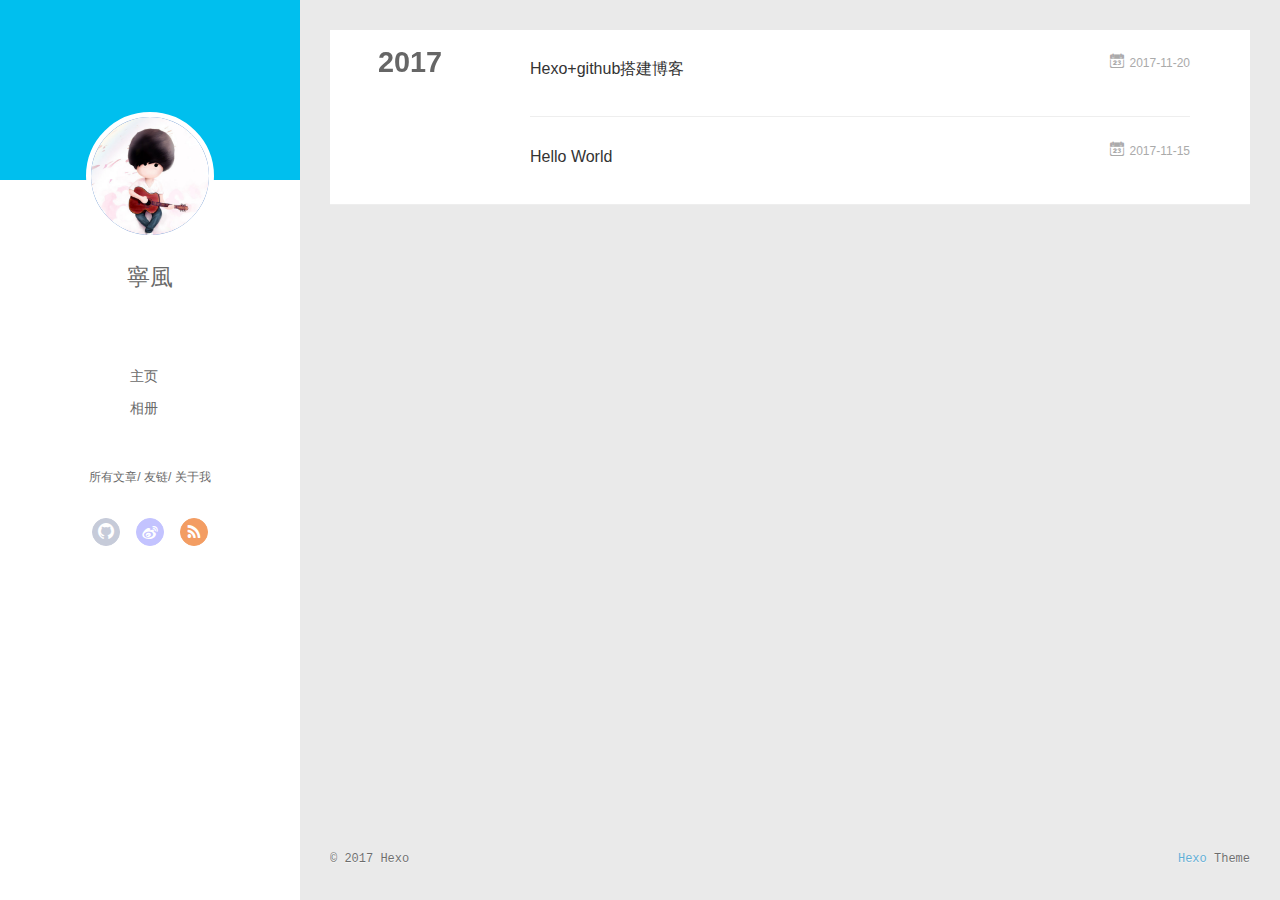
<file: archives/2017/11/index.html>
<!DOCTYPE html>
<html>
<head>
  <meta charset="utf-8">
  
  <meta name="renderer" content="webkit">
  <meta http-equiv="X-UA-Compatible" content="IE=edge" >
  <link rel="dns-prefetch" href="http://yoursite.com">
  <title>Archives: 2017/11 | Hexo</title>
  <meta name="viewport" content="width=device-width, initial-scale=1, maximum-scale=1">
  <meta property="og:type" content="website">
<meta property="og:title" content="Hexo">
<meta property="og:url" content="http://yoursite.com/archives/2017/11/index.html">
<meta property="og:site_name" content="Hexo">
<meta name="twitter:card" content="summary">
<meta name="twitter:title" content="Hexo">
  
    <link rel="alternative" href="/atom.xml" title="Hexo" type="application/atom+xml">
  
  
    <link rel="icon" href="/images/favicon.ico">
  
  <link rel="stylesheet" type="text/css" href="/./main.0cf68a.css">
  <style type="text/css">
  
    #container.show {
      background: linear-gradient(200deg,#a0cfe4,#e8c37e);
    }
  </style>
  

  

</head>

<body>
  <div id="container" q-class="show:isCtnShow">
    <canvas id="anm-canvas" class="anm-canvas"></canvas>
    <div class="left-col" q-class="show:isShow">
      
<div class="overlay" style="background: #00BFEE"></div>
<div class="intrude-less">
	<header id="header" class="inner">
		<a href="/" class="profilepic">
			<img src="/images/ningfeng.png" class="js-avatar">
		</a>
		<hgroup>
		  <h1 class="header-author"><a href="/">寧風</a></h1>
		</hgroup>
		

		<nav class="header-menu">
			<ul>
			
				<li><a href="/">主页</a></li>
	        
				<li><a href="/photos">相册</a></li>
	        
			</ul>
		</nav>
		<nav class="header-smart-menu">
    		
    			
    			<a q-on="click: openSlider(e, 'innerArchive')" href="javascript:void(0)">所有文章</a>
    			
            
    			
    			<a q-on="click: openSlider(e, 'friends')" href="javascript:void(0)">友链</a>
    			
            
    			
    			<a q-on="click: openSlider(e, 'aboutme')" href="javascript:void(0)">关于我</a>
    			
            
		</nav>
		<nav class="header-nav">
			<div class="social">
				
					<a class="github" target="_blank" href="https://github.com/acningfeng" title="github"><i class="icon-github"></i></a>
		        
					<a class="weibo" target="_blank" href="#" title="weibo"><i class="icon-weibo"></i></a>
		        
					<a class="rss" target="_blank" href="#" title="rss"><i class="icon-rss"></i></a>
		        
			</div>
		</nav>
	</header>		
</div>

    </div>
    <div class="mid-col" q-class="show:isShow,hide:isShow|isFalse">
      
<nav id="mobile-nav">
  	<div class="overlay js-overlay" style="background: #00BFEE"></div>
	<div class="btnctn js-mobile-btnctn">
  		<div class="slider-trigger list" q-on="click: openSlider(e)"><i class="icon icon-sort"></i></div>
	</div>
	<div class="intrude-less">
		<header id="header" class="inner">
			<div class="profilepic">
				<img src="/images/ningfeng.png" class="js-avatar">
			</div>
			<hgroup>
			  <h1 class="header-author js-header-author">寧風</h1>
			</hgroup>
			
			
			
				
			
				
			
			
			
			<nav class="header-nav">
				<div class="social">
					
						<a class="github" target="_blank" href="https://github.com/acningfeng" title="github"><i class="icon-github"></i></a>
			        
						<a class="weibo" target="_blank" href="#" title="weibo"><i class="icon-weibo"></i></a>
			        
						<a class="rss" target="_blank" href="#" title="rss"><i class="icon-rss"></i></a>
			        
				</div>
			</nav>

			<nav class="header-menu js-header-menu">
				<ul style="width: 50%">
				
				
					<li style="width: 50%"><a href="/">主页</a></li>
		        
					<li style="width: 50%"><a href="/photos">相册</a></li>
		        
				</ul>
			</nav>
		</header>				
	</div>
	<div class="mobile-mask" style="display:none" q-show="isShow"></div>
</nav>

      <div id="wrapper" class="body-wrap">
        <div class="menu-l">
          <div class="canvas-wrap">
            <canvas data-colors="#eaeaea" data-sectionHeight="100" data-contentId="js-content" id="myCanvas1" class="anm-canvas"></canvas>
          </div>
          <div id="js-content" class="content-ll">
            
  
  
    
    
      
      
      <section class="archives-wrap">
        <div class="archive-year-wrap">
          <a href="/archives/2017" class="archive-year">2017</a>
        </div>
        <div class="archives">
    
    <article class="archive-article archive-type-post">
  <div class="archive-article-inner">
    <header class="archive-article-header">
      	<div class="article-meta">
	      	<a href="/2017/11/20/Hexo-github搭建博客/" class="archive-article-date">
  	<time datetime="2017-11-20T14:10:24.000Z" itemprop="datePublished"><i class="icon-calendar icon"></i>2017-11-20</time>
</a>
        </div>
    	 
  
    <h1 itemprop="name">
      <a class="archive-article-title" href="/2017/11/20/Hexo-github搭建博客/">Hexo+github搭建博客</a>
    </h1>
  

        <div class="article-info info-on-right">
          
          

        </div>
        <div class="clearfix"></div>
    </header>
  </div>
</article>
  
    
    
    <article class="archive-article archive-type-post">
  <div class="archive-article-inner">
    <header class="archive-article-header">
      	<div class="article-meta">
	      	<a href="/2017/11/15/hello-world/" class="archive-article-date">
  	<time datetime="2017-11-15T11:35:29.869Z" itemprop="datePublished"><i class="icon-calendar icon"></i>2017-11-15</time>
</a>
        </div>
    	 
  
    <h1 itemprop="name">
      <a class="archive-article-title" href="/2017/11/15/hello-world/">Hello World</a>
    </h1>
  

        <div class="article-info info-on-right">
          
          

        </div>
        <div class="clearfix"></div>
    </header>
  </div>
</article>
  
  
    </div></section>
  

    


          </div>
        </div>
      </div>
      <footer id="footer">
  <div class="outer">
    <div id="footer-info">
    	<div class="footer-left">
    		&copy; 2017 Hexo
    	</div>
      	<div class="footer-right">
      		<a href="http://hexo.io/" target="_blank">Hexo</a>  Theme 
      	</div>
    </div>
  </div>
</footer>
    </div>
    <script>
	var yiliaConfig = {
		mathjax: false,
		isHome: false,
		isPost: false,
		isArchive: true,
		isTag: false,
		isCategory: false,
		open_in_new: false,
		toc_hide_index: true,
		root: "/",
		innerArchive: true,
		showTags: false
	}
</script>

<script>!function(t){function n(e){if(r[e])return r[e].exports;var i=r[e]={exports:{},id:e,loaded:!1};return t[e].call(i.exports,i,i.exports,n),i.loaded=!0,i.exports}var r={};n.m=t,n.c=r,n.p="./",n(0)}([function(t,n,r){r(195),t.exports=r(191)},function(t,n,r){var e=r(3),i=r(52),o=r(27),u=r(28),c=r(53),f="prototype",a=function(t,n,r){var s,l,h,v,p=t&a.F,d=t&a.G,y=t&a.S,g=t&a.P,b=t&a.B,m=d?e:y?e[n]||(e[n]={}):(e[n]||{})[f],x=d?i:i[n]||(i[n]={}),w=x[f]||(x[f]={});d&&(r=n);for(s in r)l=!p&&m&&void 0!==m[s],h=(l?m:r)[s],v=b&&l?c(h,e):g&&"function"==typeof h?c(Function.call,h):h,m&&u(m,s,h,t&a.U),x[s]!=h&&o(x,s,v),g&&w[s]!=h&&(w[s]=h)};e.core=i,a.F=1,a.G=2,a.S=4,a.P=8,a.B=16,a.W=32,a.U=64,a.R=128,t.exports=a},function(t,n,r){var e=r(6);t.exports=function(t){if(!e(t))throw TypeError(t+" is not an object!");return t}},function(t,n){var r=t.exports="undefined"!=typeof window&&window.Math==Math?window:"undefined"!=typeof self&&self.Math==Math?self:Function("return this")();"number"==typeof __g&&(__g=r)},function(t,n){t.exports=function(t){try{return!!t()}catch(t){return!0}}},function(t,n){var r=t.exports="undefined"!=typeof window&&window.Math==Math?window:"undefined"!=typeof self&&self.Math==Math?self:Function("return this")();"number"==typeof __g&&(__g=r)},function(t,n){t.exports=function(t){return"object"==typeof t?null!==t:"function"==typeof t}},function(t,n,r){var e=r(126)("wks"),i=r(76),o=r(3).Symbol,u="function"==typeof o;(t.exports=function(t){return e[t]||(e[t]=u&&o[t]||(u?o:i)("Symbol."+t))}).store=e},function(t,n){var r={}.hasOwnProperty;t.exports=function(t,n){return r.call(t,n)}},function(t,n,r){var e=r(94),i=r(33);t.exports=function(t){return e(i(t))}},function(t,n,r){t.exports=!r(4)(function(){return 7!=Object.defineProperty({},"a",{get:function(){return 7}}).a})},function(t,n,r){var e=r(2),i=r(167),o=r(50),u=Object.defineProperty;n.f=r(10)?Object.defineProperty:function(t,n,r){if(e(t),n=o(n,!0),e(r),i)try{return u(t,n,r)}catch(t){}if("get"in r||"set"in r)throw TypeError("Accessors not supported!");return"value"in r&&(t[n]=r.value),t}},function(t,n,r){t.exports=!r(18)(function(){return 7!=Object.defineProperty({},"a",{get:function(){return 7}}).a})},function(t,n,r){var e=r(14),i=r(22);t.exports=r(12)?function(t,n,r){return e.f(t,n,i(1,r))}:function(t,n,r){return t[n]=r,t}},function(t,n,r){var e=r(20),i=r(58),o=r(42),u=Object.defineProperty;n.f=r(12)?Object.defineProperty:function(t,n,r){if(e(t),n=o(n,!0),e(r),i)try{return u(t,n,r)}catch(t){}if("get"in r||"set"in r)throw TypeError("Accessors not supported!");return"value"in r&&(t[n]=r.value),t}},function(t,n,r){var e=r(40)("wks"),i=r(23),o=r(5).Symbol,u="function"==typeof o;(t.exports=function(t){return e[t]||(e[t]=u&&o[t]||(u?o:i)("Symbol."+t))}).store=e},function(t,n,r){var e=r(67),i=Math.min;t.exports=function(t){return t>0?i(e(t),9007199254740991):0}},function(t,n,r){var e=r(46);t.exports=function(t){return Object(e(t))}},function(t,n){t.exports=function(t){try{return!!t()}catch(t){return!0}}},function(t,n,r){var e=r(63),i=r(34);t.exports=Object.keys||function(t){return e(t,i)}},function(t,n,r){var e=r(21);t.exports=function(t){if(!e(t))throw TypeError(t+" is not an object!");return t}},function(t,n){t.exports=function(t){return"object"==typeof t?null!==t:"function"==typeof t}},function(t,n){t.exports=function(t,n){return{enumerable:!(1&t),configurable:!(2&t),writable:!(4&t),value:n}}},function(t,n){var r=0,e=Math.random();t.exports=function(t){return"Symbol(".concat(void 0===t?"":t,")_",(++r+e).toString(36))}},function(t,n){var r={}.hasOwnProperty;t.exports=function(t,n){return r.call(t,n)}},function(t,n){var r=t.exports={version:"2.4.0"};"number"==typeof __e&&(__e=r)},function(t,n){t.exports=function(t){if("function"!=typeof t)throw TypeError(t+" is not a function!");return t}},function(t,n,r){var e=r(11),i=r(66);t.exports=r(10)?function(t,n,r){return e.f(t,n,i(1,r))}:function(t,n,r){return t[n]=r,t}},function(t,n,r){var e=r(3),i=r(27),o=r(24),u=r(76)("src"),c="toString",f=Function[c],a=(""+f).split(c);r(52).inspectSource=function(t){return f.call(t)},(t.exports=function(t,n,r,c){var f="function"==typeof r;f&&(o(r,"name")||i(r,"name",n)),t[n]!==r&&(f&&(o(r,u)||i(r,u,t[n]?""+t[n]:a.join(String(n)))),t===e?t[n]=r:c?t[n]?t[n]=r:i(t,n,r):(delete t[n],i(t,n,r)))})(Function.prototype,c,function(){return"function"==typeof this&&this[u]||f.call(this)})},function(t,n,r){var e=r(1),i=r(4),o=r(46),u=function(t,n,r,e){var i=String(o(t)),u="<"+n;return""!==r&&(u+=" "+r+'="'+String(e).replace(/"/g,"&quot;")+'"'),u+">"+i+"</"+n+">"};t.exports=function(t,n){var r={};r[t]=n(u),e(e.P+e.F*i(function(){var n=""[t]('"');return n!==n.toLowerCase()||n.split('"').length>3}),"String",r)}},function(t,n,r){var e=r(115),i=r(46);t.exports=function(t){return e(i(t))}},function(t,n,r){var e=r(116),i=r(66),o=r(30),u=r(50),c=r(24),f=r(167),a=Object.getOwnPropertyDescriptor;n.f=r(10)?a:function(t,n){if(t=o(t),n=u(n,!0),f)try{return a(t,n)}catch(t){}if(c(t,n))return i(!e.f.call(t,n),t[n])}},function(t,n,r){var e=r(24),i=r(17),o=r(145)("IE_PROTO"),u=Object.prototype;t.exports=Object.getPrototypeOf||function(t){return t=i(t),e(t,o)?t[o]:"function"==typeof t.constructor&&t instanceof t.constructor?t.constructor.prototype:t instanceof Object?u:null}},function(t,n){t.exports=function(t){if(void 0==t)throw TypeError("Can't call method on  "+t);return t}},function(t,n){t.exports="constructor,hasOwnProperty,isPrototypeOf,propertyIsEnumerable,toLocaleString,toString,valueOf".split(",")},function(t,n){t.exports={}},function(t,n){t.exports=!0},function(t,n){n.f={}.propertyIsEnumerable},function(t,n,r){var e=r(14).f,i=r(8),o=r(15)("toStringTag");t.exports=function(t,n,r){t&&!i(t=r?t:t.prototype,o)&&e(t,o,{configurable:!0,value:n})}},function(t,n,r){var e=r(40)("keys"),i=r(23);t.exports=function(t){return e[t]||(e[t]=i(t))}},function(t,n,r){var e=r(5),i="__core-js_shared__",o=e[i]||(e[i]={});t.exports=function(t){return o[t]||(o[t]={})}},function(t,n){var r=Math.ceil,e=Math.floor;t.exports=function(t){return isNaN(t=+t)?0:(t>0?e:r)(t)}},function(t,n,r){var e=r(21);t.exports=function(t,n){if(!e(t))return t;var r,i;if(n&&"function"==typeof(r=t.toString)&&!e(i=r.call(t)))return i;if("function"==typeof(r=t.valueOf)&&!e(i=r.call(t)))return i;if(!n&&"function"==typeof(r=t.toString)&&!e(i=r.call(t)))return i;throw TypeError("Can't convert object to primitive value")}},function(t,n,r){var e=r(5),i=r(25),o=r(36),u=r(44),c=r(14).f;t.exports=function(t){var n=i.Symbol||(i.Symbol=o?{}:e.Symbol||{});"_"==t.charAt(0)||t in n||c(n,t,{value:u.f(t)})}},function(t,n,r){n.f=r(15)},function(t,n){var r={}.toString;t.exports=function(t){return r.call(t).slice(8,-1)}},function(t,n){t.exports=function(t){if(void 0==t)throw TypeError("Can't call method on  "+t);return t}},function(t,n,r){var e=r(4);t.exports=function(t,n){return!!t&&e(function(){n?t.call(null,function(){},1):t.call(null)})}},function(t,n,r){var e=r(53),i=r(115),o=r(17),u=r(16),c=r(203);t.exports=function(t,n){var r=1==t,f=2==t,a=3==t,s=4==t,l=6==t,h=5==t||l,v=n||c;return function(n,c,p){for(var d,y,g=o(n),b=i(g),m=e(c,p,3),x=u(b.length),w=0,S=r?v(n,x):f?v(n,0):void 0;x>w;w++)if((h||w in b)&&(d=b[w],y=m(d,w,g),t))if(r)S[w]=y;else if(y)switch(t){case 3:return!0;case 5:return d;case 6:return w;case 2:S.push(d)}else if(s)return!1;return l?-1:a||s?s:S}}},function(t,n,r){var e=r(1),i=r(52),o=r(4);t.exports=function(t,n){var r=(i.Object||{})[t]||Object[t],u={};u[t]=n(r),e(e.S+e.F*o(function(){r(1)}),"Object",u)}},function(t,n,r){var e=r(6);t.exports=function(t,n){if(!e(t))return t;var r,i;if(n&&"function"==typeof(r=t.toString)&&!e(i=r.call(t)))return i;if("function"==typeof(r=t.valueOf)&&!e(i=r.call(t)))return i;if(!n&&"function"==typeof(r=t.toString)&&!e(i=r.call(t)))return i;throw TypeError("Can't convert object to primitive value")}},function(t,n,r){var e=r(5),i=r(25),o=r(91),u=r(13),c="prototype",f=function(t,n,r){var a,s,l,h=t&f.F,v=t&f.G,p=t&f.S,d=t&f.P,y=t&f.B,g=t&f.W,b=v?i:i[n]||(i[n]={}),m=b[c],x=v?e:p?e[n]:(e[n]||{})[c];v&&(r=n);for(a in r)(s=!h&&x&&void 0!==x[a])&&a in b||(l=s?x[a]:r[a],b[a]=v&&"function"!=typeof x[a]?r[a]:y&&s?o(l,e):g&&x[a]==l?function(t){var n=function(n,r,e){if(this instanceof t){switch(arguments.length){case 0:return new t;case 1:return new t(n);case 2:return new t(n,r)}return new t(n,r,e)}return t.apply(this,arguments)};return n[c]=t[c],n}(l):d&&"function"==typeof l?o(Function.call,l):l,d&&((b.virtual||(b.virtual={}))[a]=l,t&f.R&&m&&!m[a]&&u(m,a,l)))};f.F=1,f.G=2,f.S=4,f.P=8,f.B=16,f.W=32,f.U=64,f.R=128,t.exports=f},function(t,n){var r=t.exports={version:"2.4.0"};"number"==typeof __e&&(__e=r)},function(t,n,r){var e=r(26);t.exports=function(t,n,r){if(e(t),void 0===n)return t;switch(r){case 1:return function(r){return t.call(n,r)};case 2:return function(r,e){return t.call(n,r,e)};case 3:return function(r,e,i){return t.call(n,r,e,i)}}return function(){return t.apply(n,arguments)}}},function(t,n,r){var e=r(183),i=r(1),o=r(126)("metadata"),u=o.store||(o.store=new(r(186))),c=function(t,n,r){var i=u.get(t);if(!i){if(!r)return;u.set(t,i=new e)}var o=i.get(n);if(!o){if(!r)return;i.set(n,o=new e)}return o},f=function(t,n,r){var e=c(n,r,!1);return void 0!==e&&e.has(t)},a=function(t,n,r){var e=c(n,r,!1);return void 0===e?void 0:e.get(t)},s=function(t,n,r,e){c(r,e,!0).set(t,n)},l=function(t,n){var r=c(t,n,!1),e=[];return r&&r.forEach(function(t,n){e.push(n)}),e},h=function(t){return void 0===t||"symbol"==typeof t?t:String(t)},v=function(t){i(i.S,"Reflect",t)};t.exports={store:u,map:c,has:f,get:a,set:s,keys:l,key:h,exp:v}},function(t,n,r){"use strict";if(r(10)){var e=r(69),i=r(3),o=r(4),u=r(1),c=r(127),f=r(152),a=r(53),s=r(68),l=r(66),h=r(27),v=r(73),p=r(67),d=r(16),y=r(75),g=r(50),b=r(24),m=r(180),x=r(114),w=r(6),S=r(17),_=r(137),O=r(70),E=r(32),P=r(71).f,j=r(154),F=r(76),M=r(7),A=r(48),N=r(117),T=r(146),I=r(155),k=r(80),L=r(123),R=r(74),C=r(130),D=r(160),U=r(11),W=r(31),G=U.f,B=W.f,V=i.RangeError,z=i.TypeError,q=i.Uint8Array,K="ArrayBuffer",J="Shared"+K,Y="BYTES_PER_ELEMENT",H="prototype",$=Array[H],X=f.ArrayBuffer,Q=f.DataView,Z=A(0),tt=A(2),nt=A(3),rt=A(4),et=A(5),it=A(6),ot=N(!0),ut=N(!1),ct=I.values,ft=I.keys,at=I.entries,st=$.lastIndexOf,lt=$.reduce,ht=$.reduceRight,vt=$.join,pt=$.sort,dt=$.slice,yt=$.toString,gt=$.toLocaleString,bt=M("iterator"),mt=M("toStringTag"),xt=F("typed_constructor"),wt=F("def_constructor"),St=c.CONSTR,_t=c.TYPED,Ot=c.VIEW,Et="Wrong length!",Pt=A(1,function(t,n){return Tt(T(t,t[wt]),n)}),jt=o(function(){return 1===new q(new Uint16Array([1]).buffer)[0]}),Ft=!!q&&!!q[H].set&&o(function(){new q(1).set({})}),Mt=function(t,n){if(void 0===t)throw z(Et);var r=+t,e=d(t);if(n&&!m(r,e))throw V(Et);return e},At=function(t,n){var r=p(t);if(r<0||r%n)throw V("Wrong offset!");return r},Nt=function(t){if(w(t)&&_t in t)return t;throw z(t+" is not a typed array!")},Tt=function(t,n){if(!(w(t)&&xt in t))throw z("It is not a typed array constructor!");return new t(n)},It=function(t,n){return kt(T(t,t[wt]),n)},kt=function(t,n){for(var r=0,e=n.length,i=Tt(t,e);e>r;)i[r]=n[r++];return i},Lt=function(t,n,r){G(t,n,{get:function(){return this._d[r]}})},Rt=function(t){var n,r,e,i,o,u,c=S(t),f=arguments.length,s=f>1?arguments[1]:void 0,l=void 0!==s,h=j(c);if(void 0!=h&&!_(h)){for(u=h.call(c),e=[],n=0;!(o=u.next()).done;n++)e.push(o.value);c=e}for(l&&f>2&&(s=a(s,arguments[2],2)),n=0,r=d(c.length),i=Tt(this,r);r>n;n++)i[n]=l?s(c[n],n):c[n];return i},Ct=function(){for(var t=0,n=arguments.length,r=Tt(this,n);n>t;)r[t]=arguments[t++];return r},Dt=!!q&&o(function(){gt.call(new q(1))}),Ut=function(){return gt.apply(Dt?dt.call(Nt(this)):Nt(this),arguments)},Wt={copyWithin:function(t,n){return D.call(Nt(this),t,n,arguments.length>2?arguments[2]:void 0)},every:function(t){return rt(Nt(this),t,arguments.length>1?arguments[1]:void 0)},fill:function(t){return C.apply(Nt(this),arguments)},filter:function(t){return It(this,tt(Nt(this),t,arguments.length>1?arguments[1]:void 0))},find:function(t){return et(Nt(this),t,arguments.length>1?arguments[1]:void 0)},findIndex:function(t){return it(Nt(this),t,arguments.length>1?arguments[1]:void 0)},forEach:function(t){Z(Nt(this),t,arguments.length>1?arguments[1]:void 0)},indexOf:function(t){return ut(Nt(this),t,arguments.length>1?arguments[1]:void 0)},includes:function(t){return ot(Nt(this),t,arguments.length>1?arguments[1]:void 0)},join:function(t){return vt.apply(Nt(this),arguments)},lastIndexOf:function(t){return st.apply(Nt(this),arguments)},map:function(t){return Pt(Nt(this),t,arguments.length>1?arguments[1]:void 0)},reduce:function(t){return lt.apply(Nt(this),arguments)},reduceRight:function(t){return ht.apply(Nt(this),arguments)},reverse:function(){for(var t,n=this,r=Nt(n).length,e=Math.floor(r/2),i=0;i<e;)t=n[i],n[i++]=n[--r],n[r]=t;return n},some:function(t){return nt(Nt(this),t,arguments.length>1?arguments[1]:void 0)},sort:function(t){return pt.call(Nt(this),t)},subarray:function(t,n){var r=Nt(this),e=r.length,i=y(t,e);return new(T(r,r[wt]))(r.buffer,r.byteOffset+i*r.BYTES_PER_ELEMENT,d((void 0===n?e:y(n,e))-i))}},Gt=function(t,n){return It(this,dt.call(Nt(this),t,n))},Bt=function(t){Nt(this);var n=At(arguments[1],1),r=this.length,e=S(t),i=d(e.length),o=0;if(i+n>r)throw V(Et);for(;o<i;)this[n+o]=e[o++]},Vt={entries:function(){return at.call(Nt(this))},keys:function(){return ft.call(Nt(this))},values:function(){return ct.call(Nt(this))}},zt=function(t,n){return w(t)&&t[_t]&&"symbol"!=typeof n&&n in t&&String(+n)==String(n)},qt=function(t,n){return zt(t,n=g(n,!0))?l(2,t[n]):B(t,n)},Kt=function(t,n,r){return!(zt(t,n=g(n,!0))&&w(r)&&b(r,"value"))||b(r,"get")||b(r,"set")||r.configurable||b(r,"writable")&&!r.writable||b(r,"enumerable")&&!r.enumerable?G(t,n,r):(t[n]=r.value,t)};St||(W.f=qt,U.f=Kt),u(u.S+u.F*!St,"Object",{getOwnPropertyDescriptor:qt,defineProperty:Kt}),o(function(){yt.call({})})&&(yt=gt=function(){return vt.call(this)});var Jt=v({},Wt);v(Jt,Vt),h(Jt,bt,Vt.values),v(Jt,{slice:Gt,set:Bt,constructor:function(){},toString:yt,toLocaleString:Ut}),Lt(Jt,"buffer","b"),Lt(Jt,"byteOffset","o"),Lt(Jt,"byteLength","l"),Lt(Jt,"length","e"),G(Jt,mt,{get:function(){return this[_t]}}),t.exports=function(t,n,r,f){f=!!f;var a=t+(f?"Clamped":"")+"Array",l="Uint8Array"!=a,v="get"+t,p="set"+t,y=i[a],g=y||{},b=y&&E(y),m=!y||!c.ABV,S={},_=y&&y[H],j=function(t,r){var e=t._d;return e.v[v](r*n+e.o,jt)},F=function(t,r,e){var i=t._d;f&&(e=(e=Math.round(e))<0?0:e>255?255:255&e),i.v[p](r*n+i.o,e,jt)},M=function(t,n){G(t,n,{get:function(){return j(this,n)},set:function(t){return F(this,n,t)},enumerable:!0})};m?(y=r(function(t,r,e,i){s(t,y,a,"_d");var o,u,c,f,l=0,v=0;if(w(r)){if(!(r instanceof X||(f=x(r))==K||f==J))return _t in r?kt(y,r):Rt.call(y,r);o=r,v=At(e,n);var p=r.byteLength;if(void 0===i){if(p%n)throw V(Et);if((u=p-v)<0)throw V(Et)}else if((u=d(i)*n)+v>p)throw V(Et);c=u/n}else c=Mt(r,!0),u=c*n,o=new X(u);for(h(t,"_d",{b:o,o:v,l:u,e:c,v:new Q(o)});l<c;)M(t,l++)}),_=y[H]=O(Jt),h(_,"constructor",y)):L(function(t){new y(null),new y(t)},!0)||(y=r(function(t,r,e,i){s(t,y,a);var o;return w(r)?r instanceof X||(o=x(r))==K||o==J?void 0!==i?new g(r,At(e,n),i):void 0!==e?new g(r,At(e,n)):new g(r):_t in r?kt(y,r):Rt.call(y,r):new g(Mt(r,l))}),Z(b!==Function.prototype?P(g).concat(P(b)):P(g),function(t){t in y||h(y,t,g[t])}),y[H]=_,e||(_.constructor=y));var A=_[bt],N=!!A&&("values"==A.name||void 0==A.name),T=Vt.values;h(y,xt,!0),h(_,_t,a),h(_,Ot,!0),h(_,wt,y),(f?new y(1)[mt]==a:mt in _)||G(_,mt,{get:function(){return a}}),S[a]=y,u(u.G+u.W+u.F*(y!=g),S),u(u.S,a,{BYTES_PER_ELEMENT:n,from:Rt,of:Ct}),Y in _||h(_,Y,n),u(u.P,a,Wt),R(a),u(u.P+u.F*Ft,a,{set:Bt}),u(u.P+u.F*!N,a,Vt),u(u.P+u.F*(_.toString!=yt),a,{toString:yt}),u(u.P+u.F*o(function(){new y(1).slice()}),a,{slice:Gt}),u(u.P+u.F*(o(function(){return[1,2].toLocaleString()!=new y([1,2]).toLocaleString()})||!o(function(){_.toLocaleString.call([1,2])})),a,{toLocaleString:Ut}),k[a]=N?A:T,e||N||h(_,bt,T)}}else t.exports=function(){}},function(t,n){var r={}.toString;t.exports=function(t){return r.call(t).slice(8,-1)}},function(t,n,r){var e=r(21),i=r(5).document,o=e(i)&&e(i.createElement);t.exports=function(t){return o?i.createElement(t):{}}},function(t,n,r){t.exports=!r(12)&&!r(18)(function(){return 7!=Object.defineProperty(r(57)("div"),"a",{get:function(){return 7}}).a})},function(t,n,r){"use strict";var e=r(36),i=r(51),o=r(64),u=r(13),c=r(8),f=r(35),a=r(96),s=r(38),l=r(103),h=r(15)("iterator"),v=!([].keys&&"next"in[].keys()),p="keys",d="values",y=function(){return this};t.exports=function(t,n,r,g,b,m,x){a(r,n,g);var w,S,_,O=function(t){if(!v&&t in F)return F[t];switch(t){case p:case d:return function(){return new r(this,t)}}return function(){return new r(this,t)}},E=n+" Iterator",P=b==d,j=!1,F=t.prototype,M=F[h]||F["@@iterator"]||b&&F[b],A=M||O(b),N=b?P?O("entries"):A:void 0,T="Array"==n?F.entries||M:M;if(T&&(_=l(T.call(new t)))!==Object.prototype&&(s(_,E,!0),e||c(_,h)||u(_,h,y)),P&&M&&M.name!==d&&(j=!0,A=function(){return M.call(this)}),e&&!x||!v&&!j&&F[h]||u(F,h,A),f[n]=A,f[E]=y,b)if(w={values:P?A:O(d),keys:m?A:O(p),entries:N},x)for(S in w)S in F||o(F,S,w[S]);else i(i.P+i.F*(v||j),n,w);return w}},function(t,n,r){var e=r(20),i=r(100),o=r(34),u=r(39)("IE_PROTO"),c=function(){},f="prototype",a=function(){var t,n=r(57)("iframe"),e=o.length;for(n.style.display="none",r(93).appendChild(n),n.src="javascript:",t=n.contentWindow.document,t.open(),t.write("<script>document.F=Object<\/script>"),t.close(),a=t.F;e--;)delete a[f][o[e]];return a()};t.exports=Object.create||function(t,n){var r;return null!==t?(c[f]=e(t),r=new c,c[f]=null,r[u]=t):r=a(),void 0===n?r:i(r,n)}},function(t,n,r){var e=r(63),i=r(34).concat("length","prototype");n.f=Object.getOwnPropertyNames||function(t){return e(t,i)}},function(t,n){n.f=Object.getOwnPropertySymbols},function(t,n,r){var e=r(8),i=r(9),o=r(90)(!1),u=r(39)("IE_PROTO");t.exports=function(t,n){var r,c=i(t),f=0,a=[];for(r in c)r!=u&&e(c,r)&&a.push(r);for(;n.length>f;)e(c,r=n[f++])&&(~o(a,r)||a.push(r));return a}},function(t,n,r){t.exports=r(13)},function(t,n,r){var e=r(76)("meta"),i=r(6),o=r(24),u=r(11).f,c=0,f=Object.isExtensible||function(){return!0},a=!r(4)(function(){return f(Object.preventExtensions({}))}),s=function(t){u(t,e,{value:{i:"O"+ ++c,w:{}}})},l=function(t,n){if(!i(t))return"symbol"==typeof t?t:("string"==typeof t?"S":"P")+t;if(!o(t,e)){if(!f(t))return"F";if(!n)return"E";s(t)}return t[e].i},h=function(t,n){if(!o(t,e)){if(!f(t))return!0;if(!n)return!1;s(t)}return t[e].w},v=function(t){return a&&p.NEED&&f(t)&&!o(t,e)&&s(t),t},p=t.exports={KEY:e,NEED:!1,fastKey:l,getWeak:h,onFreeze:v}},function(t,n){t.exports=function(t,n){return{enumerable:!(1&t),configurable:!(2&t),writable:!(4&t),value:n}}},function(t,n){var r=Math.ceil,e=Math.floor;t.exports=function(t){return isNaN(t=+t)?0:(t>0?e:r)(t)}},function(t,n){t.exports=function(t,n,r,e){if(!(t instanceof n)||void 0!==e&&e in t)throw TypeError(r+": incorrect invocation!");return t}},function(t,n){t.exports=!1},function(t,n,r){var e=r(2),i=r(173),o=r(133),u=r(145)("IE_PROTO"),c=function(){},f="prototype",a=function(){var t,n=r(132)("iframe"),e=o.length;for(n.style.display="none",r(135).appendChild(n),n.src="javascript:",t=n.contentWindow.document,t.open(),t.write("<script>document.F=Object<\/script>"),t.close(),a=t.F;e--;)delete a[f][o[e]];return a()};t.exports=Object.create||function(t,n){var r;return null!==t?(c[f]=e(t),r=new c,c[f]=null,r[u]=t):r=a(),void 0===n?r:i(r,n)}},function(t,n,r){var e=r(175),i=r(133).concat("length","prototype");n.f=Object.getOwnPropertyNames||function(t){return e(t,i)}},function(t,n,r){var e=r(175),i=r(133);t.exports=Object.keys||function(t){return e(t,i)}},function(t,n,r){var e=r(28);t.exports=function(t,n,r){for(var i in n)e(t,i,n[i],r);return t}},function(t,n,r){"use strict";var e=r(3),i=r(11),o=r(10),u=r(7)("species");t.exports=function(t){var n=e[t];o&&n&&!n[u]&&i.f(n,u,{configurable:!0,get:function(){return this}})}},function(t,n,r){var e=r(67),i=Math.max,o=Math.min;t.exports=function(t,n){return t=e(t),t<0?i(t+n,0):o(t,n)}},function(t,n){var r=0,e=Math.random();t.exports=function(t){return"Symbol(".concat(void 0===t?"":t,")_",(++r+e).toString(36))}},function(t,n,r){var e=r(33);t.exports=function(t){return Object(e(t))}},function(t,n,r){var e=r(7)("unscopables"),i=Array.prototype;void 0==i[e]&&r(27)(i,e,{}),t.exports=function(t){i[e][t]=!0}},function(t,n,r){var e=r(53),i=r(169),o=r(137),u=r(2),c=r(16),f=r(154),a={},s={},n=t.exports=function(t,n,r,l,h){var v,p,d,y,g=h?function(){return t}:f(t),b=e(r,l,n?2:1),m=0;if("function"!=typeof g)throw TypeError(t+" is not iterable!");if(o(g)){for(v=c(t.length);v>m;m++)if((y=n?b(u(p=t[m])[0],p[1]):b(t[m]))===a||y===s)return y}else for(d=g.call(t);!(p=d.next()).done;)if((y=i(d,b,p.value,n))===a||y===s)return y};n.BREAK=a,n.RETURN=s},function(t,n){t.exports={}},function(t,n,r){var e=r(11).f,i=r(24),o=r(7)("toStringTag");t.exports=function(t,n,r){t&&!i(t=r?t:t.prototype,o)&&e(t,o,{configurable:!0,value:n})}},function(t,n,r){var e=r(1),i=r(46),o=r(4),u=r(150),c="["+u+"]",f="​",a=RegExp("^"+c+c+"*"),s=RegExp(c+c+"*$"),l=function(t,n,r){var i={},c=o(function(){return!!u[t]()||f[t]()!=f}),a=i[t]=c?n(h):u[t];r&&(i[r]=a),e(e.P+e.F*c,"String",i)},h=l.trim=function(t,n){return t=String(i(t)),1&n&&(t=t.replace(a,"")),2&n&&(t=t.replace(s,"")),t};t.exports=l},function(t,n,r){t.exports={default:r(86),__esModule:!0}},function(t,n,r){t.exports={default:r(87),__esModule:!0}},function(t,n,r){"use strict";function e(t){return t&&t.__esModule?t:{default:t}}n.__esModule=!0;var i=r(84),o=e(i),u=r(83),c=e(u),f="function"==typeof c.default&&"symbol"==typeof o.default?function(t){return typeof t}:function(t){return t&&"function"==typeof c.default&&t.constructor===c.default&&t!==c.default.prototype?"symbol":typeof t};n.default="function"==typeof c.default&&"symbol"===f(o.default)?function(t){return void 0===t?"undefined":f(t)}:function(t){return t&&"function"==typeof c.default&&t.constructor===c.default&&t!==c.default.prototype?"symbol":void 0===t?"undefined":f(t)}},function(t,n,r){r(110),r(108),r(111),r(112),t.exports=r(25).Symbol},function(t,n,r){r(109),r(113),t.exports=r(44).f("iterator")},function(t,n){t.exports=function(t){if("function"!=typeof t)throw TypeError(t+" is not a function!");return t}},function(t,n){t.exports=function(){}},function(t,n,r){var e=r(9),i=r(106),o=r(105);t.exports=function(t){return function(n,r,u){var c,f=e(n),a=i(f.length),s=o(u,a);if(t&&r!=r){for(;a>s;)if((c=f[s++])!=c)return!0}else for(;a>s;s++)if((t||s in f)&&f[s]===r)return t||s||0;return!t&&-1}}},function(t,n,r){var e=r(88);t.exports=function(t,n,r){if(e(t),void 0===n)return t;switch(r){case 1:return function(r){return t.call(n,r)};case 2:return function(r,e){return t.call(n,r,e)};case 3:return function(r,e,i){return t.call(n,r,e,i)}}return function(){return t.apply(n,arguments)}}},function(t,n,r){var e=r(19),i=r(62),o=r(37);t.exports=function(t){var n=e(t),r=i.f;if(r)for(var u,c=r(t),f=o.f,a=0;c.length>a;)f.call(t,u=c[a++])&&n.push(u);return n}},function(t,n,r){t.exports=r(5).document&&document.documentElement},function(t,n,r){var e=r(56);t.exports=Object("z").propertyIsEnumerable(0)?Object:function(t){return"String"==e(t)?t.split(""):Object(t)}},function(t,n,r){var e=r(56);t.exports=Array.isArray||function(t){return"Array"==e(t)}},function(t,n,r){"use strict";var e=r(60),i=r(22),o=r(38),u={};r(13)(u,r(15)("iterator"),function(){return this}),t.exports=function(t,n,r){t.prototype=e(u,{next:i(1,r)}),o(t,n+" Iterator")}},function(t,n){t.exports=function(t,n){return{value:n,done:!!t}}},function(t,n,r){var e=r(19),i=r(9);t.exports=function(t,n){for(var r,o=i(t),u=e(o),c=u.length,f=0;c>f;)if(o[r=u[f++]]===n)return r}},function(t,n,r){var e=r(23)("meta"),i=r(21),o=r(8),u=r(14).f,c=0,f=Object.isExtensible||function(){return!0},a=!r(18)(function(){return f(Object.preventExtensions({}))}),s=function(t){u(t,e,{value:{i:"O"+ ++c,w:{}}})},l=function(t,n){if(!i(t))return"symbol"==typeof t?t:("string"==typeof t?"S":"P")+t;if(!o(t,e)){if(!f(t))return"F";if(!n)return"E";s(t)}return t[e].i},h=function(t,n){if(!o(t,e)){if(!f(t))return!0;if(!n)return!1;s(t)}return t[e].w},v=function(t){return a&&p.NEED&&f(t)&&!o(t,e)&&s(t),t},p=t.exports={KEY:e,NEED:!1,fastKey:l,getWeak:h,onFreeze:v}},function(t,n,r){var e=r(14),i=r(20),o=r(19);t.exports=r(12)?Object.defineProperties:function(t,n){i(t);for(var r,u=o(n),c=u.length,f=0;c>f;)e.f(t,r=u[f++],n[r]);return t}},function(t,n,r){var e=r(37),i=r(22),o=r(9),u=r(42),c=r(8),f=r(58),a=Object.getOwnPropertyDescriptor;n.f=r(12)?a:function(t,n){if(t=o(t),n=u(n,!0),f)try{return a(t,n)}catch(t){}if(c(t,n))return i(!e.f.call(t,n),t[n])}},function(t,n,r){var e=r(9),i=r(61).f,o={}.toString,u="object"==typeof window&&window&&Object.getOwnPropertyNames?Object.getOwnPropertyNames(window):[],c=function(t){try{return i(t)}catch(t){return u.slice()}};t.exports.f=function(t){return u&&"[object Window]"==o.call(t)?c(t):i(e(t))}},function(t,n,r){var e=r(8),i=r(77),o=r(39)("IE_PROTO"),u=Object.prototype;t.exports=Object.getPrototypeOf||function(t){return t=i(t),e(t,o)?t[o]:"function"==typeof t.constructor&&t instanceof t.constructor?t.constructor.prototype:t instanceof Object?u:null}},function(t,n,r){var e=r(41),i=r(33);t.exports=function(t){return function(n,r){var o,u,c=String(i(n)),f=e(r),a=c.length;return f<0||f>=a?t?"":void 0:(o=c.charCodeAt(f),o<55296||o>56319||f+1===a||(u=c.charCodeAt(f+1))<56320||u>57343?t?c.charAt(f):o:t?c.slice(f,f+2):u-56320+(o-55296<<10)+65536)}}},function(t,n,r){var e=r(41),i=Math.max,o=Math.min;t.exports=function(t,n){return t=e(t),t<0?i(t+n,0):o(t,n)}},function(t,n,r){var e=r(41),i=Math.min;t.exports=function(t){return t>0?i(e(t),9007199254740991):0}},function(t,n,r){"use strict";var e=r(89),i=r(97),o=r(35),u=r(9);t.exports=r(59)(Array,"Array",function(t,n){this._t=u(t),this._i=0,this._k=n},function(){var t=this._t,n=this._k,r=this._i++;return!t||r>=t.length?(this._t=void 0,i(1)):"keys"==n?i(0,r):"values"==n?i(0,t[r]):i(0,[r,t[r]])},"values"),o.Arguments=o.Array,e("keys"),e("values"),e("entries")},function(t,n){},function(t,n,r){"use strict";var e=r(104)(!0);r(59)(String,"String",function(t){this._t=String(t),this._i=0},function(){var t,n=this._t,r=this._i;return r>=n.length?{value:void 0,done:!0}:(t=e(n,r),this._i+=t.length,{value:t,done:!1})})},function(t,n,r){"use strict";var e=r(5),i=r(8),o=r(12),u=r(51),c=r(64),f=r(99).KEY,a=r(18),s=r(40),l=r(38),h=r(23),v=r(15),p=r(44),d=r(43),y=r(98),g=r(92),b=r(95),m=r(20),x=r(9),w=r(42),S=r(22),_=r(60),O=r(102),E=r(101),P=r(14),j=r(19),F=E.f,M=P.f,A=O.f,N=e.Symbol,T=e.JSON,I=T&&T.stringify,k="prototype",L=v("_hidden"),R=v("toPrimitive"),C={}.propertyIsEnumerable,D=s("symbol-registry"),U=s("symbols"),W=s("op-symbols"),G=Object[k],B="function"==typeof N,V=e.QObject,z=!V||!V[k]||!V[k].findChild,q=o&&a(function(){return 7!=_(M({},"a",{get:function(){return M(this,"a",{value:7}).a}})).a})?function(t,n,r){var e=F(G,n);e&&delete G[n],M(t,n,r),e&&t!==G&&M(G,n,e)}:M,K=function(t){var n=U[t]=_(N[k]);return n._k=t,n},J=B&&"symbol"==typeof N.iterator?function(t){return"symbol"==typeof t}:function(t){return t instanceof N},Y=function(t,n,r){return t===G&&Y(W,n,r),m(t),n=w(n,!0),m(r),i(U,n)?(r.enumerable?(i(t,L)&&t[L][n]&&(t[L][n]=!1),r=_(r,{enumerable:S(0,!1)})):(i(t,L)||M(t,L,S(1,{})),t[L][n]=!0),q(t,n,r)):M(t,n,r)},H=function(t,n){m(t);for(var r,e=g(n=x(n)),i=0,o=e.length;o>i;)Y(t,r=e[i++],n[r]);return t},$=function(t,n){return void 0===n?_(t):H(_(t),n)},X=function(t){var n=C.call(this,t=w(t,!0));return!(this===G&&i(U,t)&&!i(W,t))&&(!(n||!i(this,t)||!i(U,t)||i(this,L)&&this[L][t])||n)},Q=function(t,n){if(t=x(t),n=w(n,!0),t!==G||!i(U,n)||i(W,n)){var r=F(t,n);return!r||!i(U,n)||i(t,L)&&t[L][n]||(r.enumerable=!0),r}},Z=function(t){for(var n,r=A(x(t)),e=[],o=0;r.length>o;)i(U,n=r[o++])||n==L||n==f||e.push(n);return e},tt=function(t){for(var n,r=t===G,e=A(r?W:x(t)),o=[],u=0;e.length>u;)!i(U,n=e[u++])||r&&!i(G,n)||o.push(U[n]);return o};B||(N=function(){if(this instanceof N)throw TypeError("Symbol is not a constructor!");var t=h(arguments.length>0?arguments[0]:void 0),n=function(r){this===G&&n.call(W,r),i(this,L)&&i(this[L],t)&&(this[L][t]=!1),q(this,t,S(1,r))};return o&&z&&q(G,t,{configurable:!0,set:n}),K(t)},c(N[k],"toString",function(){return this._k}),E.f=Q,P.f=Y,r(61).f=O.f=Z,r(37).f=X,r(62).f=tt,o&&!r(36)&&c(G,"propertyIsEnumerable",X,!0),p.f=function(t){return K(v(t))}),u(u.G+u.W+u.F*!B,{Symbol:N});for(var nt="hasInstance,isConcatSpreadable,iterator,match,replace,search,species,split,toPrimitive,toStringTag,unscopables".split(","),rt=0;nt.length>rt;)v(nt[rt++]);for(var nt=j(v.store),rt=0;nt.length>rt;)d(nt[rt++]);u(u.S+u.F*!B,"Symbol",{for:function(t){return i(D,t+="")?D[t]:D[t]=N(t)},keyFor:function(t){if(J(t))return y(D,t);throw TypeError(t+" is not a symbol!")},useSetter:function(){z=!0},useSimple:function(){z=!1}}),u(u.S+u.F*!B,"Object",{create:$,defineProperty:Y,defineProperties:H,getOwnPropertyDescriptor:Q,getOwnPropertyNames:Z,getOwnPropertySymbols:tt}),T&&u(u.S+u.F*(!B||a(function(){var t=N();return"[null]"!=I([t])||"{}"!=I({a:t})||"{}"!=I(Object(t))})),"JSON",{stringify:function(t){if(void 0!==t&&!J(t)){for(var n,r,e=[t],i=1;arguments.length>i;)e.push(arguments[i++]);return n=e[1],"function"==typeof n&&(r=n),!r&&b(n)||(n=function(t,n){if(r&&(n=r.call(this,t,n)),!J(n))return n}),e[1]=n,I.apply(T,e)}}}),N[k][R]||r(13)(N[k],R,N[k].valueOf),l(N,"Symbol"),l(Math,"Math",!0),l(e.JSON,"JSON",!0)},function(t,n,r){r(43)("asyncIterator")},function(t,n,r){r(43)("observable")},function(t,n,r){r(107);for(var e=r(5),i=r(13),o=r(35),u=r(15)("toStringTag"),c=["NodeList","DOMTokenList","MediaList","StyleSheetList","CSSRuleList"],f=0;f<5;f++){var a=c[f],s=e[a],l=s&&s.prototype;l&&!l[u]&&i(l,u,a),o[a]=o.Array}},function(t,n,r){var e=r(45),i=r(7)("toStringTag"),o="Arguments"==e(function(){return arguments}()),u=function(t,n){try{return t[n]}catch(t){}};t.exports=function(t){var n,r,c;return void 0===t?"Undefined":null===t?"Null":"string"==typeof(r=u(n=Object(t),i))?r:o?e(n):"Object"==(c=e(n))&&"function"==typeof n.callee?"Arguments":c}},function(t,n,r){var e=r(45);t.exports=Object("z").propertyIsEnumerable(0)?Object:function(t){return"String"==e(t)?t.split(""):Object(t)}},function(t,n){n.f={}.propertyIsEnumerable},function(t,n,r){var e=r(30),i=r(16),o=r(75);t.exports=function(t){return function(n,r,u){var c,f=e(n),a=i(f.length),s=o(u,a);if(t&&r!=r){for(;a>s;)if((c=f[s++])!=c)return!0}else for(;a>s;s++)if((t||s in f)&&f[s]===r)return t||s||0;return!t&&-1}}},function(t,n,r){"use strict";var e=r(3),i=r(1),o=r(28),u=r(73),c=r(65),f=r(79),a=r(68),s=r(6),l=r(4),h=r(123),v=r(81),p=r(136);t.exports=function(t,n,r,d,y,g){var b=e[t],m=b,x=y?"set":"add",w=m&&m.prototype,S={},_=function(t){var n=w[t];o(w,t,"delete"==t?function(t){return!(g&&!s(t))&&n.call(this,0===t?0:t)}:"has"==t?function(t){return!(g&&!s(t))&&n.call(this,0===t?0:t)}:"get"==t?function(t){return g&&!s(t)?void 0:n.call(this,0===t?0:t)}:"add"==t?function(t){return n.call(this,0===t?0:t),this}:function(t,r){return n.call(this,0===t?0:t,r),this})};if("function"==typeof m&&(g||w.forEach&&!l(function(){(new m).entries().next()}))){var O=new m,E=O[x](g?{}:-0,1)!=O,P=l(function(){O.has(1)}),j=h(function(t){new m(t)}),F=!g&&l(function(){for(var t=new m,n=5;n--;)t[x](n,n);return!t.has(-0)});j||(m=n(function(n,r){a(n,m,t);var e=p(new b,n,m);return void 0!=r&&f(r,y,e[x],e),e}),m.prototype=w,w.constructor=m),(P||F)&&(_("delete"),_("has"),y&&_("get")),(F||E)&&_(x),g&&w.clear&&delete w.clear}else m=d.getConstructor(n,t,y,x),u(m.prototype,r),c.NEED=!0;return v(m,t),S[t]=m,i(i.G+i.W+i.F*(m!=b),S),g||d.setStrong(m,t,y),m}},function(t,n,r){"use strict";var e=r(27),i=r(28),o=r(4),u=r(46),c=r(7);t.exports=function(t,n,r){var f=c(t),a=r(u,f,""[t]),s=a[0],l=a[1];o(function(){var n={};return n[f]=function(){return 7},7!=""[t](n)})&&(i(String.prototype,t,s),e(RegExp.prototype,f,2==n?function(t,n){return l.call(t,this,n)}:function(t){return l.call(t,this)}))}
},function(t,n,r){"use strict";var e=r(2);t.exports=function(){var t=e(this),n="";return t.global&&(n+="g"),t.ignoreCase&&(n+="i"),t.multiline&&(n+="m"),t.unicode&&(n+="u"),t.sticky&&(n+="y"),n}},function(t,n){t.exports=function(t,n,r){var e=void 0===r;switch(n.length){case 0:return e?t():t.call(r);case 1:return e?t(n[0]):t.call(r,n[0]);case 2:return e?t(n[0],n[1]):t.call(r,n[0],n[1]);case 3:return e?t(n[0],n[1],n[2]):t.call(r,n[0],n[1],n[2]);case 4:return e?t(n[0],n[1],n[2],n[3]):t.call(r,n[0],n[1],n[2],n[3])}return t.apply(r,n)}},function(t,n,r){var e=r(6),i=r(45),o=r(7)("match");t.exports=function(t){var n;return e(t)&&(void 0!==(n=t[o])?!!n:"RegExp"==i(t))}},function(t,n,r){var e=r(7)("iterator"),i=!1;try{var o=[7][e]();o.return=function(){i=!0},Array.from(o,function(){throw 2})}catch(t){}t.exports=function(t,n){if(!n&&!i)return!1;var r=!1;try{var o=[7],u=o[e]();u.next=function(){return{done:r=!0}},o[e]=function(){return u},t(o)}catch(t){}return r}},function(t,n,r){t.exports=r(69)||!r(4)(function(){var t=Math.random();__defineSetter__.call(null,t,function(){}),delete r(3)[t]})},function(t,n){n.f=Object.getOwnPropertySymbols},function(t,n,r){var e=r(3),i="__core-js_shared__",o=e[i]||(e[i]={});t.exports=function(t){return o[t]||(o[t]={})}},function(t,n,r){for(var e,i=r(3),o=r(27),u=r(76),c=u("typed_array"),f=u("view"),a=!(!i.ArrayBuffer||!i.DataView),s=a,l=0,h="Int8Array,Uint8Array,Uint8ClampedArray,Int16Array,Uint16Array,Int32Array,Uint32Array,Float32Array,Float64Array".split(",");l<9;)(e=i[h[l++]])?(o(e.prototype,c,!0),o(e.prototype,f,!0)):s=!1;t.exports={ABV:a,CONSTR:s,TYPED:c,VIEW:f}},function(t,n){"use strict";var r={versions:function(){var t=window.navigator.userAgent;return{trident:t.indexOf("Trident")>-1,presto:t.indexOf("Presto")>-1,webKit:t.indexOf("AppleWebKit")>-1,gecko:t.indexOf("Gecko")>-1&&-1==t.indexOf("KHTML"),mobile:!!t.match(/AppleWebKit.*Mobile.*/),ios:!!t.match(/\(i[^;]+;( U;)? CPU.+Mac OS X/),android:t.indexOf("Android")>-1||t.indexOf("Linux")>-1,iPhone:t.indexOf("iPhone")>-1||t.indexOf("Mac")>-1,iPad:t.indexOf("iPad")>-1,webApp:-1==t.indexOf("Safari"),weixin:-1==t.indexOf("MicroMessenger")}}()};t.exports=r},function(t,n,r){"use strict";var e=r(85),i=function(t){return t&&t.__esModule?t:{default:t}}(e),o=function(){function t(t,n,e){return n||e?String.fromCharCode(n||e):r[t]||t}function n(t){return e[t]}var r={"&quot;":'"',"&lt;":"<","&gt;":">","&amp;":"&","&nbsp;":" "},e={};for(var u in r)e[r[u]]=u;return r["&apos;"]="'",e["'"]="&#39;",{encode:function(t){return t?(""+t).replace(/['<> "&]/g,n).replace(/\r?\n/g,"<br/>").replace(/\s/g,"&nbsp;"):""},decode:function(n){return n?(""+n).replace(/<br\s*\/?>/gi,"\n").replace(/&quot;|&lt;|&gt;|&amp;|&nbsp;|&apos;|&#(\d+);|&#(\d+)/g,t).replace(/\u00a0/g," "):""},encodeBase16:function(t){if(!t)return t;t+="";for(var n=[],r=0,e=t.length;e>r;r++)n.push(t.charCodeAt(r).toString(16).toUpperCase());return n.join("")},encodeBase16forJSON:function(t){if(!t)return t;t=t.replace(/[\u4E00-\u9FBF]/gi,function(t){return escape(t).replace("%u","\\u")});for(var n=[],r=0,e=t.length;e>r;r++)n.push(t.charCodeAt(r).toString(16).toUpperCase());return n.join("")},decodeBase16:function(t){if(!t)return t;t+="";for(var n=[],r=0,e=t.length;e>r;r+=2)n.push(String.fromCharCode("0x"+t.slice(r,r+2)));return n.join("")},encodeObject:function(t){if(t instanceof Array)for(var n=0,r=t.length;r>n;n++)t[n]=o.encodeObject(t[n]);else if("object"==(void 0===t?"undefined":(0,i.default)(t)))for(var e in t)t[e]=o.encodeObject(t[e]);else if("string"==typeof t)return o.encode(t);return t},loadScript:function(t){var n=document.createElement("script");document.getElementsByTagName("body")[0].appendChild(n),n.setAttribute("src",t)},addLoadEvent:function(t){var n=window.onload;"function"!=typeof window.onload?window.onload=t:window.onload=function(){n(),t()}}}}();t.exports=o},function(t,n,r){"use strict";var e=r(17),i=r(75),o=r(16);t.exports=function(t){for(var n=e(this),r=o(n.length),u=arguments.length,c=i(u>1?arguments[1]:void 0,r),f=u>2?arguments[2]:void 0,a=void 0===f?r:i(f,r);a>c;)n[c++]=t;return n}},function(t,n,r){"use strict";var e=r(11),i=r(66);t.exports=function(t,n,r){n in t?e.f(t,n,i(0,r)):t[n]=r}},function(t,n,r){var e=r(6),i=r(3).document,o=e(i)&&e(i.createElement);t.exports=function(t){return o?i.createElement(t):{}}},function(t,n){t.exports="constructor,hasOwnProperty,isPrototypeOf,propertyIsEnumerable,toLocaleString,toString,valueOf".split(",")},function(t,n,r){var e=r(7)("match");t.exports=function(t){var n=/./;try{"/./"[t](n)}catch(r){try{return n[e]=!1,!"/./"[t](n)}catch(t){}}return!0}},function(t,n,r){t.exports=r(3).document&&document.documentElement},function(t,n,r){var e=r(6),i=r(144).set;t.exports=function(t,n,r){var o,u=n.constructor;return u!==r&&"function"==typeof u&&(o=u.prototype)!==r.prototype&&e(o)&&i&&i(t,o),t}},function(t,n,r){var e=r(80),i=r(7)("iterator"),o=Array.prototype;t.exports=function(t){return void 0!==t&&(e.Array===t||o[i]===t)}},function(t,n,r){var e=r(45);t.exports=Array.isArray||function(t){return"Array"==e(t)}},function(t,n,r){"use strict";var e=r(70),i=r(66),o=r(81),u={};r(27)(u,r(7)("iterator"),function(){return this}),t.exports=function(t,n,r){t.prototype=e(u,{next:i(1,r)}),o(t,n+" Iterator")}},function(t,n,r){"use strict";var e=r(69),i=r(1),o=r(28),u=r(27),c=r(24),f=r(80),a=r(139),s=r(81),l=r(32),h=r(7)("iterator"),v=!([].keys&&"next"in[].keys()),p="keys",d="values",y=function(){return this};t.exports=function(t,n,r,g,b,m,x){a(r,n,g);var w,S,_,O=function(t){if(!v&&t in F)return F[t];switch(t){case p:case d:return function(){return new r(this,t)}}return function(){return new r(this,t)}},E=n+" Iterator",P=b==d,j=!1,F=t.prototype,M=F[h]||F["@@iterator"]||b&&F[b],A=M||O(b),N=b?P?O("entries"):A:void 0,T="Array"==n?F.entries||M:M;if(T&&(_=l(T.call(new t)))!==Object.prototype&&(s(_,E,!0),e||c(_,h)||u(_,h,y)),P&&M&&M.name!==d&&(j=!0,A=function(){return M.call(this)}),e&&!x||!v&&!j&&F[h]||u(F,h,A),f[n]=A,f[E]=y,b)if(w={values:P?A:O(d),keys:m?A:O(p),entries:N},x)for(S in w)S in F||o(F,S,w[S]);else i(i.P+i.F*(v||j),n,w);return w}},function(t,n){var r=Math.expm1;t.exports=!r||r(10)>22025.465794806718||r(10)<22025.465794806718||-2e-17!=r(-2e-17)?function(t){return 0==(t=+t)?t:t>-1e-6&&t<1e-6?t+t*t/2:Math.exp(t)-1}:r},function(t,n){t.exports=Math.sign||function(t){return 0==(t=+t)||t!=t?t:t<0?-1:1}},function(t,n,r){var e=r(3),i=r(151).set,o=e.MutationObserver||e.WebKitMutationObserver,u=e.process,c=e.Promise,f="process"==r(45)(u);t.exports=function(){var t,n,r,a=function(){var e,i;for(f&&(e=u.domain)&&e.exit();t;){i=t.fn,t=t.next;try{i()}catch(e){throw t?r():n=void 0,e}}n=void 0,e&&e.enter()};if(f)r=function(){u.nextTick(a)};else if(o){var s=!0,l=document.createTextNode("");new o(a).observe(l,{characterData:!0}),r=function(){l.data=s=!s}}else if(c&&c.resolve){var h=c.resolve();r=function(){h.then(a)}}else r=function(){i.call(e,a)};return function(e){var i={fn:e,next:void 0};n&&(n.next=i),t||(t=i,r()),n=i}}},function(t,n,r){var e=r(6),i=r(2),o=function(t,n){if(i(t),!e(n)&&null!==n)throw TypeError(n+": can't set as prototype!")};t.exports={set:Object.setPrototypeOf||("__proto__"in{}?function(t,n,e){try{e=r(53)(Function.call,r(31).f(Object.prototype,"__proto__").set,2),e(t,[]),n=!(t instanceof Array)}catch(t){n=!0}return function(t,r){return o(t,r),n?t.__proto__=r:e(t,r),t}}({},!1):void 0),check:o}},function(t,n,r){var e=r(126)("keys"),i=r(76);t.exports=function(t){return e[t]||(e[t]=i(t))}},function(t,n,r){var e=r(2),i=r(26),o=r(7)("species");t.exports=function(t,n){var r,u=e(t).constructor;return void 0===u||void 0==(r=e(u)[o])?n:i(r)}},function(t,n,r){var e=r(67),i=r(46);t.exports=function(t){return function(n,r){var o,u,c=String(i(n)),f=e(r),a=c.length;return f<0||f>=a?t?"":void 0:(o=c.charCodeAt(f),o<55296||o>56319||f+1===a||(u=c.charCodeAt(f+1))<56320||u>57343?t?c.charAt(f):o:t?c.slice(f,f+2):u-56320+(o-55296<<10)+65536)}}},function(t,n,r){var e=r(122),i=r(46);t.exports=function(t,n,r){if(e(n))throw TypeError("String#"+r+" doesn't accept regex!");return String(i(t))}},function(t,n,r){"use strict";var e=r(67),i=r(46);t.exports=function(t){var n=String(i(this)),r="",o=e(t);if(o<0||o==1/0)throw RangeError("Count can't be negative");for(;o>0;(o>>>=1)&&(n+=n))1&o&&(r+=n);return r}},function(t,n){t.exports="\t\n\v\f\r   ᠎             　\u2028\u2029\ufeff"},function(t,n,r){var e,i,o,u=r(53),c=r(121),f=r(135),a=r(132),s=r(3),l=s.process,h=s.setImmediate,v=s.clearImmediate,p=s.MessageChannel,d=0,y={},g="onreadystatechange",b=function(){var t=+this;if(y.hasOwnProperty(t)){var n=y[t];delete y[t],n()}},m=function(t){b.call(t.data)};h&&v||(h=function(t){for(var n=[],r=1;arguments.length>r;)n.push(arguments[r++]);return y[++d]=function(){c("function"==typeof t?t:Function(t),n)},e(d),d},v=function(t){delete y[t]},"process"==r(45)(l)?e=function(t){l.nextTick(u(b,t,1))}:p?(i=new p,o=i.port2,i.port1.onmessage=m,e=u(o.postMessage,o,1)):s.addEventListener&&"function"==typeof postMessage&&!s.importScripts?(e=function(t){s.postMessage(t+"","*")},s.addEventListener("message",m,!1)):e=g in a("script")?function(t){f.appendChild(a("script"))[g]=function(){f.removeChild(this),b.call(t)}}:function(t){setTimeout(u(b,t,1),0)}),t.exports={set:h,clear:v}},function(t,n,r){"use strict";var e=r(3),i=r(10),o=r(69),u=r(127),c=r(27),f=r(73),a=r(4),s=r(68),l=r(67),h=r(16),v=r(71).f,p=r(11).f,d=r(130),y=r(81),g="ArrayBuffer",b="DataView",m="prototype",x="Wrong length!",w="Wrong index!",S=e[g],_=e[b],O=e.Math,E=e.RangeError,P=e.Infinity,j=S,F=O.abs,M=O.pow,A=O.floor,N=O.log,T=O.LN2,I="buffer",k="byteLength",L="byteOffset",R=i?"_b":I,C=i?"_l":k,D=i?"_o":L,U=function(t,n,r){var e,i,o,u=Array(r),c=8*r-n-1,f=(1<<c)-1,a=f>>1,s=23===n?M(2,-24)-M(2,-77):0,l=0,h=t<0||0===t&&1/t<0?1:0;for(t=F(t),t!=t||t===P?(i=t!=t?1:0,e=f):(e=A(N(t)/T),t*(o=M(2,-e))<1&&(e--,o*=2),t+=e+a>=1?s/o:s*M(2,1-a),t*o>=2&&(e++,o/=2),e+a>=f?(i=0,e=f):e+a>=1?(i=(t*o-1)*M(2,n),e+=a):(i=t*M(2,a-1)*M(2,n),e=0));n>=8;u[l++]=255&i,i/=256,n-=8);for(e=e<<n|i,c+=n;c>0;u[l++]=255&e,e/=256,c-=8);return u[--l]|=128*h,u},W=function(t,n,r){var e,i=8*r-n-1,o=(1<<i)-1,u=o>>1,c=i-7,f=r-1,a=t[f--],s=127&a;for(a>>=7;c>0;s=256*s+t[f],f--,c-=8);for(e=s&(1<<-c)-1,s>>=-c,c+=n;c>0;e=256*e+t[f],f--,c-=8);if(0===s)s=1-u;else{if(s===o)return e?NaN:a?-P:P;e+=M(2,n),s-=u}return(a?-1:1)*e*M(2,s-n)},G=function(t){return t[3]<<24|t[2]<<16|t[1]<<8|t[0]},B=function(t){return[255&t]},V=function(t){return[255&t,t>>8&255]},z=function(t){return[255&t,t>>8&255,t>>16&255,t>>24&255]},q=function(t){return U(t,52,8)},K=function(t){return U(t,23,4)},J=function(t,n,r){p(t[m],n,{get:function(){return this[r]}})},Y=function(t,n,r,e){var i=+r,o=l(i);if(i!=o||o<0||o+n>t[C])throw E(w);var u=t[R]._b,c=o+t[D],f=u.slice(c,c+n);return e?f:f.reverse()},H=function(t,n,r,e,i,o){var u=+r,c=l(u);if(u!=c||c<0||c+n>t[C])throw E(w);for(var f=t[R]._b,a=c+t[D],s=e(+i),h=0;h<n;h++)f[a+h]=s[o?h:n-h-1]},$=function(t,n){s(t,S,g);var r=+n,e=h(r);if(r!=e)throw E(x);return e};if(u.ABV){if(!a(function(){new S})||!a(function(){new S(.5)})){S=function(t){return new j($(this,t))};for(var X,Q=S[m]=j[m],Z=v(j),tt=0;Z.length>tt;)(X=Z[tt++])in S||c(S,X,j[X]);o||(Q.constructor=S)}var nt=new _(new S(2)),rt=_[m].setInt8;nt.setInt8(0,2147483648),nt.setInt8(1,2147483649),!nt.getInt8(0)&&nt.getInt8(1)||f(_[m],{setInt8:function(t,n){rt.call(this,t,n<<24>>24)},setUint8:function(t,n){rt.call(this,t,n<<24>>24)}},!0)}else S=function(t){var n=$(this,t);this._b=d.call(Array(n),0),this[C]=n},_=function(t,n,r){s(this,_,b),s(t,S,b);var e=t[C],i=l(n);if(i<0||i>e)throw E("Wrong offset!");if(r=void 0===r?e-i:h(r),i+r>e)throw E(x);this[R]=t,this[D]=i,this[C]=r},i&&(J(S,k,"_l"),J(_,I,"_b"),J(_,k,"_l"),J(_,L,"_o")),f(_[m],{getInt8:function(t){return Y(this,1,t)[0]<<24>>24},getUint8:function(t){return Y(this,1,t)[0]},getInt16:function(t){var n=Y(this,2,t,arguments[1]);return(n[1]<<8|n[0])<<16>>16},getUint16:function(t){var n=Y(this,2,t,arguments[1]);return n[1]<<8|n[0]},getInt32:function(t){return G(Y(this,4,t,arguments[1]))},getUint32:function(t){return G(Y(this,4,t,arguments[1]))>>>0},getFloat32:function(t){return W(Y(this,4,t,arguments[1]),23,4)},getFloat64:function(t){return W(Y(this,8,t,arguments[1]),52,8)},setInt8:function(t,n){H(this,1,t,B,n)},setUint8:function(t,n){H(this,1,t,B,n)},setInt16:function(t,n){H(this,2,t,V,n,arguments[2])},setUint16:function(t,n){H(this,2,t,V,n,arguments[2])},setInt32:function(t,n){H(this,4,t,z,n,arguments[2])},setUint32:function(t,n){H(this,4,t,z,n,arguments[2])},setFloat32:function(t,n){H(this,4,t,K,n,arguments[2])},setFloat64:function(t,n){H(this,8,t,q,n,arguments[2])}});y(S,g),y(_,b),c(_[m],u.VIEW,!0),n[g]=S,n[b]=_},function(t,n,r){var e=r(3),i=r(52),o=r(69),u=r(182),c=r(11).f;t.exports=function(t){var n=i.Symbol||(i.Symbol=o?{}:e.Symbol||{});"_"==t.charAt(0)||t in n||c(n,t,{value:u.f(t)})}},function(t,n,r){var e=r(114),i=r(7)("iterator"),o=r(80);t.exports=r(52).getIteratorMethod=function(t){if(void 0!=t)return t[i]||t["@@iterator"]||o[e(t)]}},function(t,n,r){"use strict";var e=r(78),i=r(170),o=r(80),u=r(30);t.exports=r(140)(Array,"Array",function(t,n){this._t=u(t),this._i=0,this._k=n},function(){var t=this._t,n=this._k,r=this._i++;return!t||r>=t.length?(this._t=void 0,i(1)):"keys"==n?i(0,r):"values"==n?i(0,t[r]):i(0,[r,t[r]])},"values"),o.Arguments=o.Array,e("keys"),e("values"),e("entries")},function(t,n){function r(t,n){t.classList?t.classList.add(n):t.className+=" "+n}t.exports=r},function(t,n){function r(t,n){if(t.classList)t.classList.remove(n);else{var r=new RegExp("(^|\\b)"+n.split(" ").join("|")+"(\\b|$)","gi");t.className=t.className.replace(r," ")}}t.exports=r},function(t,n){function r(){throw new Error("setTimeout has not been defined")}function e(){throw new Error("clearTimeout has not been defined")}function i(t){if(s===setTimeout)return setTimeout(t,0);if((s===r||!s)&&setTimeout)return s=setTimeout,setTimeout(t,0);try{return s(t,0)}catch(n){try{return s.call(null,t,0)}catch(n){return s.call(this,t,0)}}}function o(t){if(l===clearTimeout)return clearTimeout(t);if((l===e||!l)&&clearTimeout)return l=clearTimeout,clearTimeout(t);try{return l(t)}catch(n){try{return l.call(null,t)}catch(n){return l.call(this,t)}}}function u(){d&&v&&(d=!1,v.length?p=v.concat(p):y=-1,p.length&&c())}function c(){if(!d){var t=i(u);d=!0;for(var n=p.length;n;){for(v=p,p=[];++y<n;)v&&v[y].run();y=-1,n=p.length}v=null,d=!1,o(t)}}function f(t,n){this.fun=t,this.array=n}function a(){}var s,l,h=t.exports={};!function(){try{s="function"==typeof setTimeout?setTimeout:r}catch(t){s=r}try{l="function"==typeof clearTimeout?clearTimeout:e}catch(t){l=e}}();var v,p=[],d=!1,y=-1;h.nextTick=function(t){var n=new Array(arguments.length-1);if(arguments.length>1)for(var r=1;r<arguments.length;r++)n[r-1]=arguments[r];p.push(new f(t,n)),1!==p.length||d||i(c)},f.prototype.run=function(){this.fun.apply(null,this.array)},h.title="browser",h.browser=!0,h.env={},h.argv=[],h.version="",h.versions={},h.on=a,h.addListener=a,h.once=a,h.off=a,h.removeListener=a,h.removeAllListeners=a,h.emit=a,h.prependListener=a,h.prependOnceListener=a,h.listeners=function(t){return[]},h.binding=function(t){throw new Error("process.binding is not supported")},h.cwd=function(){return"/"},h.chdir=function(t){throw new Error("process.chdir is not supported")},h.umask=function(){return 0}},function(t,n,r){var e=r(45);t.exports=function(t,n){if("number"!=typeof t&&"Number"!=e(t))throw TypeError(n);return+t}},function(t,n,r){"use strict";var e=r(17),i=r(75),o=r(16);t.exports=[].copyWithin||function(t,n){var r=e(this),u=o(r.length),c=i(t,u),f=i(n,u),a=arguments.length>2?arguments[2]:void 0,s=Math.min((void 0===a?u:i(a,u))-f,u-c),l=1;for(f<c&&c<f+s&&(l=-1,f+=s-1,c+=s-1);s-- >0;)f in r?r[c]=r[f]:delete r[c],c+=l,f+=l;return r}},function(t,n,r){var e=r(79);t.exports=function(t,n){var r=[];return e(t,!1,r.push,r,n),r}},function(t,n,r){var e=r(26),i=r(17),o=r(115),u=r(16);t.exports=function(t,n,r,c,f){e(n);var a=i(t),s=o(a),l=u(a.length),h=f?l-1:0,v=f?-1:1;if(r<2)for(;;){if(h in s){c=s[h],h+=v;break}if(h+=v,f?h<0:l<=h)throw TypeError("Reduce of empty array with no initial value")}for(;f?h>=0:l>h;h+=v)h in s&&(c=n(c,s[h],h,a));return c}},function(t,n,r){"use strict";var e=r(26),i=r(6),o=r(121),u=[].slice,c={},f=function(t,n,r){if(!(n in c)){for(var e=[],i=0;i<n;i++)e[i]="a["+i+"]";c[n]=Function("F,a","return new F("+e.join(",")+")")}return c[n](t,r)};t.exports=Function.bind||function(t){var n=e(this),r=u.call(arguments,1),c=function(){var e=r.concat(u.call(arguments));return this instanceof c?f(n,e.length,e):o(n,e,t)};return i(n.prototype)&&(c.prototype=n.prototype),c}},function(t,n,r){"use strict";var e=r(11).f,i=r(70),o=r(73),u=r(53),c=r(68),f=r(46),a=r(79),s=r(140),l=r(170),h=r(74),v=r(10),p=r(65).fastKey,d=v?"_s":"size",y=function(t,n){var r,e=p(n);if("F"!==e)return t._i[e];for(r=t._f;r;r=r.n)if(r.k==n)return r};t.exports={getConstructor:function(t,n,r,s){var l=t(function(t,e){c(t,l,n,"_i"),t._i=i(null),t._f=void 0,t._l=void 0,t[d]=0,void 0!=e&&a(e,r,t[s],t)});return o(l.prototype,{clear:function(){for(var t=this,n=t._i,r=t._f;r;r=r.n)r.r=!0,r.p&&(r.p=r.p.n=void 0),delete n[r.i];t._f=t._l=void 0,t[d]=0},delete:function(t){var n=this,r=y(n,t);if(r){var e=r.n,i=r.p;delete n._i[r.i],r.r=!0,i&&(i.n=e),e&&(e.p=i),n._f==r&&(n._f=e),n._l==r&&(n._l=i),n[d]--}return!!r},forEach:function(t){c(this,l,"forEach");for(var n,r=u(t,arguments.length>1?arguments[1]:void 0,3);n=n?n.n:this._f;)for(r(n.v,n.k,this);n&&n.r;)n=n.p},has:function(t){return!!y(this,t)}}),v&&e(l.prototype,"size",{get:function(){return f(this[d])}}),l},def:function(t,n,r){var e,i,o=y(t,n);return o?o.v=r:(t._l=o={i:i=p(n,!0),k:n,v:r,p:e=t._l,n:void 0,r:!1},t._f||(t._f=o),e&&(e.n=o),t[d]++,"F"!==i&&(t._i[i]=o)),t},getEntry:y,setStrong:function(t,n,r){s(t,n,function(t,n){this._t=t,this._k=n,this._l=void 0},function(){for(var t=this,n=t._k,r=t._l;r&&r.r;)r=r.p;return t._t&&(t._l=r=r?r.n:t._t._f)?"keys"==n?l(0,r.k):"values"==n?l(0,r.v):l(0,[r.k,r.v]):(t._t=void 0,l(1))},r?"entries":"values",!r,!0),h(n)}}},function(t,n,r){var e=r(114),i=r(161);t.exports=function(t){return function(){if(e(this)!=t)throw TypeError(t+"#toJSON isn't generic");return i(this)}}},function(t,n,r){"use strict";var e=r(73),i=r(65).getWeak,o=r(2),u=r(6),c=r(68),f=r(79),a=r(48),s=r(24),l=a(5),h=a(6),v=0,p=function(t){return t._l||(t._l=new d)},d=function(){this.a=[]},y=function(t,n){return l(t.a,function(t){return t[0]===n})};d.prototype={get:function(t){var n=y(this,t);if(n)return n[1]},has:function(t){return!!y(this,t)},set:function(t,n){var r=y(this,t);r?r[1]=n:this.a.push([t,n])},delete:function(t){var n=h(this.a,function(n){return n[0]===t});return~n&&this.a.splice(n,1),!!~n}},t.exports={getConstructor:function(t,n,r,o){var a=t(function(t,e){c(t,a,n,"_i"),t._i=v++,t._l=void 0,void 0!=e&&f(e,r,t[o],t)});return e(a.prototype,{delete:function(t){if(!u(t))return!1;var n=i(t);return!0===n?p(this).delete(t):n&&s(n,this._i)&&delete n[this._i]},has:function(t){if(!u(t))return!1;var n=i(t);return!0===n?p(this).has(t):n&&s(n,this._i)}}),a},def:function(t,n,r){var e=i(o(n),!0);return!0===e?p(t).set(n,r):e[t._i]=r,t},ufstore:p}},function(t,n,r){t.exports=!r(10)&&!r(4)(function(){return 7!=Object.defineProperty(r(132)("div"),"a",{get:function(){return 7}}).a})},function(t,n,r){var e=r(6),i=Math.floor;t.exports=function(t){return!e(t)&&isFinite(t)&&i(t)===t}},function(t,n,r){var e=r(2);t.exports=function(t,n,r,i){try{return i?n(e(r)[0],r[1]):n(r)}catch(n){var o=t.return;throw void 0!==o&&e(o.call(t)),n}}},function(t,n){t.exports=function(t,n){return{value:n,done:!!t}}},function(t,n){t.exports=Math.log1p||function(t){return(t=+t)>-1e-8&&t<1e-8?t-t*t/2:Math.log(1+t)}},function(t,n,r){"use strict";var e=r(72),i=r(125),o=r(116),u=r(17),c=r(115),f=Object.assign;t.exports=!f||r(4)(function(){var t={},n={},r=Symbol(),e="abcdefghijklmnopqrst";return t[r]=7,e.split("").forEach(function(t){n[t]=t}),7!=f({},t)[r]||Object.keys(f({},n)).join("")!=e})?function(t,n){for(var r=u(t),f=arguments.length,a=1,s=i.f,l=o.f;f>a;)for(var h,v=c(arguments[a++]),p=s?e(v).concat(s(v)):e(v),d=p.length,y=0;d>y;)l.call(v,h=p[y++])&&(r[h]=v[h]);return r}:f},function(t,n,r){var e=r(11),i=r(2),o=r(72);t.exports=r(10)?Object.defineProperties:function(t,n){i(t);for(var r,u=o(n),c=u.length,f=0;c>f;)e.f(t,r=u[f++],n[r]);return t}},function(t,n,r){var e=r(30),i=r(71).f,o={}.toString,u="object"==typeof window&&window&&Object.getOwnPropertyNames?Object.getOwnPropertyNames(window):[],c=function(t){try{return i(t)}catch(t){return u.slice()}};t.exports.f=function(t){return u&&"[object Window]"==o.call(t)?c(t):i(e(t))}},function(t,n,r){var e=r(24),i=r(30),o=r(117)(!1),u=r(145)("IE_PROTO");t.exports=function(t,n){var r,c=i(t),f=0,a=[];for(r in c)r!=u&&e(c,r)&&a.push(r);for(;n.length>f;)e(c,r=n[f++])&&(~o(a,r)||a.push(r));return a}},function(t,n,r){var e=r(72),i=r(30),o=r(116).f;t.exports=function(t){return function(n){for(var r,u=i(n),c=e(u),f=c.length,a=0,s=[];f>a;)o.call(u,r=c[a++])&&s.push(t?[r,u[r]]:u[r]);return s}}},function(t,n,r){var e=r(71),i=r(125),o=r(2),u=r(3).Reflect;t.exports=u&&u.ownKeys||function(t){var n=e.f(o(t)),r=i.f;return r?n.concat(r(t)):n}},function(t,n,r){var e=r(3).parseFloat,i=r(82).trim;t.exports=1/e(r(150)+"-0")!=-1/0?function(t){var n=i(String(t),3),r=e(n);return 0===r&&"-"==n.charAt(0)?-0:r}:e},function(t,n,r){var e=r(3).parseInt,i=r(82).trim,o=r(150),u=/^[\-+]?0[xX]/;t.exports=8!==e(o+"08")||22!==e(o+"0x16")?function(t,n){var r=i(String(t),3);return e(r,n>>>0||(u.test(r)?16:10))}:e},function(t,n){t.exports=Object.is||function(t,n){return t===n?0!==t||1/t==1/n:t!=t&&n!=n}},function(t,n,r){var e=r(16),i=r(149),o=r(46);t.exports=function(t,n,r,u){var c=String(o(t)),f=c.length,a=void 0===r?" ":String(r),s=e(n);if(s<=f||""==a)return c;var l=s-f,h=i.call(a,Math.ceil(l/a.length));return h.length>l&&(h=h.slice(0,l)),u?h+c:c+h}},function(t,n,r){n.f=r(7)},function(t,n,r){"use strict";var e=r(164);t.exports=r(118)("Map",function(t){return function(){return t(this,arguments.length>0?arguments[0]:void 0)}},{get:function(t){var n=e.getEntry(this,t);return n&&n.v},set:function(t,n){return e.def(this,0===t?0:t,n)}},e,!0)},function(t,n,r){r(10)&&"g"!=/./g.flags&&r(11).f(RegExp.prototype,"flags",{configurable:!0,get:r(120)})},function(t,n,r){"use strict";var e=r(164);t.exports=r(118)("Set",function(t){return function(){return t(this,arguments.length>0?arguments[0]:void 0)}},{add:function(t){return e.def(this,t=0===t?0:t,t)}},e)},function(t,n,r){"use strict";var e,i=r(48)(0),o=r(28),u=r(65),c=r(172),f=r(166),a=r(6),s=u.getWeak,l=Object.isExtensible,h=f.ufstore,v={},p=function(t){return function(){return t(this,arguments.length>0?arguments[0]:void 0)}},d={get:function(t){if(a(t)){var n=s(t);return!0===n?h(this).get(t):n?n[this._i]:void 0}},set:function(t,n){return f.def(this,t,n)}},y=t.exports=r(118)("WeakMap",p,d,f,!0,!0);7!=(new y).set((Object.freeze||Object)(v),7).get(v)&&(e=f.getConstructor(p),c(e.prototype,d),u.NEED=!0,i(["delete","has","get","set"],function(t){var n=y.prototype,r=n[t];o(n,t,function(n,i){if(a(n)&&!l(n)){this._f||(this._f=new e);var o=this._f[t](n,i);return"set"==t?this:o}return r.call(this,n,i)})}))},,,,function(t,n){"use strict";function r(){var t=document.querySelector("#page-nav");if(t&&!document.querySelector("#page-nav .extend.prev")&&(t.innerHTML='<a class="extend prev disabled" rel="prev">&laquo; Prev</a>'+t.innerHTML),t&&!document.querySelector("#page-nav .extend.next")&&(t.innerHTML=t.innerHTML+'<a class="extend next disabled" rel="next">Next &raquo;</a>'),yiliaConfig&&yiliaConfig.open_in_new){document.querySelectorAll(".article-entry a:not(.article-more-a)").forEach(function(t){var n=t.getAttribute("target");n&&""!==n||t.setAttribute("target","_blank")})}if(yiliaConfig&&yiliaConfig.toc_hide_index){document.querySelectorAll(".toc-number").forEach(function(t){t.style.display="none"})}var n=document.querySelector("#js-aboutme");n&&0!==n.length&&(n.innerHTML=n.innerText)}t.exports={init:r}},function(t,n,r){"use strict";function e(t){return t&&t.__esModule?t:{default:t}}function i(t,n){var r=/\/|index.html/g;return t.replace(r,"")===n.replace(r,"")}function o(){for(var t=document.querySelectorAll(".js-header-menu li a"),n=window.location.pathname,r=0,e=t.length;r<e;r++){var o=t[r];i(n,o.getAttribute("href"))&&(0,h.default)(o,"active")}}function u(t){for(var n=t.offsetLeft,r=t.offsetParent;null!==r;)n+=r.offsetLeft,r=r.offsetParent;return n}function c(t){for(var n=t.offsetTop,r=t.offsetParent;null!==r;)n+=r.offsetTop,r=r.offsetParent;return n}function f(t,n,r,e,i){var o=u(t),f=c(t)-n;if(f-r<=i){var a=t.$newDom;a||(a=t.cloneNode(!0),(0,d.default)(t,a),t.$newDom=a,a.style.position="fixed",a.style.top=(r||f)+"px",a.style.left=o+"px",a.style.zIndex=e||2,a.style.width="100%",a.style.color="#fff"),a.style.visibility="visible",t.style.visibility="hidden"}else{t.style.visibility="visible";var s=t.$newDom;s&&(s.style.visibility="hidden")}}function a(){var t=document.querySelector(".js-overlay"),n=document.querySelector(".js-header-menu");f(t,document.body.scrollTop,-63,2,0),f(n,document.body.scrollTop,1,3,0)}function s(){document.querySelector("#container").addEventListener("scroll",function(t){a()}),window.addEventListener("scroll",function(t){a()}),a()}var l=r(156),h=e(l),v=r(157),p=(e(v),r(382)),d=e(p),y=r(128),g=e(y),b=r(190),m=e(b),x=r(129);(function(){g.default.versions.mobile&&window.screen.width<800&&(o(),s())})(),(0,x.addLoadEvent)(function(){m.default.init()}),t.exports={}},,,,function(t,n,r){(function(t){"use strict";function n(t,n,r){t[n]||Object[e](t,n,{writable:!0,configurable:!0,value:r})}if(r(381),r(391),r(198),t._babelPolyfill)throw new Error("only one instance of babel-polyfill is allowed");t._babelPolyfill=!0;var e="defineProperty";n(String.prototype,"padLeft","".padStart),n(String.prototype,"padRight","".padEnd),"pop,reverse,shift,keys,values,entries,indexOf,every,some,forEach,map,filter,find,findIndex,includes,join,slice,concat,push,splice,unshift,sort,lastIndexOf,reduce,reduceRight,copyWithin,fill".split(",").forEach(function(t){[][t]&&n(Array,t,Function.call.bind([][t]))})}).call(n,function(){return this}())},,,function(t,n,r){r(210),t.exports=r(52).RegExp.escape},,,,function(t,n,r){var e=r(6),i=r(138),o=r(7)("species");t.exports=function(t){var n;return i(t)&&(n=t.constructor,"function"!=typeof n||n!==Array&&!i(n.prototype)||(n=void 0),e(n)&&null===(n=n[o])&&(n=void 0)),void 0===n?Array:n}},function(t,n,r){var e=r(202);t.exports=function(t,n){return new(e(t))(n)}},function(t,n,r){"use strict";var e=r(2),i=r(50),o="number";t.exports=function(t){if("string"!==t&&t!==o&&"default"!==t)throw TypeError("Incorrect hint");return i(e(this),t!=o)}},function(t,n,r){var e=r(72),i=r(125),o=r(116);t.exports=function(t){var n=e(t),r=i.f;if(r)for(var u,c=r(t),f=o.f,a=0;c.length>a;)f.call(t,u=c[a++])&&n.push(u);return n}},function(t,n,r){var e=r(72),i=r(30);t.exports=function(t,n){for(var r,o=i(t),u=e(o),c=u.length,f=0;c>f;)if(o[r=u[f++]]===n)return r}},function(t,n,r){"use strict";var e=r(208),i=r(121),o=r(26);t.exports=function(){for(var t=o(this),n=arguments.length,r=Array(n),u=0,c=e._,f=!1;n>u;)(r[u]=arguments[u++])===c&&(f=!0);return function(){var e,o=this,u=arguments.length,a=0,s=0;if(!f&&!u)return i(t,r,o);if(e=r.slice(),f)for(;n>a;a++)e[a]===c&&(e[a]=arguments[s++]);for(;u>s;)e.push(arguments[s++]);return i(t,e,o)}}},function(t,n,r){t.exports=r(3)},function(t,n){t.exports=function(t,n){var r=n===Object(n)?function(t){return n[t]}:n;return function(n){return String(n).replace(t,r)}}},function(t,n,r){var e=r(1),i=r(209)(/[\\^$*+?.()|[\]{}]/g,"\\$&");e(e.S,"RegExp",{escape:function(t){return i(t)}})},function(t,n,r){var e=r(1);e(e.P,"Array",{copyWithin:r(160)}),r(78)("copyWithin")},function(t,n,r){"use strict";var e=r(1),i=r(48)(4);e(e.P+e.F*!r(47)([].every,!0),"Array",{every:function(t){return i(this,t,arguments[1])}})},function(t,n,r){var e=r(1);e(e.P,"Array",{fill:r(130)}),r(78)("fill")},function(t,n,r){"use strict";var e=r(1),i=r(48)(2);e(e.P+e.F*!r(47)([].filter,!0),"Array",{filter:function(t){return i(this,t,arguments[1])}})},function(t,n,r){"use strict";var e=r(1),i=r(48)(6),o="findIndex",u=!0;o in[]&&Array(1)[o](function(){u=!1}),e(e.P+e.F*u,"Array",{findIndex:function(t){return i(this,t,arguments.length>1?arguments[1]:void 0)}}),r(78)(o)},function(t,n,r){"use strict";var e=r(1),i=r(48)(5),o="find",u=!0;o in[]&&Array(1)[o](function(){u=!1}),e(e.P+e.F*u,"Array",{find:function(t){return i(this,t,arguments.length>1?arguments[1]:void 0)}}),r(78)(o)},function(t,n,r){"use strict";var e=r(1),i=r(48)(0),o=r(47)([].forEach,!0);e(e.P+e.F*!o,"Array",{forEach:function(t){return i(this,t,arguments[1])}})},function(t,n,r){"use strict";var e=r(53),i=r(1),o=r(17),u=r(169),c=r(137),f=r(16),a=r(131),s=r(154);i(i.S+i.F*!r(123)(function(t){Array.from(t)}),"Array",{from:function(t){var n,r,i,l,h=o(t),v="function"==typeof this?this:Array,p=arguments.length,d=p>1?arguments[1]:void 0,y=void 0!==d,g=0,b=s(h);if(y&&(d=e(d,p>2?arguments[2]:void 0,2)),void 0==b||v==Array&&c(b))for(n=f(h.length),r=new v(n);n>g;g++)a(r,g,y?d(h[g],g):h[g]);else for(l=b.call(h),r=new v;!(i=l.next()).done;g++)a(r,g,y?u(l,d,[i.value,g],!0):i.value);return r.length=g,r}})},function(t,n,r){"use strict";var e=r(1),i=r(117)(!1),o=[].indexOf,u=!!o&&1/[1].indexOf(1,-0)<0;e(e.P+e.F*(u||!r(47)(o)),"Array",{indexOf:function(t){return u?o.apply(this,arguments)||0:i(this,t,arguments[1])}})},function(t,n,r){var e=r(1);e(e.S,"Array",{isArray:r(138)})},function(t,n,r){"use strict";var e=r(1),i=r(30),o=[].join;e(e.P+e.F*(r(115)!=Object||!r(47)(o)),"Array",{join:function(t){return o.call(i(this),void 0===t?",":t)}})},function(t,n,r){"use strict";var e=r(1),i=r(30),o=r(67),u=r(16),c=[].lastIndexOf,f=!!c&&1/[1].lastIndexOf(1,-0)<0;e(e.P+e.F*(f||!r(47)(c)),"Array",{lastIndexOf:function(t){if(f)return c.apply(this,arguments)||0;var n=i(this),r=u(n.length),e=r-1;for(arguments.length>1&&(e=Math.min(e,o(arguments[1]))),e<0&&(e=r+e);e>=0;e--)if(e in n&&n[e]===t)return e||0;return-1}})},function(t,n,r){"use strict";var e=r(1),i=r(48)(1);e(e.P+e.F*!r(47)([].map,!0),"Array",{map:function(t){return i(this,t,arguments[1])}})},function(t,n,r){"use strict";var e=r(1),i=r(131);e(e.S+e.F*r(4)(function(){function t(){}return!(Array.of.call(t)instanceof t)}),"Array",{of:function(){for(var t=0,n=arguments.length,r=new("function"==typeof this?this:Array)(n);n>t;)i(r,t,arguments[t++]);return r.length=n,r}})},function(t,n,r){"use strict";var e=r(1),i=r(162);e(e.P+e.F*!r(47)([].reduceRight,!0),"Array",{reduceRight:function(t){return i(this,t,arguments.length,arguments[1],!0)}})},function(t,n,r){"use strict";var e=r(1),i=r(162);e(e.P+e.F*!r(47)([].reduce,!0),"Array",{reduce:function(t){return i(this,t,arguments.length,arguments[1],!1)}})},function(t,n,r){"use strict";var e=r(1),i=r(135),o=r(45),u=r(75),c=r(16),f=[].slice;e(e.P+e.F*r(4)(function(){i&&f.call(i)}),"Array",{slice:function(t,n){var r=c(this.length),e=o(this);if(n=void 0===n?r:n,"Array"==e)return f.call(this,t,n);for(var i=u(t,r),a=u(n,r),s=c(a-i),l=Array(s),h=0;h<s;h++)l[h]="String"==e?this.charAt(i+h):this[i+h];return l}})},function(t,n,r){"use strict";var e=r(1),i=r(48)(3);e(e.P+e.F*!r(47)([].some,!0),"Array",{some:function(t){return i(this,t,arguments[1])}})},function(t,n,r){"use strict";var e=r(1),i=r(26),o=r(17),u=r(4),c=[].sort,f=[1,2,3];e(e.P+e.F*(u(function(){f.sort(void 0)})||!u(function(){f.sort(null)})||!r(47)(c)),"Array",{sort:function(t){return void 0===t?c.call(o(this)):c.call(o(this),i(t))}})},function(t,n,r){r(74)("Array")},function(t,n,r){var e=r(1);e(e.S,"Date",{now:function(){return(new Date).getTime()}})},function(t,n,r){"use strict";var e=r(1),i=r(4),o=Date.prototype.getTime,u=function(t){return t>9?t:"0"+t};e(e.P+e.F*(i(function(){return"0385-07-25T07:06:39.999Z"!=new Date(-5e13-1).toISOString()})||!i(function(){new Date(NaN).toISOString()})),"Date",{toISOString:function(){
if(!isFinite(o.call(this)))throw RangeError("Invalid time value");var t=this,n=t.getUTCFullYear(),r=t.getUTCMilliseconds(),e=n<0?"-":n>9999?"+":"";return e+("00000"+Math.abs(n)).slice(e?-6:-4)+"-"+u(t.getUTCMonth()+1)+"-"+u(t.getUTCDate())+"T"+u(t.getUTCHours())+":"+u(t.getUTCMinutes())+":"+u(t.getUTCSeconds())+"."+(r>99?r:"0"+u(r))+"Z"}})},function(t,n,r){"use strict";var e=r(1),i=r(17),o=r(50);e(e.P+e.F*r(4)(function(){return null!==new Date(NaN).toJSON()||1!==Date.prototype.toJSON.call({toISOString:function(){return 1}})}),"Date",{toJSON:function(t){var n=i(this),r=o(n);return"number"!=typeof r||isFinite(r)?n.toISOString():null}})},function(t,n,r){var e=r(7)("toPrimitive"),i=Date.prototype;e in i||r(27)(i,e,r(204))},function(t,n,r){var e=Date.prototype,i="Invalid Date",o="toString",u=e[o],c=e.getTime;new Date(NaN)+""!=i&&r(28)(e,o,function(){var t=c.call(this);return t===t?u.call(this):i})},function(t,n,r){var e=r(1);e(e.P,"Function",{bind:r(163)})},function(t,n,r){"use strict";var e=r(6),i=r(32),o=r(7)("hasInstance"),u=Function.prototype;o in u||r(11).f(u,o,{value:function(t){if("function"!=typeof this||!e(t))return!1;if(!e(this.prototype))return t instanceof this;for(;t=i(t);)if(this.prototype===t)return!0;return!1}})},function(t,n,r){var e=r(11).f,i=r(66),o=r(24),u=Function.prototype,c="name",f=Object.isExtensible||function(){return!0};c in u||r(10)&&e(u,c,{configurable:!0,get:function(){try{var t=this,n=(""+t).match(/^\s*function ([^ (]*)/)[1];return o(t,c)||!f(t)||e(t,c,i(5,n)),n}catch(t){return""}}})},function(t,n,r){var e=r(1),i=r(171),o=Math.sqrt,u=Math.acosh;e(e.S+e.F*!(u&&710==Math.floor(u(Number.MAX_VALUE))&&u(1/0)==1/0),"Math",{acosh:function(t){return(t=+t)<1?NaN:t>94906265.62425156?Math.log(t)+Math.LN2:i(t-1+o(t-1)*o(t+1))}})},function(t,n,r){function e(t){return isFinite(t=+t)&&0!=t?t<0?-e(-t):Math.log(t+Math.sqrt(t*t+1)):t}var i=r(1),o=Math.asinh;i(i.S+i.F*!(o&&1/o(0)>0),"Math",{asinh:e})},function(t,n,r){var e=r(1),i=Math.atanh;e(e.S+e.F*!(i&&1/i(-0)<0),"Math",{atanh:function(t){return 0==(t=+t)?t:Math.log((1+t)/(1-t))/2}})},function(t,n,r){var e=r(1),i=r(142);e(e.S,"Math",{cbrt:function(t){return i(t=+t)*Math.pow(Math.abs(t),1/3)}})},function(t,n,r){var e=r(1);e(e.S,"Math",{clz32:function(t){return(t>>>=0)?31-Math.floor(Math.log(t+.5)*Math.LOG2E):32}})},function(t,n,r){var e=r(1),i=Math.exp;e(e.S,"Math",{cosh:function(t){return(i(t=+t)+i(-t))/2}})},function(t,n,r){var e=r(1),i=r(141);e(e.S+e.F*(i!=Math.expm1),"Math",{expm1:i})},function(t,n,r){var e=r(1),i=r(142),o=Math.pow,u=o(2,-52),c=o(2,-23),f=o(2,127)*(2-c),a=o(2,-126),s=function(t){return t+1/u-1/u};e(e.S,"Math",{fround:function(t){var n,r,e=Math.abs(t),o=i(t);return e<a?o*s(e/a/c)*a*c:(n=(1+c/u)*e,r=n-(n-e),r>f||r!=r?o*(1/0):o*r)}})},function(t,n,r){var e=r(1),i=Math.abs;e(e.S,"Math",{hypot:function(t,n){for(var r,e,o=0,u=0,c=arguments.length,f=0;u<c;)r=i(arguments[u++]),f<r?(e=f/r,o=o*e*e+1,f=r):r>0?(e=r/f,o+=e*e):o+=r;return f===1/0?1/0:f*Math.sqrt(o)}})},function(t,n,r){var e=r(1),i=Math.imul;e(e.S+e.F*r(4)(function(){return-5!=i(4294967295,5)||2!=i.length}),"Math",{imul:function(t,n){var r=65535,e=+t,i=+n,o=r&e,u=r&i;return 0|o*u+((r&e>>>16)*u+o*(r&i>>>16)<<16>>>0)}})},function(t,n,r){var e=r(1);e(e.S,"Math",{log10:function(t){return Math.log(t)/Math.LN10}})},function(t,n,r){var e=r(1);e(e.S,"Math",{log1p:r(171)})},function(t,n,r){var e=r(1);e(e.S,"Math",{log2:function(t){return Math.log(t)/Math.LN2}})},function(t,n,r){var e=r(1);e(e.S,"Math",{sign:r(142)})},function(t,n,r){var e=r(1),i=r(141),o=Math.exp;e(e.S+e.F*r(4)(function(){return-2e-17!=!Math.sinh(-2e-17)}),"Math",{sinh:function(t){return Math.abs(t=+t)<1?(i(t)-i(-t))/2:(o(t-1)-o(-t-1))*(Math.E/2)}})},function(t,n,r){var e=r(1),i=r(141),o=Math.exp;e(e.S,"Math",{tanh:function(t){var n=i(t=+t),r=i(-t);return n==1/0?1:r==1/0?-1:(n-r)/(o(t)+o(-t))}})},function(t,n,r){var e=r(1);e(e.S,"Math",{trunc:function(t){return(t>0?Math.floor:Math.ceil)(t)}})},function(t,n,r){"use strict";var e=r(3),i=r(24),o=r(45),u=r(136),c=r(50),f=r(4),a=r(71).f,s=r(31).f,l=r(11).f,h=r(82).trim,v="Number",p=e[v],d=p,y=p.prototype,g=o(r(70)(y))==v,b="trim"in String.prototype,m=function(t){var n=c(t,!1);if("string"==typeof n&&n.length>2){n=b?n.trim():h(n,3);var r,e,i,o=n.charCodeAt(0);if(43===o||45===o){if(88===(r=n.charCodeAt(2))||120===r)return NaN}else if(48===o){switch(n.charCodeAt(1)){case 66:case 98:e=2,i=49;break;case 79:case 111:e=8,i=55;break;default:return+n}for(var u,f=n.slice(2),a=0,s=f.length;a<s;a++)if((u=f.charCodeAt(a))<48||u>i)return NaN;return parseInt(f,e)}}return+n};if(!p(" 0o1")||!p("0b1")||p("+0x1")){p=function(t){var n=arguments.length<1?0:t,r=this;return r instanceof p&&(g?f(function(){y.valueOf.call(r)}):o(r)!=v)?u(new d(m(n)),r,p):m(n)};for(var x,w=r(10)?a(d):"MAX_VALUE,MIN_VALUE,NaN,NEGATIVE_INFINITY,POSITIVE_INFINITY,EPSILON,isFinite,isInteger,isNaN,isSafeInteger,MAX_SAFE_INTEGER,MIN_SAFE_INTEGER,parseFloat,parseInt,isInteger".split(","),S=0;w.length>S;S++)i(d,x=w[S])&&!i(p,x)&&l(p,x,s(d,x));p.prototype=y,y.constructor=p,r(28)(e,v,p)}},function(t,n,r){var e=r(1);e(e.S,"Number",{EPSILON:Math.pow(2,-52)})},function(t,n,r){var e=r(1),i=r(3).isFinite;e(e.S,"Number",{isFinite:function(t){return"number"==typeof t&&i(t)}})},function(t,n,r){var e=r(1);e(e.S,"Number",{isInteger:r(168)})},function(t,n,r){var e=r(1);e(e.S,"Number",{isNaN:function(t){return t!=t}})},function(t,n,r){var e=r(1),i=r(168),o=Math.abs;e(e.S,"Number",{isSafeInteger:function(t){return i(t)&&o(t)<=9007199254740991}})},function(t,n,r){var e=r(1);e(e.S,"Number",{MAX_SAFE_INTEGER:9007199254740991})},function(t,n,r){var e=r(1);e(e.S,"Number",{MIN_SAFE_INTEGER:-9007199254740991})},function(t,n,r){var e=r(1),i=r(178);e(e.S+e.F*(Number.parseFloat!=i),"Number",{parseFloat:i})},function(t,n,r){var e=r(1),i=r(179);e(e.S+e.F*(Number.parseInt!=i),"Number",{parseInt:i})},function(t,n,r){"use strict";var e=r(1),i=r(67),o=r(159),u=r(149),c=1..toFixed,f=Math.floor,a=[0,0,0,0,0,0],s="Number.toFixed: incorrect invocation!",l="0",h=function(t,n){for(var r=-1,e=n;++r<6;)e+=t*a[r],a[r]=e%1e7,e=f(e/1e7)},v=function(t){for(var n=6,r=0;--n>=0;)r+=a[n],a[n]=f(r/t),r=r%t*1e7},p=function(){for(var t=6,n="";--t>=0;)if(""!==n||0===t||0!==a[t]){var r=String(a[t]);n=""===n?r:n+u.call(l,7-r.length)+r}return n},d=function(t,n,r){return 0===n?r:n%2==1?d(t,n-1,r*t):d(t*t,n/2,r)},y=function(t){for(var n=0,r=t;r>=4096;)n+=12,r/=4096;for(;r>=2;)n+=1,r/=2;return n};e(e.P+e.F*(!!c&&("0.000"!==8e-5.toFixed(3)||"1"!==.9.toFixed(0)||"1.25"!==1.255.toFixed(2)||"1000000000000000128"!==(0xde0b6b3a7640080).toFixed(0))||!r(4)(function(){c.call({})})),"Number",{toFixed:function(t){var n,r,e,c,f=o(this,s),a=i(t),g="",b=l;if(a<0||a>20)throw RangeError(s);if(f!=f)return"NaN";if(f<=-1e21||f>=1e21)return String(f);if(f<0&&(g="-",f=-f),f>1e-21)if(n=y(f*d(2,69,1))-69,r=n<0?f*d(2,-n,1):f/d(2,n,1),r*=4503599627370496,(n=52-n)>0){for(h(0,r),e=a;e>=7;)h(1e7,0),e-=7;for(h(d(10,e,1),0),e=n-1;e>=23;)v(1<<23),e-=23;v(1<<e),h(1,1),v(2),b=p()}else h(0,r),h(1<<-n,0),b=p()+u.call(l,a);return a>0?(c=b.length,b=g+(c<=a?"0."+u.call(l,a-c)+b:b.slice(0,c-a)+"."+b.slice(c-a))):b=g+b,b}})},function(t,n,r){"use strict";var e=r(1),i=r(4),o=r(159),u=1..toPrecision;e(e.P+e.F*(i(function(){return"1"!==u.call(1,void 0)})||!i(function(){u.call({})})),"Number",{toPrecision:function(t){var n=o(this,"Number#toPrecision: incorrect invocation!");return void 0===t?u.call(n):u.call(n,t)}})},function(t,n,r){var e=r(1);e(e.S+e.F,"Object",{assign:r(172)})},function(t,n,r){var e=r(1);e(e.S,"Object",{create:r(70)})},function(t,n,r){var e=r(1);e(e.S+e.F*!r(10),"Object",{defineProperties:r(173)})},function(t,n,r){var e=r(1);e(e.S+e.F*!r(10),"Object",{defineProperty:r(11).f})},function(t,n,r){var e=r(6),i=r(65).onFreeze;r(49)("freeze",function(t){return function(n){return t&&e(n)?t(i(n)):n}})},function(t,n,r){var e=r(30),i=r(31).f;r(49)("getOwnPropertyDescriptor",function(){return function(t,n){return i(e(t),n)}})},function(t,n,r){r(49)("getOwnPropertyNames",function(){return r(174).f})},function(t,n,r){var e=r(17),i=r(32);r(49)("getPrototypeOf",function(){return function(t){return i(e(t))}})},function(t,n,r){var e=r(6);r(49)("isExtensible",function(t){return function(n){return!!e(n)&&(!t||t(n))}})},function(t,n,r){var e=r(6);r(49)("isFrozen",function(t){return function(n){return!e(n)||!!t&&t(n)}})},function(t,n,r){var e=r(6);r(49)("isSealed",function(t){return function(n){return!e(n)||!!t&&t(n)}})},function(t,n,r){var e=r(1);e(e.S,"Object",{is:r(180)})},function(t,n,r){var e=r(17),i=r(72);r(49)("keys",function(){return function(t){return i(e(t))}})},function(t,n,r){var e=r(6),i=r(65).onFreeze;r(49)("preventExtensions",function(t){return function(n){return t&&e(n)?t(i(n)):n}})},function(t,n,r){var e=r(6),i=r(65).onFreeze;r(49)("seal",function(t){return function(n){return t&&e(n)?t(i(n)):n}})},function(t,n,r){var e=r(1);e(e.S,"Object",{setPrototypeOf:r(144).set})},function(t,n,r){"use strict";var e=r(114),i={};i[r(7)("toStringTag")]="z",i+""!="[object z]"&&r(28)(Object.prototype,"toString",function(){return"[object "+e(this)+"]"},!0)},function(t,n,r){var e=r(1),i=r(178);e(e.G+e.F*(parseFloat!=i),{parseFloat:i})},function(t,n,r){var e=r(1),i=r(179);e(e.G+e.F*(parseInt!=i),{parseInt:i})},function(t,n,r){"use strict";var e,i,o,u=r(69),c=r(3),f=r(53),a=r(114),s=r(1),l=r(6),h=r(26),v=r(68),p=r(79),d=r(146),y=r(151).set,g=r(143)(),b="Promise",m=c.TypeError,x=c.process,w=c[b],x=c.process,S="process"==a(x),_=function(){},O=!!function(){try{var t=w.resolve(1),n=(t.constructor={})[r(7)("species")]=function(t){t(_,_)};return(S||"function"==typeof PromiseRejectionEvent)&&t.then(_)instanceof n}catch(t){}}(),E=function(t,n){return t===n||t===w&&n===o},P=function(t){var n;return!(!l(t)||"function"!=typeof(n=t.then))&&n},j=function(t){return E(w,t)?new F(t):new i(t)},F=i=function(t){var n,r;this.promise=new t(function(t,e){if(void 0!==n||void 0!==r)throw m("Bad Promise constructor");n=t,r=e}),this.resolve=h(n),this.reject=h(r)},M=function(t){try{t()}catch(t){return{error:t}}},A=function(t,n){if(!t._n){t._n=!0;var r=t._c;g(function(){for(var e=t._v,i=1==t._s,o=0;r.length>o;)!function(n){var r,o,u=i?n.ok:n.fail,c=n.resolve,f=n.reject,a=n.domain;try{u?(i||(2==t._h&&I(t),t._h=1),!0===u?r=e:(a&&a.enter(),r=u(e),a&&a.exit()),r===n.promise?f(m("Promise-chain cycle")):(o=P(r))?o.call(r,c,f):c(r)):f(e)}catch(t){f(t)}}(r[o++]);t._c=[],t._n=!1,n&&!t._h&&N(t)})}},N=function(t){y.call(c,function(){var n,r,e,i=t._v;if(T(t)&&(n=M(function(){S?x.emit("unhandledRejection",i,t):(r=c.onunhandledrejection)?r({promise:t,reason:i}):(e=c.console)&&e.error&&e.error("Unhandled promise rejection",i)}),t._h=S||T(t)?2:1),t._a=void 0,n)throw n.error})},T=function(t){if(1==t._h)return!1;for(var n,r=t._a||t._c,e=0;r.length>e;)if(n=r[e++],n.fail||!T(n.promise))return!1;return!0},I=function(t){y.call(c,function(){var n;S?x.emit("rejectionHandled",t):(n=c.onrejectionhandled)&&n({promise:t,reason:t._v})})},k=function(t){var n=this;n._d||(n._d=!0,n=n._w||n,n._v=t,n._s=2,n._a||(n._a=n._c.slice()),A(n,!0))},L=function(t){var n,r=this;if(!r._d){r._d=!0,r=r._w||r;try{if(r===t)throw m("Promise can't be resolved itself");(n=P(t))?g(function(){var e={_w:r,_d:!1};try{n.call(t,f(L,e,1),f(k,e,1))}catch(t){k.call(e,t)}}):(r._v=t,r._s=1,A(r,!1))}catch(t){k.call({_w:r,_d:!1},t)}}};O||(w=function(t){v(this,w,b,"_h"),h(t),e.call(this);try{t(f(L,this,1),f(k,this,1))}catch(t){k.call(this,t)}},e=function(t){this._c=[],this._a=void 0,this._s=0,this._d=!1,this._v=void 0,this._h=0,this._n=!1},e.prototype=r(73)(w.prototype,{then:function(t,n){var r=j(d(this,w));return r.ok="function"!=typeof t||t,r.fail="function"==typeof n&&n,r.domain=S?x.domain:void 0,this._c.push(r),this._a&&this._a.push(r),this._s&&A(this,!1),r.promise},catch:function(t){return this.then(void 0,t)}}),F=function(){var t=new e;this.promise=t,this.resolve=f(L,t,1),this.reject=f(k,t,1)}),s(s.G+s.W+s.F*!O,{Promise:w}),r(81)(w,b),r(74)(b),o=r(52)[b],s(s.S+s.F*!O,b,{reject:function(t){var n=j(this);return(0,n.reject)(t),n.promise}}),s(s.S+s.F*(u||!O),b,{resolve:function(t){if(t instanceof w&&E(t.constructor,this))return t;var n=j(this);return(0,n.resolve)(t),n.promise}}),s(s.S+s.F*!(O&&r(123)(function(t){w.all(t).catch(_)})),b,{all:function(t){var n=this,r=j(n),e=r.resolve,i=r.reject,o=M(function(){var r=[],o=0,u=1;p(t,!1,function(t){var c=o++,f=!1;r.push(void 0),u++,n.resolve(t).then(function(t){f||(f=!0,r[c]=t,--u||e(r))},i)}),--u||e(r)});return o&&i(o.error),r.promise},race:function(t){var n=this,r=j(n),e=r.reject,i=M(function(){p(t,!1,function(t){n.resolve(t).then(r.resolve,e)})});return i&&e(i.error),r.promise}})},function(t,n,r){var e=r(1),i=r(26),o=r(2),u=(r(3).Reflect||{}).apply,c=Function.apply;e(e.S+e.F*!r(4)(function(){u(function(){})}),"Reflect",{apply:function(t,n,r){var e=i(t),f=o(r);return u?u(e,n,f):c.call(e,n,f)}})},function(t,n,r){var e=r(1),i=r(70),o=r(26),u=r(2),c=r(6),f=r(4),a=r(163),s=(r(3).Reflect||{}).construct,l=f(function(){function t(){}return!(s(function(){},[],t)instanceof t)}),h=!f(function(){s(function(){})});e(e.S+e.F*(l||h),"Reflect",{construct:function(t,n){o(t),u(n);var r=arguments.length<3?t:o(arguments[2]);if(h&&!l)return s(t,n,r);if(t==r){switch(n.length){case 0:return new t;case 1:return new t(n[0]);case 2:return new t(n[0],n[1]);case 3:return new t(n[0],n[1],n[2]);case 4:return new t(n[0],n[1],n[2],n[3])}var e=[null];return e.push.apply(e,n),new(a.apply(t,e))}var f=r.prototype,v=i(c(f)?f:Object.prototype),p=Function.apply.call(t,v,n);return c(p)?p:v}})},function(t,n,r){var e=r(11),i=r(1),o=r(2),u=r(50);i(i.S+i.F*r(4)(function(){Reflect.defineProperty(e.f({},1,{value:1}),1,{value:2})}),"Reflect",{defineProperty:function(t,n,r){o(t),n=u(n,!0),o(r);try{return e.f(t,n,r),!0}catch(t){return!1}}})},function(t,n,r){var e=r(1),i=r(31).f,o=r(2);e(e.S,"Reflect",{deleteProperty:function(t,n){var r=i(o(t),n);return!(r&&!r.configurable)&&delete t[n]}})},function(t,n,r){"use strict";var e=r(1),i=r(2),o=function(t){this._t=i(t),this._i=0;var n,r=this._k=[];for(n in t)r.push(n)};r(139)(o,"Object",function(){var t,n=this,r=n._k;do{if(n._i>=r.length)return{value:void 0,done:!0}}while(!((t=r[n._i++])in n._t));return{value:t,done:!1}}),e(e.S,"Reflect",{enumerate:function(t){return new o(t)}})},function(t,n,r){var e=r(31),i=r(1),o=r(2);i(i.S,"Reflect",{getOwnPropertyDescriptor:function(t,n){return e.f(o(t),n)}})},function(t,n,r){var e=r(1),i=r(32),o=r(2);e(e.S,"Reflect",{getPrototypeOf:function(t){return i(o(t))}})},function(t,n,r){function e(t,n){var r,c,s=arguments.length<3?t:arguments[2];return a(t)===s?t[n]:(r=i.f(t,n))?u(r,"value")?r.value:void 0!==r.get?r.get.call(s):void 0:f(c=o(t))?e(c,n,s):void 0}var i=r(31),o=r(32),u=r(24),c=r(1),f=r(6),a=r(2);c(c.S,"Reflect",{get:e})},function(t,n,r){var e=r(1);e(e.S,"Reflect",{has:function(t,n){return n in t}})},function(t,n,r){var e=r(1),i=r(2),o=Object.isExtensible;e(e.S,"Reflect",{isExtensible:function(t){return i(t),!o||o(t)}})},function(t,n,r){var e=r(1);e(e.S,"Reflect",{ownKeys:r(177)})},function(t,n,r){var e=r(1),i=r(2),o=Object.preventExtensions;e(e.S,"Reflect",{preventExtensions:function(t){i(t);try{return o&&o(t),!0}catch(t){return!1}}})},function(t,n,r){var e=r(1),i=r(144);i&&e(e.S,"Reflect",{setPrototypeOf:function(t,n){i.check(t,n);try{return i.set(t,n),!0}catch(t){return!1}}})},function(t,n,r){function e(t,n,r){var f,h,v=arguments.length<4?t:arguments[3],p=o.f(s(t),n);if(!p){if(l(h=u(t)))return e(h,n,r,v);p=a(0)}return c(p,"value")?!(!1===p.writable||!l(v)||(f=o.f(v,n)||a(0),f.value=r,i.f(v,n,f),0)):void 0!==p.set&&(p.set.call(v,r),!0)}var i=r(11),o=r(31),u=r(32),c=r(24),f=r(1),a=r(66),s=r(2),l=r(6);f(f.S,"Reflect",{set:e})},function(t,n,r){var e=r(3),i=r(136),o=r(11).f,u=r(71).f,c=r(122),f=r(120),a=e.RegExp,s=a,l=a.prototype,h=/a/g,v=/a/g,p=new a(h)!==h;if(r(10)&&(!p||r(4)(function(){return v[r(7)("match")]=!1,a(h)!=h||a(v)==v||"/a/i"!=a(h,"i")}))){a=function(t,n){var r=this instanceof a,e=c(t),o=void 0===n;return!r&&e&&t.constructor===a&&o?t:i(p?new s(e&&!o?t.source:t,n):s((e=t instanceof a)?t.source:t,e&&o?f.call(t):n),r?this:l,a)};for(var d=u(s),y=0;d.length>y;)!function(t){t in a||o(a,t,{configurable:!0,get:function(){return s[t]},set:function(n){s[t]=n}})}(d[y++]);l.constructor=a,a.prototype=l,r(28)(e,"RegExp",a)}r(74)("RegExp")},function(t,n,r){r(119)("match",1,function(t,n,r){return[function(r){"use strict";var e=t(this),i=void 0==r?void 0:r[n];return void 0!==i?i.call(r,e):new RegExp(r)[n](String(e))},r]})},function(t,n,r){r(119)("replace",2,function(t,n,r){return[function(e,i){"use strict";var o=t(this),u=void 0==e?void 0:e[n];return void 0!==u?u.call(e,o,i):r.call(String(o),e,i)},r]})},function(t,n,r){r(119)("search",1,function(t,n,r){return[function(r){"use strict";var e=t(this),i=void 0==r?void 0:r[n];return void 0!==i?i.call(r,e):new RegExp(r)[n](String(e))},r]})},function(t,n,r){r(119)("split",2,function(t,n,e){"use strict";var i=r(122),o=e,u=[].push,c="split",f="length",a="lastIndex";if("c"=="abbc"[c](/(b)*/)[1]||4!="test"[c](/(?:)/,-1)[f]||2!="ab"[c](/(?:ab)*/)[f]||4!="."[c](/(.?)(.?)/)[f]||"."[c](/()()/)[f]>1||""[c](/.?/)[f]){var s=void 0===/()??/.exec("")[1];e=function(t,n){var r=String(this);if(void 0===t&&0===n)return[];if(!i(t))return o.call(r,t,n);var e,c,l,h,v,p=[],d=(t.ignoreCase?"i":"")+(t.multiline?"m":"")+(t.unicode?"u":"")+(t.sticky?"y":""),y=0,g=void 0===n?4294967295:n>>>0,b=new RegExp(t.source,d+"g");for(s||(e=new RegExp("^"+b.source+"$(?!\\s)",d));(c=b.exec(r))&&!((l=c.index+c[0][f])>y&&(p.push(r.slice(y,c.index)),!s&&c[f]>1&&c[0].replace(e,function(){for(v=1;v<arguments[f]-2;v++)void 0===arguments[v]&&(c[v]=void 0)}),c[f]>1&&c.index<r[f]&&u.apply(p,c.slice(1)),h=c[0][f],y=l,p[f]>=g));)b[a]===c.index&&b[a]++;return y===r[f]?!h&&b.test("")||p.push(""):p.push(r.slice(y)),p[f]>g?p.slice(0,g):p}}else"0"[c](void 0,0)[f]&&(e=function(t,n){return void 0===t&&0===n?[]:o.call(this,t,n)});return[function(r,i){var o=t(this),u=void 0==r?void 0:r[n];return void 0!==u?u.call(r,o,i):e.call(String(o),r,i)},e]})},function(t,n,r){"use strict";r(184);var e=r(2),i=r(120),o=r(10),u="toString",c=/./[u],f=function(t){r(28)(RegExp.prototype,u,t,!0)};r(4)(function(){return"/a/b"!=c.call({source:"a",flags:"b"})})?f(function(){var t=e(this);return"/".concat(t.source,"/","flags"in t?t.flags:!o&&t instanceof RegExp?i.call(t):void 0)}):c.name!=u&&f(function(){return c.call(this)})},function(t,n,r){"use strict";r(29)("anchor",function(t){return function(n){return t(this,"a","name",n)}})},function(t,n,r){"use strict";r(29)("big",function(t){return function(){return t(this,"big","","")}})},function(t,n,r){"use strict";r(29)("blink",function(t){return function(){return t(this,"blink","","")}})},function(t,n,r){"use strict";r(29)("bold",function(t){return function(){return t(this,"b","","")}})},function(t,n,r){"use strict";var e=r(1),i=r(147)(!1);e(e.P,"String",{codePointAt:function(t){return i(this,t)}})},function(t,n,r){"use strict";var e=r(1),i=r(16),o=r(148),u="endsWith",c=""[u];e(e.P+e.F*r(134)(u),"String",{endsWith:function(t){var n=o(this,t,u),r=arguments.length>1?arguments[1]:void 0,e=i(n.length),f=void 0===r?e:Math.min(i(r),e),a=String(t);return c?c.call(n,a,f):n.slice(f-a.length,f)===a}})},function(t,n,r){"use strict";r(29)("fixed",function(t){return function(){return t(this,"tt","","")}})},function(t,n,r){"use strict";r(29)("fontcolor",function(t){return function(n){return t(this,"font","color",n)}})},function(t,n,r){"use strict";r(29)("fontsize",function(t){return function(n){return t(this,"font","size",n)}})},function(t,n,r){var e=r(1),i=r(75),o=String.fromCharCode,u=String.fromCodePoint;e(e.S+e.F*(!!u&&1!=u.length),"String",{fromCodePoint:function(t){for(var n,r=[],e=arguments.length,u=0;e>u;){if(n=+arguments[u++],i(n,1114111)!==n)throw RangeError(n+" is not a valid code point");r.push(n<65536?o(n):o(55296+((n-=65536)>>10),n%1024+56320))}return r.join("")}})},function(t,n,r){"use strict";var e=r(1),i=r(148),o="includes";e(e.P+e.F*r(134)(o),"String",{includes:function(t){return!!~i(this,t,o).indexOf(t,arguments.length>1?arguments[1]:void 0)}})},function(t,n,r){"use strict";r(29)("italics",function(t){return function(){return t(this,"i","","")}})},function(t,n,r){"use strict";var e=r(147)(!0);r(140)(String,"String",function(t){this._t=String(t),this._i=0},function(){var t,n=this._t,r=this._i;return r>=n.length?{value:void 0,done:!0}:(t=e(n,r),this._i+=t.length,{value:t,done:!1})})},function(t,n,r){"use strict";r(29)("link",function(t){return function(n){return t(this,"a","href",n)}})},function(t,n,r){var e=r(1),i=r(30),o=r(16);e(e.S,"String",{raw:function(t){for(var n=i(t.raw),r=o(n.length),e=arguments.length,u=[],c=0;r>c;)u.push(String(n[c++])),c<e&&u.push(String(arguments[c]));return u.join("")}})},function(t,n,r){var e=r(1);e(e.P,"String",{repeat:r(149)})},function(t,n,r){"use strict";r(29)("small",function(t){return function(){return t(this,"small","","")}})},function(t,n,r){"use strict";var e=r(1),i=r(16),o=r(148),u="startsWith",c=""[u];e(e.P+e.F*r(134)(u),"String",{startsWith:function(t){var n=o(this,t,u),r=i(Math.min(arguments.length>1?arguments[1]:void 0,n.length)),e=String(t);return c?c.call(n,e,r):n.slice(r,r+e.length)===e}})},function(t,n,r){"use strict";r(29)("strike",function(t){return function(){return t(this,"strike","","")}})},function(t,n,r){"use strict";r(29)("sub",function(t){return function(){return t(this,"sub","","")}})},function(t,n,r){"use strict";r(29)("sup",function(t){return function(){return t(this,"sup","","")}})},function(t,n,r){"use strict";r(82)("trim",function(t){return function(){return t(this,3)}})},function(t,n,r){"use strict";var e=r(3),i=r(24),o=r(10),u=r(1),c=r(28),f=r(65).KEY,a=r(4),s=r(126),l=r(81),h=r(76),v=r(7),p=r(182),d=r(153),y=r(206),g=r(205),b=r(138),m=r(2),x=r(30),w=r(50),S=r(66),_=r(70),O=r(174),E=r(31),P=r(11),j=r(72),F=E.f,M=P.f,A=O.f,N=e.Symbol,T=e.JSON,I=T&&T.stringify,k="prototype",L=v("_hidden"),R=v("toPrimitive"),C={}.propertyIsEnumerable,D=s("symbol-registry"),U=s("symbols"),W=s("op-symbols"),G=Object[k],B="function"==typeof N,V=e.QObject,z=!V||!V[k]||!V[k].findChild,q=o&&a(function(){return 7!=_(M({},"a",{get:function(){return M(this,"a",{value:7}).a}})).a})?function(t,n,r){var e=F(G,n);e&&delete G[n],M(t,n,r),e&&t!==G&&M(G,n,e)}:M,K=function(t){var n=U[t]=_(N[k]);return n._k=t,n},J=B&&"symbol"==typeof N.iterator?function(t){return"symbol"==typeof t}:function(t){return t instanceof N},Y=function(t,n,r){return t===G&&Y(W,n,r),m(t),n=w(n,!0),m(r),i(U,n)?(r.enumerable?(i(t,L)&&t[L][n]&&(t[L][n]=!1),r=_(r,{enumerable:S(0,!1)})):(i(t,L)||M(t,L,S(1,{})),t[L][n]=!0),q(t,n,r)):M(t,n,r)},H=function(t,n){m(t);for(var r,e=g(n=x(n)),i=0,o=e.length;o>i;)Y(t,r=e[i++],n[r]);return t},$=function(t,n){return void 0===n?_(t):H(_(t),n)},X=function(t){var n=C.call(this,t=w(t,!0));return!(this===G&&i(U,t)&&!i(W,t))&&(!(n||!i(this,t)||!i(U,t)||i(this,L)&&this[L][t])||n)},Q=function(t,n){if(t=x(t),n=w(n,!0),t!==G||!i(U,n)||i(W,n)){var r=F(t,n);return!r||!i(U,n)||i(t,L)&&t[L][n]||(r.enumerable=!0),r}},Z=function(t){for(var n,r=A(x(t)),e=[],o=0;r.length>o;)i(U,n=r[o++])||n==L||n==f||e.push(n);return e},tt=function(t){for(var n,r=t===G,e=A(r?W:x(t)),o=[],u=0;e.length>u;)!i(U,n=e[u++])||r&&!i(G,n)||o.push(U[n]);return o};B||(N=function(){if(this instanceof N)throw TypeError("Symbol is not a constructor!");var t=h(arguments.length>0?arguments[0]:void 0),n=function(r){this===G&&n.call(W,r),i(this,L)&&i(this[L],t)&&(this[L][t]=!1),q(this,t,S(1,r))};return o&&z&&q(G,t,{configurable:!0,set:n}),K(t)},c(N[k],"toString",function(){return this._k}),E.f=Q,P.f=Y,r(71).f=O.f=Z,r(116).f=X,r(125).f=tt,o&&!r(69)&&c(G,"propertyIsEnumerable",X,!0),p.f=function(t){return K(v(t))}),u(u.G+u.W+u.F*!B,{Symbol:N});for(var nt="hasInstance,isConcatSpreadable,iterator,match,replace,search,species,split,toPrimitive,toStringTag,unscopables".split(","),rt=0;nt.length>rt;)v(nt[rt++]);for(var nt=j(v.store),rt=0;nt.length>rt;)d(nt[rt++]);u(u.S+u.F*!B,"Symbol",{for:function(t){return i(D,t+="")?D[t]:D[t]=N(t)},keyFor:function(t){if(J(t))return y(D,t);throw TypeError(t+" is not a symbol!")},useSetter:function(){z=!0},useSimple:function(){z=!1}}),u(u.S+u.F*!B,"Object",{create:$,defineProperty:Y,defineProperties:H,getOwnPropertyDescriptor:Q,getOwnPropertyNames:Z,getOwnPropertySymbols:tt}),T&&u(u.S+u.F*(!B||a(function(){var t=N();return"[null]"!=I([t])||"{}"!=I({a:t})||"{}"!=I(Object(t))})),"JSON",{stringify:function(t){if(void 0!==t&&!J(t)){for(var n,r,e=[t],i=1;arguments.length>i;)e.push(arguments[i++]);return n=e[1],"function"==typeof n&&(r=n),!r&&b(n)||(n=function(t,n){if(r&&(n=r.call(this,t,n)),!J(n))return n}),e[1]=n,I.apply(T,e)}}}),N[k][R]||r(27)(N[k],R,N[k].valueOf),l(N,"Symbol"),l(Math,"Math",!0),l(e.JSON,"JSON",!0)},function(t,n,r){"use strict";var e=r(1),i=r(127),o=r(152),u=r(2),c=r(75),f=r(16),a=r(6),s=r(3).ArrayBuffer,l=r(146),h=o.ArrayBuffer,v=o.DataView,p=i.ABV&&s.isView,d=h.prototype.slice,y=i.VIEW,g="ArrayBuffer";e(e.G+e.W+e.F*(s!==h),{ArrayBuffer:h}),e(e.S+e.F*!i.CONSTR,g,{isView:function(t){return p&&p(t)||a(t)&&y in t}}),e(e.P+e.U+e.F*r(4)(function(){return!new h(2).slice(1,void 0).byteLength}),g,{slice:function(t,n){if(void 0!==d&&void 0===n)return d.call(u(this),t);for(var r=u(this).byteLength,e=c(t,r),i=c(void 0===n?r:n,r),o=new(l(this,h))(f(i-e)),a=new v(this),s=new v(o),p=0;e<i;)s.setUint8(p++,a.getUint8(e++));return o}}),r(74)(g)},function(t,n,r){var e=r(1);e(e.G+e.W+e.F*!r(127).ABV,{DataView:r(152).DataView})},function(t,n,r){r(55)("Float32",4,function(t){return function(n,r,e){return t(this,n,r,e)}})},function(t,n,r){r(55)("Float64",8,function(t){return function(n,r,e){return t(this,n,r,e)}})},function(t,n,r){r(55)("Int16",2,function(t){return function(n,r,e){return t(this,n,r,e)}})},function(t,n,r){r(55)("Int32",4,function(t){return function(n,r,e){return t(this,n,r,e)}})},function(t,n,r){r(55)("Int8",1,function(t){return function(n,r,e){return t(this,n,r,e)}})},function(t,n,r){r(55)("Uint16",2,function(t){return function(n,r,e){return t(this,n,r,e)}})},function(t,n,r){r(55)("Uint32",4,function(t){return function(n,r,e){return t(this,n,r,e)}})},function(t,n,r){r(55)("Uint8",1,function(t){return function(n,r,e){return t(this,n,r,e)}})},function(t,n,r){r(55)("Uint8",1,function(t){return function(n,r,e){return t(this,n,r,e)}},!0)},function(t,n,r){"use strict";var e=r(166);r(118)("WeakSet",function(t){return function(){return t(this,arguments.length>0?arguments[0]:void 0)}},{add:function(t){return e.def(this,t,!0)}},e,!1,!0)},function(t,n,r){"use strict";var e=r(1),i=r(117)(!0);e(e.P,"Array",{includes:function(t){return i(this,t,arguments.length>1?arguments[1]:void 0)}}),r(78)("includes")},function(t,n,r){var e=r(1),i=r(143)(),o=r(3).process,u="process"==r(45)(o);e(e.G,{asap:function(t){var n=u&&o.domain;i(n?n.bind(t):t)}})},function(t,n,r){var e=r(1),i=r(45);e(e.S,"Error",{isError:function(t){return"Error"===i(t)}})},function(t,n,r){var e=r(1);e(e.P+e.R,"Map",{toJSON:r(165)("Map")})},function(t,n,r){var e=r(1);e(e.S,"Math",{iaddh:function(t,n,r,e){var i=t>>>0,o=n>>>0,u=r>>>0;return o+(e>>>0)+((i&u|(i|u)&~(i+u>>>0))>>>31)|0}})},function(t,n,r){var e=r(1);e(e.S,"Math",{imulh:function(t,n){var r=65535,e=+t,i=+n,o=e&r,u=i&r,c=e>>16,f=i>>16,a=(c*u>>>0)+(o*u>>>16);return c*f+(a>>16)+((o*f>>>0)+(a&r)>>16)}})},function(t,n,r){var e=r(1);e(e.S,"Math",{isubh:function(t,n,r,e){var i=t>>>0,o=n>>>0,u=r>>>0;return o-(e>>>0)-((~i&u|~(i^u)&i-u>>>0)>>>31)|0}})},function(t,n,r){var e=r(1);e(e.S,"Math",{umulh:function(t,n){var r=65535,e=+t,i=+n,o=e&r,u=i&r,c=e>>>16,f=i>>>16,a=(c*u>>>0)+(o*u>>>16);return c*f+(a>>>16)+((o*f>>>0)+(a&r)>>>16)}})},function(t,n,r){"use strict";var e=r(1),i=r(17),o=r(26),u=r(11);r(10)&&e(e.P+r(124),"Object",{__defineGetter__:function(t,n){u.f(i(this),t,{get:o(n),enumerable:!0,configurable:!0})}})},function(t,n,r){"use strict";var e=r(1),i=r(17),o=r(26),u=r(11);r(10)&&e(e.P+r(124),"Object",{__defineSetter__:function(t,n){u.f(i(this),t,{set:o(n),enumerable:!0,configurable:!0})}})},function(t,n,r){var e=r(1),i=r(176)(!0);e(e.S,"Object",{entries:function(t){return i(t)}})},function(t,n,r){var e=r(1),i=r(177),o=r(30),u=r(31),c=r(131);e(e.S,"Object",{getOwnPropertyDescriptors:function(t){for(var n,r=o(t),e=u.f,f=i(r),a={},s=0;f.length>s;)c(a,n=f[s++],e(r,n));return a}})},function(t,n,r){"use strict";var e=r(1),i=r(17),o=r(50),u=r(32),c=r(31).f;r(10)&&e(e.P+r(124),"Object",{__lookupGetter__:function(t){var n,r=i(this),e=o(t,!0);do{if(n=c(r,e))return n.get}while(r=u(r))}})},function(t,n,r){"use strict";var e=r(1),i=r(17),o=r(50),u=r(32),c=r(31).f;r(10)&&e(e.P+r(124),"Object",{__lookupSetter__:function(t){var n,r=i(this),e=o(t,!0);do{if(n=c(r,e))return n.set}while(r=u(r))}})},function(t,n,r){var e=r(1),i=r(176)(!1);e(e.S,"Object",{values:function(t){return i(t)}})},function(t,n,r){"use strict";var e=r(1),i=r(3),o=r(52),u=r(143)(),c=r(7)("observable"),f=r(26),a=r(2),s=r(68),l=r(73),h=r(27),v=r(79),p=v.RETURN,d=function(t){return null==t?void 0:f(t)},y=function(t){var n=t._c;n&&(t._c=void 0,n())},g=function(t){return void 0===t._o},b=function(t){g(t)||(t._o=void 0,y(t))},m=function(t,n){a(t),this._c=void 0,this._o=t,t=new x(this);try{var r=n(t),e=r;null!=r&&("function"==typeof r.unsubscribe?r=function(){e.unsubscribe()}:f(r),this._c=r)}catch(n){return void t.error(n)}g(this)&&y(this)};m.prototype=l({},{unsubscribe:function(){b(this)}});var x=function(t){this._s=t};x.prototype=l({},{next:function(t){var n=this._s;if(!g(n)){var r=n._o;try{var e=d(r.next);if(e)return e.call(r,t)}catch(t){try{b(n)}finally{throw t}}}},error:function(t){var n=this._s;if(g(n))throw t;var r=n._o;n._o=void 0;try{var e=d(r.error);if(!e)throw t;t=e.call(r,t)}catch(t){try{y(n)}finally{throw t}}return y(n),t},complete:function(t){var n=this._s;if(!g(n)){var r=n._o;n._o=void 0;try{var e=d(r.complete);t=e?e.call(r,t):void 0}catch(t){try{y(n)}finally{throw t}}return y(n),t}}});var w=function(t){s(this,w,"Observable","_f")._f=f(t)};l(w.prototype,{subscribe:function(t){return new m(t,this._f)},forEach:function(t){var n=this;return new(o.Promise||i.Promise)(function(r,e){f(t);var i=n.subscribe({next:function(n){try{return t(n)}catch(t){e(t),i.unsubscribe()}},error:e,complete:r})})}}),l(w,{from:function(t){var n="function"==typeof this?this:w,r=d(a(t)[c]);if(r){var e=a(r.call(t));return e.constructor===n?e:new n(function(t){return e.subscribe(t)})}return new n(function(n){var r=!1;return u(function(){if(!r){try{if(v(t,!1,function(t){if(n.next(t),r)return p})===p)return}catch(t){if(r)throw t;return void n.error(t)}n.complete()}}),function(){r=!0}})},of:function(){for(var t=0,n=arguments.length,r=Array(n);t<n;)r[t]=arguments[t++];return new("function"==typeof this?this:w)(function(t){var n=!1;return u(function(){if(!n){for(var e=0;e<r.length;++e)if(t.next(r[e]),n)return;t.complete()}}),function(){n=!0}})}}),h(w.prototype,c,function(){return this}),e(e.G,{Observable:w}),r(74)("Observable")},function(t,n,r){var e=r(54),i=r(2),o=e.key,u=e.set;e.exp({defineMetadata:function(t,n,r,e){u(t,n,i(r),o(e))}})},function(t,n,r){var e=r(54),i=r(2),o=e.key,u=e.map,c=e.store;e.exp({deleteMetadata:function(t,n){var r=arguments.length<3?void 0:o(arguments[2]),e=u(i(n),r,!1);if(void 0===e||!e.delete(t))return!1;if(e.size)return!0;var f=c.get(n);return f.delete(r),!!f.size||c.delete(n)}})},function(t,n,r){var e=r(185),i=r(161),o=r(54),u=r(2),c=r(32),f=o.keys,a=o.key,s=function(t,n){var r=f(t,n),o=c(t);if(null===o)return r;var u=s(o,n);return u.length?r.length?i(new e(r.concat(u))):u:r};o.exp({getMetadataKeys:function(t){return s(u(t),arguments.length<2?void 0:a(arguments[1]))}})},function(t,n,r){var e=r(54),i=r(2),o=r(32),u=e.has,c=e.get,f=e.key,a=function(t,n,r){if(u(t,n,r))return c(t,n,r);var e=o(n);return null!==e?a(t,e,r):void 0};e.exp({getMetadata:function(t,n){return a(t,i(n),arguments.length<3?void 0:f(arguments[2]))}})},function(t,n,r){var e=r(54),i=r(2),o=e.keys,u=e.key;e.exp({getOwnMetadataKeys:function(t){
return o(i(t),arguments.length<2?void 0:u(arguments[1]))}})},function(t,n,r){var e=r(54),i=r(2),o=e.get,u=e.key;e.exp({getOwnMetadata:function(t,n){return o(t,i(n),arguments.length<3?void 0:u(arguments[2]))}})},function(t,n,r){var e=r(54),i=r(2),o=r(32),u=e.has,c=e.key,f=function(t,n,r){if(u(t,n,r))return!0;var e=o(n);return null!==e&&f(t,e,r)};e.exp({hasMetadata:function(t,n){return f(t,i(n),arguments.length<3?void 0:c(arguments[2]))}})},function(t,n,r){var e=r(54),i=r(2),o=e.has,u=e.key;e.exp({hasOwnMetadata:function(t,n){return o(t,i(n),arguments.length<3?void 0:u(arguments[2]))}})},function(t,n,r){var e=r(54),i=r(2),o=r(26),u=e.key,c=e.set;e.exp({metadata:function(t,n){return function(r,e){c(t,n,(void 0!==e?i:o)(r),u(e))}}})},function(t,n,r){var e=r(1);e(e.P+e.R,"Set",{toJSON:r(165)("Set")})},function(t,n,r){"use strict";var e=r(1),i=r(147)(!0);e(e.P,"String",{at:function(t){return i(this,t)}})},function(t,n,r){"use strict";var e=r(1),i=r(46),o=r(16),u=r(122),c=r(120),f=RegExp.prototype,a=function(t,n){this._r=t,this._s=n};r(139)(a,"RegExp String",function(){var t=this._r.exec(this._s);return{value:t,done:null===t}}),e(e.P,"String",{matchAll:function(t){if(i(this),!u(t))throw TypeError(t+" is not a regexp!");var n=String(this),r="flags"in f?String(t.flags):c.call(t),e=new RegExp(t.source,~r.indexOf("g")?r:"g"+r);return e.lastIndex=o(t.lastIndex),new a(e,n)}})},function(t,n,r){"use strict";var e=r(1),i=r(181);e(e.P,"String",{padEnd:function(t){return i(this,t,arguments.length>1?arguments[1]:void 0,!1)}})},function(t,n,r){"use strict";var e=r(1),i=r(181);e(e.P,"String",{padStart:function(t){return i(this,t,arguments.length>1?arguments[1]:void 0,!0)}})},function(t,n,r){"use strict";r(82)("trimLeft",function(t){return function(){return t(this,1)}},"trimStart")},function(t,n,r){"use strict";r(82)("trimRight",function(t){return function(){return t(this,2)}},"trimEnd")},function(t,n,r){r(153)("asyncIterator")},function(t,n,r){r(153)("observable")},function(t,n,r){var e=r(1);e(e.S,"System",{global:r(3)})},function(t,n,r){for(var e=r(155),i=r(28),o=r(3),u=r(27),c=r(80),f=r(7),a=f("iterator"),s=f("toStringTag"),l=c.Array,h=["NodeList","DOMTokenList","MediaList","StyleSheetList","CSSRuleList"],v=0;v<5;v++){var p,d=h[v],y=o[d],g=y&&y.prototype;if(g){g[a]||u(g,a,l),g[s]||u(g,s,d),c[d]=l;for(p in e)g[p]||i(g,p,e[p],!0)}}},function(t,n,r){var e=r(1),i=r(151);e(e.G+e.B,{setImmediate:i.set,clearImmediate:i.clear})},function(t,n,r){var e=r(3),i=r(1),o=r(121),u=r(207),c=e.navigator,f=!!c&&/MSIE .\./.test(c.userAgent),a=function(t){return f?function(n,r){return t(o(u,[].slice.call(arguments,2),"function"==typeof n?n:Function(n)),r)}:t};i(i.G+i.B+i.F*f,{setTimeout:a(e.setTimeout),setInterval:a(e.setInterval)})},function(t,n,r){r(330),r(269),r(271),r(270),r(273),r(275),r(280),r(274),r(272),r(282),r(281),r(277),r(278),r(276),r(268),r(279),r(283),r(284),r(236),r(238),r(237),r(286),r(285),r(256),r(266),r(267),r(257),r(258),r(259),r(260),r(261),r(262),r(263),r(264),r(265),r(239),r(240),r(241),r(242),r(243),r(244),r(245),r(246),r(247),r(248),r(249),r(250),r(251),r(252),r(253),r(254),r(255),r(317),r(322),r(329),r(320),r(312),r(313),r(318),r(323),r(325),r(308),r(309),r(310),r(311),r(314),r(315),r(316),r(319),r(321),r(324),r(326),r(327),r(328),r(231),r(233),r(232),r(235),r(234),r(220),r(218),r(224),r(221),r(227),r(229),r(217),r(223),r(214),r(228),r(212),r(226),r(225),r(219),r(222),r(211),r(213),r(216),r(215),r(230),r(155),r(302),r(307),r(184),r(303),r(304),r(305),r(306),r(287),r(183),r(185),r(186),r(342),r(331),r(332),r(337),r(340),r(341),r(335),r(338),r(336),r(339),r(333),r(334),r(288),r(289),r(290),r(291),r(292),r(295),r(293),r(294),r(296),r(297),r(298),r(299),r(301),r(300),r(343),r(369),r(372),r(371),r(373),r(374),r(370),r(375),r(376),r(354),r(357),r(353),r(351),r(352),r(355),r(356),r(346),r(368),r(377),r(345),r(347),r(349),r(348),r(350),r(359),r(360),r(362),r(361),r(364),r(363),r(365),r(366),r(367),r(344),r(358),r(380),r(379),r(378),t.exports=r(52)},function(t,n){function r(t,n){if("string"==typeof n)return t.insertAdjacentHTML("afterend",n);var r=t.nextSibling;return r?t.parentNode.insertBefore(n,r):t.parentNode.appendChild(n)}t.exports=r},,,,,,,,,function(t,n,r){(function(n,r){!function(n){"use strict";function e(t,n,r,e){var i=n&&n.prototype instanceof o?n:o,u=Object.create(i.prototype),c=new p(e||[]);return u._invoke=s(t,r,c),u}function i(t,n,r){try{return{type:"normal",arg:t.call(n,r)}}catch(t){return{type:"throw",arg:t}}}function o(){}function u(){}function c(){}function f(t){["next","throw","return"].forEach(function(n){t[n]=function(t){return this._invoke(n,t)}})}function a(t){function n(r,e,o,u){var c=i(t[r],t,e);if("throw"!==c.type){var f=c.arg,a=f.value;return a&&"object"==typeof a&&m.call(a,"__await")?Promise.resolve(a.__await).then(function(t){n("next",t,o,u)},function(t){n("throw",t,o,u)}):Promise.resolve(a).then(function(t){f.value=t,o(f)},u)}u(c.arg)}function e(t,r){function e(){return new Promise(function(e,i){n(t,r,e,i)})}return o=o?o.then(e,e):e()}"object"==typeof r&&r.domain&&(n=r.domain.bind(n));var o;this._invoke=e}function s(t,n,r){var e=P;return function(o,u){if(e===F)throw new Error("Generator is already running");if(e===M){if("throw"===o)throw u;return y()}for(r.method=o,r.arg=u;;){var c=r.delegate;if(c){var f=l(c,r);if(f){if(f===A)continue;return f}}if("next"===r.method)r.sent=r._sent=r.arg;else if("throw"===r.method){if(e===P)throw e=M,r.arg;r.dispatchException(r.arg)}else"return"===r.method&&r.abrupt("return",r.arg);e=F;var a=i(t,n,r);if("normal"===a.type){if(e=r.done?M:j,a.arg===A)continue;return{value:a.arg,done:r.done}}"throw"===a.type&&(e=M,r.method="throw",r.arg=a.arg)}}}function l(t,n){var r=t.iterator[n.method];if(r===g){if(n.delegate=null,"throw"===n.method){if(t.iterator.return&&(n.method="return",n.arg=g,l(t,n),"throw"===n.method))return A;n.method="throw",n.arg=new TypeError("The iterator does not provide a 'throw' method")}return A}var e=i(r,t.iterator,n.arg);if("throw"===e.type)return n.method="throw",n.arg=e.arg,n.delegate=null,A;var o=e.arg;return o?o.done?(n[t.resultName]=o.value,n.next=t.nextLoc,"return"!==n.method&&(n.method="next",n.arg=g),n.delegate=null,A):o:(n.method="throw",n.arg=new TypeError("iterator result is not an object"),n.delegate=null,A)}function h(t){var n={tryLoc:t[0]};1 in t&&(n.catchLoc=t[1]),2 in t&&(n.finallyLoc=t[2],n.afterLoc=t[3]),this.tryEntries.push(n)}function v(t){var n=t.completion||{};n.type="normal",delete n.arg,t.completion=n}function p(t){this.tryEntries=[{tryLoc:"root"}],t.forEach(h,this),this.reset(!0)}function d(t){if(t){var n=t[w];if(n)return n.call(t);if("function"==typeof t.next)return t;if(!isNaN(t.length)){var r=-1,e=function n(){for(;++r<t.length;)if(m.call(t,r))return n.value=t[r],n.done=!1,n;return n.value=g,n.done=!0,n};return e.next=e}}return{next:y}}function y(){return{value:g,done:!0}}var g,b=Object.prototype,m=b.hasOwnProperty,x="function"==typeof Symbol?Symbol:{},w=x.iterator||"@@iterator",S=x.asyncIterator||"@@asyncIterator",_=x.toStringTag||"@@toStringTag",O="object"==typeof t,E=n.regeneratorRuntime;if(E)return void(O&&(t.exports=E));E=n.regeneratorRuntime=O?t.exports:{},E.wrap=e;var P="suspendedStart",j="suspendedYield",F="executing",M="completed",A={},N={};N[w]=function(){return this};var T=Object.getPrototypeOf,I=T&&T(T(d([])));I&&I!==b&&m.call(I,w)&&(N=I);var k=c.prototype=o.prototype=Object.create(N);u.prototype=k.constructor=c,c.constructor=u,c[_]=u.displayName="GeneratorFunction",E.isGeneratorFunction=function(t){var n="function"==typeof t&&t.constructor;return!!n&&(n===u||"GeneratorFunction"===(n.displayName||n.name))},E.mark=function(t){return Object.setPrototypeOf?Object.setPrototypeOf(t,c):(t.__proto__=c,_ in t||(t[_]="GeneratorFunction")),t.prototype=Object.create(k),t},E.awrap=function(t){return{__await:t}},f(a.prototype),a.prototype[S]=function(){return this},E.AsyncIterator=a,E.async=function(t,n,r,i){var o=new a(e(t,n,r,i));return E.isGeneratorFunction(n)?o:o.next().then(function(t){return t.done?t.value:o.next()})},f(k),k[_]="Generator",k.toString=function(){return"[object Generator]"},E.keys=function(t){var n=[];for(var r in t)n.push(r);return n.reverse(),function r(){for(;n.length;){var e=n.pop();if(e in t)return r.value=e,r.done=!1,r}return r.done=!0,r}},E.values=d,p.prototype={constructor:p,reset:function(t){if(this.prev=0,this.next=0,this.sent=this._sent=g,this.done=!1,this.delegate=null,this.method="next",this.arg=g,this.tryEntries.forEach(v),!t)for(var n in this)"t"===n.charAt(0)&&m.call(this,n)&&!isNaN(+n.slice(1))&&(this[n]=g)},stop:function(){this.done=!0;var t=this.tryEntries[0],n=t.completion;if("throw"===n.type)throw n.arg;return this.rval},dispatchException:function(t){function n(n,e){return o.type="throw",o.arg=t,r.next=n,e&&(r.method="next",r.arg=g),!!e}if(this.done)throw t;for(var r=this,e=this.tryEntries.length-1;e>=0;--e){var i=this.tryEntries[e],o=i.completion;if("root"===i.tryLoc)return n("end");if(i.tryLoc<=this.prev){var u=m.call(i,"catchLoc"),c=m.call(i,"finallyLoc");if(u&&c){if(this.prev<i.catchLoc)return n(i.catchLoc,!0);if(this.prev<i.finallyLoc)return n(i.finallyLoc)}else if(u){if(this.prev<i.catchLoc)return n(i.catchLoc,!0)}else{if(!c)throw new Error("try statement without catch or finally");if(this.prev<i.finallyLoc)return n(i.finallyLoc)}}}},abrupt:function(t,n){for(var r=this.tryEntries.length-1;r>=0;--r){var e=this.tryEntries[r];if(e.tryLoc<=this.prev&&m.call(e,"finallyLoc")&&this.prev<e.finallyLoc){var i=e;break}}i&&("break"===t||"continue"===t)&&i.tryLoc<=n&&n<=i.finallyLoc&&(i=null);var o=i?i.completion:{};return o.type=t,o.arg=n,i?(this.method="next",this.next=i.finallyLoc,A):this.complete(o)},complete:function(t,n){if("throw"===t.type)throw t.arg;return"break"===t.type||"continue"===t.type?this.next=t.arg:"return"===t.type?(this.rval=this.arg=t.arg,this.method="return",this.next="end"):"normal"===t.type&&n&&(this.next=n),A},finish:function(t){for(var n=this.tryEntries.length-1;n>=0;--n){var r=this.tryEntries[n];if(r.finallyLoc===t)return this.complete(r.completion,r.afterLoc),v(r),A}},catch:function(t){for(var n=this.tryEntries.length-1;n>=0;--n){var r=this.tryEntries[n];if(r.tryLoc===t){var e=r.completion;if("throw"===e.type){var i=e.arg;v(r)}return i}}throw new Error("illegal catch attempt")},delegateYield:function(t,n,r){return this.delegate={iterator:d(t),resultName:n,nextLoc:r},"next"===this.method&&(this.arg=g),A}}}("object"==typeof n?n:"object"==typeof window?window:"object"==typeof self?self:this)}).call(n,function(){return this}(),r(158))}])</script><script src="/./main.0cf68a.js"></script><script>!function(){!function(e){var t=document.createElement("script");document.getElementsByTagName("body")[0].appendChild(t),t.setAttribute("src",e)}("/slider.e37972.js")}()</script>


    
<div class="tools-col" q-class="show:isShow,hide:isShow|isFalse" q-on="click:stop(e)">
  <div class="tools-nav header-menu">
    
    
      
      
      
    
      
      
      
    
      
      
      
    
    

    <ul style="width: 70%">
    
    
      
      <li style="width: 33.333333333333336%" q-on="click: openSlider(e, 'innerArchive')"><a href="javascript:void(0)" q-class="active:innerArchive">所有文章</a></li>
      
        
      
      <li style="width: 33.333333333333336%" q-on="click: openSlider(e, 'friends')"><a href="javascript:void(0)" q-class="active:friends">友链</a></li>
      
        
      
      <li style="width: 33.333333333333336%" q-on="click: openSlider(e, 'aboutme')"><a href="javascript:void(0)" q-class="active:aboutme">关于我</a></li>
      
        
    </ul>
  </div>
  <div class="tools-wrap">
    
    	<section class="tools-section tools-section-all" q-show="innerArchive">
        <div class="search-wrap">
          <input class="search-ipt" q-model="search" type="text" placeholder="find something…">
          <i class="icon-search icon" q-show="search|isEmptyStr"></i>
          <i class="icon-close icon" q-show="search|isNotEmptyStr" q-on="click:clearChose(e)"></i>
        </div>
        <div class="widget tagcloud search-tag">
          <p class="search-tag-wording">tag:</p>
          <label class="search-switch">
            <input type="checkbox" q-on="click:toggleTag(e)" q-attr="checked:showTags">
          </label>
          <ul class="article-tag-list" q-show="showTags">
            
            <div class="clearfix"></div>
          </ul>
        </div>
        <ul class="search-ul">
          <p q-show="jsonFail" style="padding: 20px; font-size: 12px;">
            缺失模块。<br/>1、请确保node版本大于6.2<br/>2、在博客根目录（注意不是yilia根目录）执行以下命令：<br/> npm i hexo-generator-json-content --save<br/><br/>
            3、在根目录_config.yml里添加配置：
<pre style="font-size: 12px;" q-show="jsonFail">
  jsonContent:
    meta: false
    pages: false
    posts:
      title: true
      date: true
      path: true
      text: false
      raw: false
      content: false
      slug: false
      updated: false
      comments: false
      link: false
      permalink: false
      excerpt: false
      categories: false
      tags: true
</pre>
          </p>
          <li class="search-li" q-repeat="items" q-show="isShow">
            <a q-attr="href:path|urlformat" class="search-title"><i class="icon-quo-left icon"></i><span q-text="title"></span></a>
            <p class="search-time">
              <i class="icon-calendar icon"></i>
              <span q-text="date|dateformat"></span>
            </p>
            <p class="search-tag">
              <i class="icon-price-tags icon"></i>
              <span q-repeat="tags" q-on="click:choseTag(e, name)" q-text="name|tagformat"></span>
            </p>
          </li>
        </ul>
    	</section>
    

    
    	<section class="tools-section tools-section-friends" q-show="friends">
  		
    	</section>
    

    
    	<section class="tools-section tools-section-me" q-show="aboutme">
  	  	
  	  		<div class="aboutme-wrap" id="js-aboutme">我在风花雪月中等你</div>
  	  	
    	</section>
    
  </div>
  
</div>
    <!-- Root element of PhotoSwipe. Must have class pswp. -->
<div class="pswp" tabindex="-1" role="dialog" aria-hidden="true">

    <!-- Background of PhotoSwipe. 
         It's a separate element as animating opacity is faster than rgba(). -->
    <div class="pswp__bg"></div>

    <!-- Slides wrapper with overflow:hidden. -->
    <div class="pswp__scroll-wrap">

        <!-- Container that holds slides. 
            PhotoSwipe keeps only 3 of them in the DOM to save memory.
            Don't modify these 3 pswp__item elements, data is added later on. -->
        <div class="pswp__container">
            <div class="pswp__item"></div>
            <div class="pswp__item"></div>
            <div class="pswp__item"></div>
        </div>

        <!-- Default (PhotoSwipeUI_Default) interface on top of sliding area. Can be changed. -->
        <div class="pswp__ui pswp__ui--hidden">

            <div class="pswp__top-bar">

                <!--  Controls are self-explanatory. Order can be changed. -->

                <div class="pswp__counter"></div>

                <button class="pswp__button pswp__button--close" title="Close (Esc)"></button>

                <button class="pswp__button pswp__button--share" style="display:none" title="Share"></button>

                <button class="pswp__button pswp__button--fs" title="Toggle fullscreen"></button>

                <button class="pswp__button pswp__button--zoom" title="Zoom in/out"></button>

                <!-- Preloader demo http://codepen.io/dimsemenov/pen/yyBWoR -->
                <!-- element will get class pswp__preloader--active when preloader is running -->
                <div class="pswp__preloader">
                    <div class="pswp__preloader__icn">
                      <div class="pswp__preloader__cut">
                        <div class="pswp__preloader__donut"></div>
                      </div>
                    </div>
                </div>
            </div>

            <div class="pswp__share-modal pswp__share-modal--hidden pswp__single-tap">
                <div class="pswp__share-tooltip"></div> 
            </div>

            <button class="pswp__button pswp__button--arrow--left" title="Previous (arrow left)">
            </button>

            <button class="pswp__button pswp__button--arrow--right" title="Next (arrow right)">
            </button>

            <div class="pswp__caption">
                <div class="pswp__caption__center"></div>
            </div>

        </div>

    </div>

</div>
  </div>
</body>
</html>
</file>
<file: main.0cf68a.css>
.clearfix:after,.clearfix:before {
	content: "";
	display: table
}

.clearfix:after {
	clear: both
}

.left-col.show {
	box-shadow: 0 0 6px 0 rgba(0,0,0,.75)
}

.mid-col,.mid-col.show .article,.tools-col,.tools-col .tools-section .search-tag.tagcloud .article-tag-list,.tools-col .tools-section .search-ul .search-tag span:hover,.tools-col .tools-section .search-ul .search-time span:hover,.tools-col .tools-section .search-ul .search-title:hover,.tools-col .tools-section .search-wrap .icon {
	transition: all .2s ease-in;
	-ms-transition: all .2s ease-in
}

@-webkit-keyframes leftIn {
	0%,60%,75%,90%,to {
		-webkit-animation-timing-function: cubic-bezier(.215,.61,.355,1);
		animation-timing-function: cubic-bezier(.215,.61,.355,1)
	}

	0% {
		-webkit-transform: translateZ(0);
		transform: translateZ(0)
	}

	60% {
		-webkit-transform: translate3d(358px,0,0);
		transform: translate3d(358px,0,0)
	}

	75% {
		-webkit-transform: translate3d(323px,0,0);
		transform: translate3d(323px,0,0)
	}

	90% {
		-webkit-transform: translate3d(338px,0,0);
		transform: translate3d(338px,0,0)
	}

	to {
		-webkit-transform: translate3d(333px,0,0);
		transform: translate3d(333px,0,0)
	}
}

@keyframes leftIn {
	0%,60%,75%,90%,to {
		-webkit-animation-timing-function: cubic-bezier(.215,.61,.355,1);
		animation-timing-function: cubic-bezier(.215,.61,.355,1)
	}

	0% {
		-webkit-transform: translateZ(0);
		transform: translateZ(0)
	}

	60% {
		-webkit-transform: translate3d(358px,0,0);
		transform: translate3d(358px,0,0)
	}

	75% {
		-webkit-transform: translate3d(323px,0,0);
		transform: translate3d(323px,0,0)
	}

	90% {
		-webkit-transform: translate3d(338px,0,0);
		transform: translate3d(338px,0,0)
	}

	to {
		-webkit-transform: translate3d(333px,0,0);
		transform: translate3d(333px,0,0)
	}
}

.mid-col.show {
	-webkit-animation-duration: .8s;
	animation-duration: .8s;
	-webkit-animation-fill-mode: both;
	animation-fill-mode: both;
	-webkit-animation-name: leftIn;
	animation-name: leftIn
}

@-webkit-keyframes leftOut {
	0%,60%,75%,90%,to {
		-webkit-animation-timing-function: cubic-bezier(.215,.61,.355,1);
		animation-timing-function: cubic-bezier(.215,.61,.355,1)
	}

	0% {
		-webkit-transform: translate3d(333px,0,0);
		transform: translate3d(333px,0,0)
	}

	60% {
		-webkit-transform: translate3d(-25px,0,0);
		transform: translate3d(-25px,0,0)
	}

	75% {
		-webkit-transform: translate3d(10px,0,0);
		transform: translate3d(10px,0,0)
	}

	90% {
		-webkit-transform: translate3d(-5px,0,0);
		transform: translate3d(-5px,0,0)
	}

	to {
		-webkit-transform: translateZ(0);
		transform: translateZ(0)
	}
}

@keyframes leftOut {
	0%,60%,75%,90%,to {
		-webkit-animation-timing-function: cubic-bezier(.215,.61,.355,1);
		animation-timing-function: cubic-bezier(.215,.61,.355,1)
	}

	0% {
		-webkit-transform: translate3d(333px,0,0);
		transform: translate3d(333px,0,0)
	}

	60% {
		-webkit-transform: translate3d(-25px,0,0);
		transform: translate3d(-25px,0,0)
	}

	75% {
		-webkit-transform: translate3d(10px,0,0);
		transform: translate3d(10px,0,0)
	}

	90% {
		-webkit-transform: translate3d(-5px,0,0);
		transform: translate3d(-5px,0,0)
	}

	to {
		-webkit-transform: translateZ(0);
		transform: translateZ(0)
	}
}

.mid-col.hide {
	-webkit-animation-duration: .8s;
	animation-duration: .8s;
	-webkit-animation-name: leftOut;
	animation-name: leftOut
}

@-webkit-keyframes smallLeftIn {
	0%,60%,75%,90%,to {
		-webkit-animation-timing-function: cubic-bezier(.215,.61,.355,1);
		animation-timing-function: cubic-bezier(.215,.61,.355,1)
	}

	0% {
		-webkit-transform: translateZ(0);
		transform: translateZ(0)
	}

	60% {
		-webkit-transform: translate3d(325px,0,0);
		transform: translate3d(325px,0,0)
	}

	75% {
		-webkit-transform: translate3d(290px,0,0);
		transform: translate3d(290px,0,0)
	}

	90% {
		-webkit-transform: translate3d(305px,0,0);
		transform: translate3d(305px,0,0)
	}

	to {
		-webkit-transform: translate3d(300px,0,0);
		transform: translate3d(300px,0,0)
	}
}

@keyframes smallLeftIn {
	0%,60%,75%,90%,to {
		-webkit-animation-timing-function: cubic-bezier(.215,.61,.355,1);
		animation-timing-function: cubic-bezier(.215,.61,.355,1)
	}

	0% {
		-webkit-transform: translateZ(0);
		transform: translateZ(0)
	}

	60% {
		-webkit-transform: translate3d(325px,0,0);
		transform: translate3d(325px,0,0)
	}

	75% {
		-webkit-transform: translate3d(290px,0,0);
		transform: translate3d(290px,0,0)
	}

	90% {
		-webkit-transform: translate3d(305px,0,0);
		transform: translate3d(305px,0,0)
	}

	to {
		-webkit-transform: translate3d(300px,0,0);
		transform: translate3d(300px,0,0)
	}
}

.tools-col.show {
	-webkit-animation-duration: .8s;
	animation-duration: .8s;
	-webkit-animation-fill-mode: both;
	animation-fill-mode: both;
	-webkit-animation-name: smallLeftIn;
	animation-name: smallLeftIn
}

@-webkit-keyframes smallleftOut {
	0%,60%,75%,90%,to {
		-webkit-animation-timing-function: cubic-bezier(.215,.61,.355,1);
		animation-timing-function: cubic-bezier(.215,.61,.355,1)
	}

	0% {
		-webkit-transform: translate3d(333px,0,0);
		transform: translate3d(333px,0,0)
	}

	60% {
		-webkit-transform: translate3d(-25px,0,0);
		transform: translate3d(-25px,0,0)
	}

	75% {
		-webkit-transform: translate3d(10px,0,0);
		transform: translate3d(10px,0,0)
	}

	90% {
		-webkit-transform: translate3d(-5px,0,0);
		transform: translate3d(-5px,0,0)
	}

	to {
		-webkit-transform: translateZ(0);
		transform: translateZ(0)
	}
}

@keyframes smallleftOut {
	0%,60%,75%,90%,to {
		-webkit-animation-timing-function: cubic-bezier(.215,.61,.355,1);
		animation-timing-function: cubic-bezier(.215,.61,.355,1)
	}

	0% {
		-webkit-transform: translate3d(333px,0,0);
		transform: translate3d(333px,0,0)
	}

	60% {
		-webkit-transform: translate3d(-25px,0,0);
		transform: translate3d(-25px,0,0)
	}

	75% {
		-webkit-transform: translate3d(10px,0,0);
		transform: translate3d(10px,0,0)
	}

	90% {
		-webkit-transform: translate3d(-5px,0,0);
		transform: translate3d(-5px,0,0)
	}

	to {
		-webkit-transform: translateZ(0);
		transform: translateZ(0)
	}
}

.tools-col.hide {
	-webkit-animation-duration: .8s;
	animation-duration: .8s;
	-webkit-animation-fill-mode: both;
	animation-fill-mode: both;
	-webkit-animation-name: smallleftOut;
	animation-name: smallleftOut
}

html {
	-ms-text-size-adjust: 100%;
	-webkit-text-size-adjust: 100%;
	-webkit-tap-highlight-color: transparent;
	height: 100%
}

body {
	margin: 0;
	font-size: 14px;
	font-family: Helvetica Neue,Helvetica,STHeiTi,Arial,sans-serif;
	line-height: 1.5;
	color: #333;
	background-color: #fff;
	min-height: 100%
}

article,aside,details,figcaption,figure,footer,header,hgroup,main,menu,nav,section,summary {
	display: block
}

audio,canvas,progress,video {
	display: inline-block
}

audio:not([controls]) {
	display: none;
	height: 0
}

progress {
	vertical-align: baseline
}[hidden],template {
	display: none
}

a {
	background: transparent;
	text-decoration: none;
	color: #08c
}

a:active {
	outline: 0
}

abbr[title] {
	border-bottom: 1px dotted
}

b,strong {
	font-weight: 700
}

dfn {
	font-style: italic
}

mark {
	background: #ff0;
	color: #000
}

small {
	font-size: 80%
}

sub,sup {
	font-size: 75%;
	line-height: 0;
	position: relative;
	vertical-align: baseline
}

sup {
	top: -.5em
}

sub {
	bottom: -.25em
}

img {
	border: 0;
	vertical-align: middle;
	max-width: 100%
}

svg:not(:root) {
	overflow: hidden
}

pre {
	overflow: auto;
	white-space: pre;
	white-space: pre-wrap;
	word-wrap: break-word
}

code,kbd,pre,samp {
	font-family: monospace,monospace;
	font-size: 1em
}

button,input,optgroup,select,textarea {
	color: inherit;
	font: inherit;
	margin: 0;
	vertical-align: middle
}

button,input,select {
	overflow: visible
}

button,select {
	text-transform: none
}

button,html input[type=button],input[type=reset],input[type=submit] {
	-webkit-appearance: button;
	cursor: pointer
}[disabled] {
	cursor: default
}

button::-moz-focus-inner,input::-moz-focus-inner {
	border: 0;
	padding: 0
}

input {
	line-height: normal
}

input[type=checkbox],input[type=radio] {
	box-sizing: border-box;
	padding: 0
}

input[type=number]::-webkit-inner-spin-button,input[type=number]::-webkit-outer-spin-button {
	height: auto
}

input[type=search] {
	-webkit-appearance: textfield;
	box-sizing: border-box
}

input[type=search]::-webkit-search-cancel-button,input[type=search]::-webkit-search-decoration {
	-webkit-appearance: none
}

fieldset {
	border: 1px solid silver;
	margin: 0 2px;
	padding: .35em .625em .75em
}

legend {
	border: 0;
	padding: 0
}

textarea {
	overflow: auto;
	resize: vertical;
	vertical-align: top
}

optgroup {
	font-weight: 700
}

button,input,select,textarea {
	outline: 0
}

input,textarea {
	-webkit-user-modify: read-write-plaintext-only
}

input::-ms-clear,input::-ms-reveal {
	display: none
}

input::-moz-placeholder,textarea::-moz-placeholder {
	color: #999
}

input:-ms-input-placeholder,textarea:-ms-input-placeholder {
	color: #999
}

input::-webkit-input-placeholder,textarea::-webkit-input-placeholder {
	color: #999
}

.placeholder {
	color: #999
}

table {
	border-collapse: collapse;
	border-spacing: 0
}

td,th {
	padding: 0
}

blockquote,figure,form,h1,h2,h3,h4,h5,h6,p {
	margin: 0
}

dd,dl,li,ol,ul {
	margin: 0;
	padding: 0
}

ol,ul {
	list-style: none outside none
}

h1,h2,h3 {
	line-height: 2;
	font-weight: 400
}

h1 {
	font-size: 18px
}

h2 {
	font-size: 16px
}

h3 {
	font-size: 14px
}

i {
	font-style: normal
}

* {
	box-sizing: border-box
}

@font-face {
	font-family:iconfont;
	src:url(./fonts/iconfont.b322fa.eot);
	src:url(./fonts/iconfont.b322fa.eot#iefix) format("embedded-opentype"),
	url(./fonts/iconfont.8c627f.woff) format("woff"),
	url(./fonts/iconfont.16acc2.ttf) format("truetype"),
	url(./fonts/iconfont.45d7ee.svg#iconfont) format("svg");
}
[class*=" icon-"],[class^=icon-] {
	font-family: iconfont!important;
	speak: none;
	font-size: 16px;
	font-style: normal;
	font-weight: 400;
	font-variant: normal;
	text-transform: none;
	line-height: 1;
	-webkit-font-smoothing: antialiased;
	-moz-osx-font-smoothing: grayscale
}

.icon-twitter:before {
	content: "\E600"
}

.icon-facebook:before {
	content: "\E601"
}

.icon-clock:before {
	content: "\E602"
}

.icon-mail:before {
	content: "\E609"
}

.icon-link:before {
	content: "\E6AB"
}

.icon-search:before {
	content: "\E65B"
}

.icon-smile:before {
	content: "\E64A"
}

.icon-roundrightfill:before {
	content: "\E65A"
}

.icon-list:before {
	content: "\E682"
}

.icon-book:before {
	content: "\E6FE"
}

.icon-home:before {
	content: "\E6BB"
}

.icon-share:before {
	content: "\E618"
}

.icon-back:before {
	content: "\E625"
}

.icon-qq:before {
	content: "\E62D"
}

.icon-weibo:before {
	content: "\E619"
}

.icon-segmentfault:before {
	content: "\E603"
}

.icon-sort:before {
	content: "\E700"
}

.icon-jianshu:before {
	content: "\E613"
}

.icon-circle-left:before {
	content: "\E71F"
}

.icon-circle-right:before {
	content: "\E720"
}

.icon-loading:before {
	content: "\E614"
}

.icon-acfun:before {
	content: "\E604"
}

.icon-close:before {
	content: "\E60C"
}

.icon-tumblr:before {
	content: "\E6B0"
}

.icon-calendar:before {
	content: "\E667"
}

.icon-rss:before {
	content: "\E877"
}

.icon-price-tags:before {
	content: "\E6F9"
}

.icon-quo-left:before {
	content: "\E7F5"
}

.icon-quo-right:before {
	content: "\E7F6"
}

.icon-back1:before {
	content: "\E64E"
}

.icon-github:before {
	content: "\E735"
}

.icon-film:before {
	content: "\E7B7"
}

.icon-weixin:before {
	content: "\E61F"
}

.icon-qzone:before {
	content: "\E680"
}

.icon-category:before {
	content: "\E605"
}

.icon-douban:before {
	content: "\E64C"
}

.icon-roundleftfill:before {
	content: "\E799"
}

.icon-tuding:before {
	content: "\E651"
}

.icon-zhihu:before {
	content: "\E61B"
}

.icon-linkedin:before {
	content: "\E6D4"
}

.icon-google:before {
	content: "\E635"
}

.icon-plane:before {
	content: "\E62F"
}

.icon-bilibili:before {
	content: "\E622"
}

.icon-psn:before {
	content: "\E6C7"
}

body,button,input,select,textarea {
	color: #1a1a1a;
	font-family: lucida grande,lucida sans unicode,lucida,helvetica,Hiragino Sans GB,Microsoft YaHei,WenQuanYi Micro Hei,sans-serif;
	font-size: 16px;
	font-size: 1rem;
	line-height: 1.75
}

body {
	overflow-y: hidden;
	background: #eaeaea
}

#container,body,html {
	height: 100%;
	overflow-x: hidden;
	overflow-y: auto
}

#mobile-nav {
	display: none
}

#container {
	position: relative;
	min-height: 100%
}

#container .anm-canvas {
	display: none
}

#container.show .anm-canvas {
	display: block;
	position: fixed
}

.body-wrap {
	margin-bottom: 80px
}

.mid-col {
	position: absolute;
	right: 0;
	min-height: 100%;
	background: #eaeaea;
	left: 300px;
	width: auto
}

.mid-col.show {
	background: none;
	opacity: .9
}

.mid-col.show .article {
	background: hsla(0,0%,100%,.3)
}

.left-col {
	background: #fff;
	width: 300px;
	position: fixed;
	opacity: 1;
	transition: all .2s ease-in;
	height: 100%;
	z-index: 999;
}

.left-col .overlay {
	width: 100%;
	height: 180px;
	position: absolute;
}

.left-col .intrude-less {
	width: 76%;
	text-align: center;
	margin: 112px auto 0
}

.left-col #header {
	width: 100%;
	height: 460px;
	position: relative;
	border-bottom: 1px solid color-border;
}

.left-col #header a {
	color: #696969;
}

.left-col #header a:hover {
	color: #0088DD;
}

.left-col #header .header-subtitle {
	text-align: center;
	color: #999;
	font-size: 14px;
	line-height: 25px;
	overflow: hidden;
	text-overflow: ellipsis;
	display: -webkit-box;
	-webkit-line-clamp: 2;
	-webkit-box-orient: vertical;
}

.left-col #header .header-menu {
	font-weight: 300;
	line-height: 31px;
	text-transform: uppercase;
	float: none;
	min-height: 150px;
	margin-left: -12px;
	text-align: center;
	display: -webkit-box;
	-webkit-box-orient: horizontal;
	-webkit-box-pack: center;
	-webkit-box-align: center
}

.left-col #header .header-menu li {
	cursor: default
}

.left-col #header .header-menu li a {
	font-size: 14px;
	min-width: 300px
}

.left-col #header .header-smart-menu {
	font-size: 12px;
	margin-bottom: 20px
}

.left-col #header .header-smart-menu a:after {
	content: "/"
}

.left-col #header .header-smart-menu a:last-child:after {
	content: ""
}

.left-col #header .profilepic {
	display: block;
	border: 5px solid #fff;
	border-radius: 300px;
	width: 128px;
	height: 128px;
	margin: 0 auto;
	position: relative;
	overflow: hidden;
	background: #88acdb;
	-webkit-transition: all .3s;
	-moz-transition: all .3s;
	transition: all .3s;
	display: -webkit-box;
	-webkit-box-orient: horizontal;
	-webkit-box-pack: center;
	-webkit-box-align: center;
}

.left-col #header .profilepic:hover {
	-webkit-transform: rotate(-360deg);
	-moz-transform: rotate(-360deg);
	-ms-transform: rotate(-360deg);
	-o-transform: rotate(-360deg);
	transform: rotate(-360deg);
	border-color: #333;
	box-shadow: 0px 0px 15px 5px #333;
}

.left-col #header .profilepic img {
	border-radius: 300px;
	opacity: 1;
	-webkit-transition: all .2s ease-in
}

.left-col #header .profilepic img.show {
	width: 100%;
	height: 100%;
	opacity: 1
}

.left-col #header .header-author {
	text-align: center;
	margin: .67em 0;
	font-family: Roboto,serif;
	font-size: 23px;
	color: #666;
	transition: .3s;
}

::-webkit-scrollbar {
	width: 10px;
	height: 10px
}

::-webkit-scrollbar-button {
	width: 0;
	height: 0
}

::-webkit-scrollbar-button:end:decrement,::-webkit-scrollbar-button:start:increment {
	display: none
}

::-webkit-scrollbar-corner {
	display: block
}

::-webkit-scrollbar-thumb {
	border-radius: 8px;
	background-color: rgba(0,0,0,.2)
}

::-webkit-scrollbar-thumb:hover {
	border-radius: 8px;
	background-color: rgba(0,0,0,.5)
}

::-webkit-scrollbar-thumb,::-webkit-scrollbar-track {
	border-right: 1px solid transparent;
	border-left: 1px solid transparent
}

::-webkit-scrollbar-track:hover {
	background-color: rgba(0,0,0,.15)
}

::-webkit-scrollbar-button:start {
	width: 10px;
	height: 10px;
	background: url(./img/scrollbar_arrow.png) no-repeat 0 0
}

::-webkit-scrollbar-button:start:hover {
	background: url(./img/scrollbar_arrow.png) no-repeat -15px 0
}

::-webkit-scrollbar-button:start:active {
	background: url(./img/scrollbar_arrow.png) no-repeat -30px 0
}

::-webkit-scrollbar-button:end {
	width: 10px;
	height: 10px;
	background: url(./img/scrollbar_arrow.png) no-repeat 0 -18px
}

::-webkit-scrollbar-button:end:hover {
	background: url(./img/scrollbar_arrow.png) no-repeat -15px -18px
}

::-webkit-scrollbar-button:end:active {
	background: url(./img/scrollbar_arrow.png) no-repeat -30px -18px
}

.article-entry .highlight,.article-entry pre {
	background: #272822;
	margin: 10px 0;
	padding: 10px;
	overflow: auto;
	color: #fff;
	font-size: .9em;
	line-height: 22.400000000000002px
}

.article-entry .gist .gist-file .gist-data .line-numbers,.article-entry .highlight .gutter pre,.article-entry .highlight .gutter pre .line {
	color: #666
}

.article-entry code,.article-entry pre {
	font-family: Source Code Pro,Consolas,Monaco,Menlo,monospace
}

.article-entry code {
	background: #eee;
	padding: 0 .3em;
	border: none
}

.article-entry pre code {
	background: none;
	text-shadow: none;
	padding: 0;
	color: #fff
}

.article-entry .highlight {
	border-radius: 4px
}

.article-entry .highlight pre {
	border: none;
	margin: 0;
	padding: 0
}

.article-entry .highlight table {
	margin: 0;
	width: auto
}

.article-entry .highlight td {
	border: none;
	padding: 0
}

.article-entry .highlight figcaption {
	color: highlight-comment;
	line-height: 1em;
	margin-bottom: 1em
}

.article-entry .highlight figcaption:after,.article-entry .highlight figcaption:before {
	content: "";
	display: table
}

.article-entry .highlight figcaption:after {
	clear: both
}

.article-entry .highlight figcaption a {
	float: right
}

.article-entry .highlight .gutter pre {
	text-align: right;
	padding-right: 20px
}

.article-entry .highlight .gutter pre .line {
	text-shadow: none
}

.article-entry .highlight .line {
	color: #fff;
	min-height: 19px
}

.article-entry .gist {
	margin: 0 -20px;
	border-style: solid;
	border-color: #ddd;
	border-width: 1px 0;
	background: #272822;
	padding: 15px 20px 15px 0
}

.article-entry .gist .gist-file {
	border: none;
	font-family: Source Code Pro,Consolas,Monaco,Menlo,monospace;
	margin: 0
}

.article-entry .gist .gist-file .gist-data {
	background: none;
	border: none
}

.article-entry .gist .gist-file .gist-data .line-numbers {
	background: none;
	border: none;
	padding: 0 20px 0 0
}

.article-entry .gist .gist-file .gist-data .line-data {
	padding: 0!important
}

.article-entry .gist .gist-file .highlight {
	margin: 0;
	padding: 0;
	border: none
}

.article-entry .gist .gist-file .gist-meta {
	background: #272822;
	color: highlight-comment;
	font: .85em Helvetica Neue,Helvetica,Arial,sans-serif;
	text-shadow: 0 0;
	padding: 0;
	margin-top: 1em;
	margin-left: 20px
}

.article-entry .gist .gist-file .gist-meta a {
	color: #258fb8;
	font-weight: 400
}

.article-entry .gist .gist-file .gist-meta a:hover {
	text-decoration: underline
}

pre .comment {
	color: #75715e
}

pre .class .params,pre .function .keyword,pre .keyword {
	color: #66d9ef
}

pre .css .value,pre .doctype,pre .function,pre .params,pre .tag {
	color: #fff
}

pre .at_rule,pre .at_rule .keyword,pre .css~* .tag,pre .preprocessor,pre .preprocessor .keyword,pre .title {
	color: #f92672
}

pre .attribute,pre .built_in,pre .class,pre .css~* .class,pre .function .title {
	color: #a6e22e
}

pre .string,pre .value {
	color: #e6db74
}

pre .number {
	color: #7163d7
}

pre .css~* .id,pre .id {
	color: #fd971f
}

#header .tagcloud a {
	color: #fff
}

.tagcloud a {
	display: inline-block;
	text-decoration: none;
	font-weight: 400;
	font-size: 10px;
	color: #fff;
	height: 18px;
	line-height: 18px;
	float: left;
	padding: 0 5px 0 10px;
	position: relative;
	border-radius: 0 5px 5px 0;
	margin: 5px 9px 5px 8px;
	font-family: Menlo,Monaco,Andale Mono,lucida console,Courier New,monospace
}

.tagcloud a:hover {
	opacity: .8
}

.tagcloud a:before {
	content: " ";
	width: 0;
	height: 0;
	position: absolute;
	top: 0;
	left: -18px;
	border: 9px solid transparent
}

.tagcloud a:after {
	content: " ";
	width: 4px;
	height: 4px;
	background-color: #fff;
	border-radius: 4px;
	box-shadow: 0 0 0 1px rgba(0,0,0,.3);
	position: absolute;
	top: 7px;
	left: 2px
}

.tagcloud a.color1 {
	background: #ff945c
}

.tagcloud a.color1:before {
	border-right-color: #ff945c
}

.tagcloud a.color2 {
	background: #cc8167
}

.tagcloud a.color2:before {
	border-right-color: #cc8167
}

.tagcloud a.color3 {
	background: #ba8f6c
}

.tagcloud a.color3:before {
	border-right-color: #ba8f6c
}

.tagcloud a.color4 {
	background: #94635c
}

.tagcloud a.color4:before {
	border-right-color: #94635c
}

.tagcloud a.color5 {
	background: #7b5d5f
}

.tagcloud a.color5:before {
	border-right-color: #7b5d5f
}

.article-tag-list .article-tag-list-item {
	float: left
}

.article-pop-out .icon-tuding {
	color: #999;
	float: left;
	margin-right: 10px;
	margin-top: 6px
}

.article-category,.article-category .article-tag-list,.article-tag,.article-tag .article-tag-list {
	float: left
}

.article-category .icon,.article-tag .icon {
	color: #999;
	float: left;
	margin-right: 10px;
	margin-top: 6px
}

.article-pop-out {
	float: left
}

.archive-article-date {
	color: #999;
	margin-right: 7.6923%;
	float: right
}

.archive-article-date .icon {
	margin: 5px 5px 5px 0
}

.glass {
	background-color: rgba(54,70,93,.9);
	z-index: 998;
	transition: opacity .15s;
	width: 100%;
	height: 100%;
	display: none
}

.glass,.tagcloud-ctn {
	left: 0;
	opacity: 1;
	bottom: 0;
	position: fixed;
	right: 0;
	top: 0
}

.tagcloud-ctn {
	z-index: 90120;
	background-size: 100% 100%
}

.tagcloud-ctn .tagcloud-global {
	position: fixed;
	top: 50%;
	left: 50%;
	margin-top: -115px;
	margin-left: -315px;
	width: 630px
}

.tagcloud-ctn .tagcloud-global a {
	width: 80px;
	height: 80px;
	border-radius: 50%;
	background: #f2992e;
	color: #fff;
	display: block;
	float: left;
	line-height: 80px;
	text-align: center
}

.tagcloud-ctn .tagcloud-global .tab-post-types .tab-post-type:first-child .post-type-icon {
	background: #f2992e
}

.tagcloud-ctn .tagcloud-global .tab-post-types .tab-post-type:nth-child(2) .post-type-icon {
	background: #56bc8a
}

.tagcloud-ctn .tagcloud-global .tab-post-types .tab-post-type:nth-child(3) .post-type-icon {
	background: #4aa8d8
}

.tagcloud-ctn .tagcloud-global .tab-post-types .tab-post-type:nth-child(4) .post-type-icon {
	background: #a77dc2
}

.tagcloud-ctn .tagcloud-global .tab-post-types .tab-post-type:nth-child(5) .post-type-icon {
	background: #dd765d
}

#header .header-nav {
	width: 100%;
	position: absolute;
	transition: -webkit-transform .3s ease-in;
	transition: transform .3s ease-in;
	transition: transform .3s ease-in,-webkit-transform .3s ease-in
}

#header .header-nav .social {
	margin-top: 10px;
	text-align: center;
	display: -webkit-box;
	display: -ms-flexbox;
	display: flex;
	-ms-flex-wrap: wrap;
	flex-wrap: wrap;
	-webkit-box-pack: center;
	-ms-flex-pack: center;
	justify-content: center
}

#header .header-nav .social a {
	border-radius: 50%;
	display: -moz-inline-stack;
	display: inline-block;
	vertical-align: middle;
	*vertical-align: auto;
	zoom: 1;
	*display: inline;
	margin: 0 8px 15px;
	transition: .3s;
	text-align: center;
	color: #fff;
	opacity: .7;
	width: 28px;
	height: 28px;
	line-height: 26px
}

#header .header-nav .social a:hover {
	opacity: 1
}

#header .header-nav .social a.weibo {
	background: #aaf;
	border: 1px solid #aaf
}

#header .header-nav .social a.weibo:hover {
	border: 1px solid #aaf
}

#header .header-nav .social a.segmentfault {
	background: #009a61;
	border: 1px solid #009a61
}

#header .header-nav .social a.segmentfault:hover {
	border: 1px solid #009a61
}

#header .header-nav .social a.rss {
	background: #ef7522;
	border: 1px solid #ef7522
}

#header .header-nav .social a.rss:hover {
	border: 1px solid #cf5d0f
}

#header .header-nav .social a.github {
	background: #afb6ca;
	border: 1px solid #afb6ca
}

#header .header-nav .social a.github:hover {
	border: 1px solid #909ab6
}

#header .header-nav .social a.facebook {
	background: #3b5998;
	border: 1px solid #3b5998
}

#header .header-nav .social a.facebook:hover {
	border: 1px solid #2d4373
}

#header .header-nav .social a.google {
	background: #c83d20;
	border: 1px solid #c83d20
}

#header .header-nav .social a.google:hover {
	border: 1px solid #9c3019
}

#header .header-nav .social a.twitter {
	background: #55cff8;
	border: 1px solid #55cff8
}

#header .header-nav .social a.twitter:hover {
	border: 1px solid #24c1f6
}

#header .header-nav .social a.linkedin {
	background: #005a87;
	border: 1px solid #005a87
}

#header .header-nav .social a.linkedin:hover {
	border: 1px solid #006b98
}

#header .header-nav .social a.acfun {
	background: #fd4c5d;
	border: 1px solid #fd4c5d
}

#header .header-nav .social a.acfun:hover {
	border: 1px solid #fd4c5d
}

#header .header-nav .social a.bilibili {
	background: #e15280;
	border: 1px solid #e15280
}

#header .header-nav .social a.bilibili:hover {
	border: 1px solid #e15280
}

#header .header-nav .social a.zhihu {
	background: #0078d8;
	border: 1px solid #0078d8
}

#header .header-nav .social a.zhihu:hover {
	border: 1px solid #0078d8
}

#header .header-nav .social a.douban {
	background: #06c611;
	border: 1px solid #06c611
}

#header .header-nav .social a.douban:hover {
	border: 1px solid #06c611
}

#header .header-nav .social a.mail {
	background: #005a87;
	border: 1px solid #005a87
}

#header .header-nav .social a.mail:hover {
	border: 1px solid #006b98
}

#header .header-nav .social a.jianshu {
	background: #ff5722;
	border: 1px solid #ff5722
}

#header .header-nav .social a.jianshu:hover {
	border: 1px solid #ff5722
}

#header .header-nav .social a.weixin {
	background: #4caf50;
	border: 1px solid #4caf50
}

#header .header-nav .social a.weixin:hover {
	border: 1px solid #4caf50
}

#header .header-nav .social a.qq {
	background: #34baad;
	border: 1px solid #34baad
}

#header .header-nav .social a.qq:hover {
	border: 1px solid #34baad
}

#header .header-nav .social a.psn {
	background: #086ef6;
	border: 1px solid #086ef6
}

#header .header-nav .social a.psn:hover {
	border: 1px solid #086ef6
}

#page-nav {
	text-align: center;
	margin-top: 30px
}

#page-nav .page-number {
	width: 20px;
	height: 25px;
	background: #4d4d4d;
	display: inline-block;
	color: #fff;
	line-height: 25px;
	font-size: 12px;
	margin: 0 5px 30px;
	border-radius: 2px
}

#page-nav .page-number:hover {
	background: #5e5e5e
}

#page-nav .current {
	background: #88acdb;
	cursor: default
}

#page-nav .current:hover {
	background: #88acdb
}

#page-nav .extend {
	color: #4d4d4d;
	margin: 0 27px;
	opacity: 1
}

#page-nav .extend:hover {
	color: #5e5e5e
}

#page-nav:hover .extend {
	opacity: 1
}

.archives-wrap {
	position: relative;
	margin: 0 30px;
	padding-right: 60px;
	border-bottom: 1px solid #eee;
	background: #fff
}

.archives-wrap:first-child {
	margin-top: 30px
}

.archives-wrap:last-child {
	margin-bottom: 80px
}

.archives-wrap .archive-year-wrap {
	line-height: 35px;
	width: 200px;
	position: absolute;
	padding-top: 15px;
	font-size: 1.8em;
	z-index: 1
}

.archives-wrap .archive-year-wrap a {
	color: #666;
	font-weight: 700;
	padding-left: 48px
}

.archives {
	position: relative
}

.archives .article-info {
	border: none
}

.archives .archive-article {
	margin-left: 200px;
	padding: 20px 0;
	border-bottom: 1px solid #eee;
	border-top: 1px solid #fff;
	position: relative
}

.archives .archive-article:first-child {
	border-top: none
}

.archives .archive-article:last-child {
	border-bottom: none
}

.archives .archive-article-title {
	font-size: 16px;
	color: #333;
	transition: color .3s
}

.archives .archive-article-title:hover {
	color: #657b83
}

.archives .archive-article-title span {
	display: block;
	color: #a8a8a8;
	font-size: 12px;
	line-height: 14px;
	height: 7px;
	padding-left: 2px
}

.archives .archive-article-title span:before {
	display: inline-block;
	content: "\201C";
	font-family: serif;
	font-size: 30px;
	float: left;
	margin: 4px 4px 0 -12px;
	color: #c8c8c8
}

.archive-article-inner .icon-clock {
	margin-right: 5px
}

.archive-article-inner .archive-article-header {
	position: relative;
	min-height: 36px
}

.archive-article-inner .article-meta {
	position: relative;
	float: right;
	margin-top: -10px;
	color: #555;
	background: none;
	text-align: right;
	width: auto
}

.archive-article-inner .article-meta .article-date time {
	color: #aaa
}

.archive-article-inner .article-meta .archive-article-date,.archive-article-inner .article-meta .article-tag-list {
	margin-right: 30px;
	display: -moz-inline-stack;
	display: inline-block;
	vertical-align: middle;
	zoom: 1;
	color: #666;
	font-size: 14px
}

.archive-article-inner .article-meta .archive-article-date {
	cursor: default;
	font-size: 12px;
	margin-bottom: 5px;
	margin-top: -10px;
	margin-right: 0
}

.archive-article-inner .article-meta .article-category:before {
	float: left;
	margin-top: 1px;
	left: 15px
}

.archive-article-inner .article-meta .article-category .article-category-link {
	width: auto;
	max-width: 83px;
	padding-left: 10px
}

.archive-article-inner .article-meta .article-tag-list {
	margin-top: 0
}

.archive-article-inner .article-meta .article-tag-list:before {
	left: 15px
}

.archive-article-inner .article-meta .article-tag-list .article-tag-list-item {
	display: inline-block;
	width: auto;
	max-width: 83px;
	padding-left: 8px;
	font-size: 12px
}

.tools-col {
	width: 300px;
	height: 100%;
	position: fixed;
	left: 0;
	top: 0;
	z-index: 0;
	padding: 0;
	opacity: 0;
	-webkit-overflow-scrolling: touch;
	overflow-scrolling: touch
}

.tools-col.show {
	opacity: 1
}

.tools-col.hide {
	z-index: 0
}

.tools-col .tools-nav {
	display: none
}

.tools-col .tools-section,.tools-col .tools-wrap {
	height: 100%;
	color: #e5e5e5;
	width: 360px;
	overflow: hidden;
	overflow-y: auto
}

.tools-col .tools-section ::-webkit-scrollbar,.tools-col .tools-wrap ::-webkit-scrollbar {
	display: none
}

.tools-col .tools-section .search-wrap {
	width: 310px;
	margin: 20px 20px 10px;
	position: relative
}

.tools-col .tools-section .search-wrap .search-ipt {
	width: 310px;
	color: #fff;
	background: none;
	border: none;
	border-bottom: 2px solid #fff;
	font-family: Roboto,serif
}

.tools-col .tools-section .search-wrap .icon {
	position: absolute;
	right: 0;
	top: 7px;
	color: #fff;
	cursor: pointer
}

.tools-col .tools-section .search-wrap .icon:hover {
	-webkit-transform: scale(1.2);
	transform: scale(1.2)
}

.tools-col .tools-section .search-wrap ::-webkit-input-placeholder {
	color: #ededed
}

.tools-col .tools-section .search-tag.tagcloud {
	text-align: center;
	position: relative
}

.tools-col .tools-section .search-tag.tagcloud .search-tag-wording {
	font-size: 12px;
	float: right;
	margin: 4px 75px 0 0
}

.tools-col .tools-section .search-tag.tagcloud .search-switch {
	width: 40px;
	height: 25px;
	display: block
}

.tools-col .tools-section .search-tag.tagcloud .search-switch input {
	width: 40px;
	height: 14px;
	position: absolute;
	top: 0;
	right: 30px;
	z-index: 2;
	border: 0;
	background: 0 0;
	-webkit-appearance: none;
	outline: 0
}

.tools-col .tools-section .search-tag.tagcloud .search-switch input:before {
	content: "";
	width: 40px;
	height: 14px;
	border: 1px solid #bdcabc;
	background-color: #fdfdfd;
	border-radius: 20px;
	cursor: pointer;
	display: inline-block;
	position: relative;
	vertical-align: middle;
	box-sizing: content-box;
	box-shadow: inset 0 0 0 0 #dfdfdf;
	transition: border .4s,box-shadow .4s;
	background-clip: content-box
}

.tools-col .tools-section .search-tag.tagcloud .search-switch input:checked:before {
	border-color: #64bd63;
	box-shadow: inset 0 0 0 .16rem #64bd63;
	background-color: #64bd63;
	transition: border .4s,box-shadow .4s,background-color 1.2s
}

.tools-col .tools-section .search-tag.tagcloud .search-switch input:checked:after {
	left: 27px;
	background: #fff
}

.tools-col .tools-section .search-tag.tagcloud .search-switch input:after {
	content: "";
	width: 14px;
	height: 14px;
	position: absolute;
	top: 16px;
	left: 2px;
	-webkit-transform: translateY(-50%);
	border-radius: 100%;
	background-color: #91c0f1;
	box-shadow: 0 1px 1px rgba(0,0,0,.4);
	transition: left .2s;
	cursor: pointer
}

.tools-col .tools-section .search-tag.tagcloud .article-tag-list {
	display: none;
	margin: 15px 10px 0;
	padding: 10px;
	background: hsla(0,0%,100%,.2)
}

.tools-col .tools-section .search-tag.tagcloud .article-tag-list.show {
	display: block
}

.tools-col .tools-section .search-tag.tagcloud .a {
	float: none
}

.tools-col .tools-section .search-ul {
	margin-top: 10px;
	color: rgba(77,77,77,.75);
	-webkit-overflow-scrolling: touch;
	overflow-scrolling: touch;
	overflow-y: auto
}

.tools-col .tools-section .search-ul .search-li {
	padding: 10px 20px;
	border-bottom: 1px dotted #dcdcdc
}

.tools-col .tools-section .search-ul .search-li:hover {
	background: hsla(0,0%,100%,.2)
}

.tools-col .tools-section .search-ul .search-title {
	overflow: hidden;
	white-space: nowrap;
	text-overflow: ellipsis;
	display: block;
	color: #fffff8;
	text-shadow: 1px 1px rgba(77,77,77,.25)
}

.tools-col .tools-section .search-ul .search-title .icon {
	margin-right: 10px;
	color: #fffdd8
}

.tools-col .tools-section .search-ul .search-title:hover {
	color: #fff
}

.tools-col .tools-section .search-ul .search-tag,.tools-col .tools-section .search-ul .search-time {
	font-size: 12px;
	color: #fffdd8;
	margin-right: 10px
}

.tools-col .tools-section .search-ul .search-tag .icon,.tools-col .tools-section .search-ul .search-time .icon {
	margin-right: 0
}

.tools-col .tools-section .search-ul .search-tag span,.tools-col .tools-section .search-ul .search-time span {
	cursor: pointer
}

.tools-col .tools-section .search-ul .search-tag span:hover,.tools-col .tools-section .search-ul .search-time span:hover {
	color: #fff
}

.tools-col .tools-section .search-ul .search-time {
	float: left
}

.tools-col .tools-section .search-ul .search-tag span {
	margin-right: 5px
}

.tools-col .tools-section-friends {
	padding-top: 30px
}

.tools-col .aboutme-wrap {
	display: -webkit-box;
	display: -ms-flexbox;
	display: flex;
	-webkit-box-align: center;
	-ms-flex-align: center;
	align-items: center;
	-webkit-box-pack: center;
	-ms-flex-pack: center;
	justify-content: center;
	width: 100%;
	height: 100%;
	color: #fffdd8;
	text-shadow: 1px 1px rgba(77,77,77,.45)
}

.body-wrap>article {
	position: relative
}

@-webkit-keyframes cd-bounce-1 {
	0% {
		opacity: 0;
		-webkit-transform: scale(1)
	}

	60% {
		opacity: 1;
		-webkit-transform: scale(1.01)
	}

	to {
		-webkit-transform: scale(1)
	}
}

@keyframes cd-bounce-1 {
	0% {
		opacity: 0;
		-webkit-transform: scale(1);
		transform: scale(1)
	}

	60% {
		opacity: 1;
		-webkit-transform: scale(1.01);
		transform: scale(1.01)
	}

	to {
		-webkit-transform: scale(1);
		transform: scale(1)
	}
}

.article {
	margin: 30px;
	position: relative;
	border: 1px solid #ddd;
	-webkit-border-top-right-radius: 1em;
	-moz-border-top-right-radius: 1em;
	border-top-right-radius: 1em;
	-webkit-transition: all .2s ease-in;
	-moz-transition: all .2s ease-in;
	transition: all .2s ease-in;
	box-shadow: 0px 5px 5px #cdcdcd;
	background: #fff;
}

.article img {
	max-width: 100%
}

.article-title{
	line-height:35px;
	-webkit-transition: color .3s linear,text-shadow .3s linear;
	-moz-transition: color .3s linear,text-shadow .3s linear;
	transition: color .3s linear,text-shadow .3s linear;
}

.article-title:hover {
	color: #333;
	text-shadow: #999 0px 7px 5px;
}

.article-header {
	padding: 30px 0 15px 25px;
	padding-left: 7.6923%
}

.article-meta {
	width: 150px;
	font-size: 14;
	text-align: right;
	position: absolute;
	right: 0;
	top: 23px;
	text-align: center;
	z-index: 1
}

.article-meta time {
	color: #aaa
}

.article-meta time .icon-clock {
	margin-right: 8px;
	font-size: 16px
}

.article-more-link {
	margin-top: 0;
	text-align: left;
	float: right
}

.article-more-link a {
	background: #4d4d4d;
	color: #fff;
	font-size: 12px;
	padding: 5px 8px;
	line-height: 16px;
	border-radius: 2px;
	transition: background .3s
}

.article-more-link a:hover {
	background: #3c3c3c
}

.article-more-link a.hidden {
	visibility: hidden
}

.article-info.info-on-right {
	margin: 10px 0 0;
	float: right
}

.article-info-index.article-info {
	padding-top: 20px;
	margin: 30px 7.6923% 0;
	min-height: 72px;
	border-top: 1px solid #ddd
}

.article-info-post.article-info {
	padding: 0;
	border: none;
	margin: -30px 0 20px 7.6923%
}

.article-inner p {
	margin: 0 0 1.75em
}

.article-inner h1 {
	color: #4169E1;
	font-size: 23px;
	margin-top: 2em;
	margin-bottom: 1em;
}
.article-inner h1 a{
	color: #00BFEE;
}

.article-inner h2 {
	font-size: 20px;
	text-align: center;
	line-height: 1.2173913043;
	margin-top: 2.4347826087em;
	margin-bottom: 1.2173913043em;
	padding-top: 20px;
}

.article-inner h3 {
	font-size: 17px;
	line-height: 1.1052631579;
	margin-top: 2.9473684211em;
	margin-bottom: 1.4736842105em
}

.article-inner h4,.article-inner h5,.article-inner h6 {
	font-size: 15px;
	line-height: 1.3125;
	margin-top: 3.5em;
	margin-bottom: 1.75em
}

.article-inner h4 {
	letter-spacing: .140625em;
	text-transform: uppercase
}

.article-inner h6 {
	font-style: italic
}

.article-inner h1,.article-inner h2,.article-inner h3,.article-inner h4,.article-inner h5,.article-inner h6 {
	font-weight: 900
}

.article-inner h1:first-child,.article-inner h2:first-child,.article-inner h3:first-child,.article-inner h4:first-child,.article-inner h5:first-child,.article-inner h6:first-child {
	margin-top: 0
}

.article-inner h1:first-child {
	margin-bottom: 10px;
	display: inline
}

.article-entry {
	line-height: 1.8em;
	padding-right: 7.6923%;
	padding-left: 7.6923%
}

.article-entry p {
	margin-top: 10px
}

.article-entry li code,.article-entry p code {
	padding: 1px 3px;
	margin: 0 3px;
	background: #ddd;
	border: 1px solid #ccc;
	font-family: Menlo,Monaco,Andale Mono,lucida console,Courier New,monospace;
	word-wrap: break-word;
	font-size: 14px
}

.article-entry blockquote {
	background: #ddd;
	border-left: 5px solid #ccc;
	padding: 15px 20px;
	margin-top: 10px;
	border-left: 5px solid #657b83;
	background: #f6f6f6
}

.article-entry blockquote p {
	margin-top: 0;
	margin-bottom: 0
}

.article-entry em {
	font-style: italic
}

.article-entry ul li:before {
	content: "";
	width: 6px;
	height: 6px;
	border: 1px solid #999;
	border-radius: 10px;
	background: #aaa;
	display: inline-block;
	margin-right: 10px;
	float: left;
	margin-top: 10px
}

.article-entry ol {
	counter-reset: item
}

.article-entry ol li:before {
	counter-increment: item;
	content: counter(item) ".";
	margin-right: 10px
}

.article-entry ol,.article-entry ul {
	font-size: 14px;
	margin: 10px 0
}

.article-entry li ol,.article-entry li ul {
	margin-left: 30px
}

.article-entry li ol li:before,.article-entry li ul li:before {
	content: "";
	background: #dedede
}

.article-entry h1 {
	margin-top: 30px
}

.article-entry h2,.article-entry h3,.article-entry h4,.article-entry h5,.article-entry h6 {
	margin-top: 20px;
	font-weight: 700;
	color: #4682B4;
	padding-bottom: 5px;
	border-bottom: 1px solid #ddd;
}

.article-entry video {
	max-width: 100%;
}

.article-entry strong {
	font-weight: 700;
}

.article-entry .caption {
	display: block;
	font-size: .8em;
	color: #aaa;
}

.article-entry hr {
	height: 0;
	margin-top: 20px;
	margin-bottom: 20px;
	border-left: 0;
	border-right: 0;
	border-top: 1px solid #ddd;
	border-bottom: 1px solid #fff
}

.article-entry pre {
	line-height: 1.5;
	margin-top: 10px;
	padding: 5px 15px;
	overflow-x: auto;
	color: #657b83;
	border: 1px solid #ccc;
	text-shadow: 0 1px #444;
	font-family: Menlo,Monaco,Andale Mono,lucida console,Courier New,monospace
}

.article-entry pre code {
	font-size: 14px
}

.article-entry table {
	width: 100%;
	border: 1px solid #dedede;
	margin: 15px 0;
	border-collapse: collapse
}

.article-entry table td,.article-entry table tr {
	height: 35px
}

.article-entry table thead tr {
	background: #f8f8f8
}

.article-entry table tbody tr:hover {
	background: #efefef
}

.article-entry table td,.article-entry table th {
	border: 1px solid #dedede;
	padding: 0 10px
}

.article-entry figure table {
	border: none;
	width: auto;
	margin: 0
}

.article-entry figure table tbody tr:hover {
	background: none
}

.article-entry p{
	color: #666;
}

.article-entry a{
	color: #CD853F;
}

#article-nav {
	margin: 0 0 20px;
	padding: 0 32px 10px;
	min-height: 30px
}

#article-nav .article-nav-link-wrap {
	font-size: 14px
}

#article-nav .article-nav-link-wrap .article-nav-title {
	display: inline-block;
	font-size: 16px;
	transition: color .3s
}

#article-nav .article-nav-link-wrap:hover .article-nav-title,#article-nav .article-nav-link-wrap:hover i {
	color: #4d4d4d
}

#article-nav #article-nav-older {
	float: right
}

#disqus_thread,#gitment-ctn,#SOHUCS,.cloud-tie-wrapper,.duoshuo {
	padding: 0 30px!important;
	min-height: 20px
}

#SOHUCS #SOHU_MAIN .module-cmt-list .block-cont-gw {
	border-bottom: 1px dashed #c8c8c8!important
}

.share-wrap {
	min-height: 20px
}

.share-btn {
	float: right;
	position: relative
}

.share-icons {
	display: -webkit-box;
	display: -ms-flexbox;
	display: flex;
	-webkit-box-pack: center;
	-ms-flex-pack: center;
	justify-content: center;
	-webkit-box-align: center;
	-ms-flex-align: center;
	align-items: center;
	-ms-flex-wrap: wrap;
	flex-wrap: wrap
}

.share-icons a {
	border: 1px solid #fff;
	border-radius: 50%;
	display: -moz-inline-stack;
	display: inline-block;
	vertical-align: middle;
	zoom: 1;
	margin: 10px;
	transition: .3s;
	text-align: center;
	color: #fff;
	opacity: .7;
	width: 28px;
	height: 28px;
	line-height: 26px;
	text-shadow: 1px 1px 1px #509eb7
}

.share-icons a:active {
	color: #fff
}

.share-icons a:hover {
	-webkit-transform: scale(1.2);
	transform: scale(1.2)
}

.share-icons a.share-outer {
	border: none;
	color: #fff;
	background: #4d4d4d;
	text-shadow: none
}

.page-modal {
	position: fixed;
	top: 24%;
	left: 50%;
	z-index: 1001;
	padding: 20px;
	text-align: center;
	color: #727272;
	background: #fff;
	border-radius: 4px;
	box-shadow: 0 2px 5px 0 rgba(0,0,0,.16),0 2px 10px 0 rgba(0,0,0,.12);
	opacity: 0;
	-webkit-transform: translate(-50%,-200%);
	transform: translate(-50%,-200%)
}

.page-modal p {
	margin-bottom: 10px
}

.page-modal.ready {
	visibility: hidden;
	display: block;
	-webkit-transform: translate(-50%,-100%);
	transform: translate(-50%,-100%);
	transition: .3s
}

.page-modal.in {
	visibility: visible;
	opacity: 1;
	-webkit-transform: translate(-50%);
	transform: translate(-50%)
}

.page-modal .close {
	position: absolute;
	right: 15px;
	top: 15px;
	color: rgba(0,0,0,.2);
	font-size: 16px;
	line-height: 20px
}

.page-modal .close:active,.page-modal .close:hover {
	color: rgba(0,0,0,.4)
}

.mask {
	visibility: hidden;
	position: fixed;
	top: 0;
	left: 0;
	bottom: 0;
	z-index: 1000;
	width: 100%;
	height: 100%;
	background: #000;
	opacity: 0;
	filter: alpha(opacity=0);
	pointer-events: none;
	transition: .3s ease-in-out
}

.mask.in {
	visibility: visible;
	pointer-events: auto;
	opacity: .3
}

.page-reward {
	margin: 60px 0;
	text-align: center
}

.page-reward .page-reward-btn {
	position: relative;
	display: inline-block;
	width: 56px;
	height: 56px;
	line-height: 56px;
	font-size: 20px;
	color: #fff;
	background: #f44336;
	border-radius: 50%;
	box-shadow: 0 2px 5px 0 rgba(0,0,0,.16),0 2px 10px 0 rgba(0,0,0,.12);
	transition: .4s ease-in-out
}

.page-reward .page-reward-btn:active,.page-reward .page-reward-btn:hover {
	box-shadow: 0 6px 12px rgba(0,0,0,.2),0 4px 15px rgba(0,0,0,.2)
}

.page-reward .page-reward-btn .tooltip-item {
	display: block;
	width: 56px;
	height: 56px
}

.page-reward .reward-box {
	display: -webkit-box;
	display: -ms-flexbox;
	display: flex;
	-ms-flex-pack: distribute;
	justify-content: space-around
}

.page-reward .reward-p {
	color: #fff;
	font-weight: 700;
	text-shadow: 1px 1px 1px #45b9e0
}

.page-reward .reward-p .icon {
	margin: 0 10px;
	color: #ddd
}

.page-reward .reward-type {
	font-size: 16px;
	display: block;
	color: #4d4d4d;
	margin: 20px 0 0
}

.page-reward .reward-img {
	width: 130px;
	height: 130px;
	border: 6px solid #fff;
	border-radius: 3px
}

.wrap-side-operation {
	position: fixed;
	right: 40px;
	bottom: 50px;
	z-index: 999;
	font-size: 14px
}

.wrap-side-operation .icon-plane {
	color: #fff;
	text-shadow: 1px 1px 1px #509eb7;
	opacity: .7;
	font-size: 52px;
	line-height: 40px;
	width: 40px;
	text-align: center;
	display: block
}

.mod-side-operation {
	width: 40px;
	text-align: center
}

.jump-container:hover .icon-back {
	background: rgba(36,193,246,.9)
}

.jump-container,.toc-container {
	position: relative;
	cursor: pointer;
	width: 40px;
	height: 40px;
	opacity: .8
}

.jump-plan-container {
	position: absolute;
	top: -11px;
	left: -4px;
	width: 50px;
	height: 61px;
	overflow: hidden
}

.jump-plan-container .jump-plane {
	display: block;
	position: absolute;
	width: 42px;
	height: 66px;
	-webkit-transform: translateY(68px);
	transform: translateY(68px);
	left: -2px
}

.mod-side-operation__jump-to-top .icon-back {
	transition: .3s;
	color: #fff;
	background: #ccc;
	-webkit-transform: rotate(90deg);
	transform: rotate(90deg);
	font-size: 32px;
	line-height: 40px;
	width: 40px;
	text-align: center;
	display: block
}

.mod-side-operation__jump-to-top .icon-back:hover {
	background: #24c1f6;
	color: #24c1f6
}

.toc-container.tooltip-left {
	background: #ccc;
	margin-top: 10px;
	transition: .3s
}

.toc-container.tooltip-left:hover {
	background: rgba(36,193,246,.9)
}

.toc-container.tooltip-left .icon-font {
	font-size: 22px;
	line-height: 40px;
	color: #fff
}

.toc-container.tooltip-left .tooltip {
	width: 40px;
	height: 40px;
	top: 0;
	left: 0
}

.toc-container.tooltip-left .tooltip-east .tooltip-content {
	min-height: 100px;
	text-align: left;
	padding: 5px 0 5px 20px;
	right: 4.7em;
	min-width: 200px;
	width: auto;
	font-size: 14px;
	text-shadow: 1px 1px 1px #398199;
	bottom: -10px;
	-webkit-transform-origin: 100% 100%;
	transform-origin: 100% 100%;
	-webkit-transform: translate3d(0,-10px,0) rotate3d(1,1,1,-30deg);
	transform: translate3d(0,-10px,0) rotate3d(1,1,1,-30deg)
}

.toc-container.tooltip-left .tooltip-east .tooltip-content a {
	color: #fff
}

.toc-container.tooltip-left .tooltip-east .tooltip-content:after {
	top: auto;
	bottom: 23px
}

.toc-container.tooltip-left .tooltip-east .tooltip-content .toc-article {
	max-height: 500px;
	overflow-x: hidden;
	overflow-y: auto
}

.toc-container.tooltip-left .tooltip-east .tooltip-content .toc-article li ol,.toc-container.tooltip-left .tooltip-east .tooltip-content .toc-article li ul {
	margin-left: 30px
}

.toc-container.tooltip-left .tooltip-east .tooltip-content .toc-article li {
	white-space: nowrap
}

.toc-container.tooltip-left .tooltip:hover .tooltip-content {
	bottom: -10px;
	-webkit-transform: translate(0);
	transform: translate(0)
}

.tooltip-left .tooltip {
	position: absolute;
	z-index: 999;
	cursor: pointer;
	width: 28px;
	height: 28px;
	top: -10px;
	right: 10px
}

.tooltip-left .tooltip:hover a.share-outer {
	background: #24c1f6
}

@-webkit-keyframes pulse {
	0% {
		-webkit-transform: scale3d(.5,.5,1)
	}

	to {
		-webkit-transform: scaleX(1)
	}
}

@keyframes pulse {
	0% {
		-webkit-transform: scale3d(.5,.5,1);
		transform: scale3d(.5,.5,1)
	}

	to {
		-webkit-transform: scaleX(1);
		transform: scaleX(1)
	}
}

.tooltip-left .tooltip-content {
	position: absolute;
	background: rgba(36,193,246,.9);
	z-index: 9999;
	width: 200px;
	bottom: 50%;
	margin-bottom: -10px;
	border-radius: 20px;
	font-size: 1.1em;
	text-align: center;
	color: #fff;
	opacity: 0;
	cursor: default;
	pointer-events: none;
	-webkit-font-smoothing: antialiased;
	transition: opacity .3s,-webkit-transform .3s;
	transition: opacity .3s,transform .3s;
	transition: opacity .3s,transform .3s,-webkit-transform .3s
}

.tooltip-left .tooltip-west .tooltip-content {
	left: 3.5em;
	-webkit-transform-origin: -2em 50%;
	transform-origin: -2em 50%;
	-webkit-transform: translate3d(0,50%,0) rotate3d(1,1,1,30deg);
	transform: translate3d(0,50%,0) rotate3d(1,1,1,30deg)
}

.tooltip-left .tooltip-east .tooltip-content {
	right: 3.5em;
	-webkit-transform-origin: calc(100% + 2em) 50%;
	transform-origin: calc(100% + 2em) 50%;
	-webkit-transform: translate3d(0,50%,0) rotate3d(1,1,1,-30deg);
	transform: translate3d(0,50%,0) rotate3d(1,1,1,-30deg)
}

.tooltip-left .tooltip:hover .tooltip-content {
	opacity: 1;
	-webkit-transform: translate3d(0,50%,0) rotate3d(0,0,0,0);
	transform: translate3d(0,50%,0) rotate3d(0,0,0,0);
	pointer-events: auto
}

.tooltip-left .tooltip-content:after,.tooltip-left .tooltip-content:before {
	content: "";
	position: absolute
}

.tooltip-left .tooltip-content:before {
	height: 100%;
	width: 3em
}

.tooltip-left .tooltip-content:after {
	width: 2em;
	height: 2em;
	top: 50%;
	margin: -1em 0 0;
	background: url(./fonts/tooltip.4004ff.svg) no-repeat 50%;
	background-size: 100%
}

.tooltip-left .tooltip-west .tooltip-content:after,.tooltip-left .tooltip-west .tooltip-content:before {
	right: 99%
}

.tooltip-left .tooltip-east .tooltip-content:after,.tooltip-left .tooltip-east .tooltip-content:before {
	left: 99%
}

.tooltip-left .tooltip-east .tooltip-content:after {
	-webkit-transform: scaleX(-1);
	transform: scaleX(-1)
}

.tooltip-top .tooltip {
	display: inline;
	position: relative;
	z-index: 999
}

.tooltip-top .tooltip:after {
	content: "";
	position: absolute;
	width: 100%;
	height: 20px;
	bottom: 100%;
	left: 50%;
	pointer-events: none;
	-webkit-transform: translateX(-50%);
	transform: translateX(-50%)
}

.tooltip-top .tooltip:hover:after {
	pointer-events: auto
}

.tooltip-top .tooltip-content {
	position: absolute;
	z-index: 9999;
	width: 370px;
	left: 50%;
	bottom: 100%;
	font-size: 20px;
	line-height: 1.4;
	text-align: center;
	font-weight: 400;
	color: #4d4d4d;
	background: transparent;
	opacity: 0;
	margin: 0 0 -10px -185px;
	cursor: default;
	pointer-events: none;
	font-family: Satisfy,cursive;
	-webkit-font-smoothing: antialiased;
	transition: opacity .3s .3s;
	padding-bottom: 80px
}

.tooltip-top .tooltip:hover .tooltip-content {
	opacity: 1;
	pointer-events: auto;
	transition-delay: 0s
}

.tooltip-top .tooltip-content span {
	display: block
}

.tooltip-top .tooltip-text {
	border-bottom: 10px solid #4d4d4d;
	overflow: hidden;
	-webkit-transform: scaleX(0);
	transform: scaleX(0);
	transition: -webkit-transform .3s .3s;
	transition: transform .3s .3s;
	transition: transform .3s .3s,-webkit-transform .3s .3s
}

.tooltip-top .tooltip:hover .tooltip-text {
	transition-delay: 0s;
	-webkit-transform: scaleX(1);
	transform: scaleX(1)
}

.tooltip-top .tooltip-inner {
	background: rgba(36,193,246,.9);
	padding: 40px;
	-webkit-transform: translate3d(0,100%,0);
	transform: translate3d(0,100%,0);
	webkit-transition: -webkit-transform .3s;
	transition: -webkit-transform .3s;
	transition: transform .3s;
	transition: transform .3s,-webkit-transform .3s
}

.tooltip-top .tooltip:hover .tooltip-inner {
	transition-delay: .3s;
	-webkit-transform: translateZ(0);
	transform: translateZ(0)
}

.tooltip-top .tooltip-content:after {
	content: "";
	left: 50%;
	border: solid transparent;
	height: 0;
	width: 0;
	position: absolute;
	pointer-events: none;
	border-color: transparent;
	border-top-color: #4d4d4d;
	border-width: 10px;
	margin-left: -10px
}

#footer {
	font-size: 12px;
	font-family: Menlo,Monaco,Andale Mono,lucida console,Courier New,monospace;
	text-shadow: 0 1px #fff;
	position: absolute;
	bottom: 30px;
	opacity: .6;
	width: 100%;
	text-align: center
}

#footer .outer {
	padding: 0 30px
}

.footer-left {
	float: left
}

.footer-right {
	float: right
}

@media screen and (max-width:800px) {
	#container,body,html {
		height: auto;
		overflow-x: hidden;
		overflow-y: auto
	}

	#mobile-nav {
		display: block
	}

	.body-wrap {
		margin-bottom: 0
	}

	.left-col {
		display: none
	}

	.mid-col {
		left: 0
	}

	#header .header-nav,.mid-col {
		position: relative
	}

	.wrap-side-operation {
		display: none
	}

	.cloud-tie-wrapper {
		padding: 0;
		min-height: 20px
	}

	.tools-col {
		left: -300px;
		width: 300px
	}

	.tools-col .tools-wrap {
		padding-top: 48px
	}

	.tools-col .tools-section,.tools-col .tools-wrap {
		width: 300px
	}

	.tools-col .tools-section .search-wrap,.tools-col .tools-wrap .search-wrap {
		width: 280px
	}

	.tools-col .tools-section .search-tag.tagcloud,.tools-col .tools-wrap .search-tag.tagcloud {
		margin-right: -30px
	}

	.tools-col .tools-section .search-ul .search-li,.tools-col .tools-wrap .search-ul .search-li {
		padding: 5px 20px
	}

	.tools-col.show .header-menu.tools-nav {
		display: block
	}

	#container .header-author.fixed {
		position: fixed;
		top: -29px;
		width: 100%;
		color: #ddd;
	}

	.mobile-mask {
		width: 100%;
		height: 100%;
		position: fixed;
		top: 0;
		left: 0;
		background: rgba(0,0,0,.85);
		z-index: 999
	}

	.btnctn {
		position: fixed;
		width: 50px;
		height: 50px;
		top: -5px;
		z-index: 4
	}

	.btnctn .slider-trigger {
		position: absolute;
		z-index: 101;
		width: 42px;
		height: 42px;
		text-align: center;
		line-height: 50px
	}

	.btnctn .slider-trigger.back {
		top: 0;
		left: 0
	}

	.btnctn .slider-trigger.list {
		bottom: 0;
		left: 0
	}

	.btnctn .slider-trigger:hover {
		background: #444
	}

	.btnctn .slider-trigger .icon {
		font-size: 24px;
		color: #fff
	}

	.article-header {
		border-left: none;
		padding: 0;
		border-bottom: 1px dotted #ddd
	}

	.article-header h1 {
		margin-bottom: 10px
	}

	.article-header .archive-article-date {
		float: none
	}

	.header-subtitle .icon {
		margin: 0 10px;
		color: #d0d0d0
	}

	.article-info-index.article-info {
		min-height: 40px;
		padding-top: 10px;
		margin: 0;
		border-top: 1px solid #ddd
	}

	.article-info-post.article-info {
		margin: 0;
		padding-top: 10px;
		border: none
	}

	#viewer-box .viewer-box-l {
		font-size: 14px
	}

	.article-nav-link-wrap {
		margin: 5px 0;
		display: block;
		clear: both
	}

	.article-nav-link-wrap .icon-circle-right {
		float: left;
		margin: 6px 4px 0 0
	}

	.article {
		padding: 10px;
		margin: 10px 0;
		border: 0;
		font-size: 16px;
		color: #555
	}

	.article .article-more-link {
		margin: 0
	}

	.article .article-entry {
		padding: 10px 0 30px
	}

	.article .article-inner h1.article-title,.article .article-title {
		font-size: 18px;
		font-weight: 300;
		display: block;
		margin: 0
	}

	.article .article-meta {
		width: auto;
		height: 30px;
		margin-top: -5px;
		position: ralative
	}

	.article .article-meta .article-date {
		font-size: 12px;
		border-radius: 0;
		color: #666;
		background: none;
		height: auto;
		padding: 0;
		margin: 0;
		width: 100%;
		text-align: left;
		margin-left: 10px
	}

	.article .article-meta .article-date time {
		width: auto;
		float: right;
		margin-right: 10px
	}

	.article .article-meta .article-tag-list {
		margin-top: 7px;
		position: absolute;
		right: 10px;
		top: 0
	}

	.article .article-meta .article-tag-list:before {
		float: left;
		margin-top: 1px;
		left: 0
	}

	.article .article-meta .article-tag-list .article-tag-list-item {
		float: left;
		padding-left: 0;
		width: auto;
		max-width: 83px
	}

	.article .article-meta .article-category {
		margin-top: 7px;
		position: absolute;
		right: 10px;
		top: -30px
	}

	.article .article-meta .article-category:before {
		float: left;
		margin-top: 1px;
		left: 15px
	}

	.article .article-meta .article-category .article-category-link {
		max-width: 83px;
		width: auto;
		padding-left: 10px
	}

	.article #article-nav-older {
		float: none;
		display: block
	}

	.share {
		padding: 3px 10px
	}

	#disqus_thread,.duoshuo {
		padding: 0 13px
	}

	#article-nav {
		margin: 0;
		padding: 5px 10px 10px
	}

	#article-nav #article-nav-older {
		float: none
	}

	#article-nav .article-nav-link-wrap .article-nav-title {
		font-size: 16px
	}

	#page-nav .extend {
		opacity: 1
	}

	.instagram .open-ins {
		left: 2px;
		top: -30px;
		color: #aaa
	}

	.info-on-right {
		float: none
	}

	.archives-wrap {
		margin: 10px 10px 0;
		padding: 10px
	}

	.archives-wrap .archive-article-title {
		font-size: 16px
	}

	.archives-wrap .archive-year-wrap {
		position: relative;
		padding: 0
	}

	.archives-wrap .archive-year-wrap a {
		padding: 0
	}

	.archives-wrap .article-meta .archive-article-date {
		font-size: 12px;
		margin-right: 10px;
		margin-top: -5px
	}

	.archives-wrap .article-meta .article-tag-list-link {
		font-size: 12px
	}

	.archives .archive-article {
		padding: 10px 0;
		margin-left: 0
	}

	#footer {
		position: relative;
		bottom: 0
	}

	#footer .footer-left {
		float: none;
		margin-bottom: 10px
	}

	#footer .footer-right {
		float: none
	}

	#mobile-nav .header-author {
		margin: 0;
		position: relative;
		z-index: 2;
		color: #424242;
	}

	#mobile-nav .overlay {
		height: 110px;
		position: absolute;
		width: 100%;
		z-index: 2;
		background: #4d4d4d
	}

	#mobile-nav #header {
		padding: 10px 0 0
	}

	#mobile-nav #header .profilepic {
		display: block;
		position: relative;
		z-index: 100
	}

	.header-menu {
		height: auto;
		margin: 10px 0 20px
	}

	.header-menu.tools-nav {
		display: none;
		position: fixed;
		left: 0;
		width: 100%;
		z-index: 9999
	}

	.header-menu.tools-nav ul {
		margin-right: 28px
	}

	.header-menu.tools-nav li,.header-menu.tools-nav ul {
		border-color: #fff
	}

	.header-menu.tools-nav li a,.header-menu.tools-nav ul a {
		color: #fff
	}

	.header-menu.tools-nav li a.active,.header-menu.tools-nav ul a.active {
		background: #81b5cc
	}

	.header-menu ul {
		text-align: center;
		cursor: default;
		display: -webkit-box;
		display: -ms-flexbox;
		display: flex;
		margin: 0 auto;
		-webkit-box-align: center;
		-ms-flex-align: center;
		align-items: center;
		-ms-flex-pack: distribute;
		justify-content: space-around;
		position: relative;
		z-index: 1;
		border: 1px solid #a0a0a0;
		border-radius: 3px
	}

	.header-menu li {
		border-left: 1px solid #a0a0a0
	}

	.header-menu li:first-child {
		border-left: 0
	}

	.header-menu li:last-child {
		border-right: 0
	}

	.header-menu li a {
		font-size: 14px;
		overflow: hidden;
		text-overflow: ellipsis;
		white-space: nowrap;
		display: block;
		color: #a0a0a0
	}

	.header-menu li a.active {
		color: #eaeaea;
		background: #a0a0a0
	}

	.profilepic {
		display: block;
		border: 5px solid #fff;
		border-radius: 300px;
		width: 128px;
		height: 128px;
		margin: 0 auto;
		position: relative;
		overflow: hidden;
		background: #88acdb;
		-webkit-transition: all .2s ease-in;
		display: -webkit-box;
		-webkit-box-orient: horizontal;
		-webkit-box-pack: center;
		-webkit-box-align: center;
		text-align: center
	}

	.header-author {
		text-align: center;
		margin: .67em 0;
		font-family: Roboto,serif;
		font-size: 30px;
		transition: .3s
	}

	.header-subtitle {
		text-align: center;
		color: #999;
		font-size: 14px;
		line-height: 25px;
		overflow: hidden;
		text-overflow: ellipsis;
		display: -webkit-box;
		-webkit-line-clamp: 2;
		-webkit-box-orient: vertical;
		padding: 0 24px
	}
}/*! PhotoSwipe Default UI CSS by Dmitry Semenov | photoswipe.com | MIT license */.pswp__button {
	width: 44px;
	height: 44px;
	position: relative;
	background: none;
	cursor: pointer;
	overflow: visible;
	-webkit-appearance: none;
	display: block;
	border: 0;
	padding: 0;
	margin: 0;
	float: right;
	opacity: .75;
	transition: opacity .2s;
	box-shadow: none
}

.pswp__button:focus,.pswp__button:hover {
	opacity: 1
}

.pswp__button:active {
	outline: none;
	opacity: .9
}

.pswp__button::-moz-focus-inner {
	padding: 0;
	border: 0
}

.pswp__ui--over-close .pswp__button--close {
	opacity: 1
}

.pswp__button,.pswp__button--arrow--left:before,.pswp__button--arrow--right:before {
	background: url(./img/default-skin.png) 0 0 no-repeat;
	background-size: 264px 88px;
	width: 44px;
	height: 44px
}

@media (-webkit-min-device-pixel-ratio:1.1),(-webkit-min-device-pixel-ratio:1.09375),(min-resolution:1.1dppx),(min-resolution:105dpi) {
	.pswp--svg .pswp__button,.pswp--svg .pswp__button--arrow--left:before,.pswp--svg .pswp__button--arrow--right:before {
		background-image: url(./fonts/default-skin.b257fa.svg)
	}

	.pswp--svg .pswp__button--arrow--left,.pswp--svg .pswp__button--arrow--right {
		background: none
	}
}

.pswp__button--close {
	background-position: 0 -44px
}

.pswp__button--share {
	background-position: -44px -44px
}

.pswp__button--fs {
	display: none
}

.pswp--supports-fs .pswp__button--fs {
	display: block
}

.pswp--fs .pswp__button--fs {
	background-position: -44px 0
}

.pswp__button--zoom {
	display: none;
	background-position: -88px 0
}

.pswp--zoom-allowed .pswp__button--zoom {
	display: block
}

.pswp--zoomed-in .pswp__button--zoom {
	background-position: -132px 0
}

.pswp--touch .pswp__button--arrow--left,.pswp--touch .pswp__button--arrow--right {
	visibility: hidden
}

.pswp__button--arrow--left,.pswp__button--arrow--right {
	background: none;
	top: 50%;
	margin-top: -50px;
	width: 70px;
	height: 100px;
	position: absolute
}

.pswp__button--arrow--left {
	left: 0
}

.pswp__button--arrow--right {
	right: 0
}

.pswp__button--arrow--left:before,.pswp__button--arrow--right:before {
	content: "";
	top: 35px;
	background-color: rgba(0,0,0,.3);
	height: 30px;
	width: 32px;
	position: absolute
}

.pswp__button--arrow--left:before {
	left: 6px;
	background-position: -138px -44px
}

.pswp__button--arrow--right:before {
	right: 6px;
	background-position: -94px -44px
}

.pswp__counter,.pswp__share-modal {
	-webkit-user-select: none;
	-moz-user-select: none;
	-ms-user-select: none;
	user-select: none
}

.pswp__share-modal {
	display: block;
	background: rgba(0,0,0,.5);
	width: 100%;
	height: 100%;
	top: 0;
	left: 0;
	padding: 10px;
	position: absolute;
	z-index: 1600;
	opacity: 0;
	transition: opacity .25s ease-out;
	-webkit-backface-visibility: hidden;
	will-change: opacity
}

.pswp__share-modal--hidden {
	display: none
}

.pswp__share-tooltip {
	z-index: 1620;
	position: absolute;
	background: #fff;
	top: 56px;
	border-radius: 2px;
	display: block;
	width: auto;
	right: 44px;
	box-shadow: 0 2px 5px rgba(0,0,0,.25);
	-webkit-transform: translateY(6px);
	transform: translateY(6px);
	transition: -webkit-transform .25s;
	transition: transform .25s;
	transition: transform .25s,-webkit-transform .25s;
	-webkit-backface-visibility: hidden;
	will-change: transform
}

.pswp__share-tooltip a {
	display: block;
	padding: 8px 12px;
	font-size: 14px;
	line-height: 18px
}

.pswp__share-tooltip a,.pswp__share-tooltip a:hover {
	color: #000;
	text-decoration: none
}

.pswp__share-tooltip a:first-child {
	border-radius: 2px 2px 0 0
}

.pswp__share-tooltip a:last-child {
	border-radius: 0 0 2px 2px
}

.pswp__share-modal--fade-in {
	opacity: 1
}

.pswp__share-modal--fade-in .pswp__share-tooltip {
	-webkit-transform: translateY(0);
	transform: translateY(0)
}

.pswp--touch .pswp__share-tooltip a {
	padding: 16px 12px
}

a.pswp__share--facebook:before {
	content: "";
	display: block;
	width: 0;
	height: 0;
	position: absolute;
	top: -12px;
	right: 15px;
	border: 6px solid transparent;
	border-bottom-color: #fff;
	-webkit-pointer-events: none;
	-moz-pointer-events: none;
	pointer-events: none
}

a.pswp__share--facebook:hover {
	background: #3e5c9a;
	color: #fff
}

a.pswp__share--facebook:hover:before {
	border-bottom-color: #3e5c9a
}

a.pswp__share--twitter:hover {
	background: #55acee;
	color: #fff
}

a.pswp__share--pinterest:hover {
	background: #ccc;
	color: #ce272d
}

a.pswp__share--download:hover {
	background: #ddd
}

.pswp__counter {
	position: absolute;
	left: 0;
	top: 0;
	height: 44px;
	font-size: 13px;
	line-height: 44px;
	color: #fff;
	opacity: .75;
	padding: 0 10px
}

.pswp__caption {
	position: absolute;
	left: 0;
	bottom: 0;
	width: 100%;
	min-height: 44px
}

.pswp__caption small {
	font-size: 11px;
	color: #bbb
}

.pswp__caption__center {
	text-align: left;
	max-width: 420px;
	margin: 0 auto;
	font-size: 13px;
	padding: 10px;
	line-height: 20px;
	color: #ccc
}

.pswp__caption--empty {
	display: none
}

.pswp__caption--fake {
	visibility: hidden
}

.pswp__preloader {
	width: 44px;
	height: 44px;
	position: absolute;
	top: 0;
	left: 50%;
	margin-left: -22px;
	opacity: 0;
	transition: opacity .25s ease-out;
	will-change: opacity;
	direction: ltr
}

.pswp__preloader__icn {
	width: 20px;
	height: 20px;
	margin: 12px
}

.pswp__preloader--active {
	opacity: 1
}

.pswp__preloader--active .pswp__preloader__icn {
	background: url(./img/preloader.gif) 0 0 no-repeat
}

.pswp--css_animation .pswp__preloader--active {
	opacity: 1
}

.pswp--css_animation .pswp__preloader--active .pswp__preloader__icn {
	-webkit-animation: clockwise .5s linear infinite;
	animation: clockwise .5s linear infinite
}

.pswp--css_animation .pswp__preloader--active .pswp__preloader__donut {
	-webkit-animation: donut-rotate 1s cubic-bezier(.4,0,.22,1) infinite;
	animation: donut-rotate 1s cubic-bezier(.4,0,.22,1) infinite
}

.pswp--css_animation .pswp__preloader__icn {
	background: none;
	opacity: .75;
	width: 14px;
	height: 14px;
	position: absolute;
	left: 15px;
	top: 15px;
	margin: 0
}

.pswp--css_animation .pswp__preloader__cut {
	position: relative;
	width: 7px;
	height: 14px;
	overflow: hidden
}

.pswp--css_animation .pswp__preloader__donut {
	box-sizing: border-box;
	width: 14px;
	height: 14px;
	border: 2px solid #fff;
	border-radius: 50%;
	border-left-color: transparent;
	border-bottom-color: transparent;
	position: absolute;
	top: 0;
	left: 0;
	background: none;
	margin: 0
}

@media screen and (max-width:1024px) {
	.pswp__preloader {
		position: relative;
		left: auto;
		top: auto;
		margin: 0;
		float: right
	}
}

@-webkit-keyframes clockwise {
	0% {
		-webkit-transform: rotate(0deg);
		transform: rotate(0deg)
	}

	to {
		-webkit-transform: rotate(1turn);
		transform: rotate(1turn)
	}
}

@keyframes clockwise {
	0% {
		-webkit-transform: rotate(0deg);
		transform: rotate(0deg)
	}

	to {
		-webkit-transform: rotate(1turn);
		transform: rotate(1turn)
	}
}

@-webkit-keyframes donut-rotate {
	0% {
		-webkit-transform: rotate(0);
		transform: rotate(0)
	}

	50% {
		-webkit-transform: rotate(-140deg);
		transform: rotate(-140deg)
	}

	to {
		-webkit-transform: rotate(0);
		transform: rotate(0)
	}
}

@keyframes donut-rotate {
	0% {
		-webkit-transform: rotate(0);
		transform: rotate(0)
	}

	50% {
		-webkit-transform: rotate(-140deg);
		transform: rotate(-140deg)
	}

	to {
		-webkit-transform: rotate(0);
		transform: rotate(0)
	}
}

.pswp__ui {
	-webkit-font-smoothing: auto;
	visibility: visible;
	opacity: 1;
	z-index: 1550
}

.pswp__top-bar {
	position: absolute;
	left: 0;
	top: 0;
	height: 44px;
	width: 100%
}

.pswp--has_mouse .pswp__button--arrow--left,.pswp--has_mouse .pswp__button--arrow--right,.pswp__caption,.pswp__top-bar {
	-webkit-backface-visibility: hidden;
	will-change: opacity;
	transition: opacity 333ms cubic-bezier(.4,0,.22,1)
}

.pswp--has_mouse .pswp__button--arrow--left,.pswp--has_mouse .pswp__button--arrow--right {
	visibility: visible
}

.pswp__caption,.pswp__top-bar {
	background-color: rgba(0,0,0,.5)
}

.pswp__ui--fit .pswp__caption,.pswp__ui--fit .pswp__top-bar {
	background-color: rgba(0,0,0,.3)
}

.pswp__ui--idle .pswp__button--arrow--left,.pswp__ui--idle .pswp__button--arrow--right,.pswp__ui--idle .pswp__top-bar {
	opacity: 0
}

.pswp__ui--hidden .pswp__button--arrow--left,.pswp__ui--hidden .pswp__button--arrow--right,.pswp__ui--hidden .pswp__caption,.pswp__ui--hidden .pswp__top-bar {
	opacity: .001
}

.pswp__ui--one-slide .pswp__button--arrow--left,.pswp__ui--one-slide .pswp__button--arrow--right,.pswp__ui--one-slide .pswp__counter {
	display: none
}

.pswp__element--disabled {
	display: none!important
}

.pswp--minimal--dark .pswp__top-bar {
	background: none
}/*! PhotoSwipe main CSS by Dmitry Semenov | photoswipe.com | MIT license */.pswp {
	display: none;
	position: absolute;
	width: 100%;
	height: 100%;
	left: 0;
	top: 0;
	overflow: hidden;
	-ms-touch-action: none;
	touch-action: none;
	z-index: 1500;
	-webkit-text-size-adjust: 100%;
	-webkit-backface-visibility: hidden;
	outline: none
}

.pswp * {
	box-sizing: border-box
}

.pswp img {
	max-width: none
}

.pswp--animate_opacity {
	opacity: .001;
	will-change: opacity;
	transition: opacity 333ms cubic-bezier(.4,0,.22,1)
}

.pswp--open {
	display: block
}

.pswp--zoom-allowed .pswp__img {
	cursor: zoom-in
}

.pswp--zoomed-in .pswp__img {
	cursor: -webkit-grab;
	cursor: grab
}

.pswp--dragging .pswp__img {
	cursor: -webkit-grabbing;
	cursor: grabbing
}

.pswp__bg {
	background: #000;
	opacity: 0;
	-webkit-transform: translateZ(0);
	transform: translateZ(0);
	-webkit-backface-visibility: hidden
}

.pswp__bg,.pswp__scroll-wrap {
	position: absolute;
	left: 0;
	top: 0;
	width: 100%;
	height: 100%
}

.pswp__scroll-wrap {
	overflow: hidden
}

.pswp__container,.pswp__zoom-wrap {
	-ms-touch-action: none;
	touch-action: none;
	position: absolute;
	left: 0;
	right: 0;
	top: 0;
	bottom: 0
}

.pswp__container,.pswp__img {
	-webkit-user-select: none;
	-moz-user-select: none;
	-ms-user-select: none;
	user-select: none;
	-webkit-tap-highlight-color: transparent;
	-webkit-touch-callout: none
}

.pswp__zoom-wrap {
	position: absolute;
	width: 100%;
	-webkit-transform-origin: left top;
	transform-origin: left top;
	transition: -webkit-transform 333ms cubic-bezier(.4,0,.22,1);
	transition: transform 333ms cubic-bezier(.4,0,.22,1);
	transition: transform 333ms cubic-bezier(.4,0,.22,1),-webkit-transform 333ms cubic-bezier(.4,0,.22,1)
}

.pswp__bg {
	will-change: opacity;
	transition: opacity 333ms cubic-bezier(.4,0,.22,1)
}

.pswp--animated-in .pswp__bg,.pswp--animated-in .pswp__zoom-wrap {
	transition: none
}

.pswp__container,.pswp__zoom-wrap {
	-webkit-backface-visibility: hidden
}

.pswp__item {
	right: 0;
	bottom: 0;
	overflow: hidden
}

.pswp__img,.pswp__item {
	position: absolute;
	left: 0;
	top: 0
}

.pswp__img {
	width: auto;
	height: auto
}

.pswp__img--placeholder {
	-webkit-backface-visibility: hidden
}

.pswp__img--placeholder--blank {
	background: #222
}

.pswp--ie .pswp__img {
	width: 100%!important;
	height: auto!important;
	left: 0;
	top: 0
}

.pswp__error-msg {
	position: absolute;
	left: 0;
	top: 50%;
	width: 100%;
	text-align: center;
	font-size: 14px;
	line-height: 16px;
	margin-top: -8px;
	color: #ccc
}

.pswp__error-msg a {
	color: #ccc;
	text-decoration: underline
}
</file>
